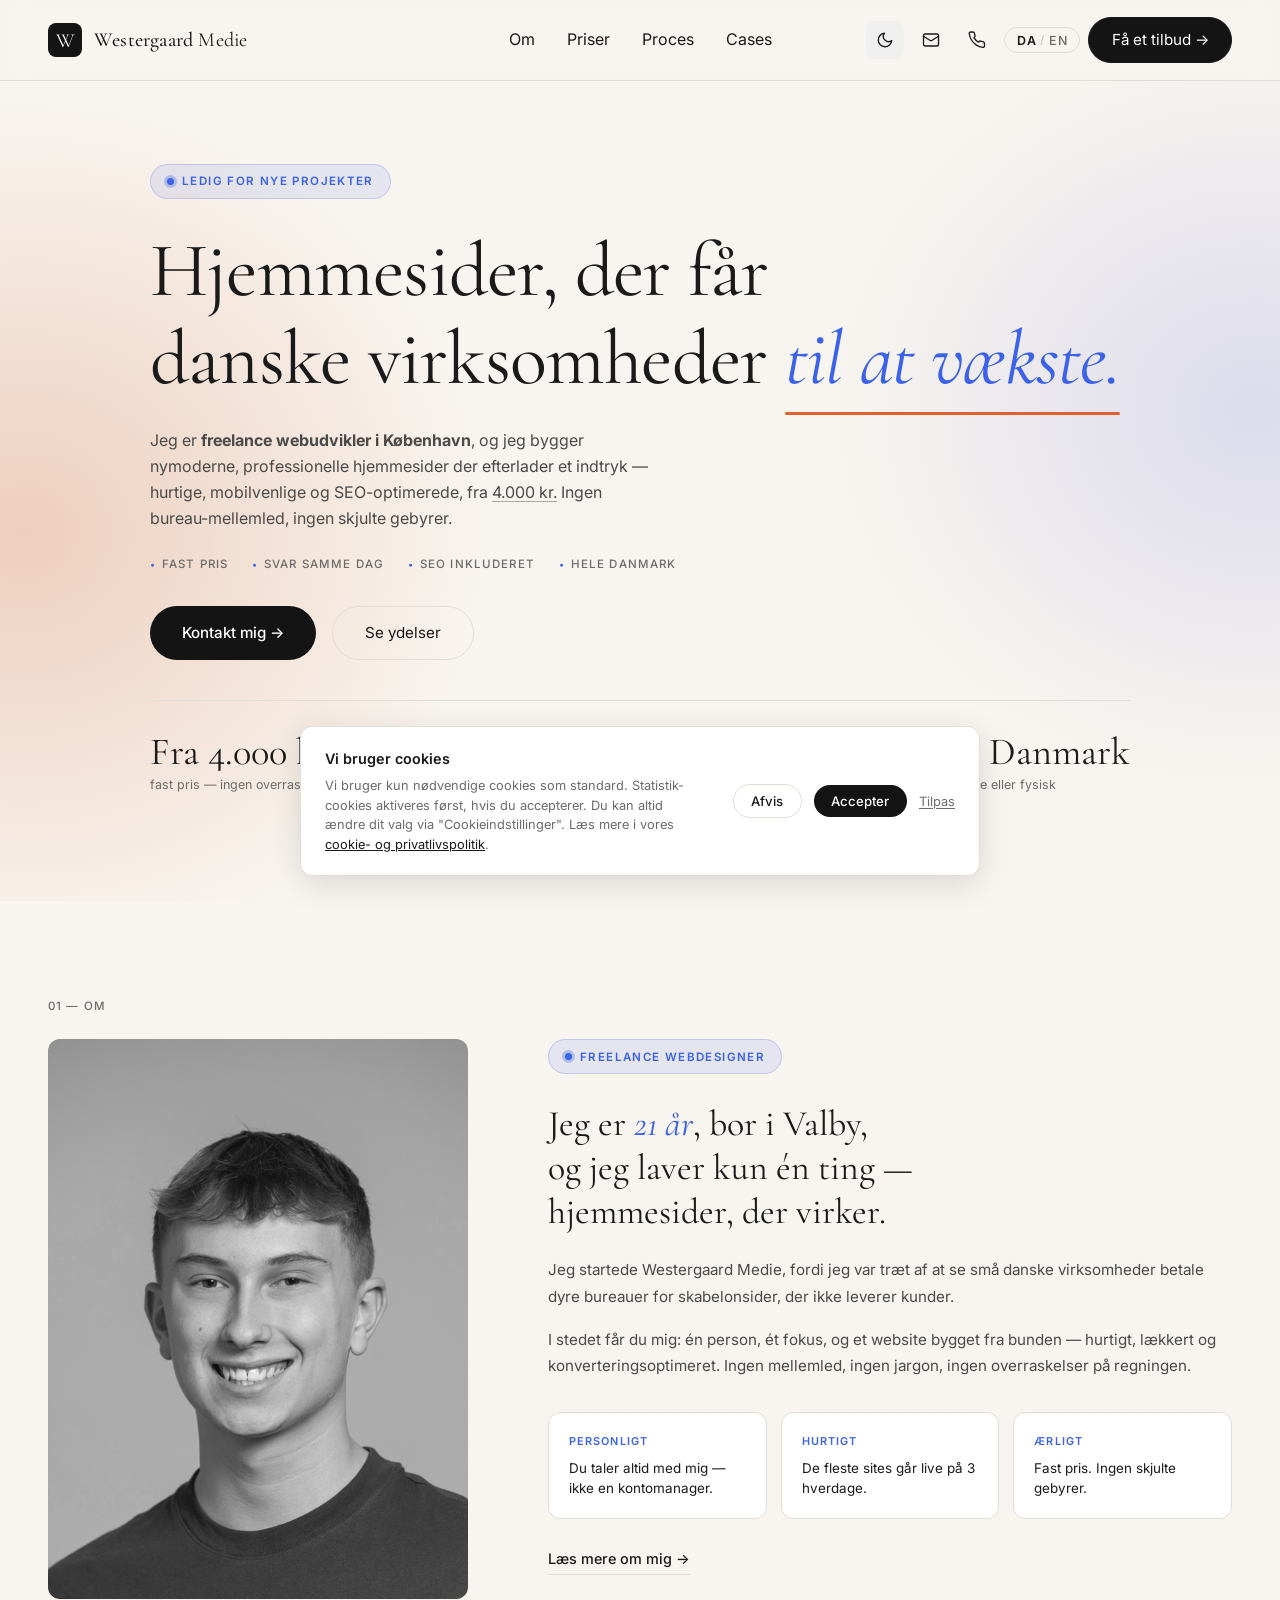
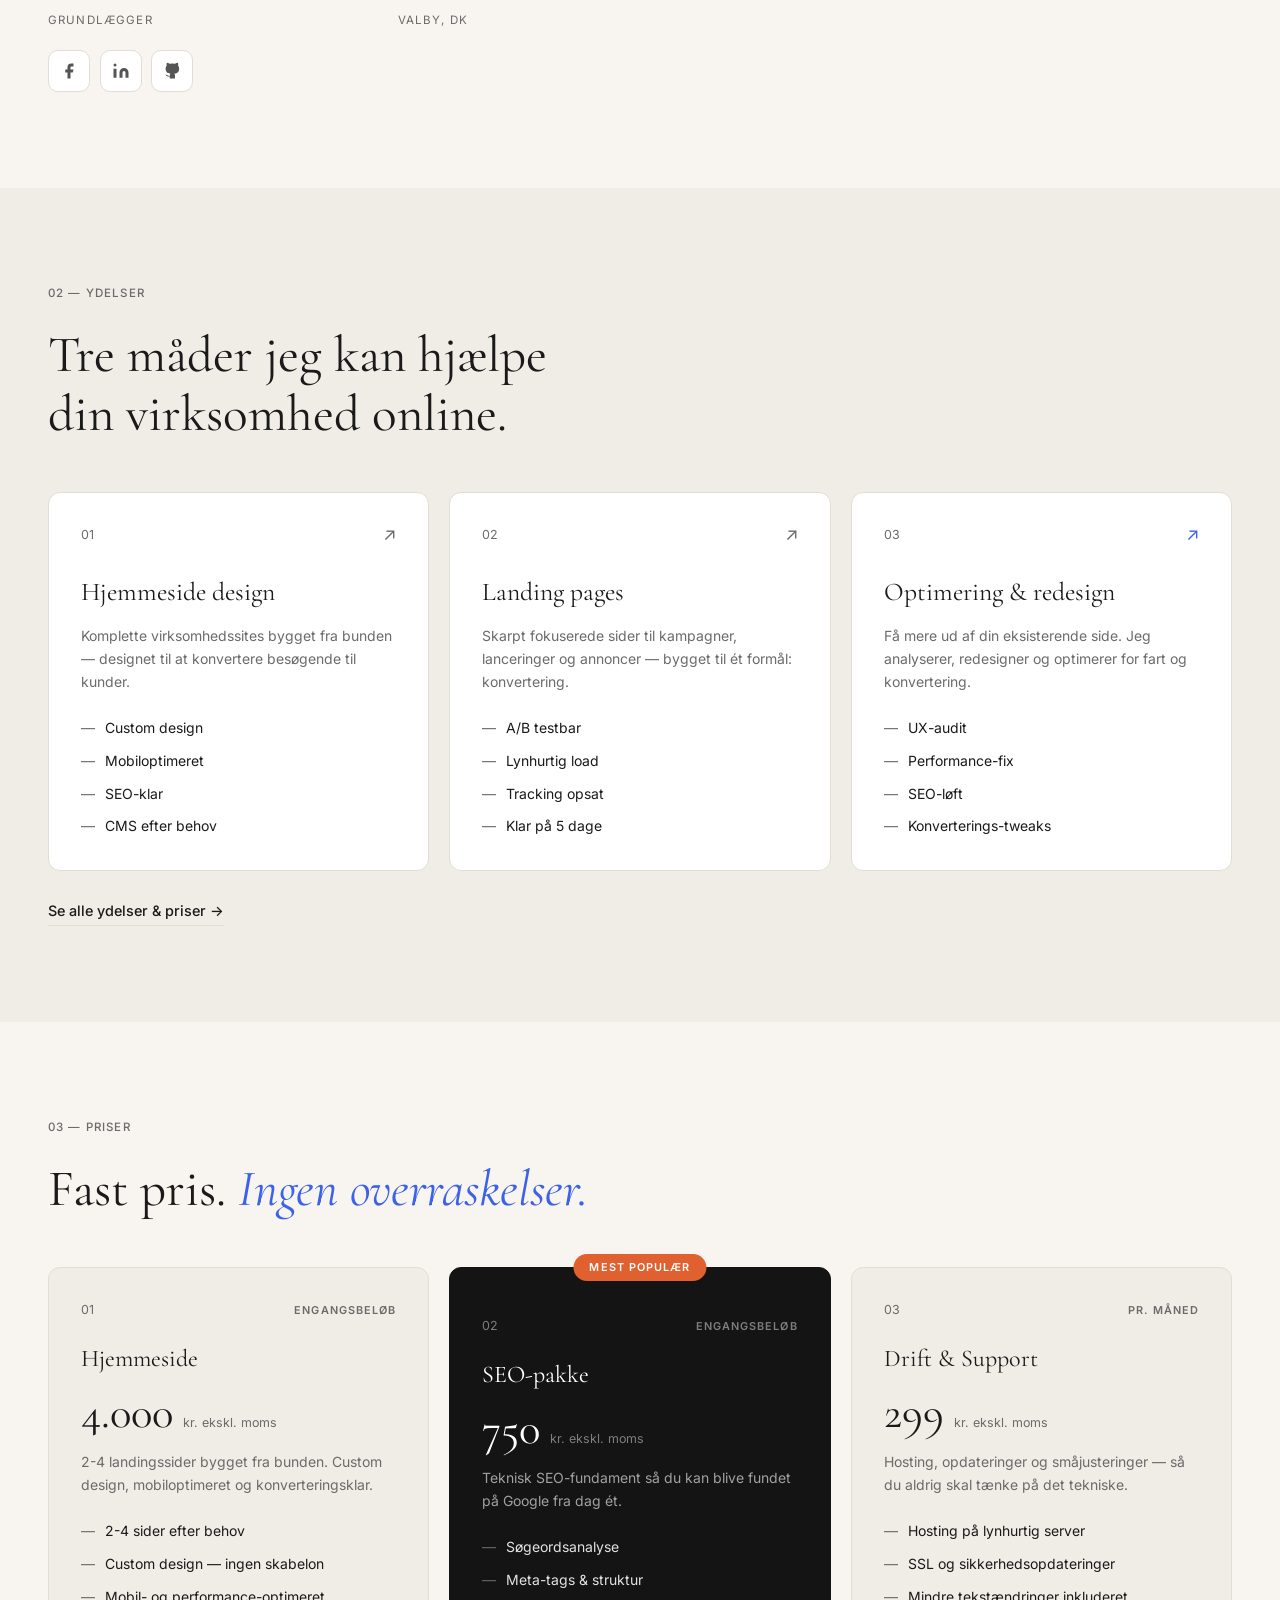
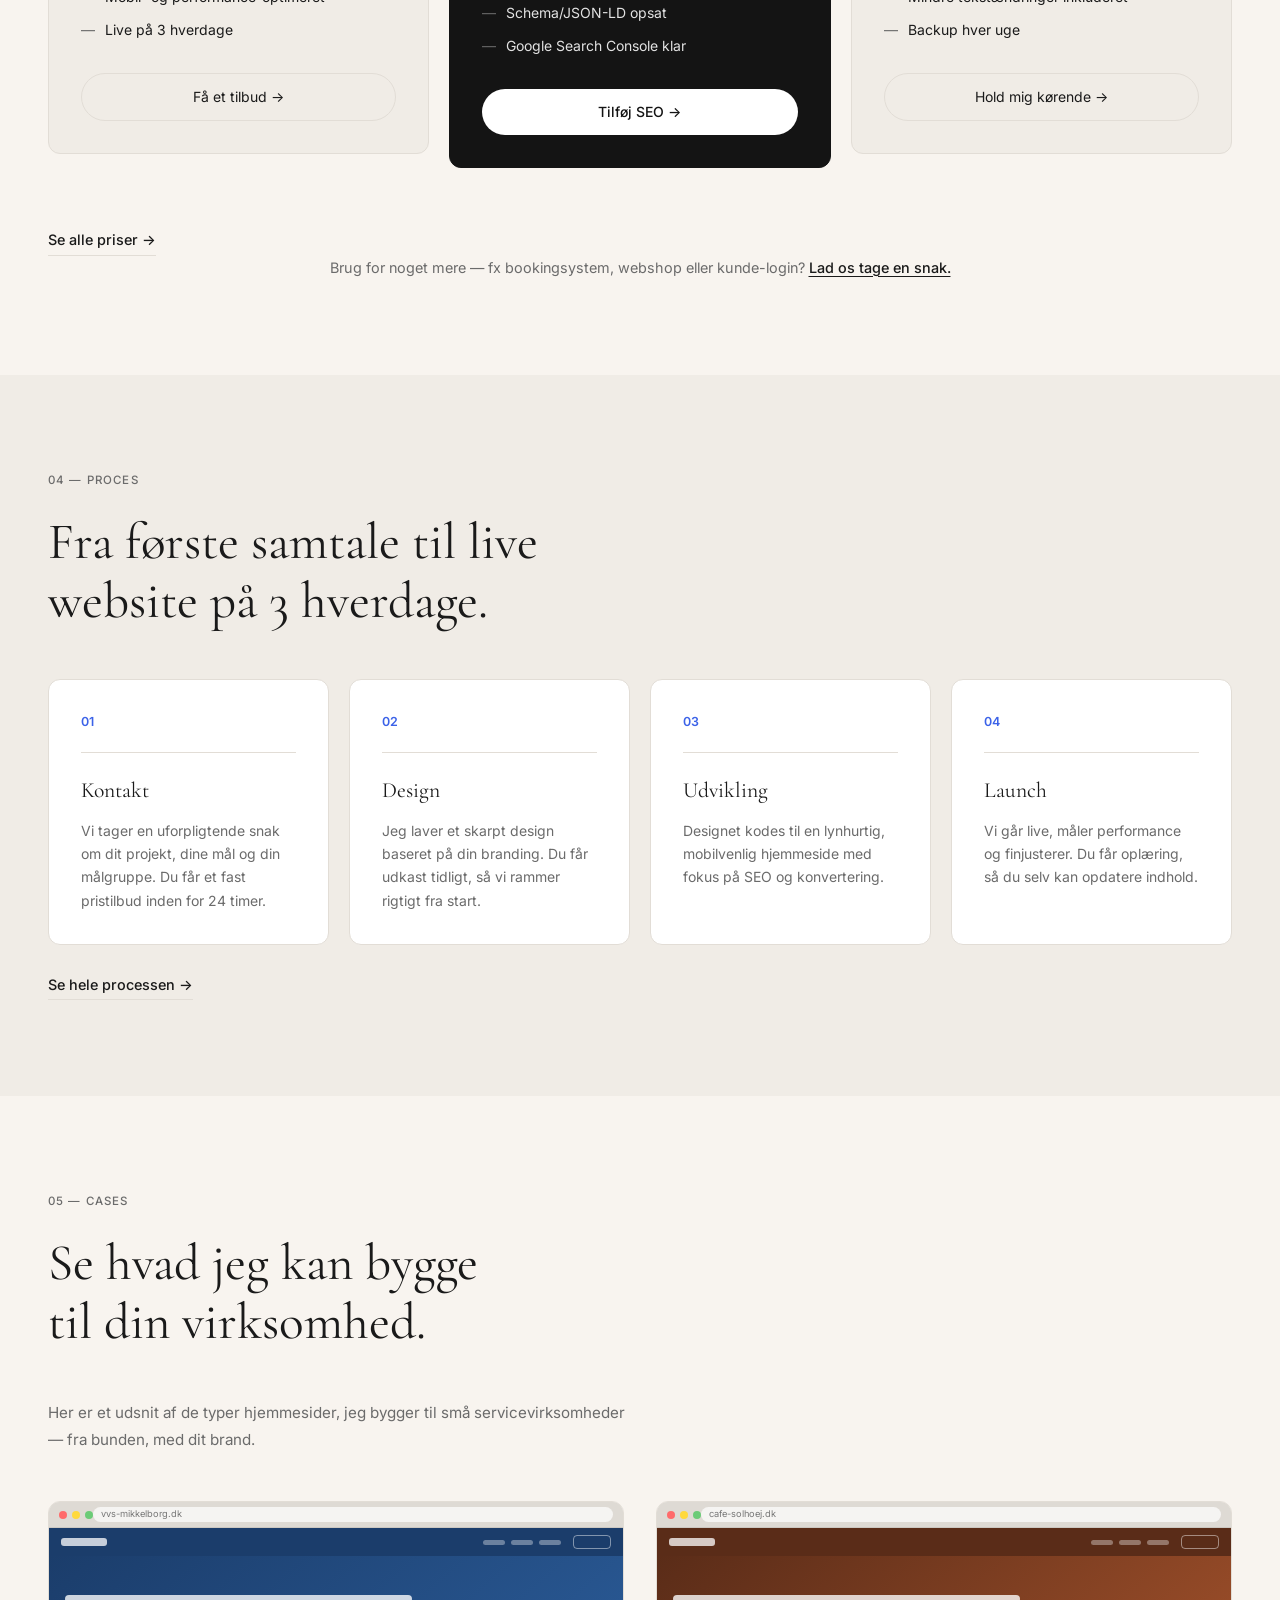
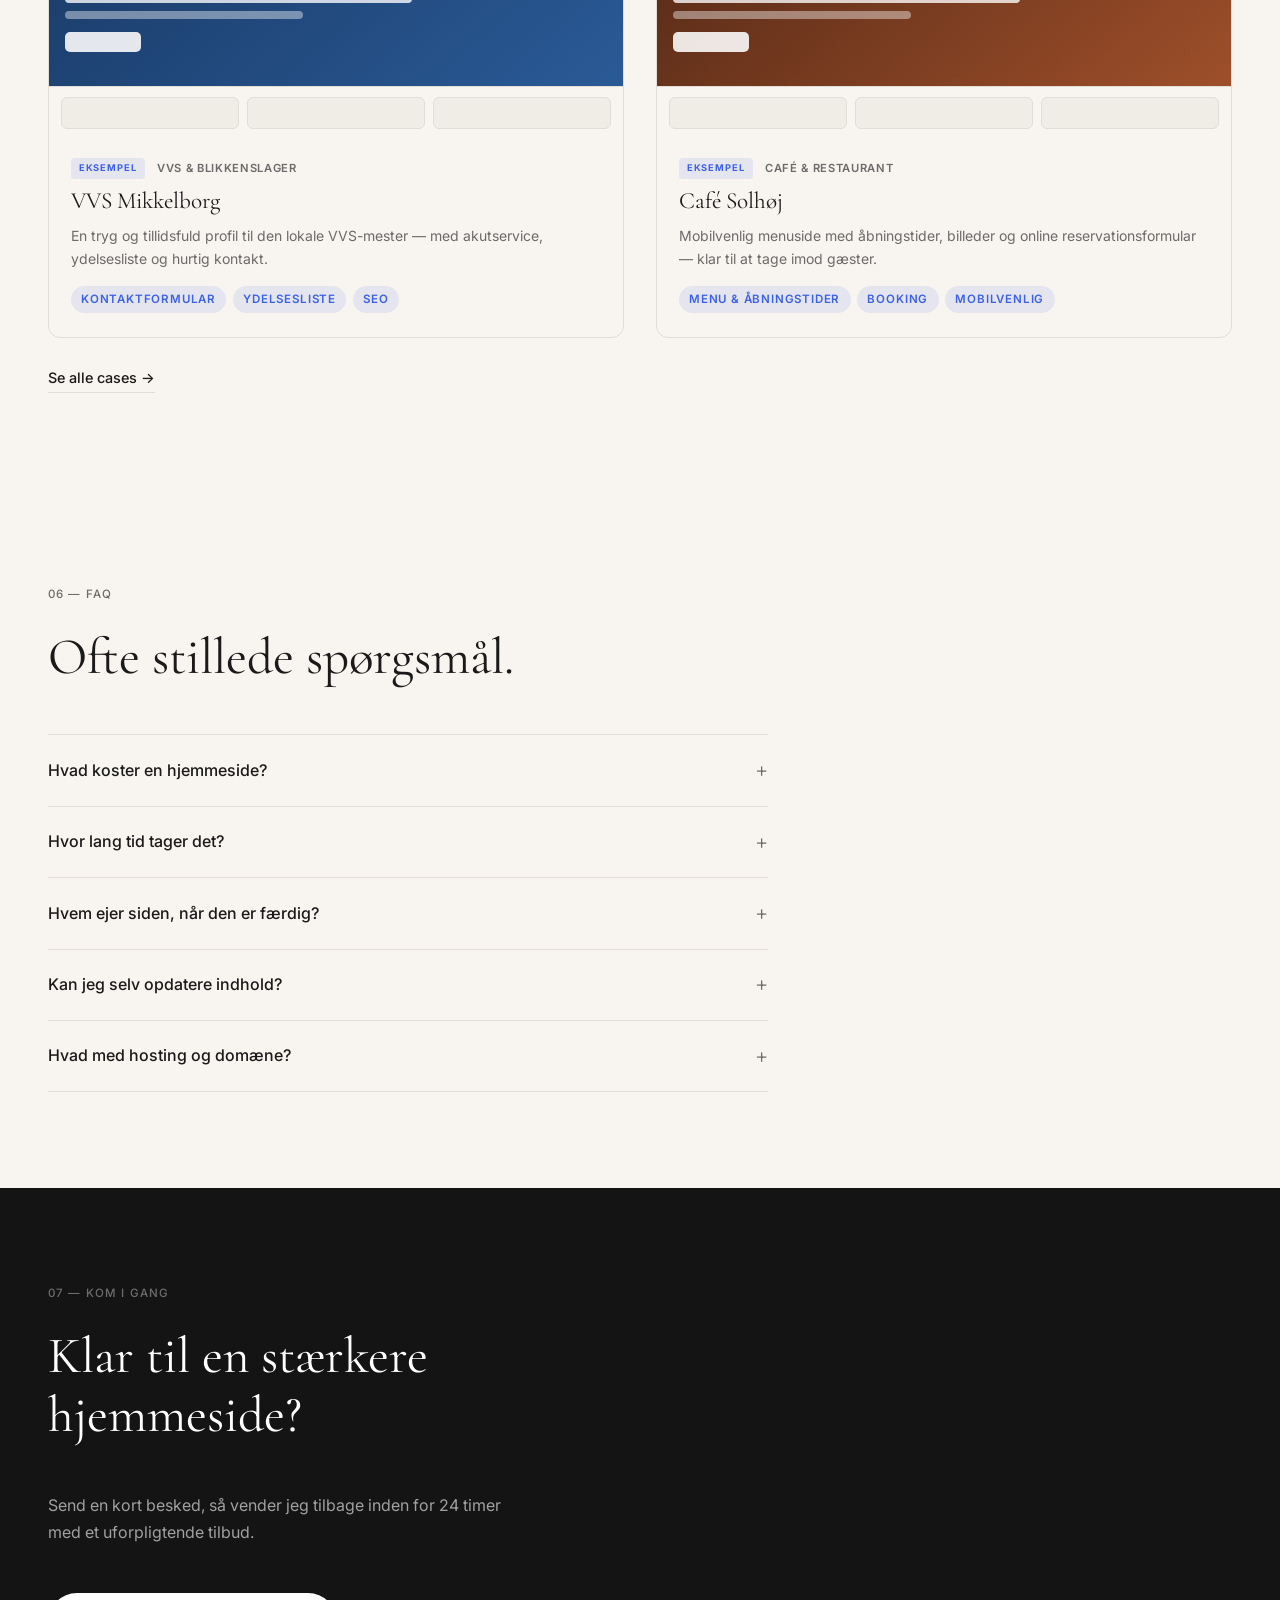
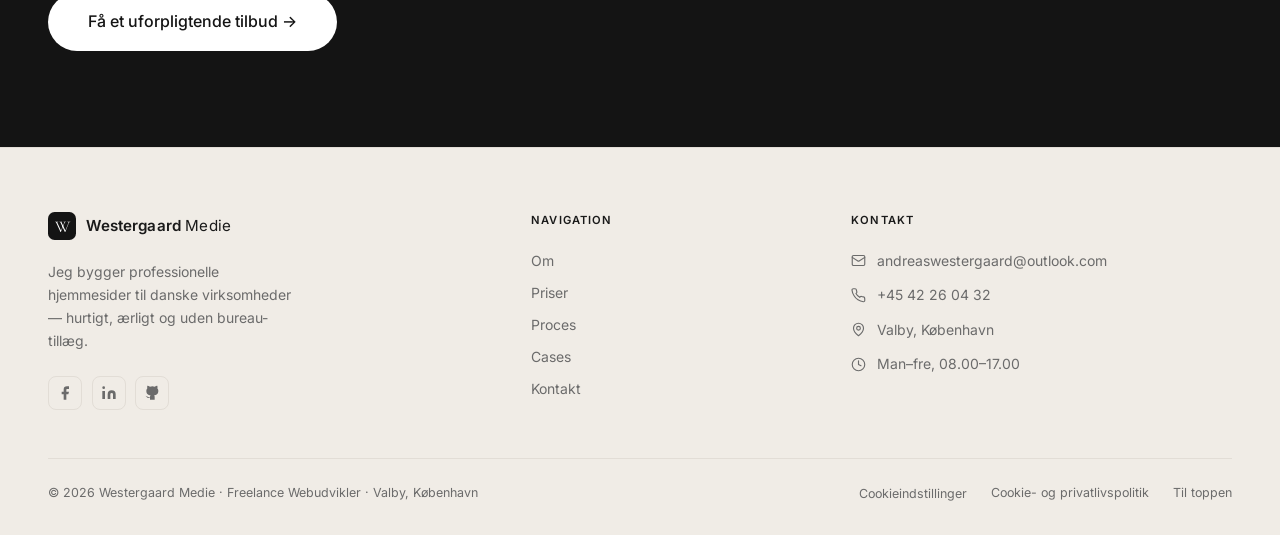
<file: index.html>
<!doctype html>
<html lang="da">
  <head>
    <meta charset="UTF-8" />
    <meta name="viewport" content="width=device-width, initial-scale=1.0" />
    <title>Westergaard Medie | Hjemmesider til danske virksomheder</title>
    <meta name="description" content="Westergaard Medie bygger simple, hurtige og konverteringsoptimerede websites til små og mellemstore virksomheder — personligt, ærligt og uden bureau-tillæg." />
    <!-- Open Graph -->
    <meta property="og:type" content="website" />
    <meta property="og:site_name" content="Westergaard Medie" />
    <meta property="og:locale" content="da_DK" />
    <meta property="og:title" content="Westergaard Medie — Freelance Webudvikler i København" />
    <meta property="og:description" content="Professionelle hjemmesider til danske virksomheder fra 4.000 kr. Hurtig, mobilvenlig og SEO-optimeret. Svar inden 24 timer." />
    <meta property="og:url" content="https://DITDOMÆNE.dk/" />
    <meta property="og:image" content="/assets/og-image.jpg" />
    <meta property="og:image:width" content="1200" />
    <meta property="og:image:height" content="630" />
    <meta property="og:image:alt" content="Westergaard Medie — Freelance Webudvikler i København" />
    <!-- Twitter Card -->
    <meta name="twitter:card" content="summary_large_image" />
    <meta name="twitter:title" content="Westergaard Medie — Freelance Webudvikler i København" />
    <meta name="twitter:description" content="Professionelle hjemmesider til danske virksomheder fra 4.000 kr. Hurtig, mobilvenlig og SEO-optimeret. Svar inden 24 timer." />
    <meta name="twitter:image" content="/assets/og-image.jpg" />
    <link rel="preconnect" href="https://fonts.googleapis.com" />
    <link rel="preconnect" href="https://fonts.gstatic.com" crossorigin />
    <link href="https://fonts.googleapis.com/css2?family=Cormorant+Garamond:ital,wght@0,300;0,400;0,500;1,300;1,400;1,500&family=Inter:wght@300;400;500;600&display=swap" rel="stylesheet" />
    <link rel="icon" type="image/svg+xml" href="favicon.svg" />
    <link rel="stylesheet" href="styles.css" />
    <!-- JSON-LD Structured Data -->
    <script type="application/ld+json">
    {
      "@context": "https://schema.org",
      "@type": "ProfessionalService",
      "name": "Westergaard Medie",
      "description": "Freelance webudvikler der bygger professionelle, hurtige og konverteringsoptimerede hjemmesider til danske virksomheder.",
      "url": "https://DITDOMÆNE.dk/",
      "telephone": "+4542260432",
      "email": "andreaswestergaard@outlook.com",
      "founder": {
        "@type": "Person",
        "name": "Andreas Westergaard"
      },
      "address": {
        "@type": "PostalAddress",
        "addressLocality": "Valby",
        "addressRegion": "København",
        "addressCountry": "DK"
      },
      "areaServed": {
        "@type": "Country",
        "name": "Denmark"
      },
      "openingHoursSpecification": [
        {
          "@type": "OpeningHoursSpecification",
          "dayOfWeek": ["Monday","Tuesday","Wednesday","Thursday","Friday"],
          "opens": "08:00",
          "closes": "17:00"
        }
      ],
      "priceRange": "fra 4.000 kr.",
      "hasOfferCatalog": {
        "@type": "OfferCatalog",
        "name": "Ydelser",
        "itemListElement": [
          {
            "@type": "Offer",
            "itemOffered": {
              "@type": "Service",
              "name": "Hjemmeside",
              "description": "Professionel hjemmeside skræddersyet til din virksomhed."
            },
            "priceSpecification": {
              "@type": "UnitPriceSpecification",
              "price": "4000",
              "priceCurrency": "DKK",
              "minPrice": "4000"
            }
          },
          {
            "@type": "Offer",
            "itemOffered": {
              "@type": "Service",
              "name": "SEO-pakke",
              "description": "Søgemaskineoptimering der hjælper din hjemmeside med at rangere højere på Google."
            },
            "priceSpecification": {
              "@type": "UnitPriceSpecification",
              "price": "750",
              "priceCurrency": "DKK",
              "minPrice": "750"
            }
          },
          {
            "@type": "Offer",
            "itemOffered": {
              "@type": "Service",
              "name": "Drift & Support",
              "description": "Månedlig vedligeholdelse, opdateringer og teknisk support."
            },
            "priceSpecification": {
              "@type": "UnitPriceSpecification",
              "price": "299",
              "priceCurrency": "DKK",
              "billingIncrement": 1,
              "unitText": "månedlig"
            }
          }
        ]
      },
      "sameAs": []
    }
    </script>
  </head>
  <body>
    <a class="skip-link" href="#main">Spring til indhold</a>

    <header class="site-header">
      <div class="container header-inner">
        <a href="#top" class="brand" aria-label="Westergaard Medie forside">
          <svg class="brand-logo" width="34" height="34" viewBox="0 0 34 34" fill="none" xmlns="http://www.w3.org/2000/svg" aria-hidden="true">
            <rect width="34" height="34" rx="8" fill="#141414"/>
            <text x="17" y="24" text-anchor="middle" font-family="Cormorant Garamond, Georgia, serif" font-size="20" font-weight="400" fill="white">W</text>
          </svg>
          <span class="brand-name"><strong>Westergaard</strong> Medie</span>
        </a>
        <nav id="main-nav" class="main-nav" aria-label="Hovedmenu">
          <a href="om.html" data-i18n="nav-om">Om</a>
          <a href="ydelser.html" data-i18n="nav-ydelser">Priser</a>
          <a href="proces.html" data-i18n="nav-proces">Proces</a>
          <a href="cases.html" data-i18n="nav-cases">Cases</a>
        </nav>
        <div class="header-right">
          <button class="header-icon-btn theme-toggle" aria-label="Skift farvetema" id="theme-toggle">
            <svg class="icon-moon" width="18" height="18" viewBox="0 0 24 24" fill="none" stroke="currentColor" stroke-width="1.8" stroke-linecap="round" stroke-linejoin="round" aria-hidden="true"><path d="M21 12.79A9 9 0 1 1 11.21 3 7 7 0 0 0 21 12.79z"/></svg>
            <svg class="icon-sun" width="18" height="18" viewBox="0 0 24 24" fill="none" stroke="currentColor" stroke-width="1.8" stroke-linecap="round" stroke-linejoin="round" aria-hidden="true" style="display:none"><circle cx="12" cy="12" r="5"/><line x1="12" y1="1" x2="12" y2="3"/><line x1="12" y1="21" x2="12" y2="23"/><line x1="4.22" y1="4.22" x2="5.64" y2="5.64"/><line x1="18.36" y1="18.36" x2="19.78" y2="19.78"/><line x1="1" y1="12" x2="3" y2="12"/><line x1="21" y1="12" x2="23" y2="12"/><line x1="4.22" y1="19.78" x2="5.64" y2="18.36"/><line x1="18.36" y1="5.64" x2="19.78" y2="4.22"/></svg>
          </button>
          <a href="mailto:andreaswestergaard@outlook.com" class="header-icon-btn" aria-label="Send mail">
            <svg width="18" height="18" viewBox="0 0 24 24" fill="none" stroke="currentColor" stroke-width="1.8" stroke-linecap="round" stroke-linejoin="round" aria-hidden="true"><rect x="2" y="4" width="20" height="16" rx="2"/><path d="m22 7-8.97 5.7a1.94 1.94 0 0 1-2.06 0L2 7"/></svg>
          </a>
          <a href="tel:+4542260432" class="header-icon-btn" aria-label="Ring op">
            <svg width="18" height="18" viewBox="0 0 24 24" fill="none" stroke="currentColor" stroke-width="1.8" stroke-linecap="round" stroke-linejoin="round" aria-hidden="true"><path d="M22 16.92v3a2 2 0 0 1-2.18 2 19.79 19.79 0 0 1-8.63-3.07A19.5 19.5 0 0 1 4.69 12a19.79 19.79 0 0 1-3.07-8.67A2 2 0 0 1 3.6 1.27h3a2 2 0 0 1 2 1.72c.127.96.361 1.903.7 2.81a2 2 0 0 1-.45 2.11L7.91 8.91a16 16 0 0 0 6 6l.91-.91a2 2 0 0 1 2.11-.45c.907.339 1.85.573 2.81.7A2 2 0 0 1 21.73 16.92z"/></svg>
          </a>
          <button class="lang-toggle" id="lang-toggle" aria-label="Skift sprog">
            <span class="lang-da">DA</span>
            <span class="lang-divider">/</span>
            <span class="lang-en">EN</span>
          </button>
          <a href="kontakt.html" class="btn-outline-pill header-cta" data-i18n="header-cta">Få et tilbud →</a>
        </div>
        <button class="menu-toggle" aria-expanded="false" aria-controls="main-nav" aria-label="Åbn menu">
          <span></span><span></span><span></span>
        </button>
      </div>
    </header>

    <main id="main">

      <!-- HERO -->
      <section id="top" class="hero">
        <div class="container hero-content">
          <span class="pill-badge">
            <span class="pill-dot" aria-hidden="true"></span>
            <span data-i18n="hero-badge">LEDIG FOR NYE PROJEKTER</span>
          </span>
          <h1 class="hero-heading" data-i18n="hero-h1">
            Hjemmesider, der får<br>
            danske virksomheder <em>til at vækste.</em>
          </h1>
          <p class="hero-sub" data-i18n="hero-sub">
            Jeg er <strong>freelance webudvikler i København</strong>, og jeg bygger nymoderne, professionelle hjemmesider
            der efterlader et indtryk — hurtige, mobilvenlige og SEO-optimerede, fra <span class="hero-sub-link">4.000 kr.</span> Ingen
            bureau-mellemled, ingen skjulte gebyrer.
          </p>
          <ul class="hero-trust">
            <li><span class="trust-dot" aria-hidden="true">•</span> <span data-i18n="trust-1">FAST PRIS</span></li>
            <li><span class="trust-dot" aria-hidden="true">•</span> <span data-i18n="trust-2">SVAR SAMME DAG</span></li>
            <li><span class="trust-dot" aria-hidden="true">•</span> <span data-i18n="trust-3">SEO INKLUDERET</span></li>
            <li><span class="trust-dot" aria-hidden="true">•</span> <span data-i18n="trust-4">HELE DANMARK</span></li>
          </ul>
          <div class="hero-actions">
            <a href="kontakt.html" class="btn-dark" data-i18n="hero-btn-primary">Kontakt mig →</a>
            <a href="#ydelser" class="btn-ghost" data-i18n="hero-btn-secondary">Se ydelser</a>
          </div>
          <div class="stats-rule"></div>
          <div class="stats-grid">
              <div class="stat">
                <span class="stat-num" data-i18n="stat-1-num">Fra 4.000 kr.</span>
                <span class="stat-label" data-i18n="stat-1-label">fast pris — ingen overraskelser</span>
              </div>
              <div class="stat">
                <span class="stat-num" data-i18n="stat-2-num">3 hverdage</span>
                <span class="stat-label" data-i18n="stat-2-label">fra idé til live hjemmeside</span>
              </div>
              <div class="stat">
                <span class="stat-num" data-i18n="stat-3-num">1 person</span>
                <span class="stat-label" data-i18n="stat-3-label">du taler altid direkte med mig</span>
              </div>
              <div class="stat">
                <span class="stat-num" data-i18n="stat-4-num">Hele Danmark</span>
                <span class="stat-label" data-i18n="stat-4-label">mødes online eller fysisk</span>
              </div>
            </div>
        </div>
      </section>

      <!-- OM -->
      <section id="om" class="section">
        <div class="container">
          <p class="section-label" data-i18n="om-label">01 — OM</p>
          <div class="om-grid">
            <div class="om-photo-col reveal">
              <img
                src="assets/andreas-portrait.jpg"
                alt="Andreas Westergaard"
                class="om-photo"
                loading="lazy"
                decoding="async"
              />
              <div class="om-photo-meta">
                <span data-i18n="om-founder">GRUNDLÆGGER</span>
                <span>VALBY, DK</span>
              </div>
              <div class="om-socials">
                <a href="https://www.facebook.com/profile.php?id=100009570580964" class="social-btn" aria-label="Facebook" rel="noopener noreferrer" target="_blank">
                  <svg width="18" height="18" viewBox="0 0 24 24" fill="currentColor" aria-hidden="true"><path d="M18 2h-3a5 5 0 0 0-5 5v3H7v4h3v8h4v-8h3l1-4h-4V7a1 1 0 0 1 1-1h3z"/></svg>
                </a>
                <a href="https://www.linkedin.com/in/andreas-boris-westergaard/" class="social-btn" aria-label="LinkedIn" rel="noopener noreferrer" target="_blank">
                  <svg width="18" height="18" viewBox="0 0 24 24" fill="currentColor" aria-hidden="true"><path d="M16 8a6 6 0 0 1 6 6v7h-4v-7a2 2 0 0 0-2-2 2 2 0 0 0-2 2v7h-4v-7a6 6 0 0 1 6-6z"/><rect x="2" y="9" width="4" height="12"/><circle cx="4" cy="4" r="2"/></svg>
                </a>
                <a href="https://github.com/andreaswestergaard-wq" class="social-btn" aria-label="GitHub" rel="noopener noreferrer" target="_blank">
                  <svg width="18" height="18" viewBox="0 0 24 24" fill="currentColor" aria-hidden="true"><path d="M9 19c-5 1.5-5-2.5-7-3m14 6v-3.87a3.37 3.37 0 0 0-.94-2.61c3.14-.35 6.44-1.54 6.44-7A5.44 5.44 0 0 0 20 4.77 5.07 5.07 0 0 0 19.91 1S18.73.65 16 2.48a13.38 13.38 0 0 0-7 0C6.27.65 5.09 1 5.09 1A5.07 5.07 0 0 0 5 4.77a5.44 5.44 0 0 0-1.5 3.78c0 5.42 3.3 6.61 6.44 7A3.37 3.37 0 0 0 9 18.13V22"/></svg>
                </a>
              </div>
            </div>
            <div class="om-copy reveal">
              <span class="pill-badge">
                <span class="pill-dot" aria-hidden="true"></span>
                <span data-i18n="om-badge">FREELANCE WEBDESIGNER</span>
              </span>
              <h2 data-i18n="om-h2">Jeg er <em>21 år</em>, bor i Valby,<br>og jeg laver kun én ting —<br>hjemmesider, der virker.</h2>
              <p data-i18n="om-p1">Jeg startede Westergaard Medie, fordi jeg var træt af at se små danske virksomheder betale dyre bureauer for skabelonsider, der ikke leverer kunder.</p>
              <p data-i18n="om-p2">I stedet får du mig: én person, ét fokus, og et website bygget fra bunden — hurtigt, lækkert og konverteringsoptimeret. Ingen mellemled, ingen jargon, ingen overraskelser på regningen.</p>
              <div class="om-cards">
                <div class="om-card">
                  <span class="om-card-label" data-i18n="om-card-1-label">PERSONLIGT</span>
                  <p data-i18n="om-card-1-p">Du taler altid med mig — ikke en kontomanager.</p>
                </div>
                <div class="om-card">
                  <span class="om-card-label" data-i18n="om-card-2-label">HURTIGT</span>
                  <p data-i18n="om-card-2-p">De fleste sites går live på 3 hverdage.</p>
                </div>
                <div class="om-card">
                  <span class="om-card-label" data-i18n="om-card-3-label">ÆRLIGT</span>
                  <p data-i18n="om-card-3-p">Fast pris. Ingen skjulte gebyrer.</p>
                </div>
              </div>
              <a href="om.html" class="section-read-more" data-i18n="om-read-more">Læs mere om mig →</a>
            </div>
          </div>
        </div>
      </section>

      <!-- YDELSER -->
      <section id="ydelser" class="section section-gray">
        <div class="container">
          <p class="section-label" data-i18n="ydelser-label">02 — YDELSER</p>
          <h2 class="section-heading" data-i18n="ydelser-h2">Tre måder jeg kan hjælpe<br>din virksomhed online.</h2>
          <div class="ydelser-grid">
            <article class="ydelse-card reveal">
              <div class="ydelse-header">
                <span class="ydelse-num">01</span>
                <span class="ydelse-arrow" aria-hidden="true">↗</span>
              </div>
              <h3 data-i18n="ydelse-1-h3">Hjemmeside design</h3>
              <p data-i18n="ydelse-1-p">Komplette virksomhedssites bygget fra bunden — designet til at konvertere besøgende til kunder.</p>
              <ul class="feature-list">
                <li data-i18n="ydelse-1-li-1">Custom design</li>
                <li data-i18n="ydelse-1-li-2">Mobiloptimeret</li>
                <li data-i18n="ydelse-1-li-3">SEO-klar</li>
                <li data-i18n="ydelse-1-li-4">CMS efter behov</li>
              </ul>
            </article>
            <article class="ydelse-card reveal">
              <div class="ydelse-header">
                <span class="ydelse-num">02</span>
                <span class="ydelse-arrow" aria-hidden="true">↗</span>
              </div>
              <h3 data-i18n="ydelse-2-h3">Landing pages</h3>
              <p data-i18n="ydelse-2-p">Skarpt fokuserede sider til kampagner, lanceringer og annoncer — bygget til ét formål: konvertering.</p>
              <ul class="feature-list">
                <li data-i18n="ydelse-2-li-1">A/B testbar</li>
                <li data-i18n="ydelse-2-li-2">Lynhurtig load</li>
                <li data-i18n="ydelse-2-li-3">Tracking opsat</li>
                <li data-i18n="ydelse-2-li-4">Klar på 5 dage</li>
              </ul>
            </article>
            <article class="ydelse-card ydelse-card--active reveal">
              <div class="ydelse-header">
                <span class="ydelse-num">03</span>
                <span class="ydelse-arrow ydelse-arrow--blue" aria-hidden="true">↗</span>
              </div>
              <h3 data-i18n="ydelse-3-h3">Optimering &amp; redesign</h3>
              <p data-i18n="ydelse-3-p">Få mere ud af din eksisterende side. Jeg analyserer, redesigner og optimerer for fart og konvertering.</p>
              <ul class="feature-list">
                <li data-i18n="ydelse-3-li-1">UX-audit</li>
                <li data-i18n="ydelse-3-li-2">Performance-fix</li>
                <li data-i18n="ydelse-3-li-3">SEO-løft</li>
                <li data-i18n="ydelse-3-li-4">Konverterings-tweaks</li>
              </ul>
            </article>
          </div>
          <a href="ydelser.html" class="section-read-more" data-i18n="ydelser-read-more">Se alle ydelser & priser →</a>
        </div>
      </section>

      <!-- PRISER -->
      <section id="priser" class="section">
        <div class="container">
          <p class="section-label" data-i18n="priser-label">03 — PRISER</p>
          <h2 class="section-heading" data-i18n="priser-h2">Fast pris. <em>Ingen overraskelser.</em></h2>
          <div class="priser-grid">
            <article class="price-card reveal">
              <div class="price-card-top">
                <span class="price-num">01</span>
                <span class="price-type" data-i18n="price-1-type">ENGANGSBELØB</span>
              </div>
              <h3 data-i18n="price-1-h3">Hjemmeside</h3>
              <p class="price-amount" data-i18n="price-1-amount">4.000 <span>kr. ekskl. moms</span></p>
              <p class="price-desc" data-i18n="price-1-desc">2-4 landingssider bygget fra bunden. Custom design, mobiloptimeret og konverteringsklar.</p>
              <ul class="feature-list">
                <li data-i18n="price-1-li-1">2-4 sider efter behov</li>
                <li data-i18n="price-1-li-2">Custom design — ingen skabelon</li>
                <li data-i18n="price-1-li-3">Mobil- og performance-optimeret</li>
                <li data-i18n="price-1-li-4">Live på 3 hverdage</li>
              </ul>
              <a href="kontakt.html" class="btn-price-outline" data-i18n="price-1-btn">Få et tilbud →</a>
            </article>
            <article class="price-card price-card--featured reveal">
              <p class="price-badge" data-i18n="price-2-badge">MEST POPULÆR</p>
              <div class="price-card-top">
                <span class="price-num">02</span>
                <span class="price-type" data-i18n="price-2-type">ENGANGSBELØB</span>
              </div>
              <h3 data-i18n="price-2-h3">SEO-pakke</h3>
              <p class="price-amount" data-i18n="price-2-amount">750 <span>kr. ekskl. moms</span></p>
              <p class="price-desc" data-i18n="price-2-desc">Teknisk SEO-fundament så du kan blive fundet på Google fra dag ét.</p>
              <ul class="feature-list">
                <li data-i18n="price-2-li-1">Søgeordsanalyse</li>
                <li data-i18n="price-2-li-2">Meta-tags &amp; struktur</li>
                <li data-i18n="price-2-li-3">Schema/JSON-LD opsat</li>
                <li data-i18n="price-2-li-4">Google Search Console klar</li>
              </ul>
              <a href="kontakt.html" class="btn-price-light" data-i18n="price-2-btn">Tilføj SEO →</a>
            </article>
            <article class="price-card reveal">
              <div class="price-card-top">
                <span class="price-num">03</span>
                <span class="price-type" data-i18n="price-3-type">PR. MÅNED</span>
              </div>
              <h3 data-i18n="price-3-h3">Drift &amp; Support</h3>
              <p class="price-amount" data-i18n="price-3-amount">299 <span>kr. ekskl. moms</span></p>
              <p class="price-desc" data-i18n="price-3-desc">Hosting, opdateringer og småjusteringer — så du aldrig skal tænke på det tekniske.</p>
              <ul class="feature-list">
                <li data-i18n="price-3-li-1">Hosting på lynhurtig server</li>
                <li data-i18n="price-3-li-2">SSL og sikkerhedsopdateringer</li>
                <li data-i18n="price-3-li-3">Mindre tekstændringer inkluderet</li>
                <li data-i18n="price-3-li-4">Backup hver uge</li>
              </ul>
              <a href="kontakt.html" class="btn-price-outline" data-i18n="price-3-btn">Hold mig kørende →</a>
            </article>
          </div>
          <a href="ydelser.html" class="section-read-more" data-i18n="priser-read-more">Se alle priser →</a>
          <p class="priser-note" data-i18n="priser-note">Brug for noget mere — fx bookingsystem, webshop eller kunde-login? <a href="kontakt.html">Lad os tage en snak.</a></p>
        </div>
      </section>

      <!-- PROCES -->
      <section id="proces" class="section section-gray">
        <div class="container">
          <p class="section-label" data-i18n="proces-label">04 — PROCES</p>
          <h2 class="section-heading" data-i18n="proces-h2">Fra første samtale til live<br>website på 3 hverdage.</h2>
          <div class="proces-grid">
            <div class="proces-card reveal">
              <span class="proces-num">01</span>
              <h3 data-i18n="proces-1-h3">Kontakt</h3>
              <p data-i18n="proces-1-p">Vi tager en uforpligtende snak om dit projekt, dine mål og din målgruppe. Du får et fast pristilbud inden for 24 timer.</p>
            </div>
            <div class="proces-card reveal">
              <span class="proces-num">02</span>
              <h3 data-i18n="proces-2-h3">Design</h3>
              <p data-i18n="proces-2-p">Jeg laver et skarpt design baseret på din branding. Du får udkast tidligt, så vi rammer rigtigt fra start.</p>
            </div>
            <div class="proces-card reveal">
              <span class="proces-num">03</span>
              <h3 data-i18n="proces-3-h3">Udvikling</h3>
              <p data-i18n="proces-3-p">Designet kodes til en lynhurtig, mobilvenlig hjemmeside med fokus på SEO og konvertering.</p>
            </div>
            <div class="proces-card reveal">
              <span class="proces-num">04</span>
              <h3 data-i18n="proces-4-h3">Launch</h3>
              <p data-i18n="proces-4-p">Vi går live, måler performance og finjusterer. Du får oplæring, så du selv kan opdatere indhold.</p>
            </div>
          </div>
          <a href="proces.html" class="section-read-more" data-i18n="proces-read-more">Se hele processen →</a>
        </div>
      </section>

      <!-- CASES -->
      <section id="cases" class="section">
        <div class="container">
          <p class="section-label" data-i18n="cases-label">05 — CASES</p>
          <h2 class="section-heading" data-i18n="cases-h2">Se hvad jeg kan bygge<br>til din virksomhed.</h2>
          <p class="demos-intro-text" data-i18n="cases-sub">Her er et udsnit af de typer hjemmesider, jeg bygger til små servicevirksomheder — fra bunden, med dit brand.</p>
          <div class="demos-grid demos-grid--2col">

            <!-- Demo: VVS Mikkelborg -->
            <article class="demo-card reveal">
              <div class="demo-preview" aria-hidden="true">
                <div class="demo-chrome">
                  <div class="demo-chrome-dots"></div>
                  <div class="demo-chrome-url">vvs-mikkelborg.dk</div>
                </div>
                <div class="demo-site" style="--da:#1b3d6b;--da-l:#2a5a96">
                  <div class="demo-site-nav">
                    <div class="dsn-logo"></div>
                    <div class="dsn-links"><div class="dsn-link"></div><div class="dsn-link"></div><div class="dsn-link"></div></div>
                    <div class="dsn-cta"></div>
                  </div>
                  <div class="demo-site-hero">
                    <div class="dsh-line dsh-line--lg"></div>
                    <div class="dsh-line dsh-line--md"></div>
                    <div class="dsh-btn"></div>
                  </div>
                  <div class="demo-site-features">
                    <div class="dsf-card"></div><div class="dsf-card"></div><div class="dsf-card"></div>
                  </div>
                </div>
              </div>
              <div class="demo-body">
                <div class="demo-top">
                  <span class="demo-badge">EKSEMPEL</span>
                  <p class="demo-industry">VVS &amp; Blikkenslager</p>
                </div>
                <h3 class="demo-title">VVS Mikkelborg</h3>
                <p class="demo-desc">En tryg og tillidsfuld profil til den lokale VVS-mester — med akutservice, ydelsesliste og hurtig kontakt.</p>
                <div class="demo-tags">
                  <span class="case-tag">Kontaktformular</span>
                  <span class="case-tag">Ydelsesliste</span>
                  <span class="case-tag">SEO</span>
                </div>
              </div>
            </article>

            <!-- Demo: Café Solhøj -->
            <article class="demo-card reveal">
              <div class="demo-preview" aria-hidden="true">
                <div class="demo-chrome">
                  <div class="demo-chrome-dots"></div>
                  <div class="demo-chrome-url">cafe-solhoej.dk</div>
                </div>
                <div class="demo-site" style="--da:#5a2c18;--da-l:#9e4f2a">
                  <div class="demo-site-nav">
                    <div class="dsn-logo"></div>
                    <div class="dsn-links"><div class="dsn-link"></div><div class="dsn-link"></div><div class="dsn-link"></div></div>
                    <div class="dsn-cta"></div>
                  </div>
                  <div class="demo-site-hero">
                    <div class="dsh-line dsh-line--lg"></div>
                    <div class="dsh-line dsh-line--md"></div>
                    <div class="dsh-btn"></div>
                  </div>
                  <div class="demo-site-features">
                    <div class="dsf-card"></div><div class="dsf-card"></div><div class="dsf-card"></div>
                  </div>
                </div>
              </div>
              <div class="demo-body">
                <div class="demo-top">
                  <span class="demo-badge">EKSEMPEL</span>
                  <p class="demo-industry">Café &amp; Restaurant</p>
                </div>
                <h3 class="demo-title">Café Solhøj</h3>
                <p class="demo-desc">Mobilvenlig menuside med åbningstider, billeder og online reservationsformular — klar til at tage imod gæster.</p>
                <div class="demo-tags">
                  <span class="case-tag">Menu &amp; åbningstider</span>
                  <span class="case-tag">Booking</span>
                  <span class="case-tag">Mobilvenlig</span>
                </div>
              </div>
            </article>

          </div>
          <a href="cases.html" class="section-read-more" data-i18n="cases-read-more">Se alle cases →</a>
        </div>
      </section>

      <!-- FAQ -->
      <section id="faq" class="section">
        <div class="container">
          <p class="section-label" data-i18n="faq-label">06 — FAQ</p>
          <h2 class="section-heading" data-i18n="faq-h2">Ofte stillede spørgsmål.</h2>
          <div class="faq-list">
            <details class="faq-item">
              <summary data-i18n="faq-1-q">Hvad koster en hjemmeside?</summary>
              <p data-i18n="faq-1-a">En standard hjemmeside starter fra 4.000 kr. ekskl. moms. Prisen afhænger af omfang og kompleksitet. Du får altid et fast tilbud inden vi går i gang — ingen overraskelser.</p>
            </details>
            <details class="faq-item">
              <summary data-i18n="faq-2-q">Hvor lang tid tager det?</summary>
              <p data-i18n="faq-2-a">De fleste projekter er færdige på 3 hverdage fra godkendt design. Landing pages kan ofte leveres hurtigere.</p>
            </details>
            <details class="faq-item">
              <summary data-i18n="faq-3-q">Hvem ejer siden, når den er færdig?</summary>
              <p data-i18n="faq-3-a">Du ejer 100% af din hjemmeside. Kode, indhold og domæne er dit — du er ikke låst til mig.</p>
            </details>
            <details class="faq-item">
              <summary data-i18n="faq-4-q">Kan jeg selv opdatere indhold?</summary>
              <p data-i18n="faq-4-a">Ja. Jeg sørger for at du kan opdatere tekst og billeder selv, og giver dig en grundig oplæring ved launch.</p>
            </details>
            <details class="faq-item">
              <summary data-i18n="faq-5-q">Hvad med hosting og domæne?</summary>
              <p data-i18n="faq-5-a">Jeg hjælper med opsætning af hosting og domæne. Drifts-pakken til 299 kr./md. dækker hosting, SSL og løbende opdateringer.</p>
            </details>
          </div>
        </div>
      </section>

      <!-- CTA -->
      <section id="cta" class="section section-dark">
        <div class="container">
          <p class="section-label section-label--light" data-i18n="cta-label">07 — KOM I GANG</p>
          <h2 class="section-heading section-heading--light" data-i18n="cta-h2">Klar til en stærkere<br>hjemmeside?</h2>
          <p class="kontakt-sub" data-i18n="cta-sub">Send en kort besked, så vender jeg tilbage inden for 24 timer med et uforpligtende tilbud.</p>
          <div class="kontakt-row">
            <a href="kontakt.html" class="btn-dark btn-dark--large btn-dark--light" data-i18n="cta-btn">
              Få et uforpligtende tilbud →
            </a>
          </div>
        </div>
      </section>

    </main>

    <footer class="site-footer">
      <div class="container footer-inner">
        <div class="footer-cols">

          <!-- Col 1: Brand + bio + socials -->
          <div class="footer-col footer-col--brand">
            <a href="#top" class="footer-brand">
              <svg width="28" height="28" viewBox="0 0 34 34" fill="none" xmlns="http://www.w3.org/2000/svg" aria-hidden="true">
                <rect width="34" height="34" rx="8" fill="#141414"/>
                <text x="17" y="24" text-anchor="middle" font-family="Cormorant Garamond, Georgia, serif" font-size="20" font-weight="400" fill="white">W</text>
              </svg>
              <span class="footer-brand-name"><strong>Westergaard</strong> Medie</span>
            </a>
            <p class="footer-bio" data-i18n="footer-bio">Jeg bygger professionelle hjemmesider til danske virksomheder — hurtigt, ærligt og uden bureau-tillæg.</p>
            <div class="footer-socials">
              <a href="https://www.facebook.com/profile.php?id=100009570580964" class="footer-social-btn" aria-label="Facebook" rel="noopener noreferrer" target="_blank">
                <svg width="16" height="16" viewBox="0 0 24 24" fill="currentColor" aria-hidden="true"><path d="M18 2h-3a5 5 0 0 0-5 5v3H7v4h3v8h4v-8h3l1-4h-4V7a1 1 0 0 1 1-1h3z"/></svg>
              </a>
              <a href="https://www.linkedin.com/in/andreas-boris-westergaard/" class="footer-social-btn" aria-label="LinkedIn" rel="noopener noreferrer" target="_blank">
                <svg width="16" height="16" viewBox="0 0 24 24" fill="currentColor" aria-hidden="true"><path d="M16 8a6 6 0 0 1 6 6v7h-4v-7a2 2 0 0 0-2-2 2 2 0 0 0-2 2v7h-4v-7a6 6 0 0 1 6-6z"/><rect x="2" y="9" width="4" height="12"/><circle cx="4" cy="4" r="2"/></svg>
              </a>
              <a href="https://github.com/andreaswestergaard-wq" class="footer-social-btn" aria-label="GitHub" rel="noopener noreferrer" target="_blank">
                <svg width="16" height="16" viewBox="0 0 24 24" fill="currentColor" aria-hidden="true"><path d="M9 19c-5 1.5-5-2.5-7-3m14 6v-3.87a3.37 3.37 0 0 0-.94-2.61c3.14-.35 6.44-1.54 6.44-7A5.44 5.44 0 0 0 20 4.77 5.07 5.07 0 0 0 19.91 1S18.73.65 16 2.48a13.38 13.38 0 0 0-7 0C6.27.65 5.09 1 5.09 1A5.07 5.07 0 0 0 5 4.77a5.44 5.44 0 0 0-1.5 3.78c0 5.42 3.3 6.61 6.44 7A3.37 3.37 0 0 0 9 18.13V22"/></svg>
              </a>
            </div>
          </div>

          <!-- Col 2: Navigation -->
          <div class="footer-col">
            <p class="footer-col-heading" data-i18n="footer-nav-heading">NAVIGATION</p>
            <nav class="footer-col-links" aria-label="Footermenu">
              <a href="om.html" data-i18n="nav-om">Om</a>
              <a href="ydelser.html" data-i18n="nav-ydelser">Priser</a>
              <a href="proces.html" data-i18n="nav-proces">Proces</a>
              <a href="cases.html" data-i18n="nav-cases">Cases</a>
              <a href="kontakt.html" data-i18n="nav-kontakt-footer">Kontakt</a>
            </nav>
          </div>

          <!-- Col 3: Contact -->
          <div class="footer-col">
            <p class="footer-col-heading" data-i18n="footer-contact-heading">KONTAKT</p>
            <ul class="footer-contact-list">
              <li>
                <svg width="15" height="15" viewBox="0 0 24 24" fill="none" stroke="currentColor" stroke-width="1.8" stroke-linecap="round" stroke-linejoin="round" aria-hidden="true"><rect x="2" y="4" width="20" height="16" rx="2"/><path d="m22 7-8.97 5.7a1.94 1.94 0 0 1-2.06 0L2 7"/></svg>
                <a href="mailto:andreaswestergaard@outlook.com">andreaswestergaard@outlook.com</a>
              </li>
              <li>
                <svg width="15" height="15" viewBox="0 0 24 24" fill="none" stroke="currentColor" stroke-width="1.8" stroke-linecap="round" stroke-linejoin="round" aria-hidden="true"><path d="M22 16.92v3a2 2 0 0 1-2.18 2 19.79 19.79 0 0 1-8.63-3.07A19.5 19.5 0 0 1 4.69 12a19.79 19.79 0 0 1-3.07-8.67A2 2 0 0 1 3.6 1.27h3a2 2 0 0 1 2 1.72c.127.96.361 1.903.7 2.81a2 2 0 0 1-.45 2.11L7.91 8.91a16 16 0 0 0 6 6l.91-.91a2 2 0 0 1 2.11-.45c.907.339 1.85.573 2.81.7A2 2 0 0 1 21.73 16.92z"/></svg>
                <a href="tel:+4542260432">+45 42 26 04 32</a>
              </li>
              <li>
                <svg width="15" height="15" viewBox="0 0 24 24" fill="none" stroke="currentColor" stroke-width="1.8" stroke-linecap="round" stroke-linejoin="round" aria-hidden="true"><path d="M20 10c0 6-8 12-8 12s-8-6-8-12a8 8 0 0 1 16 0z"/><circle cx="12" cy="10" r="3"/></svg>
                <span data-i18n="footer-location">Valby, København</span>
              </li>
              <li>
                <svg width="15" height="15" viewBox="0 0 24 24" fill="none" stroke="currentColor" stroke-width="1.8" stroke-linecap="round" stroke-linejoin="round" aria-hidden="true"><circle cx="12" cy="12" r="10"/><polyline points="12 6 12 12 16 14"/></svg>
                <span data-i18n="footer-hours">Man–fre, 08.00–17.00</span>
              </li>
            </ul>
          </div>

        </div>
        <div class="footer-divider"></div>
        <div class="footer-bottom">
          <p>© <span id="year"></span> Westergaard Medie · <span data-i18n="footer-tagline">Freelance Webudvikler · Valby, København</span></p>
          <div class="footer-bottom-links">
            <button type="button" data-open-cookie-settings data-i18n="footer-cookie">Cookieindstillinger</button>
            <a href="cookie-og-privatliv.html" data-i18n="footer-privacy">Cookie- og privatlivspolitik</a>
            <a href="#top" data-i18n="footer-top">Til toppen</a>
          </div>
        </div>
      </div>
    </footer>

    <!-- Cookie banner -->
    <section class="cookie-banner" id="cookie-banner" aria-live="polite" hidden>
      <div class="cookie-inner">
        <div class="cookie-copy">
          <h2>Vi bruger cookies</h2>
          <p>Vi bruger kun nødvendige cookies som standard. Statistik-cookies aktiveres først, hvis du accepterer. Du kan altid ændre dit valg via "Cookieindstillinger". Læs mere i vores <a href="cookie-og-privatliv.html">cookie- og privatlivspolitik</a>.</p>
        </div>
        <div class="cookie-actions">
          <button class="btn btn-ghost cookie-btn" type="button" id="cookie-reject-all">Afvis</button>
          <button class="btn btn-primary cookie-btn" type="button" id="cookie-accept-all">Accepter</button>
          <button class="cookie-settings-toggle" type="button" id="cookie-open-settings" aria-expanded="false">Tilpas</button>
        </div>
      </div>
      <form class="cookie-settings" id="cookie-settings" hidden>
        <fieldset>
          <legend>Cookiekategorier</legend>
          <label class="cookie-option">
            <span>Nødvendige cookies</span>
            <input type="checkbox" checked disabled />
          </label>
          <label class="cookie-option">
            <span>Statistik (anonymiseret måling)</span>
            <input type="checkbox" id="cookie-analytics" />
          </label>
        </fieldset>
        <div class="cookie-settings-actions">
          <button class="btn btn-primary cookie-btn" type="submit">Gem valg</button>
        </div>
      </form>
    </section>

    <button class="cookie-fab" type="button" data-open-cookie-settings hidden>Cookieindstillinger</button>

    <script src="script.js"></script>
    <script src="translations.js"></script>
  </body>
</html>
</file>
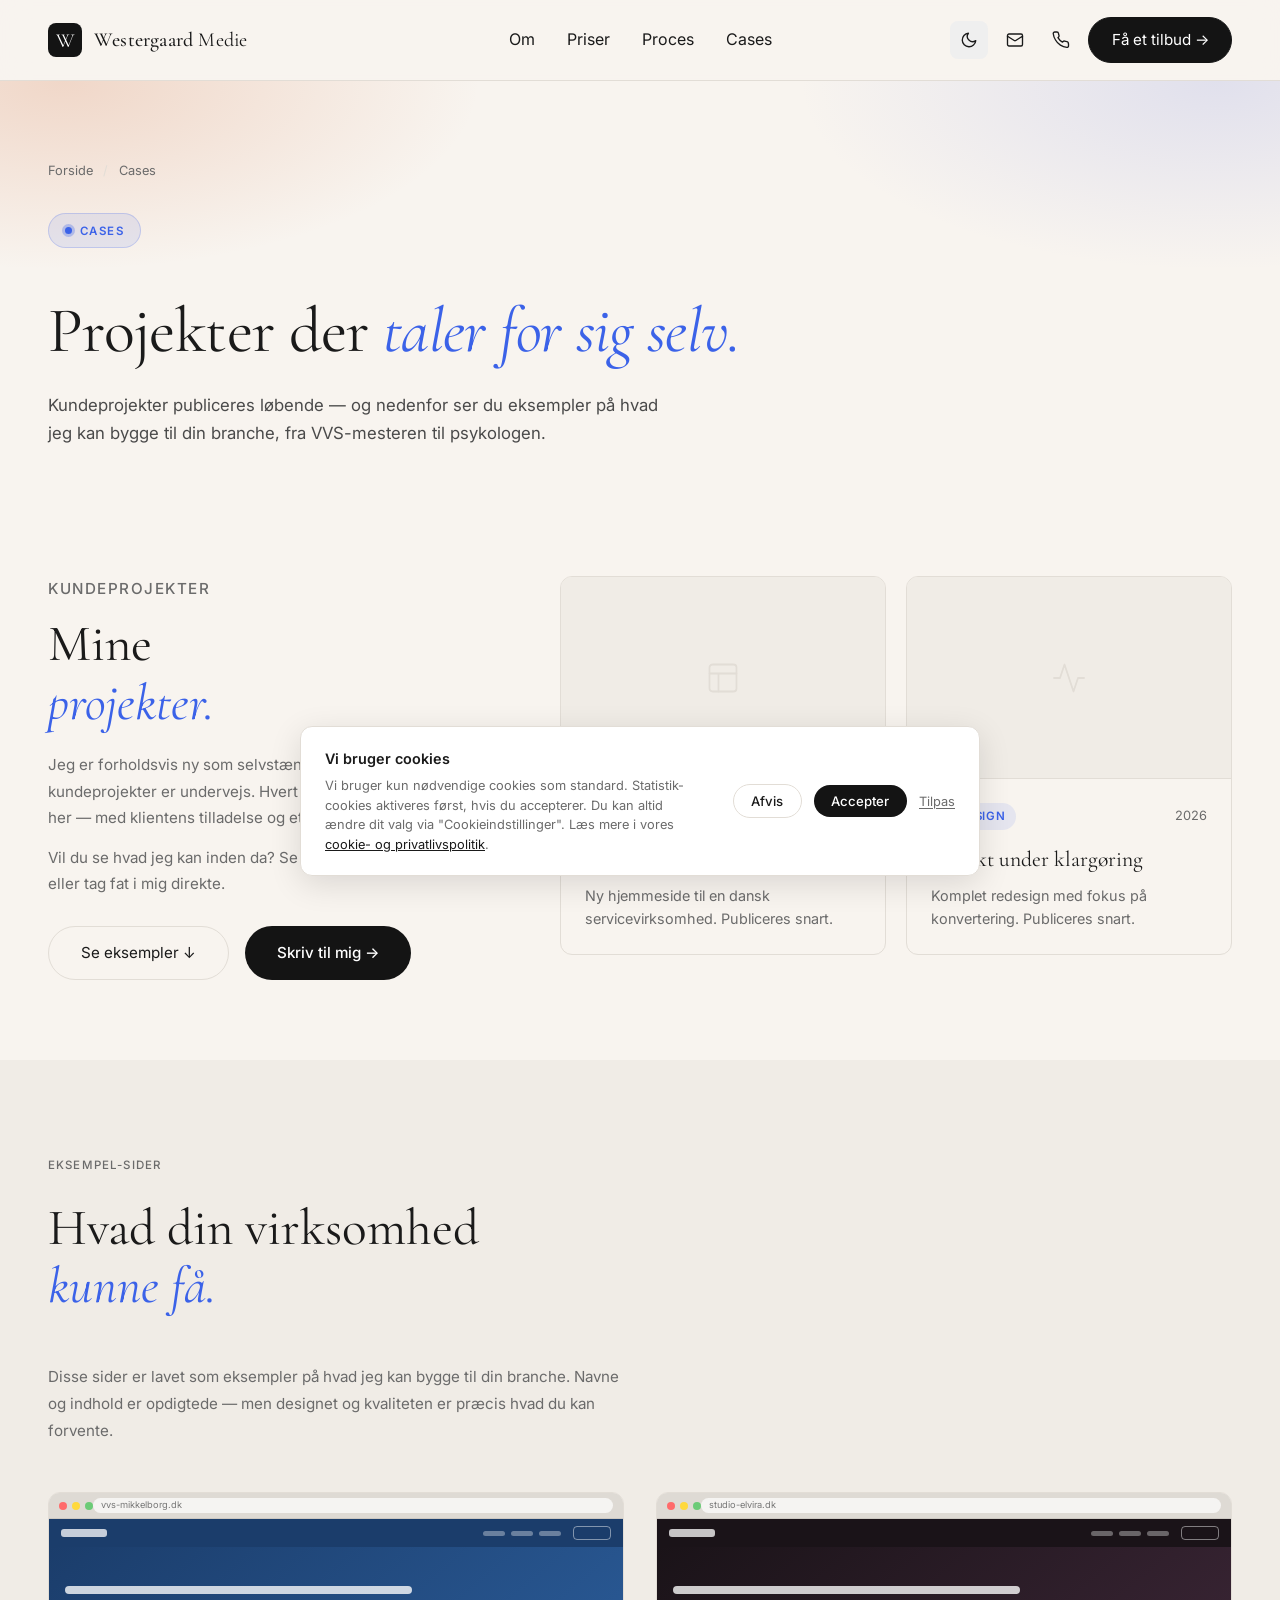
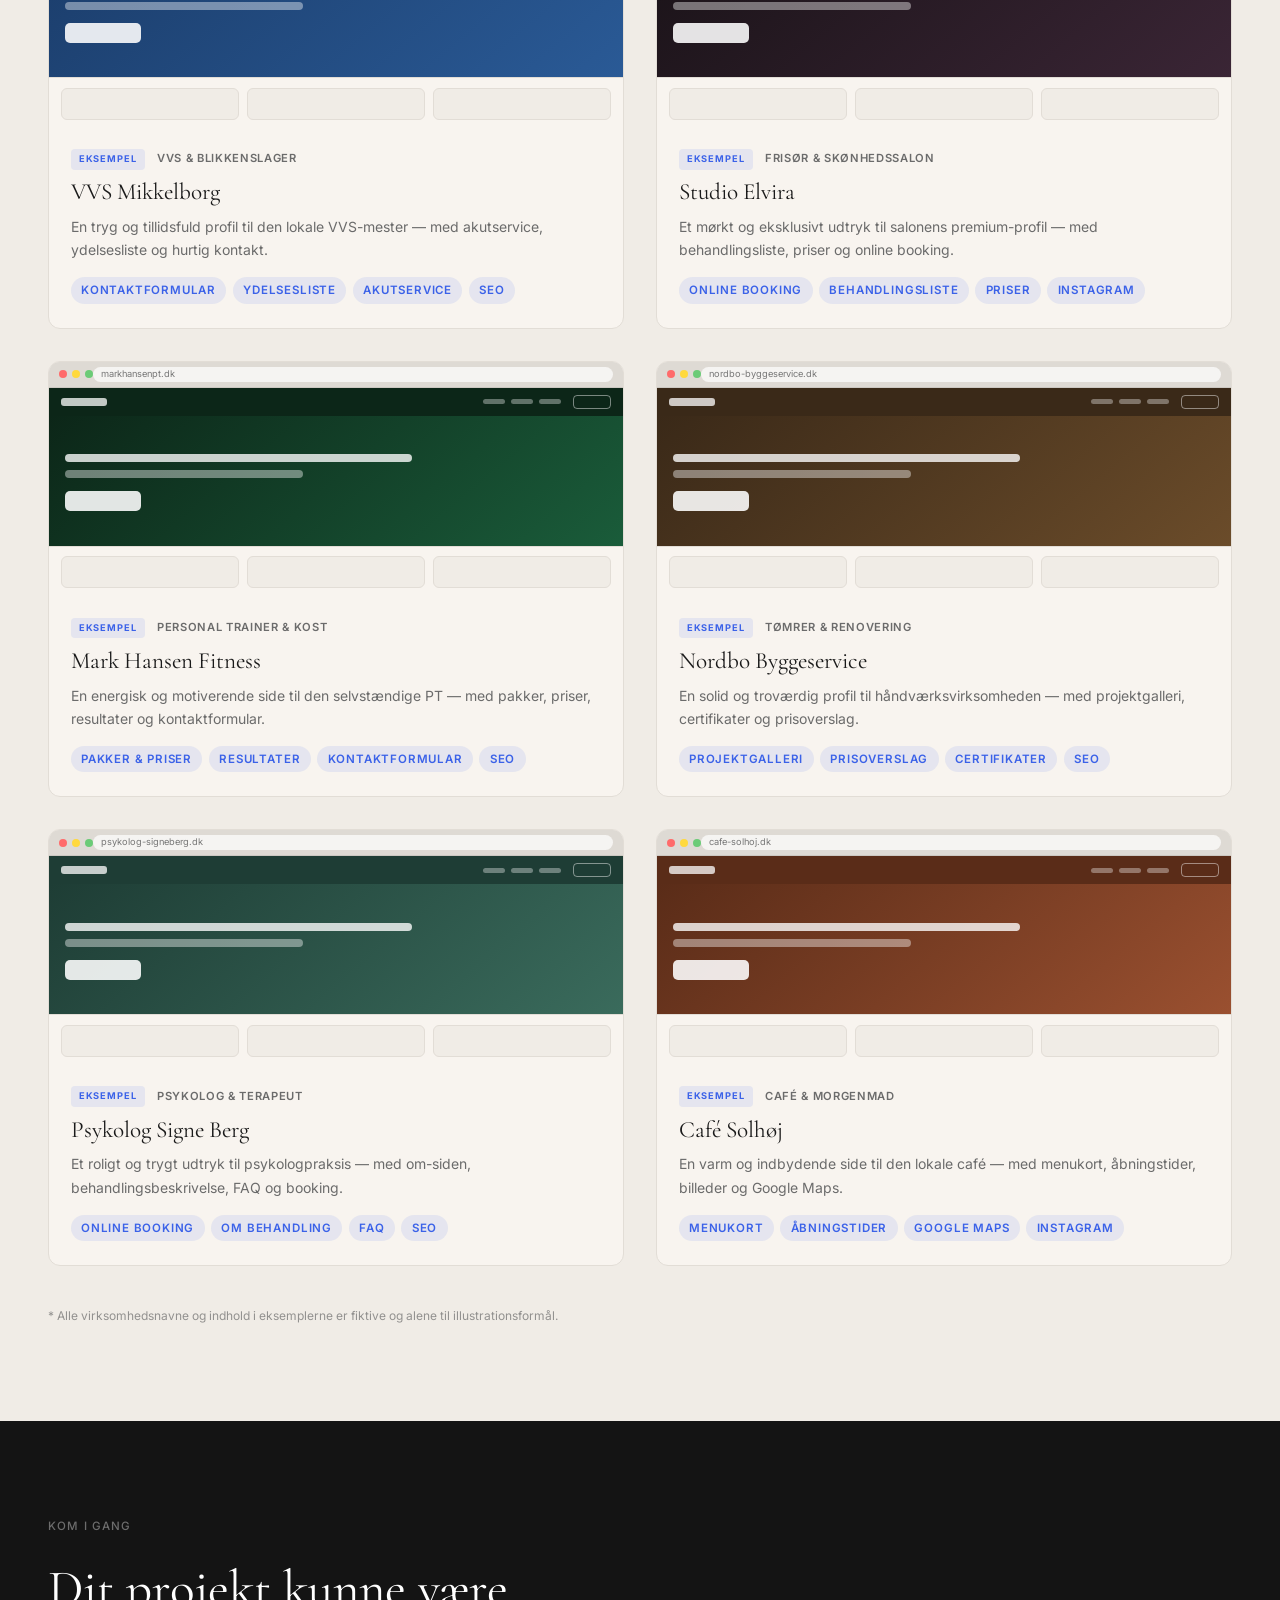
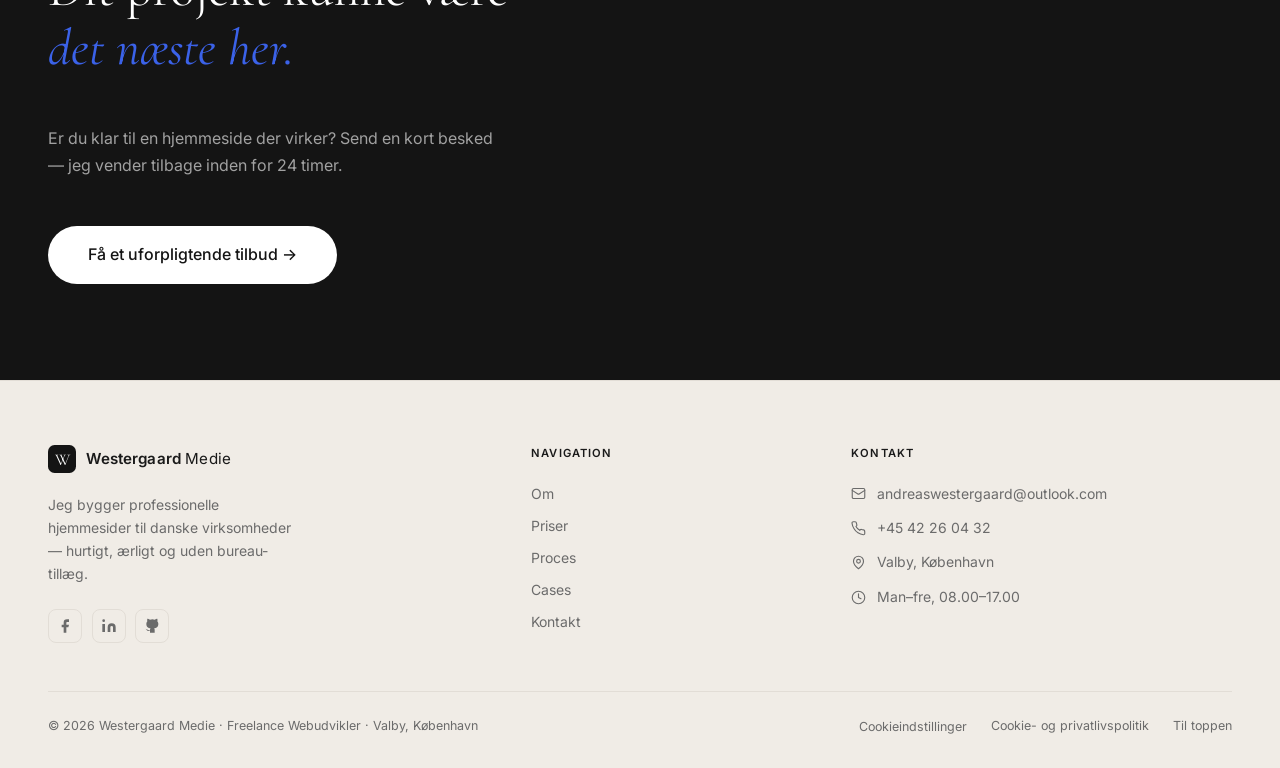
<file: cases.html>
<!doctype html>
<html lang="da">
  <head>
    <meta charset="UTF-8" />
    <meta name="viewport" content="width=device-width, initial-scale=1.0" />
    <title>Cases & Eksempler | Westergaard Medie</title>
    <meta name="description" content="Se eksempler på hjemmesider Westergaard Medie kan bygge til din branche — VVS, frisør, PT, tømrer, psykolog og café." />
    <!-- Open Graph -->
    <meta property="og:type" content="website" />
    <meta property="og:site_name" content="Westergaard Medie" />
    <meta property="og:locale" content="da_DK" />
    <meta property="og:title" content="Cases & Eksempler — Westergaard Medie" />
    <meta property="og:description" content="Se eksempler på hjemmesider Westergaard Medie kan bygge til din branche — VVS, frisør, PT, tømrer, psykolog og café." />
    <meta property="og:url" content="https://DITDOMÆNE.dk/cases.html" />
    <meta property="og:image" content="/assets/og-image.jpg" />
    <meta property="og:image:width" content="1200" />
    <meta property="og:image:height" content="630" />
    <meta property="og:image:alt" content="Westergaard Medie — Cases & Eksempler" />
    <!-- Twitter Card -->
    <meta name="twitter:card" content="summary_large_image" />
    <meta name="twitter:title" content="Cases & Eksempler — Westergaard Medie" />
    <meta name="twitter:description" content="Se eksempler på hjemmesider Westergaard Medie kan bygge til din branche." />
    <meta name="twitter:image" content="/assets/og-image.jpg" />
    <link rel="preconnect" href="https://fonts.googleapis.com" />
    <link rel="preconnect" href="https://fonts.gstatic.com" crossorigin />
    <link href="https://fonts.googleapis.com/css2?family=Cormorant+Garamond:ital,wght@0,300;0,400;0,500;1,300;1,400;1,500&family=Inter:wght@300;400;500;600&display=swap" rel="stylesheet" />
    <link rel="icon" type="image/svg+xml" href="favicon.svg" />
    <link rel="stylesheet" href="styles.css" />
  </head>
  <body>
    <a class="skip-link" href="#main">Spring til indhold</a>

    <header class="site-header">
      <div class="container header-inner">
        <a href="index.html" class="brand" aria-label="Westergaard Medie forside">
          <svg class="brand-logo" width="34" height="34" viewBox="0 0 34 34" fill="none" xmlns="http://www.w3.org/2000/svg" aria-hidden="true">
            <rect width="34" height="34" rx="8" fill="#141414"/>
            <text x="17" y="24" text-anchor="middle" font-family="Cormorant Garamond, Georgia, serif" font-size="20" font-weight="400" fill="white">W</text>
          </svg>
          <span class="brand-name"><strong>Westergaard</strong> Medie</span>
        </a>
        <nav id="main-nav" class="main-nav" aria-label="Hovedmenu">
          <a href="om.html" data-i18n="nav-om">Om</a>
          <a href="ydelser.html" data-i18n="nav-ydelser">Priser</a>
          <a href="proces.html" data-i18n="nav-proces">Proces</a>
          <a href="cases.html" aria-current="page" data-i18n="nav-cases">Cases</a>
        </nav>
        <div class="header-right">
          <button class="header-icon-btn theme-toggle" aria-label="Skift farvetema" id="theme-toggle">
            <svg class="icon-moon" width="18" height="18" viewBox="0 0 24 24" fill="none" stroke="currentColor" stroke-width="1.8" stroke-linecap="round" stroke-linejoin="round" aria-hidden="true"><path d="M21 12.79A9 9 0 1 1 11.21 3 7 7 0 0 0 21 12.79z"/></svg>
            <svg class="icon-sun" width="18" height="18" viewBox="0 0 24 24" fill="none" stroke="currentColor" stroke-width="1.8" stroke-linecap="round" stroke-linejoin="round" aria-hidden="true" style="display:none"><circle cx="12" cy="12" r="5"/><line x1="12" y1="1" x2="12" y2="3"/><line x1="12" y1="21" x2="12" y2="23"/><line x1="4.22" y1="4.22" x2="5.64" y2="5.64"/><line x1="18.36" y1="18.36" x2="19.78" y2="19.78"/><line x1="1" y1="12" x2="3" y2="12"/><line x1="21" y1="12" x2="23" y2="12"/><line x1="4.22" y1="19.78" x2="5.64" y2="18.36"/><line x1="18.36" y1="5.64" x2="19.78" y2="4.22"/></svg>
          </button>
          <a href="mailto:andreaswestergaard@outlook.com" class="header-icon-btn" aria-label="Send mail">
            <svg width="18" height="18" viewBox="0 0 24 24" fill="none" stroke="currentColor" stroke-width="1.8" stroke-linecap="round" stroke-linejoin="round" aria-hidden="true"><rect x="2" y="4" width="20" height="16" rx="2"/><path d="m22 7-8.97 5.7a1.94 1.94 0 0 1-2.06 0L2 7"/></svg>
          </a>
          <a href="tel:+4542260432" class="header-icon-btn" aria-label="Ring op">
            <svg width="18" height="18" viewBox="0 0 24 24" fill="none" stroke="currentColor" stroke-width="1.8" stroke-linecap="round" stroke-linejoin="round" aria-hidden="true"><path d="M22 16.92v3a2 2 0 0 1-2.18 2 19.79 19.79 0 0 1-8.63-3.07A19.5 19.5 0 0 1 4.69 12a19.79 19.79 0 0 1-3.07-8.67A2 2 0 0 1 3.6 1.27h3a2 2 0 0 1 2 1.72c.127.96.361 1.903.7 2.81a2 2 0 0 1-.45 2.11L7.91 8.91a16 16 0 0 0 6 6l.91-.91a2 2 0 0 1 2.11-.45c.907.339 1.85.573 2.81.7A2 2 0 0 1 21.73 16.92z"/></svg>
          </a>
          <a href="kontakt.html" class="btn-outline-pill header-cta" data-i18n="header-cta">Få et tilbud →</a>
        </div>
        <button class="menu-toggle" aria-expanded="false" aria-controls="main-nav" aria-label="Åbn menu">
          <span></span><span></span><span></span>
        </button>
      </div>
    </header>

    <main id="main" class="cases-page">

      <!-- HERO -->
      <section class="kontakt-hero">
        <div class="container">
          <p class="breadcrumb"><a href="index.html">Forside</a> <span aria-hidden="true">/</span> Cases</p>
          <span class="pill-badge">
            <span class="pill-dot" aria-hidden="true"></span>
            CASES
          </span>
          <h1 class="kontakt-heading">Projekter der <em>taler for sig selv.</em></h1>
          <p class="kontakt-lead">
            Kundeprojekter publiceres løbende — og nedenfor ser du eksempler på hvad jeg kan bygge til din branche, fra VVS-mesteren til psykologen.
          </p>
        </div>
      </section>

      <!-- KUNDEPROJEKTER -->
      <section class="section cases-kundeprojekter">
        <div class="container">
          <div class="cases-kp-grid">

            <div class="cases-kp-intro reveal">
              <p class="section-label">KUNDEPROJEKTER</p>
              <h2 class="section-heading">Mine<br><em>projekter.</em></h2>
              <p>Jeg er forholdsvis ny som selvstændig, og de første kundeprojekter er undervejs. Hvert afsluttet projekt publiceres her — med klientens tilladelse og et kig bag om processen.</p>
              <p>Vil du se hvad jeg kan inden da? Se eksemplerne nedenfor, eller tag fat i mig direkte.</p>
              <div class="cases-kp-actions">
                <a href="#eksempler" class="btn-ghost">Se eksempler ↓</a>
                <a href="kontakt.html" class="btn-dark">Skriv til mig →</a>
              </div>
            </div>

            <div class="cases-kp-cards">
              <article class="case-card case-card--placeholder reveal">
                <div class="case-card-img">
                  <div class="case-placeholder-inner">
                    <svg width="36" height="36" viewBox="0 0 24 24" fill="none" stroke="currentColor" stroke-width="1.2" stroke-linecap="round" stroke-linejoin="round" aria-hidden="true"><rect x="3" y="3" width="18" height="18" rx="2"/><path d="M3 9h18M9 21V9"/></svg>
                  </div>
                </div>
                <div class="case-card-body">
                  <div class="case-card-meta">
                    <span class="case-tag">Hjemmeside</span>
                    <span class="case-year">2026</span>
                  </div>
                  <h3>Projekt under klargøring</h3>
                  <p>Ny hjemmeside til en dansk servicevirksomhed. Publiceres snart.</p>
                </div>
              </article>

              <article class="case-card case-card--placeholder reveal">
                <div class="case-card-img">
                  <div class="case-placeholder-inner">
                    <svg width="36" height="36" viewBox="0 0 24 24" fill="none" stroke="currentColor" stroke-width="1.2" stroke-linecap="round" stroke-linejoin="round" aria-hidden="true"><polyline points="22 12 18 12 15 21 9 3 6 12 2 12"/></svg>
                  </div>
                </div>
                <div class="case-card-body">
                  <div class="case-card-meta">
                    <span class="case-tag">Redesign</span>
                    <span class="case-year">2026</span>
                  </div>
                  <h3>Projekt under klargøring</h3>
                  <p>Komplet redesign med fokus på konvertering. Publiceres snart.</p>
                </div>
              </article>
            </div>

          </div>
        </div>
      </section>

      <!-- EKSEMPEL-SIDER -->
      <section class="section section-gray demos-section" id="eksempler">
        <div class="container">
          <p class="section-label">EKSEMPEL-SIDER</p>
          <h2 class="section-heading">Hvad din virksomhed<br><em>kunne få.</em></h2>
          <p class="demos-intro-text">Disse sider er lavet som eksempler på hvad jeg kan bygge til din branche. Navne og indhold er opdigtede — men designet og kvaliteten er præcis hvad du kan forvente.</p>

          <div class="demos-grid">

            <!-- 1: VVS -->
            <article class="demo-card reveal">
              <div class="demo-preview" aria-hidden="true">
                <div class="demo-chrome">
                  <div class="demo-chrome-dots"></div>
                  <div class="demo-chrome-url">vvs-mikkelborg.dk</div>
                </div>
                <div class="demo-site" style="--da:#1b3d6b;--da-l:#2a5a96">
                  <div class="demo-site-nav">
                    <div class="dsn-logo"></div>
                    <div class="dsn-links"><div class="dsn-link"></div><div class="dsn-link"></div><div class="dsn-link"></div></div>
                    <div class="dsn-cta"></div>
                  </div>
                  <div class="demo-site-hero">
                    <div class="dsh-line dsh-line--lg"></div>
                    <div class="dsh-line dsh-line--md"></div>
                    <div class="dsh-btn"></div>
                  </div>
                  <div class="demo-site-features">
                    <div class="dsf-card"></div><div class="dsf-card"></div><div class="dsf-card"></div>
                  </div>
                </div>
              </div>
              <div class="demo-body">
                <div class="demo-top">
                  <span class="demo-badge">EKSEMPEL</span>
                  <p class="demo-industry">VVS & Blikkenslager</p>
                </div>
                <h3 class="demo-title">VVS Mikkelborg</h3>
                <p class="demo-desc">En tryg og tillidsfuld profil til den lokale VVS-mester — med akutservice, ydelsesliste og hurtig kontakt.</p>
                <div class="demo-tags">
                  <span class="case-tag">Kontaktformular</span>
                  <span class="case-tag">Ydelsesliste</span>
                  <span class="case-tag">Akutservice</span>
                  <span class="case-tag">SEO</span>
                </div>
              </div>
            </article>

            <!-- 2: Frisør -->
            <article class="demo-card reveal">
              <div class="demo-preview" aria-hidden="true">
                <div class="demo-chrome">
                  <div class="demo-chrome-dots"></div>
                  <div class="demo-chrome-url">studio-elvira.dk</div>
                </div>
                <div class="demo-site" style="--da:#1a1318;--da-l:#3a2535">
                  <div class="demo-site-nav">
                    <div class="dsn-logo"></div>
                    <div class="dsn-links"><div class="dsn-link"></div><div class="dsn-link"></div><div class="dsn-link"></div></div>
                    <div class="dsn-cta"></div>
                  </div>
                  <div class="demo-site-hero">
                    <div class="dsh-line dsh-line--lg"></div>
                    <div class="dsh-line dsh-line--md"></div>
                    <div class="dsh-btn"></div>
                  </div>
                  <div class="demo-site-features">
                    <div class="dsf-card"></div><div class="dsf-card"></div><div class="dsf-card"></div>
                  </div>
                </div>
              </div>
              <div class="demo-body">
                <div class="demo-top">
                  <span class="demo-badge">EKSEMPEL</span>
                  <p class="demo-industry">Frisør & Skønhedssalon</p>
                </div>
                <h3 class="demo-title">Studio Elvira</h3>
                <p class="demo-desc">Et mørkt og eksklusivt udtryk til salonens premium-profil — med behandlingsliste, priser og online booking.</p>
                <div class="demo-tags">
                  <span class="case-tag">Online booking</span>
                  <span class="case-tag">Behandlingsliste</span>
                  <span class="case-tag">Priser</span>
                  <span class="case-tag">Instagram</span>
                </div>
              </div>
            </article>

            <!-- 3: Personal Trainer -->
            <article class="demo-card reveal">
              <div class="demo-preview" aria-hidden="true">
                <div class="demo-chrome">
                  <div class="demo-chrome-dots"></div>
                  <div class="demo-chrome-url">markhansenpt.dk</div>
                </div>
                <div class="demo-site" style="--da:#0c2618;--da-l:#1a5c3a">
                  <div class="demo-site-nav">
                    <div class="dsn-logo"></div>
                    <div class="dsn-links"><div class="dsn-link"></div><div class="dsn-link"></div><div class="dsn-link"></div></div>
                    <div class="dsn-cta"></div>
                  </div>
                  <div class="demo-site-hero">
                    <div class="dsh-line dsh-line--lg"></div>
                    <div class="dsh-line dsh-line--md"></div>
                    <div class="dsh-btn"></div>
                  </div>
                  <div class="demo-site-features">
                    <div class="dsf-card"></div><div class="dsf-card"></div><div class="dsf-card"></div>
                  </div>
                </div>
              </div>
              <div class="demo-body">
                <div class="demo-top">
                  <span class="demo-badge">EKSEMPEL</span>
                  <p class="demo-industry">Personal Trainer & Kost</p>
                </div>
                <h3 class="demo-title">Mark Hansen Fitness</h3>
                <p class="demo-desc">En energisk og motiverende side til den selvstændige PT — med pakker, priser, resultater og kontaktformular.</p>
                <div class="demo-tags">
                  <span class="case-tag">Pakker & priser</span>
                  <span class="case-tag">Resultater</span>
                  <span class="case-tag">Kontaktformular</span>
                  <span class="case-tag">SEO</span>
                </div>
              </div>
            </article>

            <!-- 4: Tømrer -->
            <article class="demo-card reveal">
              <div class="demo-preview" aria-hidden="true">
                <div class="demo-chrome">
                  <div class="demo-chrome-dots"></div>
                  <div class="demo-chrome-url">nordbo-byggeservice.dk</div>
                </div>
                <div class="demo-site" style="--da:#3a2918;--da-l:#6b4c2a">
                  <div class="demo-site-nav">
                    <div class="dsn-logo"></div>
                    <div class="dsn-links"><div class="dsn-link"></div><div class="dsn-link"></div><div class="dsn-link"></div></div>
                    <div class="dsn-cta"></div>
                  </div>
                  <div class="demo-site-hero">
                    <div class="dsh-line dsh-line--lg"></div>
                    <div class="dsh-line dsh-line--md"></div>
                    <div class="dsh-btn"></div>
                  </div>
                  <div class="demo-site-features">
                    <div class="dsf-card"></div><div class="dsf-card"></div><div class="dsf-card"></div>
                  </div>
                </div>
              </div>
              <div class="demo-body">
                <div class="demo-top">
                  <span class="demo-badge">EKSEMPEL</span>
                  <p class="demo-industry">Tømrer & Renovering</p>
                </div>
                <h3 class="demo-title">Nordbo Byggeservice</h3>
                <p class="demo-desc">En solid og troværdig profil til håndværksvirksomheden — med projektgalleri, certifikater og prisoverslag.</p>
                <div class="demo-tags">
                  <span class="case-tag">Projektgalleri</span>
                  <span class="case-tag">Prisoverslag</span>
                  <span class="case-tag">Certifikater</span>
                  <span class="case-tag">SEO</span>
                </div>
              </div>
            </article>

            <!-- 5: Psykolog -->
            <article class="demo-card reveal">
              <div class="demo-preview" aria-hidden="true">
                <div class="demo-chrome">
                  <div class="demo-chrome-dots"></div>
                  <div class="demo-chrome-url">psykolog-signeberg.dk</div>
                </div>
                <div class="demo-site" style="--da:#1e3d35;--da-l:#3a6b5c">
                  <div class="demo-site-nav">
                    <div class="dsn-logo"></div>
                    <div class="dsn-links"><div class="dsn-link"></div><div class="dsn-link"></div><div class="dsn-link"></div></div>
                    <div class="dsn-cta"></div>
                  </div>
                  <div class="demo-site-hero">
                    <div class="dsh-line dsh-line--lg"></div>
                    <div class="dsh-line dsh-line--md"></div>
                    <div class="dsh-btn"></div>
                  </div>
                  <div class="demo-site-features">
                    <div class="dsf-card"></div><div class="dsf-card"></div><div class="dsf-card"></div>
                  </div>
                </div>
              </div>
              <div class="demo-body">
                <div class="demo-top">
                  <span class="demo-badge">EKSEMPEL</span>
                  <p class="demo-industry">Psykolog & Terapeut</p>
                </div>
                <h3 class="demo-title">Psykolog Signe Berg</h3>
                <p class="demo-desc">Et roligt og trygt udtryk til psykologpraksis — med om-siden, behandlingsbeskrivelse, FAQ og booking.</p>
                <div class="demo-tags">
                  <span class="case-tag">Online booking</span>
                  <span class="case-tag">Om behandling</span>
                  <span class="case-tag">FAQ</span>
                  <span class="case-tag">SEO</span>
                </div>
              </div>
            </article>

            <!-- 6: Café -->
            <article class="demo-card reveal">
              <div class="demo-preview" aria-hidden="true">
                <div class="demo-chrome">
                  <div class="demo-chrome-dots"></div>
                  <div class="demo-chrome-url">cafe-solhoj.dk</div>
                </div>
                <div class="demo-site" style="--da:#5a2c18;--da-l:#9a5030">
                  <div class="demo-site-nav">
                    <div class="dsn-logo"></div>
                    <div class="dsn-links"><div class="dsn-link"></div><div class="dsn-link"></div><div class="dsn-link"></div></div>
                    <div class="dsn-cta"></div>
                  </div>
                  <div class="demo-site-hero">
                    <div class="dsh-line dsh-line--lg"></div>
                    <div class="dsh-line dsh-line--md"></div>
                    <div class="dsh-btn"></div>
                  </div>
                  <div class="demo-site-features">
                    <div class="dsf-card"></div><div class="dsf-card"></div><div class="dsf-card"></div>
                  </div>
                </div>
              </div>
              <div class="demo-body">
                <div class="demo-top">
                  <span class="demo-badge">EKSEMPEL</span>
                  <p class="demo-industry">Café & Morgenmad</p>
                </div>
                <h3 class="demo-title">Café Solhøj</h3>
                <p class="demo-desc">En varm og indbydende side til den lokale café — med menukort, åbningstider, billeder og Google Maps.</p>
                <div class="demo-tags">
                  <span class="case-tag">Menukort</span>
                  <span class="case-tag">Åbningstider</span>
                  <span class="case-tag">Google Maps</span>
                  <span class="case-tag">Instagram</span>
                </div>
              </div>
            </article>

          </div><!-- /.demos-grid -->

          <p class="demos-disclaimer">* Alle virksomhedsnavne og indhold i eksemplerne er fiktive og alene til illustrationsformål.</p>

        </div>
      </section>

      <!-- CTA -->
      <section class="cases-cta section section-dark">
        <div class="container">
          <p class="section-label section-label--light">KOM I GANG</p>
          <h2 class="section-heading section-heading--light">Dit projekt kunne være<br><em>det næste her.</em></h2>
          <p class="kontakt-sub">Er du klar til en hjemmeside der virker? Send en kort besked — jeg vender tilbage inden for 24 timer.</p>
          <div class="kontakt-row">
            <a href="kontakt.html" class="btn-dark btn-dark--large btn-dark--light">Få et uforpligtende tilbud →</a>
          </div>
        </div>
      </section>

    </main>

    <footer class="site-footer">
      <div class="container footer-inner">
        <div class="footer-cols">
          <div class="footer-col footer-col--brand">
            <a href="index.html" class="footer-brand">
              <svg width="28" height="28" viewBox="0 0 34 34" fill="none" xmlns="http://www.w3.org/2000/svg" aria-hidden="true">
                <rect width="34" height="34" rx="8" fill="#141414"/>
                <text x="17" y="24" text-anchor="middle" font-family="Cormorant Garamond, Georgia, serif" font-size="20" font-weight="400" fill="white">W</text>
              </svg>
              <span class="footer-brand-name"><strong>Westergaard</strong> Medie</span>
            </a>
            <p class="footer-bio" data-i18n="footer-bio">Jeg bygger professionelle hjemmesider til danske virksomheder — hurtigt, ærligt og uden bureau-tillæg.</p>
            <div class="footer-socials">
              <a href="https://www.facebook.com/profile.php?id=100009570580964" class="footer-social-btn" aria-label="Facebook" rel="noopener noreferrer" target="_blank">
                <svg width="16" height="16" viewBox="0 0 24 24" fill="currentColor" aria-hidden="true"><path d="M18 2h-3a5 5 0 0 0-5 5v3H7v4h3v8h4v-8h3l1-4h-4V7a1 1 0 0 1 1-1h3z"/></svg>
              </a>
              <a href="https://www.linkedin.com/in/andreas-boris-westergaard/" class="footer-social-btn" aria-label="LinkedIn" rel="noopener noreferrer" target="_blank">
                <svg width="16" height="16" viewBox="0 0 24 24" fill="currentColor" aria-hidden="true"><path d="M16 8a6 6 0 0 1 6 6v7h-4v-7a2 2 0 0 0-2-2 2 2 0 0 0-2 2v7h-4v-7a6 6 0 0 1 6-6z"/><rect x="2" y="9" width="4" height="12"/><circle cx="4" cy="4" r="2"/></svg>
              </a>
              <a href="https://github.com/andreaswestergaard-wq" class="footer-social-btn" aria-label="GitHub" rel="noopener noreferrer" target="_blank">
                <svg width="16" height="16" viewBox="0 0 24 24" fill="currentColor" aria-hidden="true"><path d="M9 19c-5 1.5-5-2.5-7-3m14 6v-3.87a3.37 3.37 0 0 0-.94-2.61c3.14-.35 6.44-1.54 6.44-7A5.44 5.44 0 0 0 20 4.77 5.07 5.07 0 0 0 19.91 1S18.73.65 16 2.48a13.38 13.38 0 0 0-7 0C6.27.65 5.09 1 5.09 1A5.07 5.07 0 0 0 5 4.77a5.44 5.44 0 0 0-1.5 3.78c0 5.42 3.3 6.61 6.44 7A3.37 3.37 0 0 0 9 18.13V22"/></svg>
              </a>
            </div>
          </div>
          <div class="footer-col">
            <p class="footer-col-heading" data-i18n="footer-nav-heading">NAVIGATION</p>
            <nav class="footer-col-links" aria-label="Footermenu">
              <a href="om.html" data-i18n="nav-om">Om</a>
              <a href="ydelser.html" data-i18n="nav-ydelser">Priser</a>
              <a href="proces.html" data-i18n="nav-proces">Proces</a>
              <a href="cases.html" data-i18n="nav-cases">Cases</a>
              <a href="kontakt.html" data-i18n="nav-kontakt-footer">Kontakt</a>
            </nav>
          </div>
          <div class="footer-col">
            <p class="footer-col-heading" data-i18n="footer-contact-heading">KONTAKT</p>
            <ul class="footer-contact-list">
              <li>
                <svg width="15" height="15" viewBox="0 0 24 24" fill="none" stroke="currentColor" stroke-width="1.8" stroke-linecap="round" stroke-linejoin="round" aria-hidden="true"><rect x="2" y="4" width="20" height="16" rx="2"/><path d="m22 7-8.97 5.7a1.94 1.94 0 0 1-2.06 0L2 7"/></svg>
                <a href="mailto:andreaswestergaard@outlook.com">andreaswestergaard@outlook.com</a>
              </li>
              <li>
                <svg width="15" height="15" viewBox="0 0 24 24" fill="none" stroke="currentColor" stroke-width="1.8" stroke-linecap="round" stroke-linejoin="round" aria-hidden="true"><path d="M22 16.92v3a2 2 0 0 1-2.18 2 19.79 19.79 0 0 1-8.63-3.07A19.5 19.5 0 0 1 4.69 12a19.79 19.79 0 0 1-3.07-8.67A2 2 0 0 1 3.6 1.27h3a2 2 0 0 1 2 1.72c.127.96.361 1.903.7 2.81a2 2 0 0 1-.45 2.11L7.91 8.91a16 16 0 0 0 6 6l.91-.91a2 2 0 0 1 2.11-.45c.907.339 1.85.573 2.81.7A2 2 0 0 1 21.73 16.92z"/></svg>
                <a href="tel:+4542260432">+45 42 26 04 32</a>
              </li>
              <li>
                <svg width="15" height="15" viewBox="0 0 24 24" fill="none" stroke="currentColor" stroke-width="1.8" stroke-linecap="round" stroke-linejoin="round" aria-hidden="true"><path d="M20 10c0 6-8 12-8 12s-8-6-8-12a8 8 0 0 1 16 0z"/><circle cx="12" cy="10" r="3"/></svg>
                <span data-i18n="footer-location">Valby, København</span>
              </li>
              <li>
                <svg width="15" height="15" viewBox="0 0 24 24" fill="none" stroke="currentColor" stroke-width="1.8" stroke-linecap="round" stroke-linejoin="round" aria-hidden="true"><circle cx="12" cy="12" r="10"/><polyline points="12 6 12 12 16 14"/></svg>
                <span data-i18n="footer-hours">Man–fre, 08.00–17.00</span>
              </li>
            </ul>
          </div>
        </div>
        <div class="footer-divider"></div>
        <div class="footer-bottom">
          <p>© <span id="year"></span> Westergaard Medie · <span data-i18n="footer-tagline">Freelance Webudvikler · Valby, København</span></p>
          <div class="footer-bottom-links">
            <button type="button" data-open-cookie-settings data-i18n="footer-cookie">Cookieindstillinger</button>
            <a href="cookie-og-privatliv.html" data-i18n="footer-privacy">Cookie- og privatlivspolitik</a>
            <a href="index.html#top" data-i18n="footer-top">Til toppen</a>
          </div>
        </div>
      </div>
    </footer>

    <section class="cookie-banner" id="cookie-banner" aria-live="polite" hidden>
      <div class="cookie-inner">
        <div class="cookie-copy">
          <h2>Vi bruger cookies</h2>
          <p>Vi bruger kun nødvendige cookies som standard. Statistik-cookies aktiveres først, hvis du accepterer. Du kan altid ændre dit valg via "Cookieindstillinger". Læs mere i vores <a href="cookie-og-privatliv.html">cookie- og privatlivspolitik</a>.</p>
        </div>
        <div class="cookie-actions">
          <button class="btn btn-ghost cookie-btn" type="button" id="cookie-reject-all">Afvis</button>
          <button class="btn btn-primary cookie-btn" type="button" id="cookie-accept-all">Accepter</button>
          <button class="cookie-settings-toggle" type="button" id="cookie-open-settings" aria-expanded="false">Tilpas</button>
        </div>
      </div>
      <form class="cookie-settings" id="cookie-settings" hidden>
        <fieldset>
          <legend>Cookiekategorier</legend>
          <label class="cookie-option">
            <span>Nødvendige cookies</span>
            <input type="checkbox" checked disabled />
          </label>
          <label class="cookie-option">
            <span>Statistik (anonymiseret måling)</span>
            <input type="checkbox" id="cookie-analytics" />
          </label>
        </fieldset>
        <div class="cookie-settings-actions">
          <button class="btn btn-primary cookie-btn" type="submit">Gem valg</button>
        </div>
      </form>
    </section>

    <button class="cookie-fab" type="button" data-open-cookie-settings hidden>Cookieindstillinger</button>

    <script src="script.js"></script>
    <script src="translations.js"></script>
  </body>
</html>
</file>
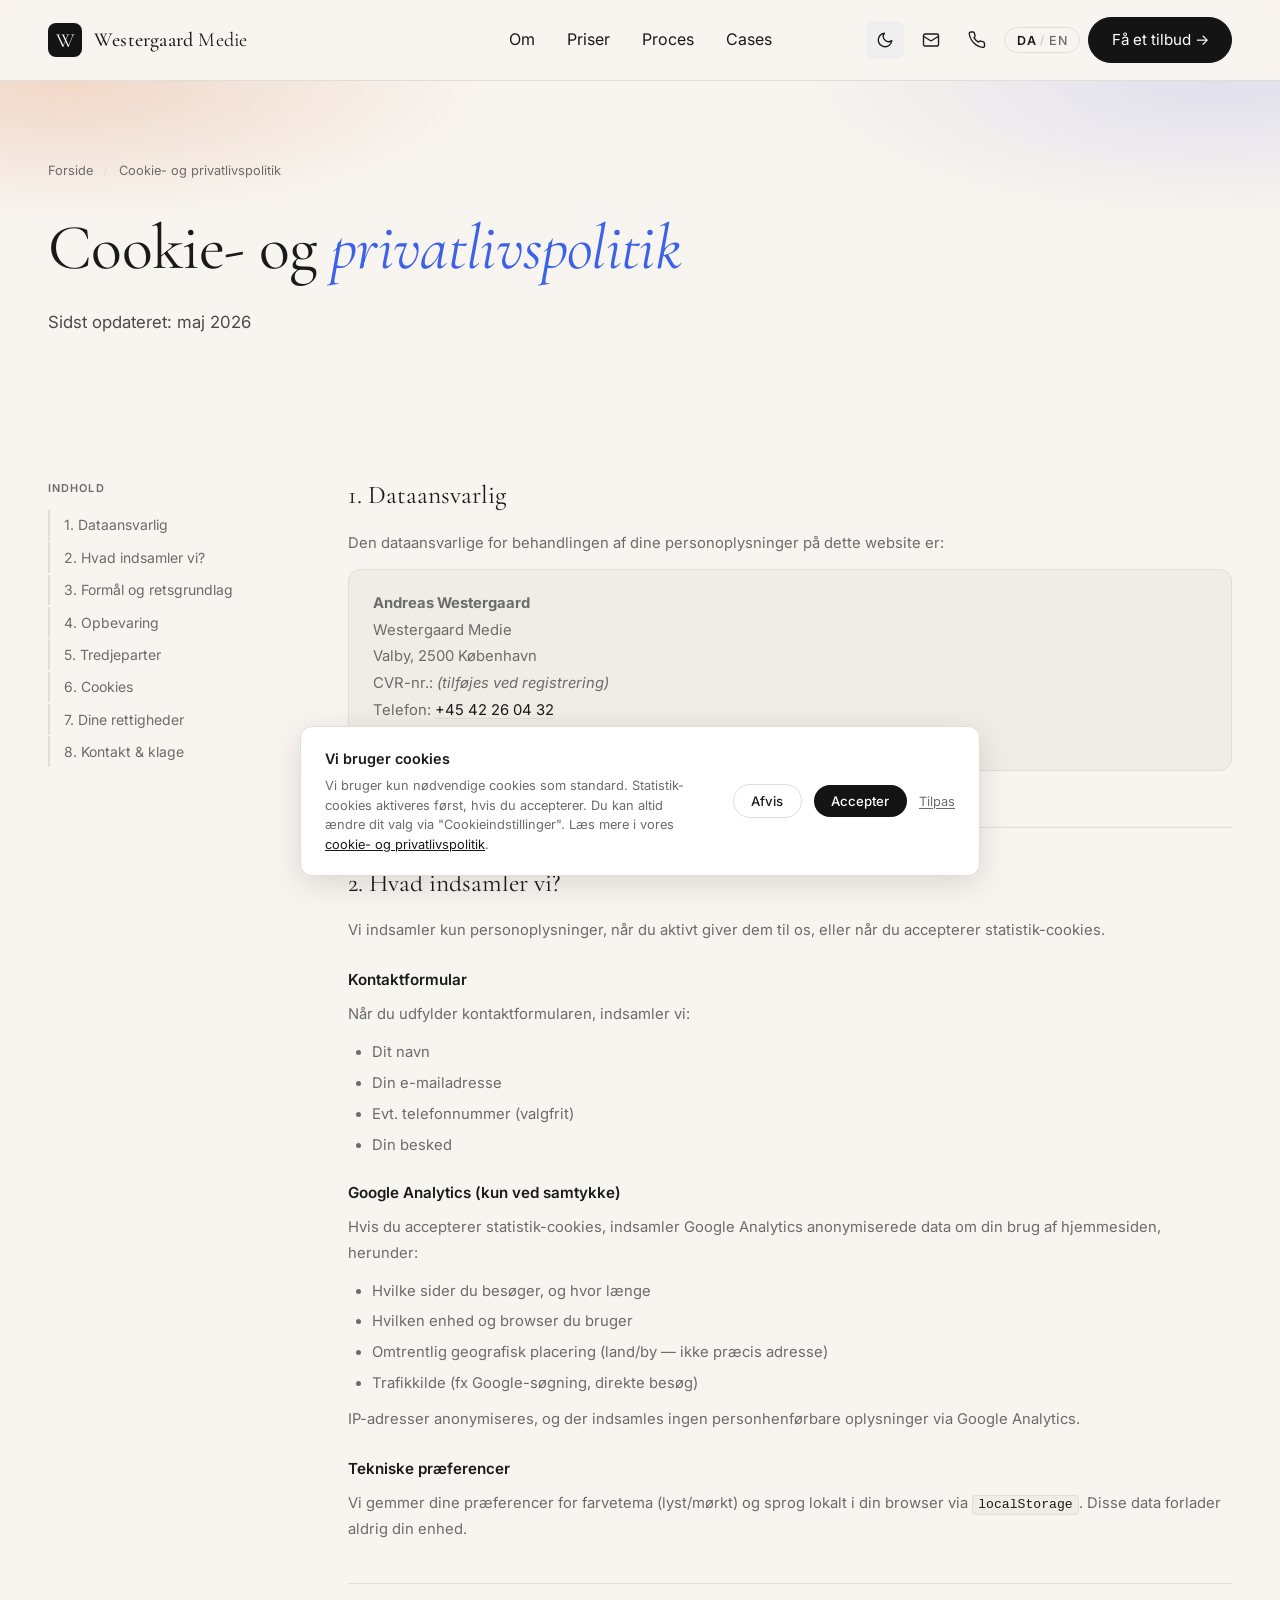
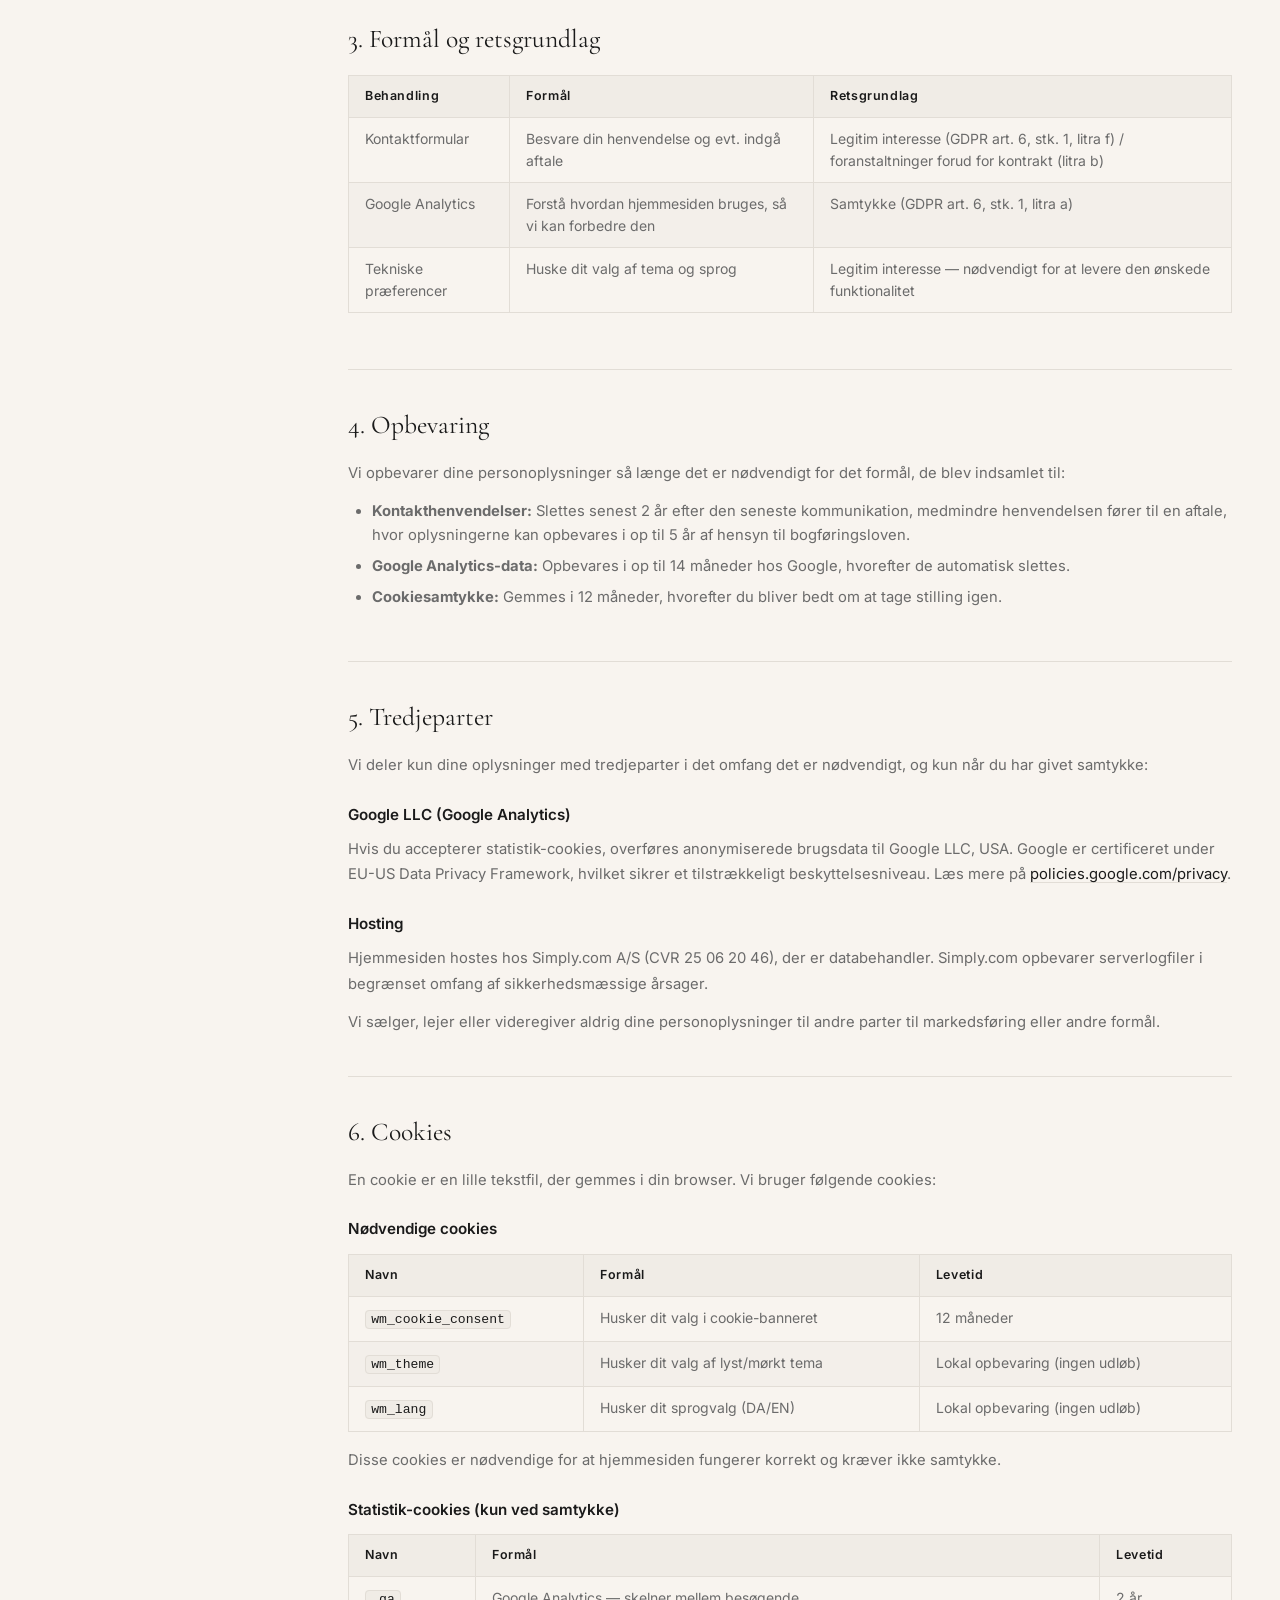
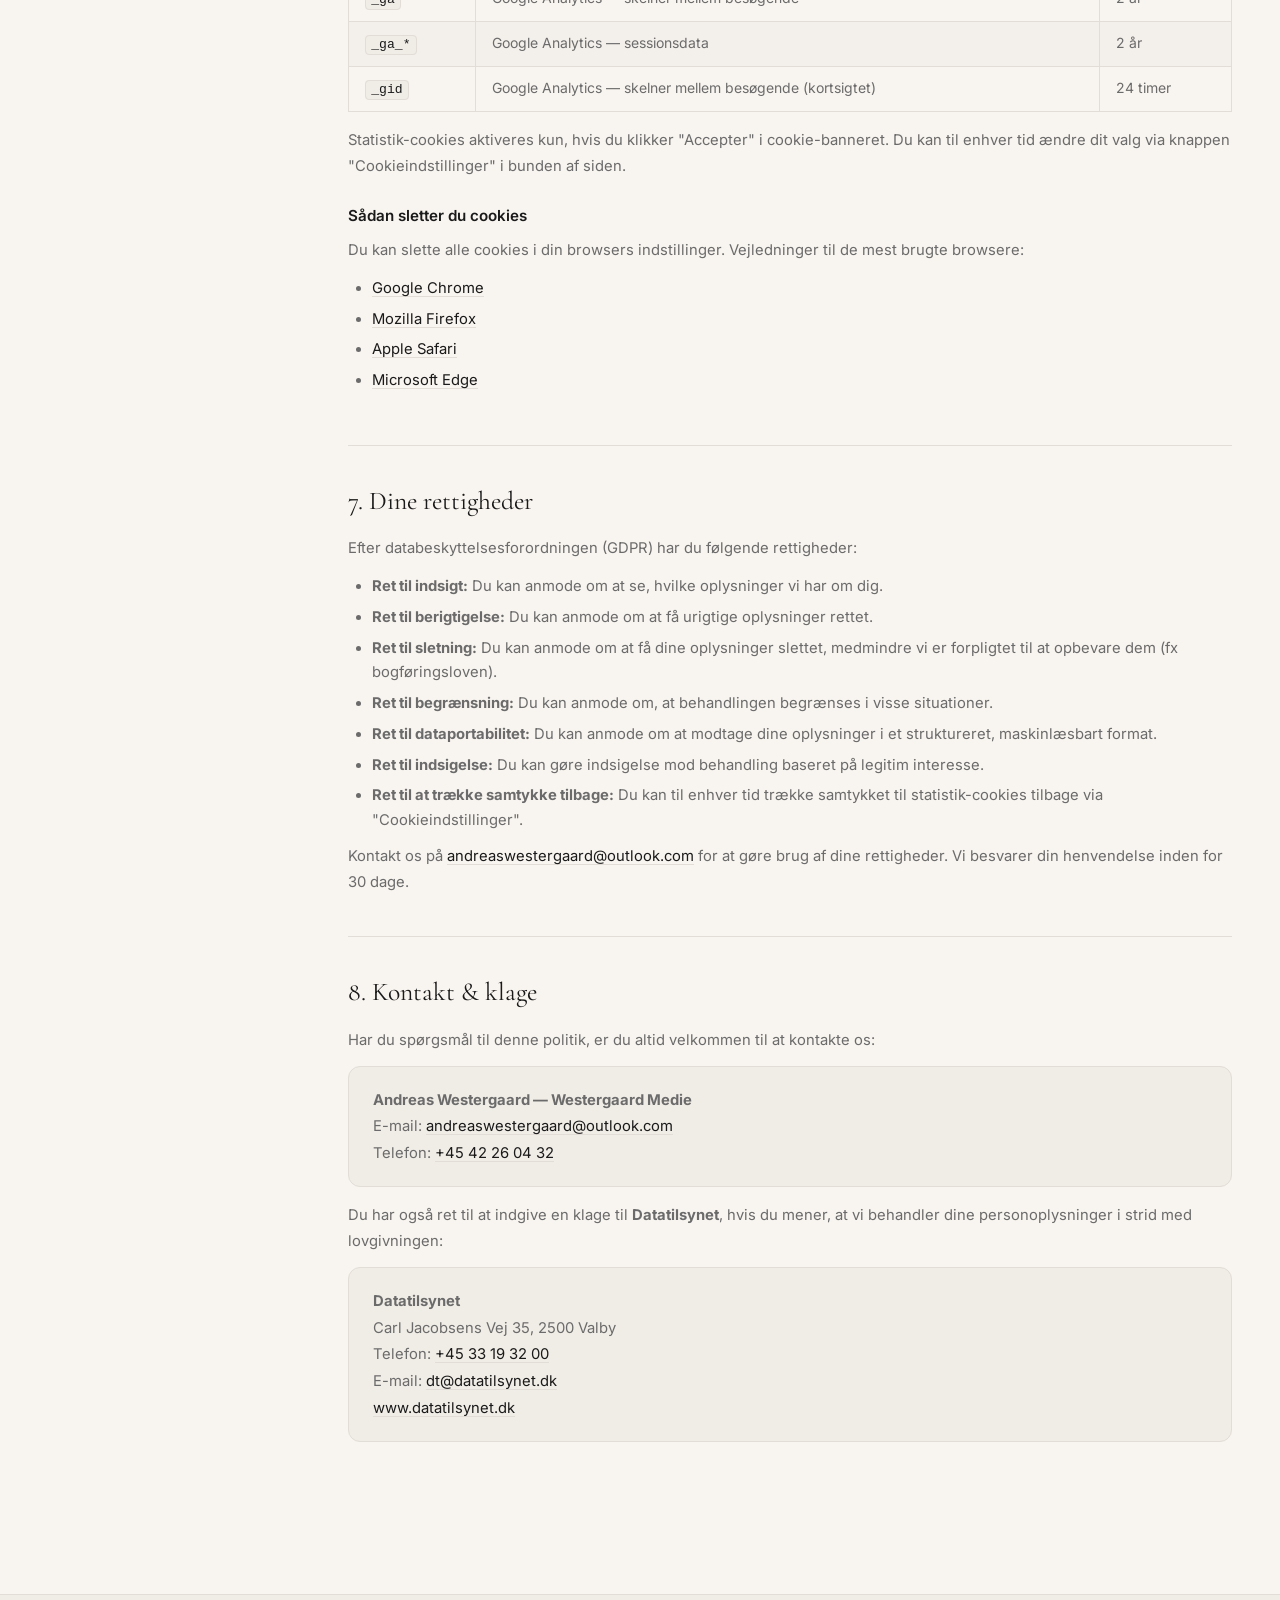
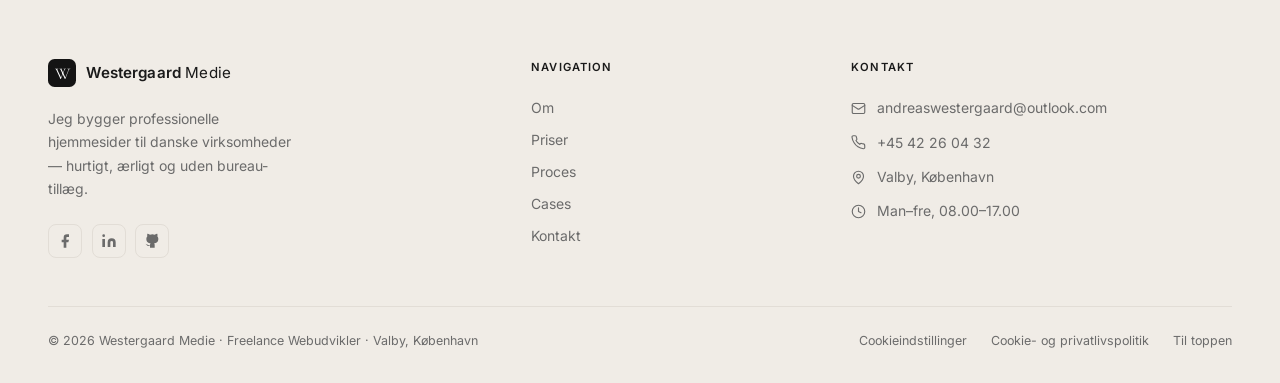
<file: cookie-og-privatliv.html>
<!doctype html>
<html lang="da">
  <head>
    <meta charset="UTF-8" />
    <meta name="viewport" content="width=device-width, initial-scale=1.0" />
    <title>Cookie- og privatlivspolitik — Westergaard Medie</title>
    <meta name="description" content="Læs om hvordan Westergaard Medie behandler dine personoplysninger og bruger cookies." />
    <!-- Open Graph -->
    <meta property="og:type" content="website" />
    <meta property="og:site_name" content="Westergaard Medie" />
    <meta property="og:locale" content="da_DK" />
    <meta property="og:title" content="Cookie- og privatlivspolitik — Westergaard Medie" />
    <meta property="og:description" content="Læs om hvordan Westergaard Medie behandler dine personoplysninger og bruger cookies." />
    <meta property="og:url" content="https://DITDOMÆNE.dk/cookie-og-privatliv.html" />
    <meta property="og:image" content="/assets/og-image.jpg" />
    <meta property="og:image:width" content="1200" />
    <meta property="og:image:height" content="630" />
    <meta property="og:image:alt" content="Westergaard Medie — Cookie- og privatlivspolitik" />
    <!-- Twitter Card -->
    <meta name="twitter:card" content="summary_large_image" />
    <meta name="twitter:title" content="Cookie- og privatlivspolitik — Westergaard Medie" />
    <meta name="twitter:description" content="Læs om hvordan Westergaard Medie behandler dine personoplysninger og bruger cookies." />
    <meta name="twitter:image" content="/assets/og-image.jpg" />
    <meta name="robots" content="noindex" />
    <link rel="preconnect" href="https://fonts.googleapis.com" />
    <link rel="preconnect" href="https://fonts.gstatic.com" crossorigin />
    <link href="https://fonts.googleapis.com/css2?family=Cormorant+Garamond:ital,wght@0,300;0,400;0,500;1,300;1,400;1,500&family=Inter:wght@300;400;500;600&display=swap" rel="stylesheet" />
    <link rel="icon" type="image/svg+xml" href="favicon.svg" />
    <link rel="stylesheet" href="styles.css" />
  </head>
  <body>
    <a class="skip-link" href="#main">Spring til indhold</a>

    <header class="site-header">
      <div class="container header-inner">
        <a href="index.html" class="brand" aria-label="Westergaard Medie forside">
          <svg class="brand-logo" width="34" height="34" viewBox="0 0 34 34" fill="none" xmlns="http://www.w3.org/2000/svg" aria-hidden="true">
            <rect width="34" height="34" rx="8" fill="#141414"/>
            <text x="17" y="24" text-anchor="middle" font-family="Cormorant Garamond, Georgia, serif" font-size="20" font-weight="400" fill="white">W</text>
          </svg>
          <span class="brand-name"><strong>Westergaard</strong> Medie</span>
        </a>
        <nav id="main-nav" class="main-nav" aria-label="Hovedmenu">
          <a href="om.html" data-i18n="nav-om">Om</a>
          <a href="ydelser.html" data-i18n="nav-ydelser">Priser</a>
          <a href="proces.html" data-i18n="nav-proces">Proces</a>
          <a href="cases.html" data-i18n="nav-cases">Cases</a>
        </nav>
        <div class="header-right">
          <button class="header-icon-btn theme-toggle" aria-label="Skift farvetema" id="theme-toggle">
            <svg class="icon-moon" width="18" height="18" viewBox="0 0 24 24" fill="none" stroke="currentColor" stroke-width="1.8" stroke-linecap="round" stroke-linejoin="round" aria-hidden="true"><path d="M21 12.79A9 9 0 1 1 11.21 3 7 7 0 0 0 21 12.79z"/></svg>
            <svg class="icon-sun" width="18" height="18" viewBox="0 0 24 24" fill="none" stroke="currentColor" stroke-width="1.8" stroke-linecap="round" stroke-linejoin="round" aria-hidden="true" style="display:none"><circle cx="12" cy="12" r="5"/><line x1="12" y1="1" x2="12" y2="3"/><line x1="12" y1="21" x2="12" y2="23"/><line x1="4.22" y1="4.22" x2="5.64" y2="5.64"/><line x1="18.36" y1="18.36" x2="19.78" y2="19.78"/><line x1="1" y1="12" x2="3" y2="12"/><line x1="21" y1="12" x2="23" y2="12"/><line x1="4.22" y1="19.78" x2="5.64" y2="18.36"/><line x1="18.36" y1="5.64" x2="19.78" y2="4.22"/></svg>
          </button>
          <a href="mailto:andreaswestergaard@outlook.com" class="header-icon-btn" aria-label="Send mail">
            <svg width="18" height="18" viewBox="0 0 24 24" fill="none" stroke="currentColor" stroke-width="1.8" stroke-linecap="round" stroke-linejoin="round" aria-hidden="true"><rect x="2" y="4" width="20" height="16" rx="2"/><path d="m22 7-8.97 5.7a1.94 1.94 0 0 1-2.06 0L2 7"/></svg>
          </a>
          <a href="tel:+4542260432" class="header-icon-btn" aria-label="Ring op">
            <svg width="18" height="18" viewBox="0 0 24 24" fill="none" stroke="currentColor" stroke-width="1.8" stroke-linecap="round" stroke-linejoin="round" aria-hidden="true"><path d="M22 16.92v3a2 2 0 0 1-2.18 2 19.79 19.79 0 0 1-8.63-3.07A19.5 19.5 0 0 1 4.69 12a19.79 19.79 0 0 1-3.07-8.67A2 2 0 0 1 3.6 1.27h3a2 2 0 0 1 2 1.72c.127.96.361 1.903.7 2.81a2 2 0 0 1-.45 2.11L7.91 8.91a16 16 0 0 0 6 6l.91-.91a2 2 0 0 1 2.11-.45c.907.339 1.85.573 2.81.7A2 2 0 0 1 21.73 16.92z"/></svg>
          </a>
          <button class="lang-toggle" id="lang-toggle" aria-label="Skift sprog">
            <span class="lang-da">DA</span>
            <span class="lang-divider">/</span>
            <span class="lang-en">EN</span>
          </button>
          <a href="kontakt.html" class="btn-outline-pill header-cta" data-i18n="header-cta">Få et tilbud →</a>
        </div>
        <button class="menu-toggle" aria-expanded="false" aria-controls="main-nav" aria-label="Åbn menu">
          <span></span><span></span><span></span>
        </button>
      </div>
    </header>

    <main id="main">

      <section class="kontakt-hero">
        <div class="container">
          <p class="breadcrumb"><a href="index.html">Forside</a> <span aria-hidden="true">/</span> Cookie- og privatlivspolitik</p>
          <h1 class="kontakt-heading" style="max-width: 700px;">Cookie- og <em>privatlivspolitik</em></h1>
          <p class="kontakt-lead">Sidst opdateret: maj 2026</p>
        </div>
      </section>

      <section class="section">
        <div class="container">
          <div class="policy-grid">

            <!-- Indholdsfortegnelse -->
            <aside class="policy-toc">
              <p class="policy-toc-heading">Indhold</p>
              <nav aria-label="Indholdsfortegnelse">
                <ol class="policy-toc-list">
                  <li><a href="#dataansvarlig">1. Dataansvarlig</a></li>
                  <li><a href="#hvad-indsamles">2. Hvad indsamler vi?</a></li>
                  <li><a href="#formaal">3. Formål og retsgrundlag</a></li>
                  <li><a href="#opbevaring">4. Opbevaring</a></li>
                  <li><a href="#tredjeparter">5. Tredjeparter</a></li>
                  <li><a href="#cookies">6. Cookies</a></li>
                  <li><a href="#rettigheder">7. Dine rettigheder</a></li>
                  <li><a href="#kontakt">8. Kontakt & klage</a></li>
                </ol>
              </nav>
            </aside>

            <!-- Indhold -->
            <div class="policy-body">

              <section class="policy-section" id="dataansvarlig">
                <h2>1. Dataansvarlig</h2>
                <p>Den dataansvarlige for behandlingen af dine personoplysninger på dette website er:</p>
                <div class="policy-info-box">
                  <p><strong>Andreas Westergaard</strong><br>
                  Westergaard Medie<br>
                  Valby, 2500 København<br>
                  CVR-nr.: <em>(tilføjes ved registrering)</em><br>
                  Telefon: <a href="tel:+4542260432">+45 42 26 04 32</a><br>
                  E-mail: <a href="mailto:andreaswestergaard@outlook.com">andreaswestergaard@outlook.com</a></p>
                </div>
              </section>

              <section class="policy-section" id="hvad-indsamles">
                <h2>2. Hvad indsamler vi?</h2>
                <p>Vi indsamler kun personoplysninger, når du aktivt giver dem til os, eller når du accepterer statistik-cookies.</p>

                <h3>Kontaktformular</h3>
                <p>Når du udfylder kontaktformularen, indsamler vi:</p>
                <ul>
                  <li>Dit navn</li>
                  <li>Din e-mailadresse</li>
                  <li>Evt. telefonnummer (valgfrit)</li>
                  <li>Din besked</li>
                </ul>

                <h3>Google Analytics (kun ved samtykke)</h3>
                <p>Hvis du accepterer statistik-cookies, indsamler Google Analytics anonymiserede data om din brug af hjemmesiden, herunder:</p>
                <ul>
                  <li>Hvilke sider du besøger, og hvor længe</li>
                  <li>Hvilken enhed og browser du bruger</li>
                  <li>Omtrentlig geografisk placering (land/by — ikke præcis adresse)</li>
                  <li>Trafikkilde (fx Google-søgning, direkte besøg)</li>
                </ul>
                <p>IP-adresser anonymiseres, og der indsamles ingen personhenførbare oplysninger via Google Analytics.</p>

                <h3>Tekniske præferencer</h3>
                <p>Vi gemmer dine præferencer for farvetema (lyst/mørkt) og sprog lokalt i din browser via <code>localStorage</code>. Disse data forlader aldrig din enhed.</p>
              </section>

              <section class="policy-section" id="formaal">
                <h2>3. Formål og retsgrundlag</h2>
                <table class="policy-table">
                  <thead>
                    <tr>
                      <th>Behandling</th>
                      <th>Formål</th>
                      <th>Retsgrundlag</th>
                    </tr>
                  </thead>
                  <tbody>
                    <tr>
                      <td>Kontaktformular</td>
                      <td>Besvare din henvendelse og evt. indgå aftale</td>
                      <td>Legitim interesse (GDPR art. 6, stk. 1, litra f) / foranstaltninger forud for kontrakt (litra b)</td>
                    </tr>
                    <tr>
                      <td>Google Analytics</td>
                      <td>Forstå hvordan hjemmesiden bruges, så vi kan forbedre den</td>
                      <td>Samtykke (GDPR art. 6, stk. 1, litra a)</td>
                    </tr>
                    <tr>
                      <td>Tekniske præferencer</td>
                      <td>Huske dit valg af tema og sprog</td>
                      <td>Legitim interesse — nødvendigt for at levere den ønskede funktionalitet</td>
                    </tr>
                  </tbody>
                </table>
              </section>

              <section class="policy-section" id="opbevaring">
                <h2>4. Opbevaring</h2>
                <p>Vi opbevarer dine personoplysninger så længe det er nødvendigt for det formål, de blev indsamlet til:</p>
                <ul>
                  <li><strong>Kontakthenvendelser:</strong> Slettes senest 2 år efter den seneste kommunikation, medmindre henvendelsen fører til en aftale, hvor oplysningerne kan opbevares i op til 5 år af hensyn til bogføringsloven.</li>
                  <li><strong>Google Analytics-data:</strong> Opbevares i op til 14 måneder hos Google, hvorefter de automatisk slettes.</li>
                  <li><strong>Cookiesamtykke:</strong> Gemmes i 12 måneder, hvorefter du bliver bedt om at tage stilling igen.</li>
                </ul>
              </section>

              <section class="policy-section" id="tredjeparter">
                <h2>5. Tredjeparter</h2>
                <p>Vi deler kun dine oplysninger med tredjeparter i det omfang det er nødvendigt, og kun når du har givet samtykke:</p>

                <h3>Google LLC (Google Analytics)</h3>
                <p>Hvis du accepterer statistik-cookies, overføres anonymiserede brugsdata til Google LLC, USA. Google er certificeret under EU-US Data Privacy Framework, hvilket sikrer et tilstrækkeligt beskyttelsesniveau. Læs mere på <a href="https://policies.google.com/privacy" target="_blank" rel="noopener noreferrer">policies.google.com/privacy</a>.</p>

                <h3>Hosting</h3>
                <p>Hjemmesiden hostes hos Simply.com A/S (CVR 25 06 20 46), der er databehandler. Simply.com opbevarer serverlogfiler i begrænset omfang af sikkerhedsmæssige årsager.</p>

                <p>Vi sælger, lejer eller videregiver aldrig dine personoplysninger til andre parter til markedsføring eller andre formål.</p>
              </section>

              <section class="policy-section" id="cookies">
                <h2>6. Cookies</h2>
                <p>En cookie er en lille tekstfil, der gemmes i din browser. Vi bruger følgende cookies:</p>

                <h3>Nødvendige cookies</h3>
                <table class="policy-table">
                  <thead>
                    <tr>
                      <th>Navn</th>
                      <th>Formål</th>
                      <th>Levetid</th>
                    </tr>
                  </thead>
                  <tbody>
                    <tr>
                      <td><code>wm_cookie_consent</code></td>
                      <td>Husker dit valg i cookie-banneret</td>
                      <td>12 måneder</td>
                    </tr>
                    <tr>
                      <td><code>wm_theme</code></td>
                      <td>Husker dit valg af lyst/mørkt tema</td>
                      <td>Lokal opbevaring (ingen udløb)</td>
                    </tr>
                    <tr>
                      <td><code>wm_lang</code></td>
                      <td>Husker dit sprogvalg (DA/EN)</td>
                      <td>Lokal opbevaring (ingen udløb)</td>
                    </tr>
                  </tbody>
                </table>
                <p>Disse cookies er nødvendige for at hjemmesiden fungerer korrekt og kræver ikke samtykke.</p>

                <h3>Statistik-cookies (kun ved samtykke)</h3>
                <table class="policy-table">
                  <thead>
                    <tr>
                      <th>Navn</th>
                      <th>Formål</th>
                      <th>Levetid</th>
                    </tr>
                  </thead>
                  <tbody>
                    <tr>
                      <td><code>_ga</code></td>
                      <td>Google Analytics — skelner mellem besøgende</td>
                      <td>2 år</td>
                    </tr>
                    <tr>
                      <td><code>_ga_*</code></td>
                      <td>Google Analytics — sessionsdata</td>
                      <td>2 år</td>
                    </tr>
                    <tr>
                      <td><code>_gid</code></td>
                      <td>Google Analytics — skelner mellem besøgende (kortsigtet)</td>
                      <td>24 timer</td>
                    </tr>
                  </tbody>
                </table>
                <p>Statistik-cookies aktiveres kun, hvis du klikker "Accepter" i cookie-banneret. Du kan til enhver tid ændre dit valg via knappen "Cookieindstillinger" i bunden af siden.</p>

                <h3>Sådan sletter du cookies</h3>
                <p>Du kan slette alle cookies i din browsers indstillinger. Vejledninger til de mest brugte browsere:</p>
                <ul>
                  <li><a href="https://support.google.com/chrome/answer/95647" target="_blank" rel="noopener noreferrer">Google Chrome</a></li>
                  <li><a href="https://support.mozilla.org/da/kb/slet-cookies-fjern-oplysninger-fra-websteder" target="_blank" rel="noopener noreferrer">Mozilla Firefox</a></li>
                  <li><a href="https://support.apple.com/da-dk/guide/safari/sfri11471/mac" target="_blank" rel="noopener noreferrer">Apple Safari</a></li>
                  <li><a href="https://support.microsoft.com/da-dk/microsoft-edge/slette-cookies-i-microsoft-edge-63947406-40ac-c3b8-57b9-2a946a29ae09" target="_blank" rel="noopener noreferrer">Microsoft Edge</a></li>
                </ul>
              </section>

              <section class="policy-section" id="rettigheder">
                <h2>7. Dine rettigheder</h2>
                <p>Efter databeskyttelsesforordningen (GDPR) har du følgende rettigheder:</p>
                <ul>
                  <li><strong>Ret til indsigt:</strong> Du kan anmode om at se, hvilke oplysninger vi har om dig.</li>
                  <li><strong>Ret til berigtigelse:</strong> Du kan anmode om at få urigtige oplysninger rettet.</li>
                  <li><strong>Ret til sletning:</strong> Du kan anmode om at få dine oplysninger slettet, medmindre vi er forpligtet til at opbevare dem (fx bogføringsloven).</li>
                  <li><strong>Ret til begrænsning:</strong> Du kan anmode om, at behandlingen begrænses i visse situationer.</li>
                  <li><strong>Ret til dataportabilitet:</strong> Du kan anmode om at modtage dine oplysninger i et struktureret, maskinlæsbart format.</li>
                  <li><strong>Ret til indsigelse:</strong> Du kan gøre indsigelse mod behandling baseret på legitim interesse.</li>
                  <li><strong>Ret til at trække samtykke tilbage:</strong> Du kan til enhver tid trække samtykket til statistik-cookies tilbage via "Cookieindstillinger".</li>
                </ul>
                <p>Kontakt os på <a href="mailto:andreaswestergaard@outlook.com">andreaswestergaard@outlook.com</a> for at gøre brug af dine rettigheder. Vi besvarer din henvendelse inden for 30 dage.</p>
              </section>

              <section class="policy-section" id="kontakt">
                <h2>8. Kontakt & klage</h2>
                <p>Har du spørgsmål til denne politik, er du altid velkommen til at kontakte os:</p>
                <div class="policy-info-box">
                  <p><strong>Andreas Westergaard — Westergaard Medie</strong><br>
                  E-mail: <a href="mailto:andreaswestergaard@outlook.com">andreaswestergaard@outlook.com</a><br>
                  Telefon: <a href="tel:+4542260432">+45 42 26 04 32</a></p>
                </div>
                <p>Du har også ret til at indgive en klage til <strong>Datatilsynet</strong>, hvis du mener, at vi behandler dine personoplysninger i strid med lovgivningen:</p>
                <div class="policy-info-box">
                  <p><strong>Datatilsynet</strong><br>
                  Carl Jacobsens Vej 35, 2500 Valby<br>
                  Telefon: <a href="tel:+4533193200">+45 33 19 32 00</a><br>
                  E-mail: <a href="mailto:dt@datatilsynet.dk">dt@datatilsynet.dk</a><br>
                  <a href="https://www.datatilsynet.dk" target="_blank" rel="noopener noreferrer">www.datatilsynet.dk</a></p>
                </div>
              </section>

            </div>
          </div>
        </div>
      </section>

    </main>

    <footer class="site-footer">
      <div class="container footer-inner">
        <div class="footer-cols">
          <div class="footer-col footer-col--brand">
            <a href="index.html" class="footer-brand" aria-label="Westergaard Medie">
              <svg width="28" height="28" viewBox="0 0 34 34" fill="none" xmlns="http://www.w3.org/2000/svg" aria-hidden="true">
                <rect width="34" height="34" rx="8" fill="#141414"/>
                <text x="17" y="24" text-anchor="middle" font-family="Cormorant Garamond, Georgia, serif" font-size="20" font-weight="400" fill="white">W</text>
              </svg>
              <span class="footer-brand-name"><strong>Westergaard</strong> Medie</span>
            </a>
            <p class="footer-bio" data-i18n="footer-bio">Jeg bygger professionelle hjemmesider til danske virksomheder — hurtigt, ærligt og uden bureau-tillæg.</p>
            <div class="footer-socials">
              <a href="https://www.facebook.com/profile.php?id=100009570580964" class="footer-social-btn" aria-label="Facebook" rel="noopener noreferrer" target="_blank">
                <svg width="16" height="16" viewBox="0 0 24 24" fill="currentColor" aria-hidden="true"><path d="M18 2h-3a5 5 0 0 0-5 5v3H7v4h3v8h4v-8h3l1-4h-4V7a1 1 0 0 1 1-1h3z"/></svg>
              </a>
              <a href="https://www.linkedin.com/in/andreas-boris-westergaard/" class="footer-social-btn" aria-label="LinkedIn" rel="noopener noreferrer" target="_blank">
                <svg width="16" height="16" viewBox="0 0 24 24" fill="currentColor" aria-hidden="true"><path d="M16 8a6 6 0 0 1 6 6v7h-4v-7a2 2 0 0 0-2-2 2 2 0 0 0-2 2v7h-4v-7a6 6 0 0 1 6-6z"/><rect x="2" y="9" width="4" height="12"/><circle cx="4" cy="4" r="2"/></svg>
              </a>
              <a href="https://github.com/andreaswestergaard-wq" class="footer-social-btn" aria-label="GitHub" rel="noopener noreferrer" target="_blank">
                <svg width="16" height="16" viewBox="0 0 24 24" fill="currentColor" aria-hidden="true"><path d="M9 19c-5 1.5-5-2.5-7-3m14 6v-3.87a3.37 3.37 0 0 0-.94-2.61c3.14-.35 6.44-1.54 6.44-7A5.44 5.44 0 0 0 20 4.77 5.07 5.07 0 0 0 19.91 1S18.73.65 16 2.48a13.38 13.38 0 0 0-7 0C6.27.65 5.09 1 5.09 1A5.07 5.07 0 0 0 5 4.77a5.44 5.44 0 0 0-1.5 3.78c0 5.42 3.3 6.61 6.44 7A3.37 3.37 0 0 0 9 18.13V22"/></svg>
              </a>
            </div>
          </div>
          <div class="footer-col">
            <p class="footer-col-heading" data-i18n="footer-nav-heading">NAVIGATION</p>
            <nav class="footer-col-links" aria-label="Footermenu">
              <a href="om.html" data-i18n="nav-om">Om</a>
              <a href="ydelser.html" data-i18n="nav-ydelser">Priser</a>
              <a href="proces.html" data-i18n="nav-proces">Proces</a>
              <a href="cases.html" data-i18n="nav-cases">Cases</a>
              <a href="kontakt.html" data-i18n="nav-kontakt-footer">Kontakt</a>
            </nav>
          </div>
          <div class="footer-col">
            <p class="footer-col-heading" data-i18n="footer-contact-heading">KONTAKT</p>
            <ul class="footer-contact-list">
              <li>
                <svg width="15" height="15" viewBox="0 0 24 24" fill="none" stroke="currentColor" stroke-width="1.8" stroke-linecap="round" stroke-linejoin="round" aria-hidden="true"><rect x="2" y="4" width="20" height="16" rx="2"/><path d="m22 7-8.97 5.7a1.94 1.94 0 0 1-2.06 0L2 7"/></svg>
                <a href="mailto:andreaswestergaard@outlook.com">andreaswestergaard@outlook.com</a>
              </li>
              <li>
                <svg width="15" height="15" viewBox="0 0 24 24" fill="none" stroke="currentColor" stroke-width="1.8" stroke-linecap="round" stroke-linejoin="round" aria-hidden="true"><path d="M22 16.92v3a2 2 0 0 1-2.18 2 19.79 19.79 0 0 1-8.63-3.07A19.5 19.5 0 0 1 4.69 12a19.79 19.79 0 0 1-3.07-8.67A2 2 0 0 1 3.6 1.27h3a2 2 0 0 1 2 1.72c.127.96.361 1.903.7 2.81a2 2 0 0 1-.45 2.11L7.91 8.91a16 16 0 0 0 6 6l.91-.91a2 2 0 0 1 2.11-.45c.907.339 1.85.573 2.81.7A2 2 0 0 1 21.73 16.92z"/></svg>
                <a href="tel:+4542260432">+45 42 26 04 32</a>
              </li>
              <li>
                <svg width="15" height="15" viewBox="0 0 24 24" fill="none" stroke="currentColor" stroke-width="1.8" stroke-linecap="round" stroke-linejoin="round" aria-hidden="true"><path d="M20 10c0 6-8 12-8 12s-8-6-8-12a8 8 0 0 1 16 0z"/><circle cx="12" cy="10" r="3"/></svg>
                <span data-i18n="footer-location">Valby, København</span>
              </li>
              <li>
                <svg width="15" height="15" viewBox="0 0 24 24" fill="none" stroke="currentColor" stroke-width="1.8" stroke-linecap="round" stroke-linejoin="round" aria-hidden="true"><circle cx="12" cy="12" r="10"/><polyline points="12 6 12 12 16 14"/></svg>
                <span data-i18n="footer-hours">Man–fre, 08.00–17.00</span>
              </li>
            </ul>
          </div>
        </div>
        <div class="footer-divider"></div>
        <div class="footer-bottom">
          <p>© <span id="year"></span> Westergaard Medie · <span data-i18n="footer-tagline">Freelance Webudvikler · Valby, København</span></p>
          <div class="footer-bottom-links">
            <button type="button" data-open-cookie-settings data-i18n="footer-cookie">Cookieindstillinger</button>
            <a href="cookie-og-privatliv.html" aria-current="page" data-i18n="footer-privacy">Cookie- og privatlivspolitik</a>
            <a href="#top" data-i18n="footer-top">Til toppen</a>
          </div>
        </div>
      </div>
    </footer>

    <section class="cookie-banner" id="cookie-banner" aria-live="polite" hidden>
      <div class="cookie-inner">
        <div class="cookie-copy">
          <h2>Vi bruger cookies</h2>
          <p>Vi bruger kun nødvendige cookies som standard. Statistik-cookies aktiveres først, hvis du accepterer. Du kan altid ændre dit valg via "Cookieindstillinger". Læs mere i vores <a href="cookie-og-privatliv.html">cookie- og privatlivspolitik</a>.</p>
        </div>
        <div class="cookie-actions">
          <button class="btn btn-ghost cookie-btn" type="button" id="cookie-reject-all">Afvis</button>
          <button class="btn btn-primary cookie-btn" type="button" id="cookie-accept-all">Accepter</button>
          <button class="cookie-settings-toggle" type="button" id="cookie-open-settings" aria-expanded="false">Tilpas</button>
        </div>
      </div>
      <form class="cookie-settings" id="cookie-settings" hidden>
        <fieldset>
          <legend>Cookiekategorier</legend>
          <label class="cookie-option">
            <span>Nødvendige cookies</span>
            <input type="checkbox" checked disabled />
          </label>
          <label class="cookie-option">
            <span>Statistik (anonymiseret måling)</span>
            <input type="checkbox" id="cookie-analytics" />
          </label>
        </fieldset>
        <div class="cookie-settings-actions">
          <button class="btn btn-primary cookie-btn" type="submit">Gem valg</button>
        </div>
      </form>
    </section>

    <button class="cookie-fab" type="button" data-open-cookie-settings hidden>Cookieindstillinger</button>

    <script src="script.js"></script>
    <script src="translations.js"></script>
  </body>
</html>
</file>
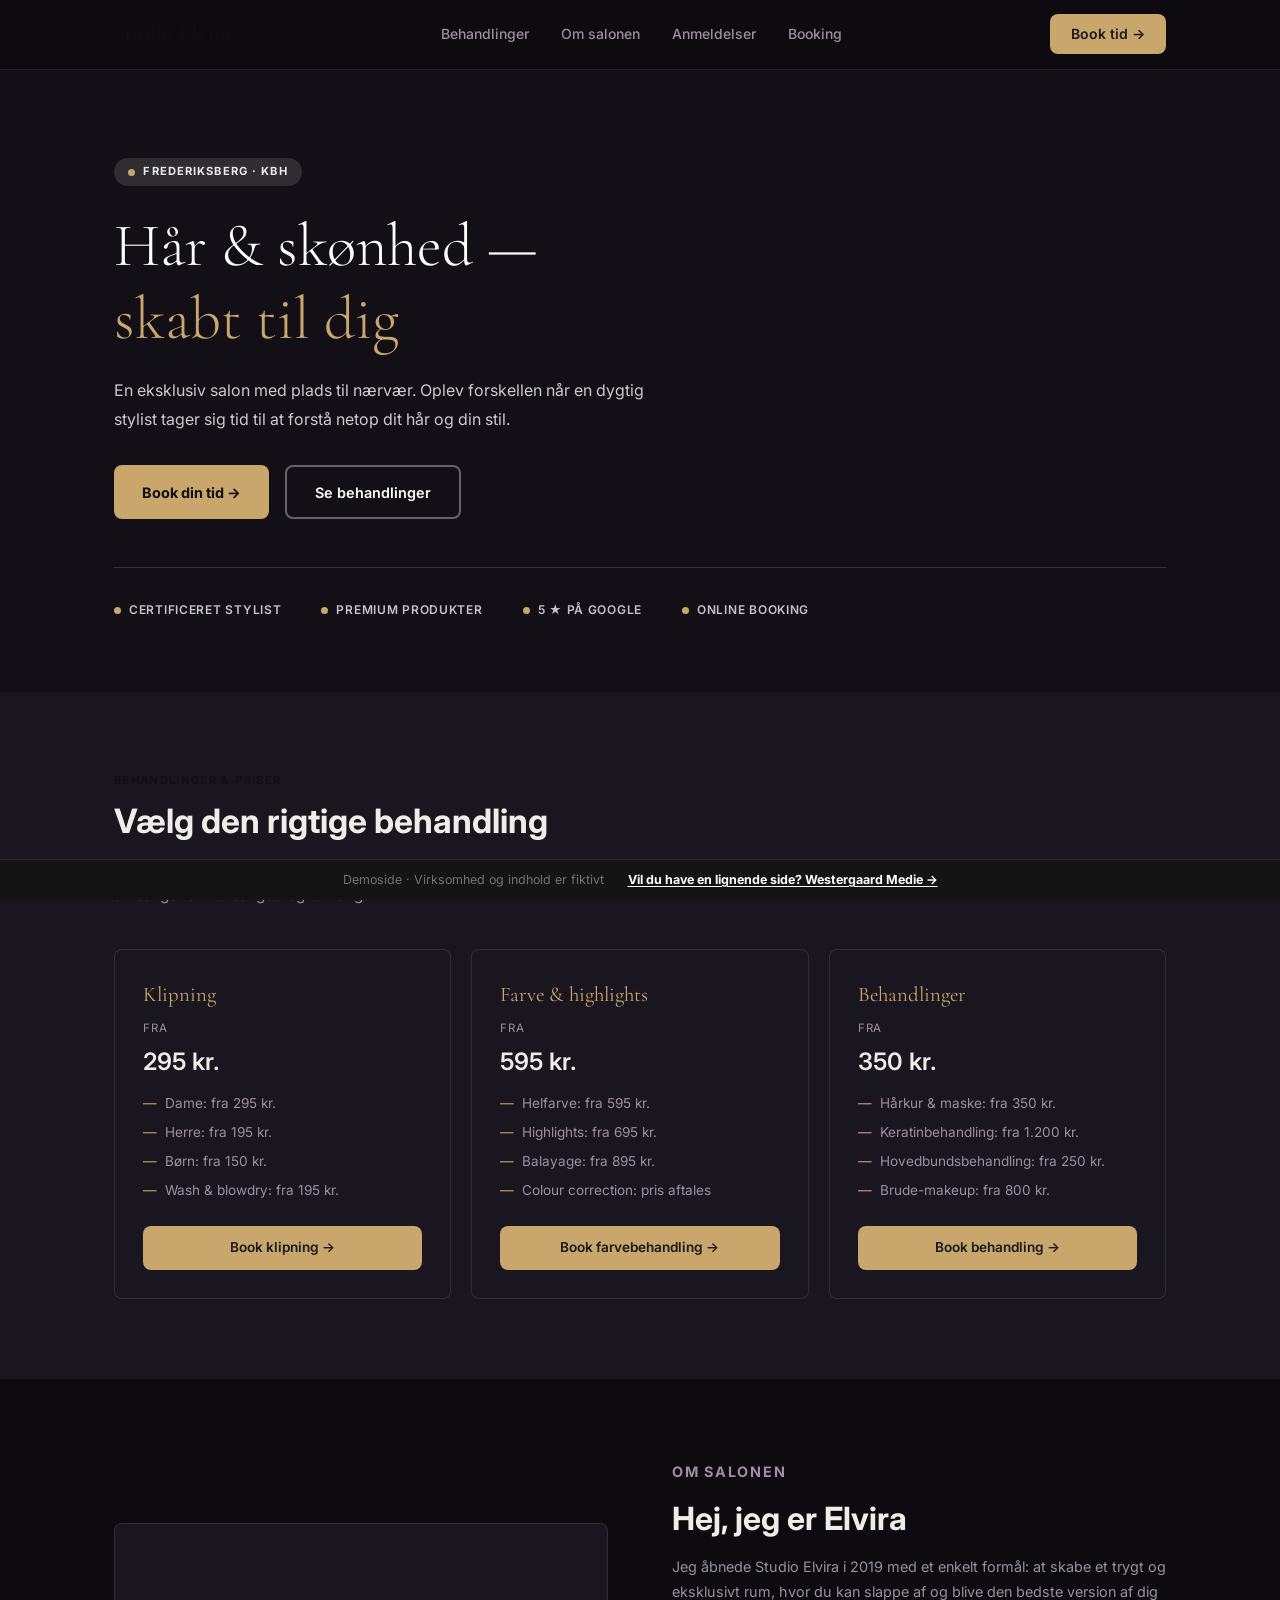
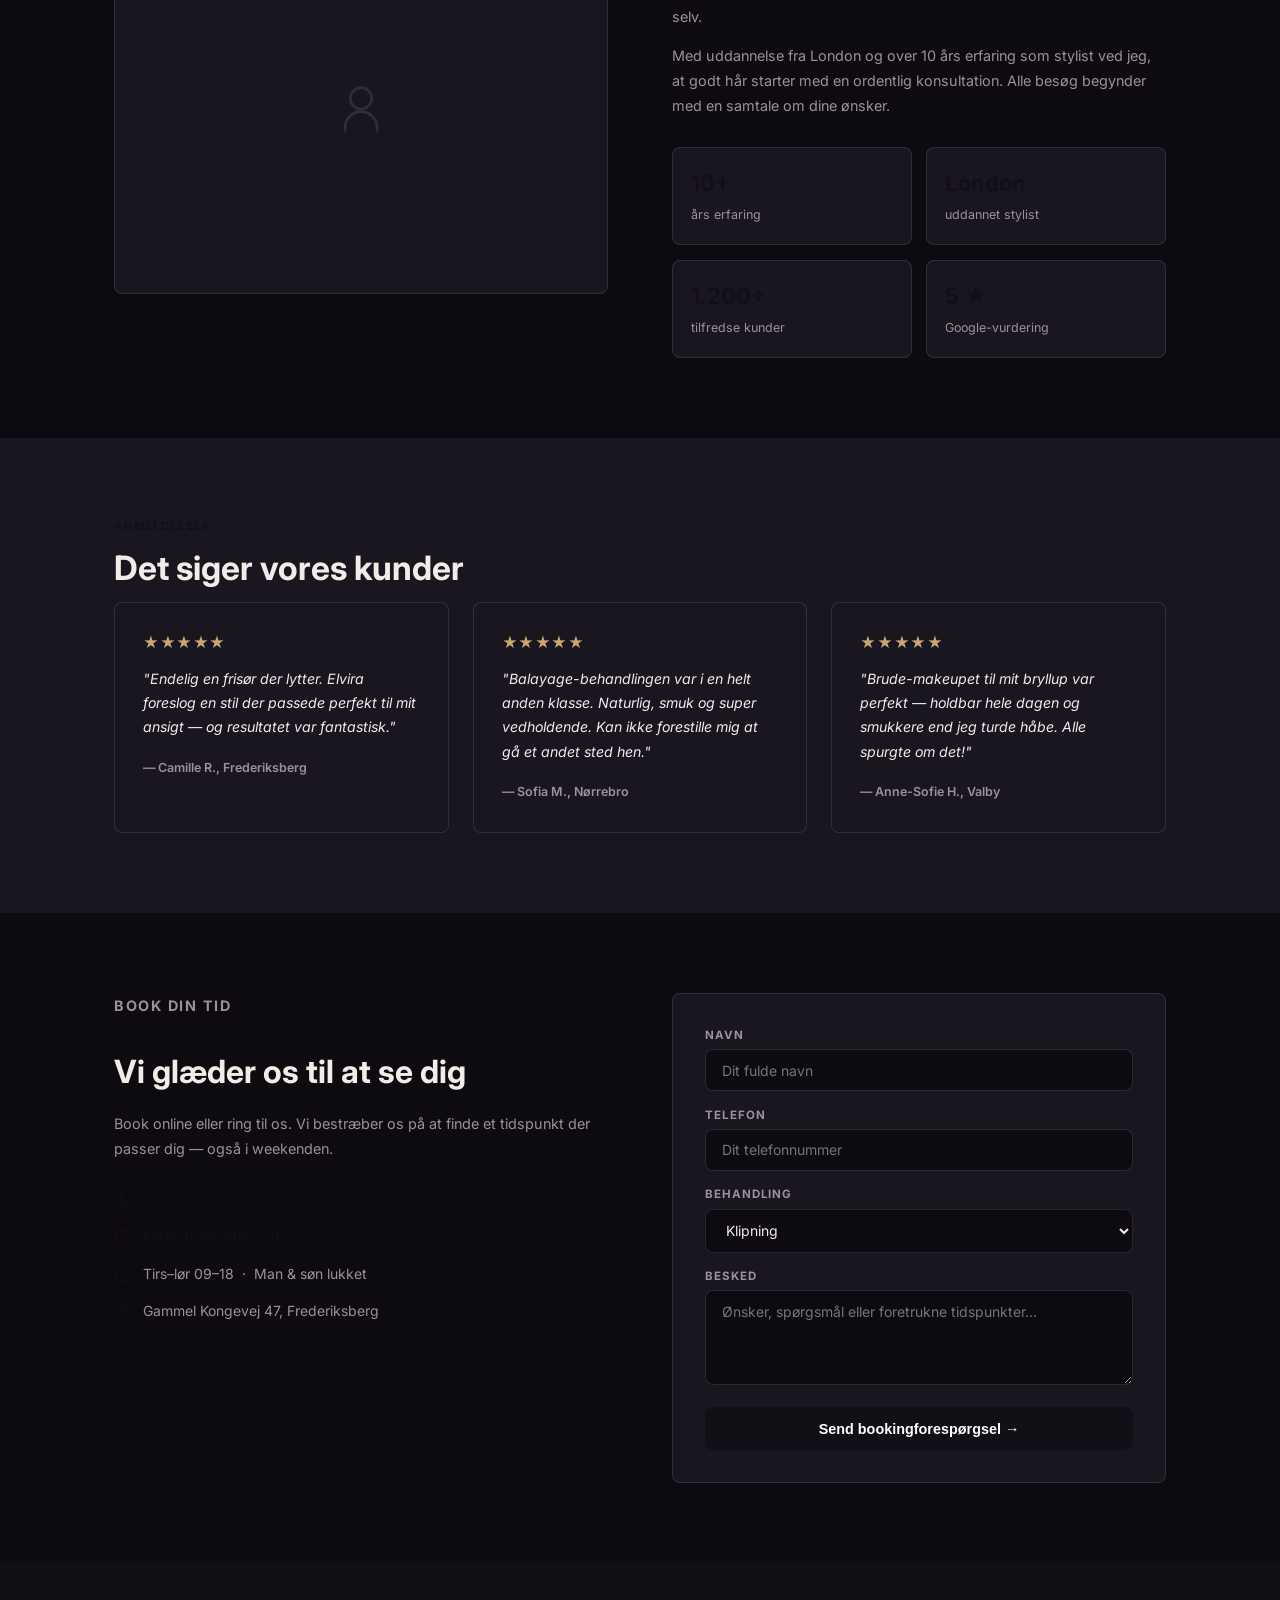
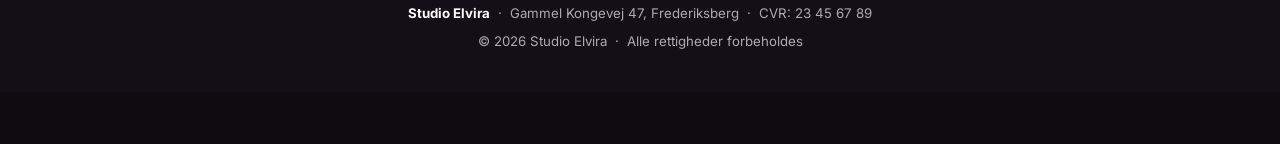
<file: demo-studio-elvira.html>
<!doctype html>
<html lang="da">
<head>
  <meta charset="UTF-8" />
  <meta name="viewport" content="width=device-width, initial-scale=1.0" />
  <meta name="robots" content="noindex, nofollow" />
  <title>Studio Elvira — Hår & skønhed i København</title>
  <link rel="preconnect" href="https://fonts.googleapis.com" />
  <link rel="preconnect" href="https://fonts.gstatic.com" crossorigin />
  <link href="https://fonts.googleapis.com/css2?family=Cormorant+Garamond:ital,wght@0,300;0,400;1,300;1,400&family=Inter:wght@300;400;500;600&display=swap" rel="stylesheet" />
  <link rel="stylesheet" href="demo-base.css" />
  <style>
    :root {
      --c1:     #130f16;
      --c2:     #2a1f32;
      --ca:     #c9a66c;
      --bg:     #0d0b0f;
      --bg2:    #1a1620;
      --text:   #f0ece8;
      --muted:  #9b8fa0;
      --border: rgba(255,255,255,.1);
    }

    body { background: var(--bg); }

    .hd-logo { font-family: 'Cormorant Garamond', serif; font-weight: 400; font-size: 1.25rem; letter-spacing: .06em; }
    .site-hd { background: var(--bg); border-bottom-color: rgba(255,255,255,.08); }
    .hd-cta  { background: var(--ca); color: #1a1a1a; }
    .hd-cta:hover { background: #b8965c; }

    .hero { background: var(--c1); }
    .hero h1 { font-family: 'Cormorant Garamond', serif; font-weight: 300; font-size: clamp(2.5rem, 5vw, 3.8rem); }

    .card   { background: var(--bg2); }
    .ab-photo { background: var(--bg2); }
    .t-card   { background: var(--bg2); }
    .t-card blockquote { color: var(--text); }
    .form-wrap { background: var(--bg2); }
    .fg input, .fg textarea { background: var(--bg); color: var(--text); border-color: rgba(255,255,255,.12); }
    .ab-stat  { background: var(--bg2); }

    /* Treatments pricing */
    .price-grid { display: grid; grid-template-columns: repeat(3,1fr); gap: 1.25rem; }
    .price-card {
      border: 1px solid rgba(255,255,255,.1);
      border-radius: var(--r); padding: 1.75rem;
      background: var(--bg2);
    }
    .price-card h3 { font-family: 'Cormorant Garamond', serif; font-size: 1.3rem; font-weight: 400; color: var(--ca); margin-bottom: .5rem; }
    .price-card .from { font-size: .72rem; text-transform: uppercase; letter-spacing: .08em; color: var(--muted); margin-bottom: .35rem; }
    .price-card .amount { font-size: 1.5rem; font-weight: 600; color: var(--text); margin-bottom: .75rem; }
    .price-card ul { list-style: none; display: flex; flex-direction: column; gap: .45rem; }
    .price-card li { font-size: .85rem; color: var(--muted); display: flex; gap: .5rem; }
    .price-card li::before { content: '—'; color: var(--ca); flex-shrink: 0; }
    .btn-book {
      display: block; margin-top: 1.5rem;
      background: var(--ca); color: #1a1a1a;
      padding: .7rem 1rem; border-radius: var(--r);
      font-weight: 600; font-size: .85rem; text-align: center;
    }

    @media (max-width: 860px) { .price-grid { grid-template-columns: 1fr; } }
  </style>
</head>
<body>

  <header class="site-hd">
    <div class="container hd-inner">
      <div class="hd-logo">Studio Elvira</div>
      <nav class="hd-nav">
        <a href="#behandlinger">Behandlinger</a>
        <a href="#om">Om salonen</a>
        <a href="#anmeldelser">Anmeldelser</a>
        <a href="#booking">Booking</a>
      </nav>
      <a href="#booking" class="hd-cta">Book tid →</a>
    </div>
  </header>

  <section class="hero">
    <div class="container">
      <div class="hero-badge">FREDERIKSBERG · KBH</div>
      <h1>Hår & skønhed —<br><em>skabt til dig</em></h1>
      <p class="hero-sub">En eksklusiv salon med plads til nærvær. Oplev forskellen når en dygtig stylist tager sig tid til at forstå netop dit hår og din stil.</p>
      <div class="hero-btns">
        <a href="#booking" class="btn-ca">Book din tid →</a>
        <a href="#behandlinger" class="btn-ghost-w">Se behandlinger</a>
      </div>
      <div class="hero-trust">
        <div class="ht-item"><div class="ht-dot"></div><span>CERTIFICERET STYLIST</span></div>
        <div class="ht-item"><div class="ht-dot"></div><span>PREMIUM PRODUKTER</span></div>
        <div class="ht-item"><div class="ht-dot"></div><span>5 ★ PÅ GOOGLE</span></div>
        <div class="ht-item"><div class="ht-dot"></div><span>ONLINE BOOKING</span></div>
      </div>
    </div>
  </section>

  <section class="sec-bg" id="behandlinger">
    <div class="container">
      <p class="sec-label">Behandlinger & priser</p>
      <h2 class="sec-h">Vælg den rigtige behandling</h2>
      <p class="sec-sub">Alle behandlinger er skræddersyet til dit hår og dine ønsker. Pris afhænger af hårlængde og omfang.</p>
      <div class="price-grid">
        <div class="price-card">
          <h3>Klipning</h3>
          <p class="from">Fra</p>
          <p class="amount">295 kr.</p>
          <ul>
            <li>Dame: fra 295 kr.</li>
            <li>Herre: fra 195 kr.</li>
            <li>Børn: fra 150 kr.</li>
            <li>Wash & blowdry: fra 195 kr.</li>
          </ul>
          <a href="#booking" class="btn-book">Book klipning →</a>
        </div>
        <div class="price-card">
          <h3>Farve & highlights</h3>
          <p class="from">Fra</p>
          <p class="amount">595 kr.</p>
          <ul>
            <li>Helfarve: fra 595 kr.</li>
            <li>Highlights: fra 695 kr.</li>
            <li>Balayage: fra 895 kr.</li>
            <li>Colour correction: pris aftales</li>
          </ul>
          <a href="#booking" class="btn-book">Book farvebehandling →</a>
        </div>
        <div class="price-card">
          <h3>Behandlinger</h3>
          <p class="from">Fra</p>
          <p class="amount">350 kr.</p>
          <ul>
            <li>Hårkur & maske: fra 350 kr.</li>
            <li>Keratinbehandling: fra 1.200 kr.</li>
            <li>Hovedbundsbehandling: fra 250 kr.</li>
            <li>Brude-makeup: fra 800 kr.</li>
          </ul>
          <a href="#booking" class="btn-book">Book behandling →</a>
        </div>
      </div>
    </div>
  </section>

  <section id="om">
    <div class="container">
      <div class="grid-2">
        <div class="ab-photo">
          <svg width="64" height="64" viewBox="0 0 24 24" fill="none" stroke="currentColor" stroke-width="1" stroke-linecap="round" stroke-linejoin="round"><circle cx="12" cy="8" r="4"/><path d="M6 20v-1a6 6 0 0 1 12 0v1"/></svg>
        </div>
        <div class="ab-text">
          <p class="sec-label">Om salonen</p>
          <h2>Hej, jeg er Elvira</h2>
          <p>Jeg åbnede Studio Elvira i 2019 med et enkelt formål: at skabe et trygt og eksklusivt rum, hvor du kan slappe af og blive den bedste version af dig selv.</p>
          <p>Med uddannelse fra London og over 10 års erfaring som stylist ved jeg, at godt hår starter med en ordentlig konsultation. Alle besøg begynder med en samtale om dine ønsker.</p>
          <div class="ab-stats">
            <div class="ab-stat"><strong>10+</strong><span>års erfaring</span></div>
            <div class="ab-stat"><strong>London</strong><span>uddannet stylist</span></div>
            <div class="ab-stat"><strong>1.200+</strong><span>tilfredse kunder</span></div>
            <div class="ab-stat"><strong>5 ★</strong><span>Google-vurdering</span></div>
          </div>
        </div>
      </div>
    </div>
  </section>

  <section class="sec-bg" id="anmeldelser">
    <div class="container">
      <p class="sec-label">Anmeldelser</p>
      <h2 class="sec-h">Det siger vores kunder</h2>
      <div class="grid-3">
        <div class="t-card">
          <div class="t-stars">★★★★★</div>
          <blockquote>"Endelig en frisør der lytter. Elvira foreslog en stil der passede perfekt til mit ansigt — og resultatet var fantastisk."</blockquote>
          <cite>— Camille R., Frederiksberg</cite>
        </div>
        <div class="t-card">
          <div class="t-stars">★★★★★</div>
          <blockquote>"Balayage-behandlingen var i en helt anden klasse. Naturlig, smuk og super vedholdende. Kan ikke forestille mig at gå et andet sted hen."</blockquote>
          <cite>— Sofia M., Nørrebro</cite>
        </div>
        <div class="t-card">
          <div class="t-stars">★★★★★</div>
          <blockquote>"Brude-makeupet til mit bryllup var perfekt — holdbar hele dagen og smukkere end jeg turde håbe. Alle spurgte om det!"</blockquote>
          <cite>— Anne-Sofie H., Valby</cite>
        </div>
      </div>
    </div>
  </section>

  <section id="booking">
    <div class="container">
      <div class="contact-grid">
        <div class="contact-text">
          <p class="sec-label">Book din tid</p>
          <h2>Vi glæder os til at se dig</h2>
          <p>Book online eller ring til os. Vi bestræber os på at finde et tidspunkt der passer dig — også i weekenden.</p>
          <ul class="c-list">
            <li><svg width="18" height="18" viewBox="0 0 24 24" fill="none" stroke="currentColor" stroke-width="1.8" stroke-linecap="round" stroke-linejoin="round"><path d="M22 16.92v3a2 2 0 0 1-2.18 2 19.79 19.79 0 0 1-8.63-3.07A19.5 19.5 0 0 1 4.69 12a19.79 19.79 0 0 1-3.07-8.67A2 2 0 0 1 3.6 1.27h3a2 2 0 0 1 2 1.72c.127.96.361 1.903.7 2.81a2 2 0 0 1-.45 2.11L7.91 8.91a16 16 0 0 0 6 6l.91-.91a2 2 0 0 1 2.11-.45c.907.339 1.85.573 2.81.7A2 2 0 0 1 21.73 16.92z"/></svg><a href="tel:+4533220000">33 22 00 00</a></li>
            <li><svg width="18" height="18" viewBox="0 0 24 24" fill="none" stroke="currentColor" stroke-width="1.8" stroke-linecap="round" stroke-linejoin="round"><rect x="2" y="4" width="20" height="16" rx="2"/><path d="m22 7-8.97 5.7a1.94 1.94 0 0 1-2.06 0L2 7"/></svg><a href="mailto:hej@studio-elvira.dk">hej@studio-elvira.dk</a></li>
            <li><svg width="18" height="18" viewBox="0 0 24 24" fill="none" stroke="currentColor" stroke-width="1.8" stroke-linecap="round" stroke-linejoin="round"><circle cx="12" cy="12" r="10"/><polyline points="12 6 12 12 16 14"/></svg>Tirs–lør 09–18 &nbsp;·&nbsp; Man & søn lukket</li>
            <li><svg width="18" height="18" viewBox="0 0 24 24" fill="none" stroke="currentColor" stroke-width="1.8" stroke-linecap="round" stroke-linejoin="round"><path d="M20 10c0 6-8 12-8 12s-8-6-8-12a8 8 0 0 1 16 0z"/><circle cx="12" cy="10" r="3"/></svg>Gammel Kongevej 47, Frederiksberg</li>
          </ul>
        </div>
        <div class="form-wrap">
          <div class="fg"><label>Navn</label><input type="text" placeholder="Dit fulde navn" /></div>
          <div class="fg"><label>Telefon</label><input type="tel" placeholder="Dit telefonnummer" /></div>
          <div class="fg"><label>Behandling</label>
            <select><option>Klipning</option><option>Farve & highlights</option><option>Balayage</option><option>Keratinbehandling</option><option>Andet</option></select>
          </div>
          <div class="fg"><label>Besked</label><textarea placeholder="Ønsker, spørgsmål eller foretrukne tidspunkter..."></textarea></div>
          <button class="btn-submit">Send bookingforespørgsel →</button>
        </div>
      </div>
    </div>
  </section>

  <footer class="site-footer">
    <div class="container">
      <p><strong>Studio Elvira</strong> &nbsp;·&nbsp; Gammel Kongevej 47, Frederiksberg &nbsp;·&nbsp; CVR: 23 45 67 89</p>
      <p>© 2026 Studio Elvira &nbsp;·&nbsp; Alle rettigheder forbeholdes</p>
    </div>
  </footer>

  <div class="demo-bar">
    <span class="demo-bar-label">Demoside · Virksomhed og indhold er fiktivt</span>
    <a href="index.html">Vil du have en lignende side? Westergaard Medie →</a>
  </div>

  <script>
    document.querySelectorAll('a[href^="#"]').forEach(a => {
      a.addEventListener('click', e => {
        const t = document.querySelector(a.getAttribute('href'));
        if (t) { e.preventDefault(); t.scrollIntoView({ behavior: 'smooth', block: 'start' }); }
      });
    });
  </script>
</body>
</html>
</file>
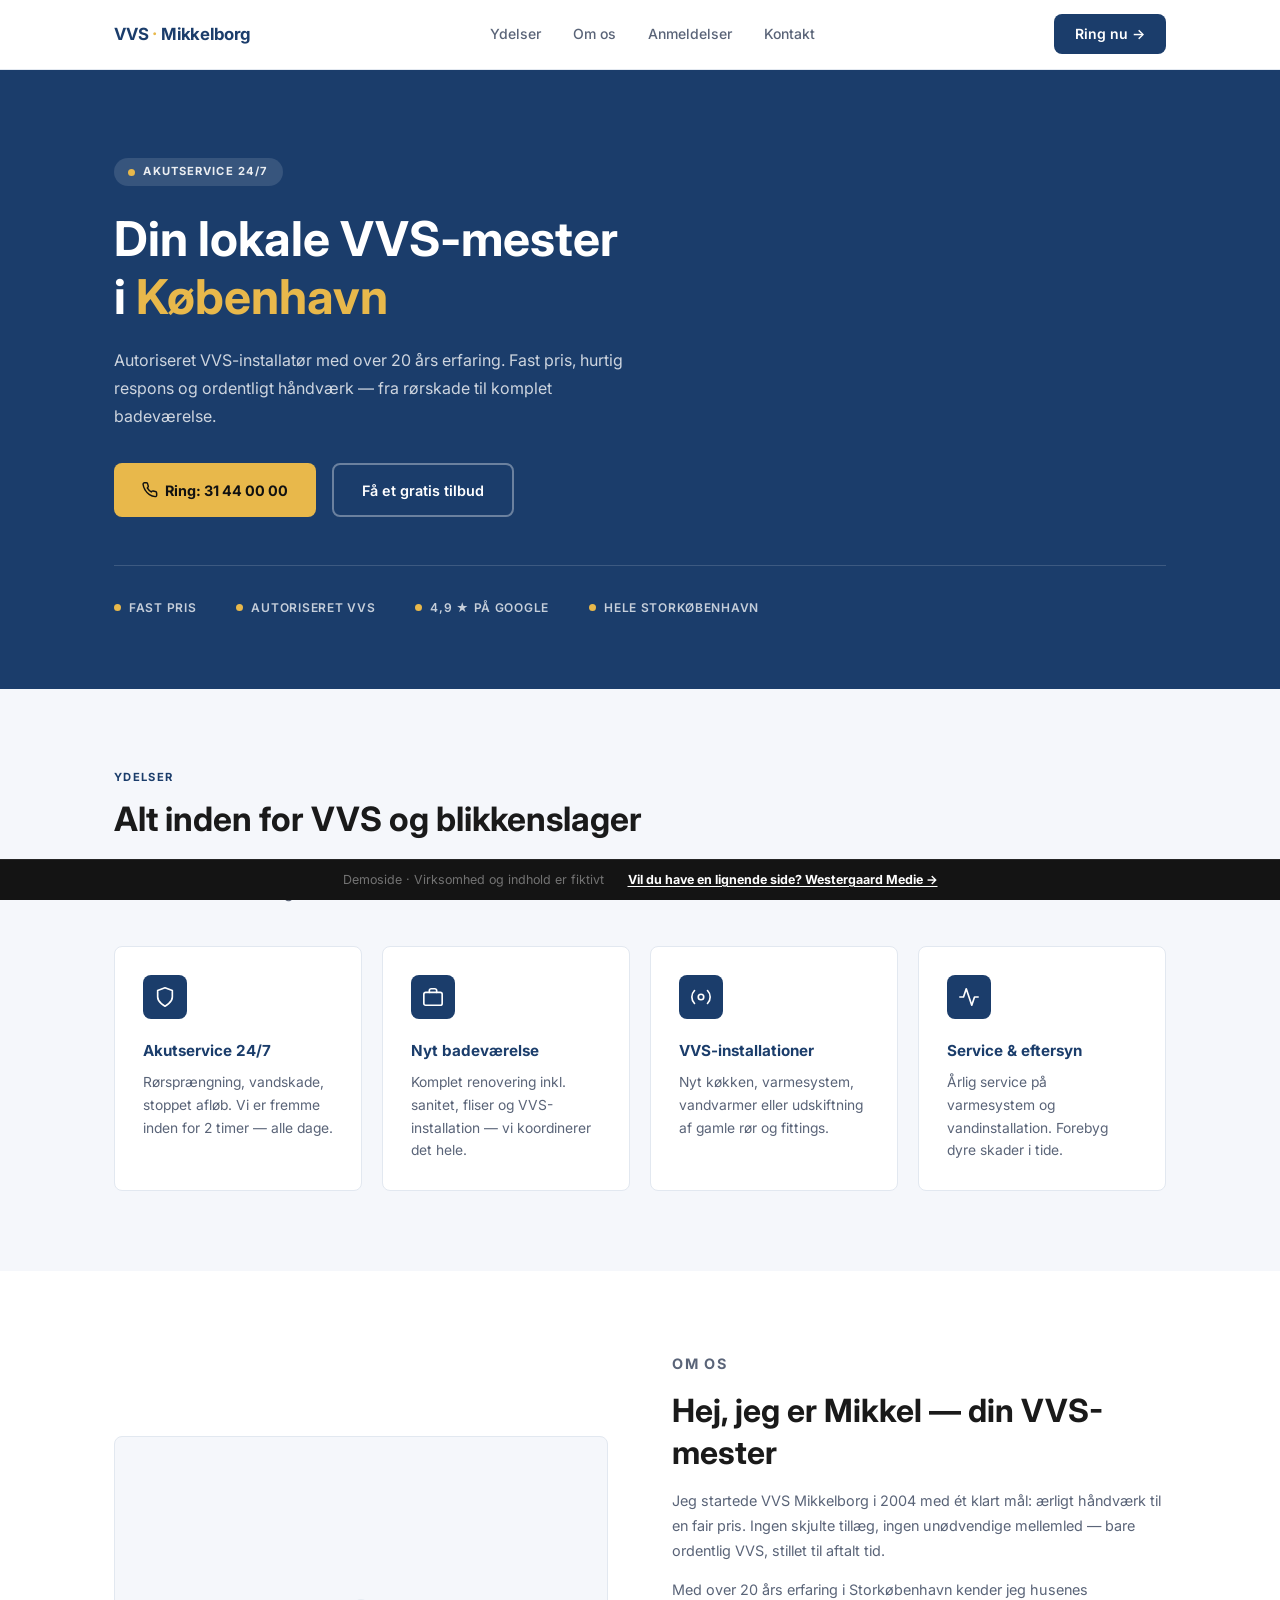
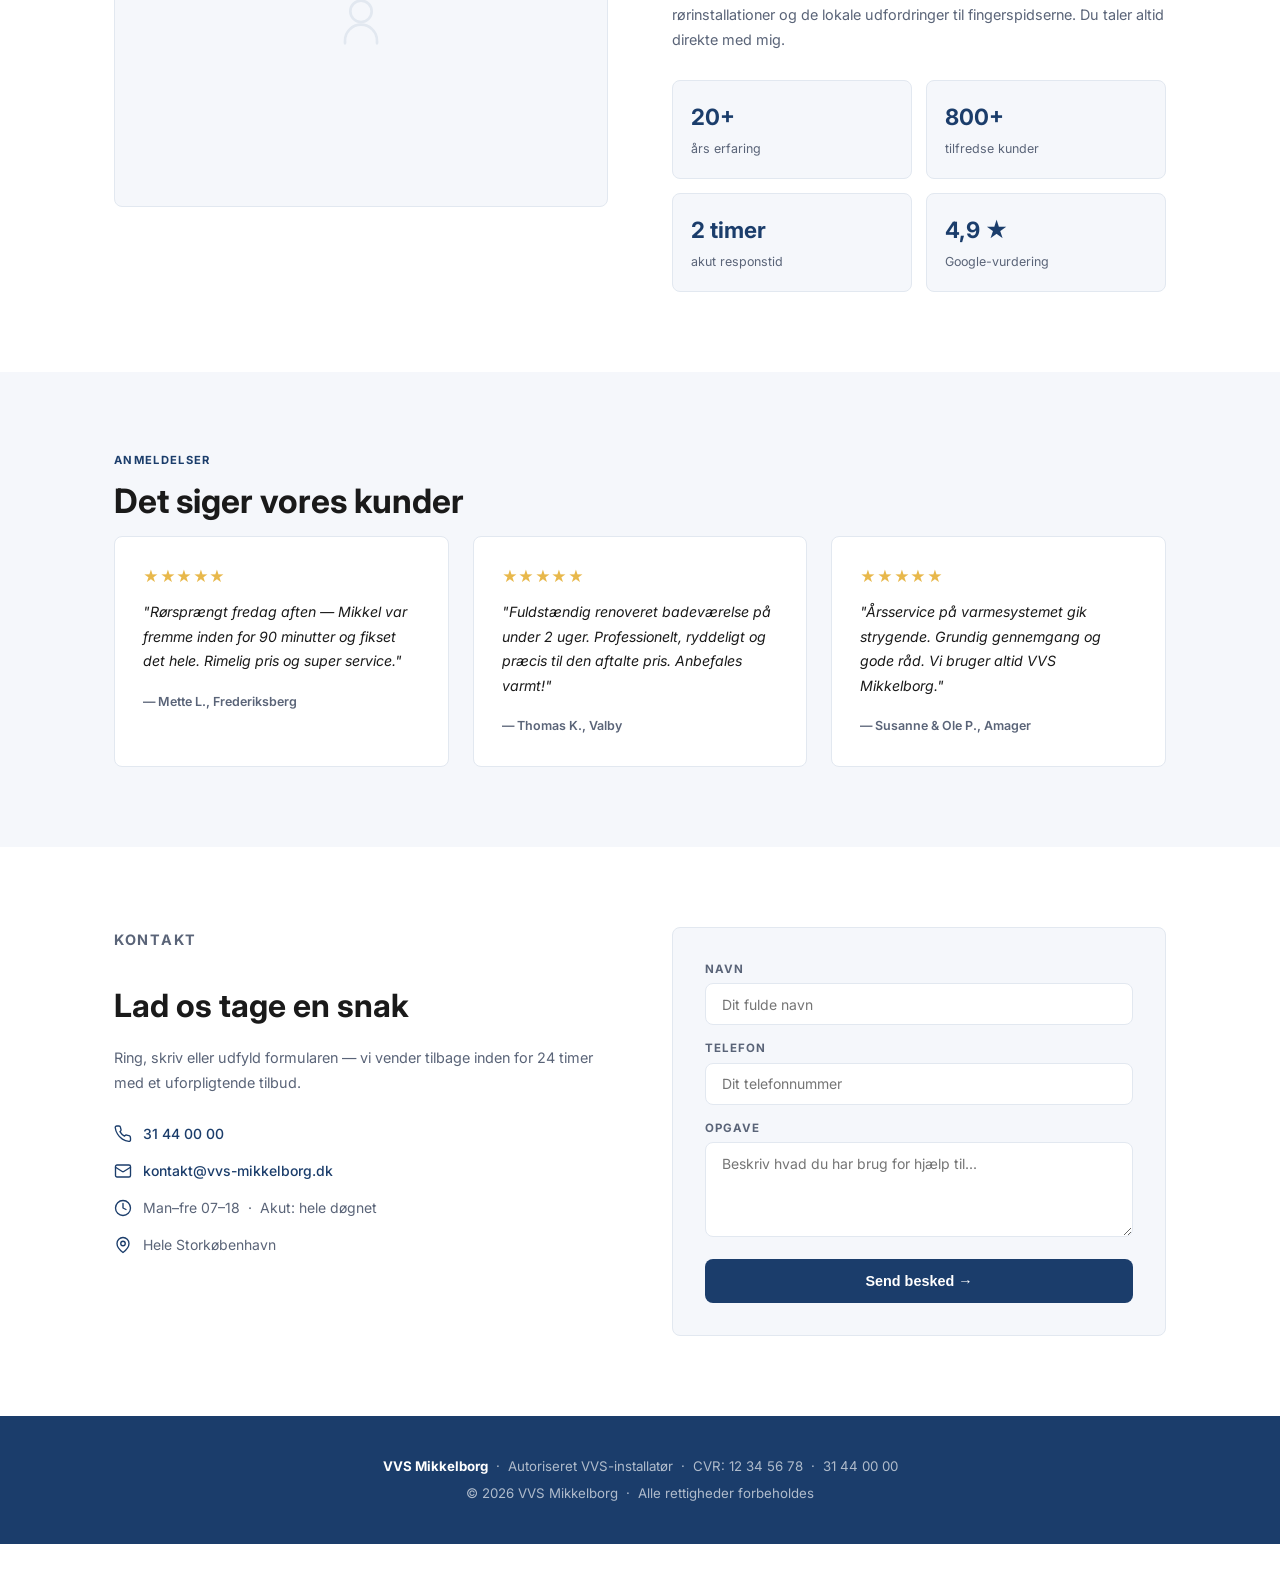
<file: demo-vvs-mikkelborg.html>
<!doctype html>
<html lang="da">
<head>
  <meta charset="UTF-8" />
  <meta name="viewport" content="width=device-width, initial-scale=1.0" />
  <meta name="robots" content="noindex, nofollow" />
  <title>VVS Mikkelborg — Din lokale VVS-mester i København</title>
  <link rel="preconnect" href="https://fonts.googleapis.com" />
  <link rel="preconnect" href="https://fonts.gstatic.com" crossorigin />
  <link href="https://fonts.googleapis.com/css2?family=Inter:wght@300;400;500;600;700&display=swap" rel="stylesheet" />
  <link rel="stylesheet" href="demo-base.css" />
  <style>
    :root {
      --c1: #1b3d6b;
      --c2: #2a5a96;
      --ca: #e8b84b;
    }
  </style>
</head>
<body>

  <header class="site-hd">
    <div class="container hd-inner">
      <div class="hd-logo">VVS <em>·</em> Mikkelborg</div>
      <nav class="hd-nav">
        <a href="#ydelser">Ydelser</a>
        <a href="#om">Om os</a>
        <a href="#anmeldelser">Anmeldelser</a>
        <a href="#kontakt">Kontakt</a>
      </nav>
      <a href="#kontakt" class="hd-cta">Ring nu →</a>
    </div>
  </header>

  <section class="hero">
    <div class="container">
      <div class="hero-badge">AKUTSERVICE 24/7</div>
      <h1>Din lokale VVS-mester<br>i <em>København</em></h1>
      <p class="hero-sub">Autoriseret VVS-installatør med over 20 års erfaring. Fast pris, hurtig respons og ordentligt håndværk — fra rørskade til komplet badeværelse.</p>
      <div class="hero-btns">
        <a href="tel:+4531440000" class="btn-ca">
          <svg width="16" height="16" viewBox="0 0 24 24" fill="none" stroke="currentColor" stroke-width="2.2" stroke-linecap="round" stroke-linejoin="round"><path d="M22 16.92v3a2 2 0 0 1-2.18 2 19.79 19.79 0 0 1-8.63-3.07A19.5 19.5 0 0 1 4.69 12a19.79 19.79 0 0 1-3.07-8.67A2 2 0 0 1 3.6 1.27h3a2 2 0 0 1 2 1.72c.127.96.361 1.903.7 2.81a2 2 0 0 1-.45 2.11L7.91 8.91a16 16 0 0 0 6 6l.91-.91a2 2 0 0 1 2.11-.45c.907.339 1.85.573 2.81.7A2 2 0 0 1 21.73 16.92z"/></svg>
          Ring: 31 44 00 00
        </a>
        <a href="#kontakt" class="btn-ghost-w">Få et gratis tilbud</a>
      </div>
      <div class="hero-trust">
        <div class="ht-item"><div class="ht-dot"></div><span>FAST PRIS</span></div>
        <div class="ht-item"><div class="ht-dot"></div><span>AUTORISERET VVS</span></div>
        <div class="ht-item"><div class="ht-dot"></div><span>4,9 ★ PÅ GOOGLE</span></div>
        <div class="ht-item"><div class="ht-dot"></div><span>HELE STORKØBENHAVN</span></div>
      </div>
    </div>
  </section>

  <section class="sec-bg" id="ydelser">
    <div class="container">
      <p class="sec-label">Ydelser</p>
      <h2 class="sec-h">Alt inden for VVS og blikkenslager</h2>
      <p class="sec-sub">Vi løser alle VVS-opgaver — fra akut vandskade fredag aften til komplet badeværelsesrenovering.</p>
      <div class="grid-4">
        <div class="card">
          <div class="card-icon"><svg width="22" height="22" viewBox="0 0 24 24" fill="none" stroke="currentColor" stroke-width="1.8" stroke-linecap="round" stroke-linejoin="round"><path d="M12 22s8-4 8-10V5l-8-3-8 3v7c0 6 8 10 8 10z"/></svg></div>
          <h3>Akutservice 24/7</h3>
          <p>Rørsprængning, vandskade, stoppet afløb. Vi er fremme inden for 2 timer — alle dage.</p>
        </div>
        <div class="card">
          <div class="card-icon"><svg width="22" height="22" viewBox="0 0 24 24" fill="none" stroke="currentColor" stroke-width="1.8" stroke-linecap="round" stroke-linejoin="round"><rect x="2" y="7" width="20" height="14" rx="2"/><path d="M16 7V5a2 2 0 0 0-2-2h-4a2 2 0 0 0-2 2v2"/></svg></div>
          <h3>Nyt badeværelse</h3>
          <p>Komplet renovering inkl. sanitet, fliser og VVS-installation — vi koordinerer det hele.</p>
        </div>
        <div class="card">
          <div class="card-icon"><svg width="22" height="22" viewBox="0 0 24 24" fill="none" stroke="currentColor" stroke-width="1.8" stroke-linecap="round" stroke-linejoin="round"><circle cx="12" cy="12" r="3"/><path d="M19.07 4.93a10 10 0 0 1 0 14.14M4.93 4.93a10 10 0 0 0 0 14.14"/></svg></div>
          <h3>VVS-installationer</h3>
          <p>Nyt køkken, varmesystem, vandvarmer eller udskiftning af gamle rør og fittings.</p>
        </div>
        <div class="card">
          <div class="card-icon"><svg width="22" height="22" viewBox="0 0 24 24" fill="none" stroke="currentColor" stroke-width="1.8" stroke-linecap="round" stroke-linejoin="round"><polyline points="22 12 18 12 15 21 9 3 6 12 2 12"/></svg></div>
          <h3>Service & eftersyn</h3>
          <p>Årlig service på varmesystem og vandinstallation. Forebyg dyre skader i tide.</p>
        </div>
      </div>
    </div>
  </section>

  <section id="om">
    <div class="container">
      <div class="grid-2">
        <div class="ab-photo">
          <svg width="64" height="64" viewBox="0 0 24 24" fill="none" stroke="currentColor" stroke-width="1" stroke-linecap="round" stroke-linejoin="round"><circle cx="12" cy="8" r="4"/><path d="M6 20v-1a6 6 0 0 1 12 0v1"/></svg>
        </div>
        <div class="ab-text">
          <p class="sec-label">Om os</p>
          <h2>Hej, jeg er Mikkel — din VVS-mester</h2>
          <p>Jeg startede VVS Mikkelborg i 2004 med ét klart mål: ærligt håndværk til en fair pris. Ingen skjulte tillæg, ingen unødvendige mellemled — bare ordentlig VVS, stillet til aftalt tid.</p>
          <p>Med over 20 års erfaring i Storkøbenhavn kender jeg husenes rørinstallationer og de lokale udfordringer til fingerspidserne. Du taler altid direkte med mig.</p>
          <div class="ab-stats">
            <div class="ab-stat"><strong>20+</strong><span>års erfaring</span></div>
            <div class="ab-stat"><strong>800+</strong><span>tilfredse kunder</span></div>
            <div class="ab-stat"><strong>2 timer</strong><span>akut responstid</span></div>
            <div class="ab-stat"><strong>4,9 ★</strong><span>Google-vurdering</span></div>
          </div>
        </div>
      </div>
    </div>
  </section>

  <section class="sec-bg" id="anmeldelser">
    <div class="container">
      <p class="sec-label">Anmeldelser</p>
      <h2 class="sec-h">Det siger vores kunder</h2>
      <div class="grid-3">
        <div class="t-card">
          <div class="t-stars">★★★★★</div>
          <blockquote>"Rørsprængt fredag aften — Mikkel var fremme inden for 90 minutter og fikset det hele. Rimelig pris og super service."</blockquote>
          <cite>— Mette L., Frederiksberg</cite>
        </div>
        <div class="t-card">
          <div class="t-stars">★★★★★</div>
          <blockquote>"Fuldstændig renoveret badeværelse på under 2 uger. Professionelt, ryddeligt og præcis til den aftalte pris. Anbefales varmt!"</blockquote>
          <cite>— Thomas K., Valby</cite>
        </div>
        <div class="t-card">
          <div class="t-stars">★★★★★</div>
          <blockquote>"Årsservice på varmesystemet gik strygende. Grundig gennemgang og gode råd. Vi bruger altid VVS Mikkelborg."</blockquote>
          <cite>— Susanne & Ole P., Amager</cite>
        </div>
      </div>
    </div>
  </section>

  <section id="kontakt">
    <div class="container">
      <div class="contact-grid">
        <div class="contact-text">
          <p class="sec-label">Kontakt</p>
          <h2>Lad os tage en snak</h2>
          <p>Ring, skriv eller udfyld formularen — vi vender tilbage inden for 24 timer med et uforpligtende tilbud.</p>
          <ul class="c-list">
            <li><svg width="18" height="18" viewBox="0 0 24 24" fill="none" stroke="currentColor" stroke-width="1.8" stroke-linecap="round" stroke-linejoin="round"><path d="M22 16.92v3a2 2 0 0 1-2.18 2 19.79 19.79 0 0 1-8.63-3.07A19.5 19.5 0 0 1 4.69 12a19.79 19.79 0 0 1-3.07-8.67A2 2 0 0 1 3.6 1.27h3a2 2 0 0 1 2 1.72c.127.96.361 1.903.7 2.81a2 2 0 0 1-.45 2.11L7.91 8.91a16 16 0 0 0 6 6l.91-.91a2 2 0 0 1 2.11-.45c.907.339 1.85.573 2.81.7A2 2 0 0 1 21.73 16.92z"/></svg><a href="tel:+4531440000">31 44 00 00</a></li>
            <li><svg width="18" height="18" viewBox="0 0 24 24" fill="none" stroke="currentColor" stroke-width="1.8" stroke-linecap="round" stroke-linejoin="round"><rect x="2" y="4" width="20" height="16" rx="2"/><path d="m22 7-8.97 5.7a1.94 1.94 0 0 1-2.06 0L2 7"/></svg><a href="mailto:kontakt@vvs-mikkelborg.dk">kontakt@vvs-mikkelborg.dk</a></li>
            <li><svg width="18" height="18" viewBox="0 0 24 24" fill="none" stroke="currentColor" stroke-width="1.8" stroke-linecap="round" stroke-linejoin="round"><circle cx="12" cy="12" r="10"/><polyline points="12 6 12 12 16 14"/></svg>Man–fre 07–18 &nbsp;·&nbsp; Akut: hele døgnet</li>
            <li><svg width="18" height="18" viewBox="0 0 24 24" fill="none" stroke="currentColor" stroke-width="1.8" stroke-linecap="round" stroke-linejoin="round"><path d="M20 10c0 6-8 12-8 12s-8-6-8-12a8 8 0 0 1 16 0z"/><circle cx="12" cy="10" r="3"/></svg>Hele Storkøbenhavn</li>
          </ul>
        </div>
        <div class="form-wrap">
          <div class="fg"><label>Navn</label><input type="text" placeholder="Dit fulde navn" /></div>
          <div class="fg"><label>Telefon</label><input type="tel" placeholder="Dit telefonnummer" /></div>
          <div class="fg"><label>Opgave</label><textarea placeholder="Beskriv hvad du har brug for hjælp til..."></textarea></div>
          <button class="btn-submit">Send besked →</button>
        </div>
      </div>
    </div>
  </section>

  <footer class="site-footer">
    <div class="container">
      <p><strong>VVS Mikkelborg</strong> &nbsp;·&nbsp; Autoriseret VVS-installatør &nbsp;·&nbsp; CVR: 12 34 56 78 &nbsp;·&nbsp; 31 44 00 00</p>
      <p>© 2026 VVS Mikkelborg &nbsp;·&nbsp; Alle rettigheder forbeholdes</p>
    </div>
  </footer>

  <div class="demo-bar">
    <span class="demo-bar-label">Demoside · Virksomhed og indhold er fiktivt</span>
    <a href="index.html">Vil du have en lignende side? Westergaard Medie →</a>
  </div>

  <script>
    document.querySelectorAll('a[href^="#"]').forEach(a => {
      a.addEventListener('click', e => {
        const t = document.querySelector(a.getAttribute('href'));
        if (t) { e.preventDefault(); t.scrollIntoView({ behavior: 'smooth', block: 'start' }); }
      });
    });
  </script>
</body>
</html>
</file>
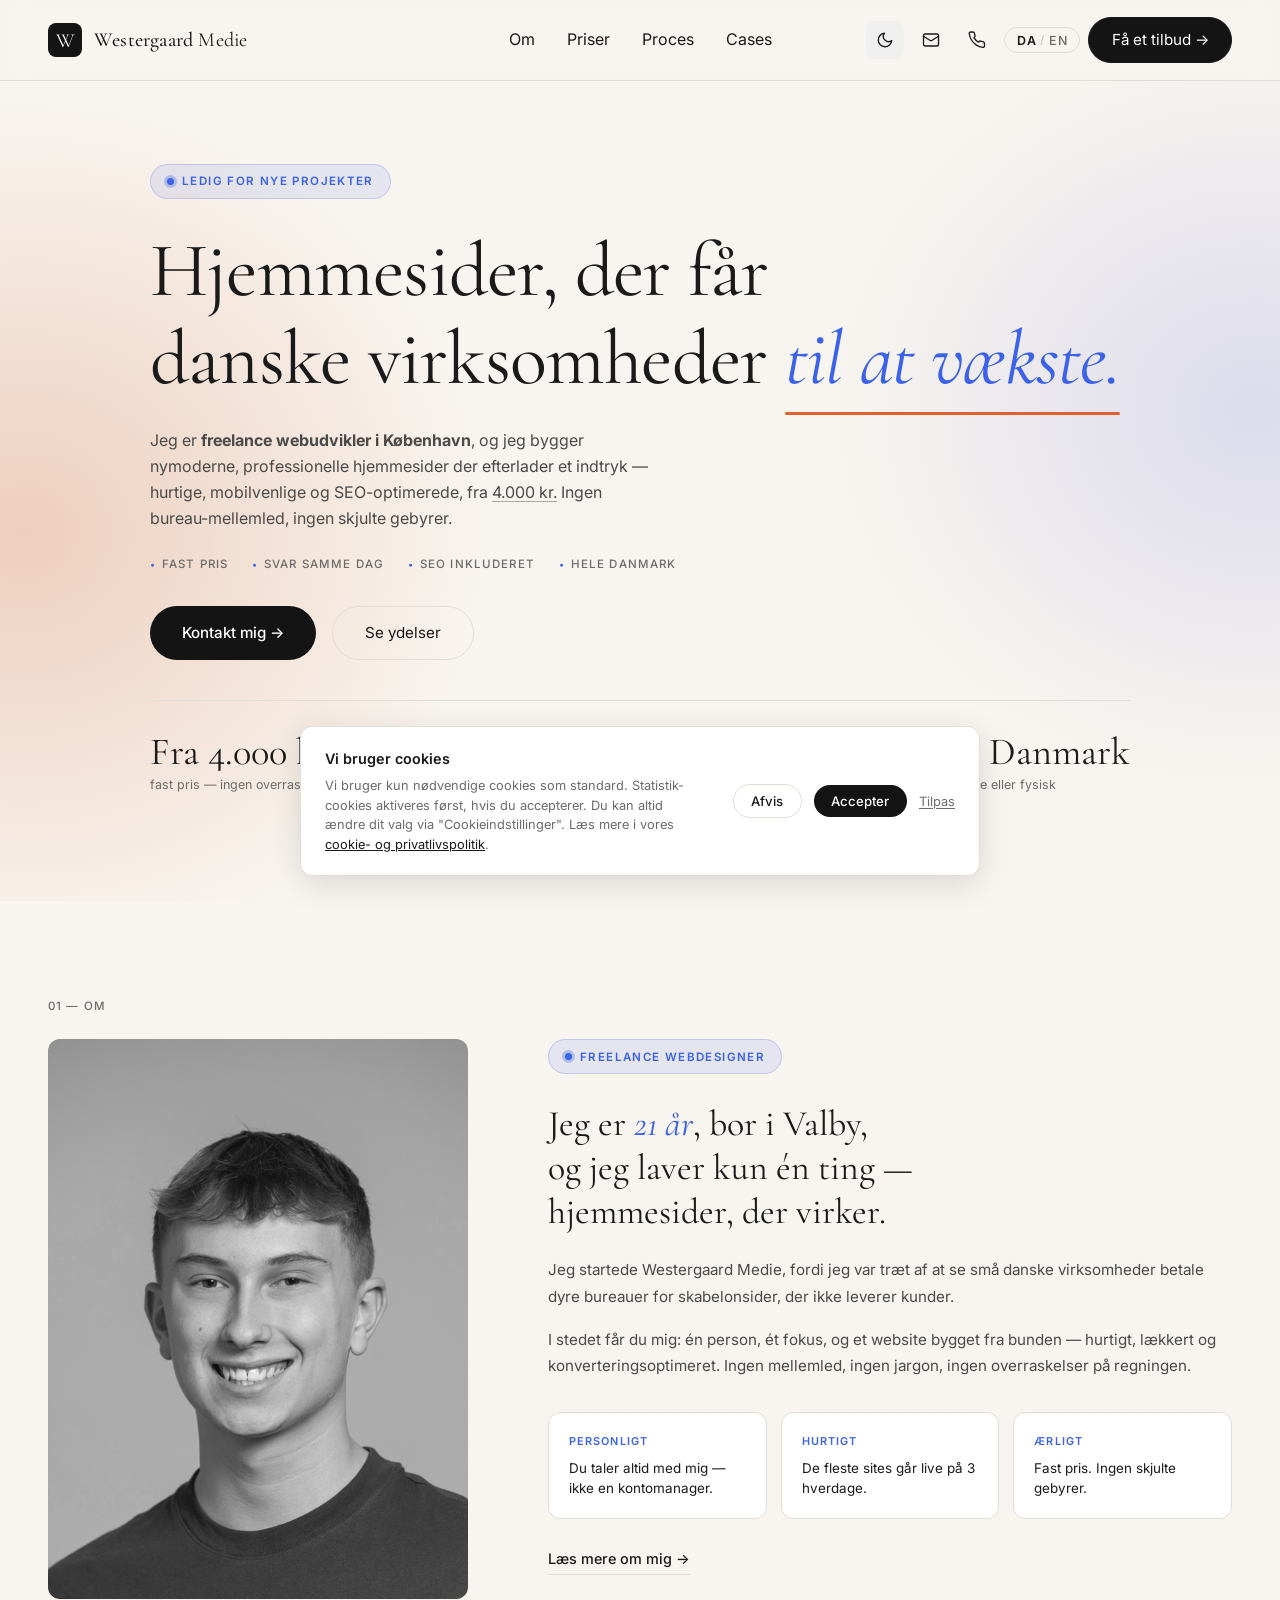
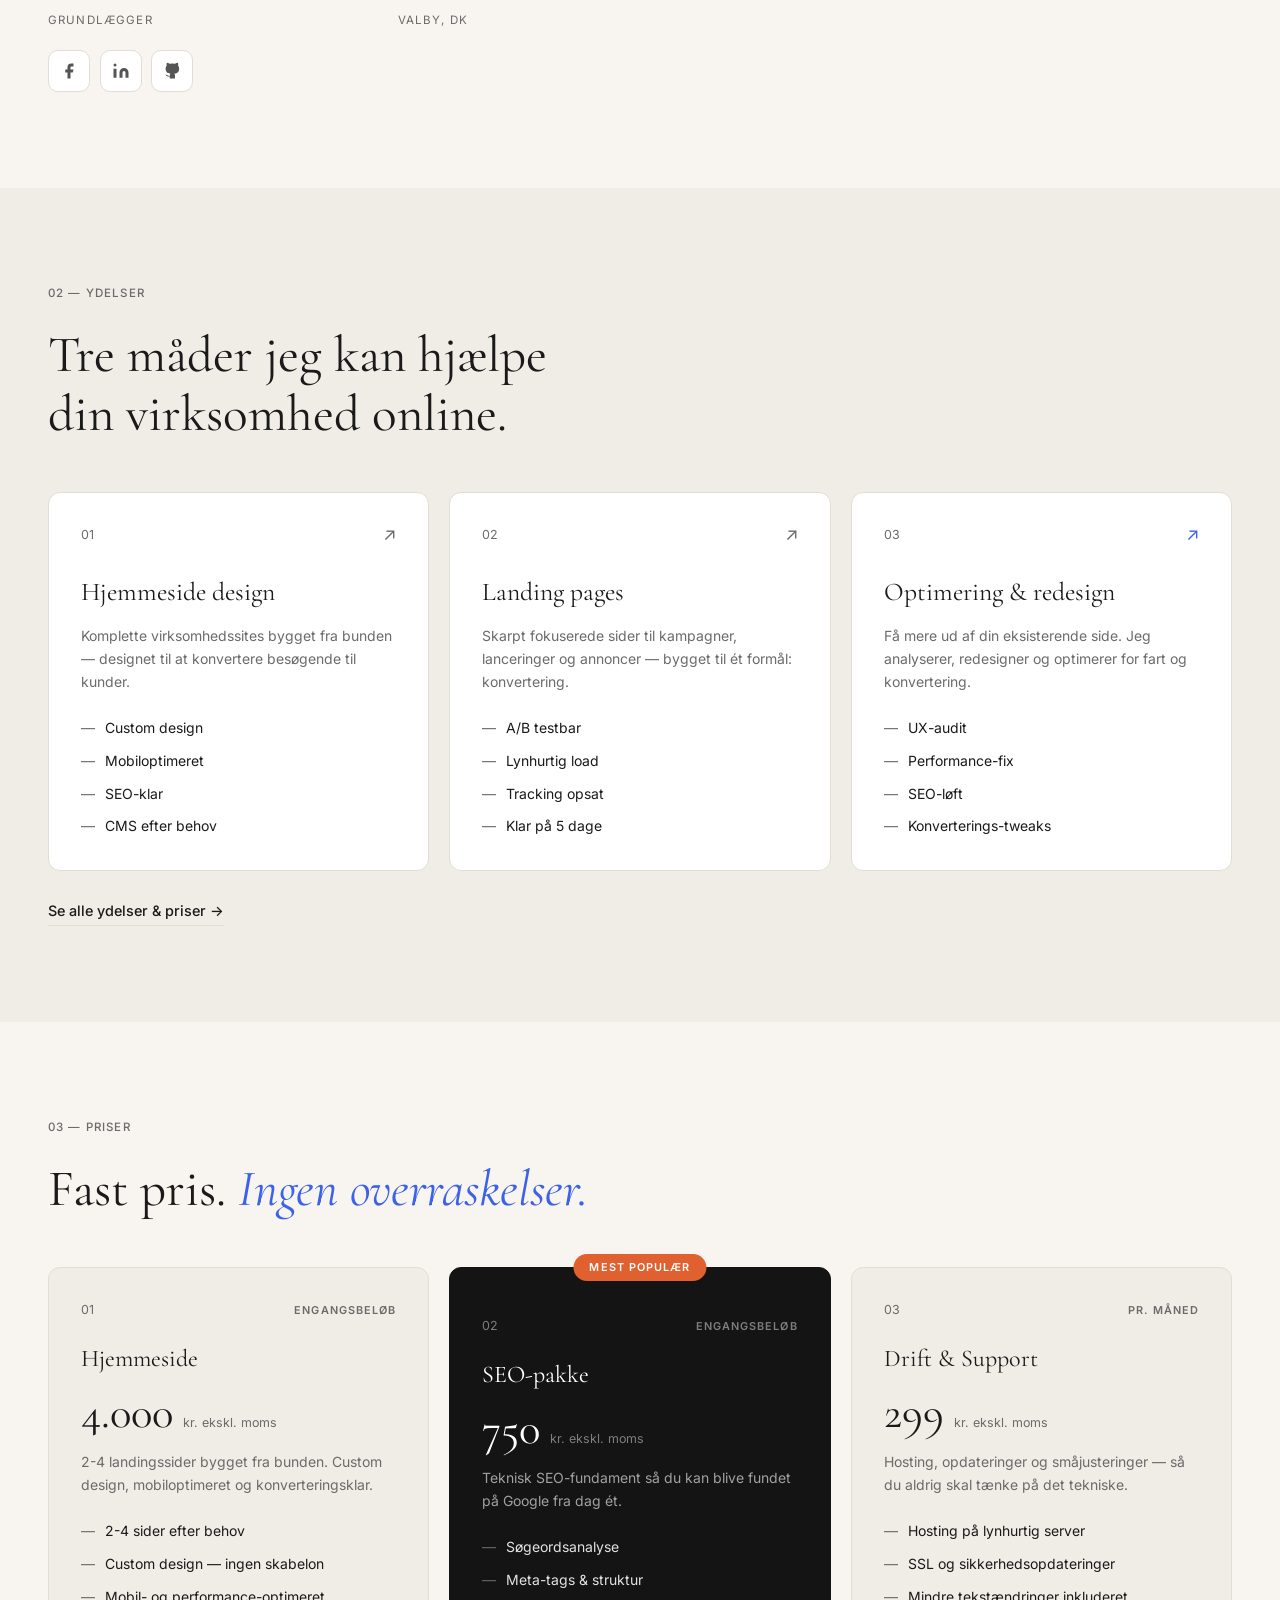
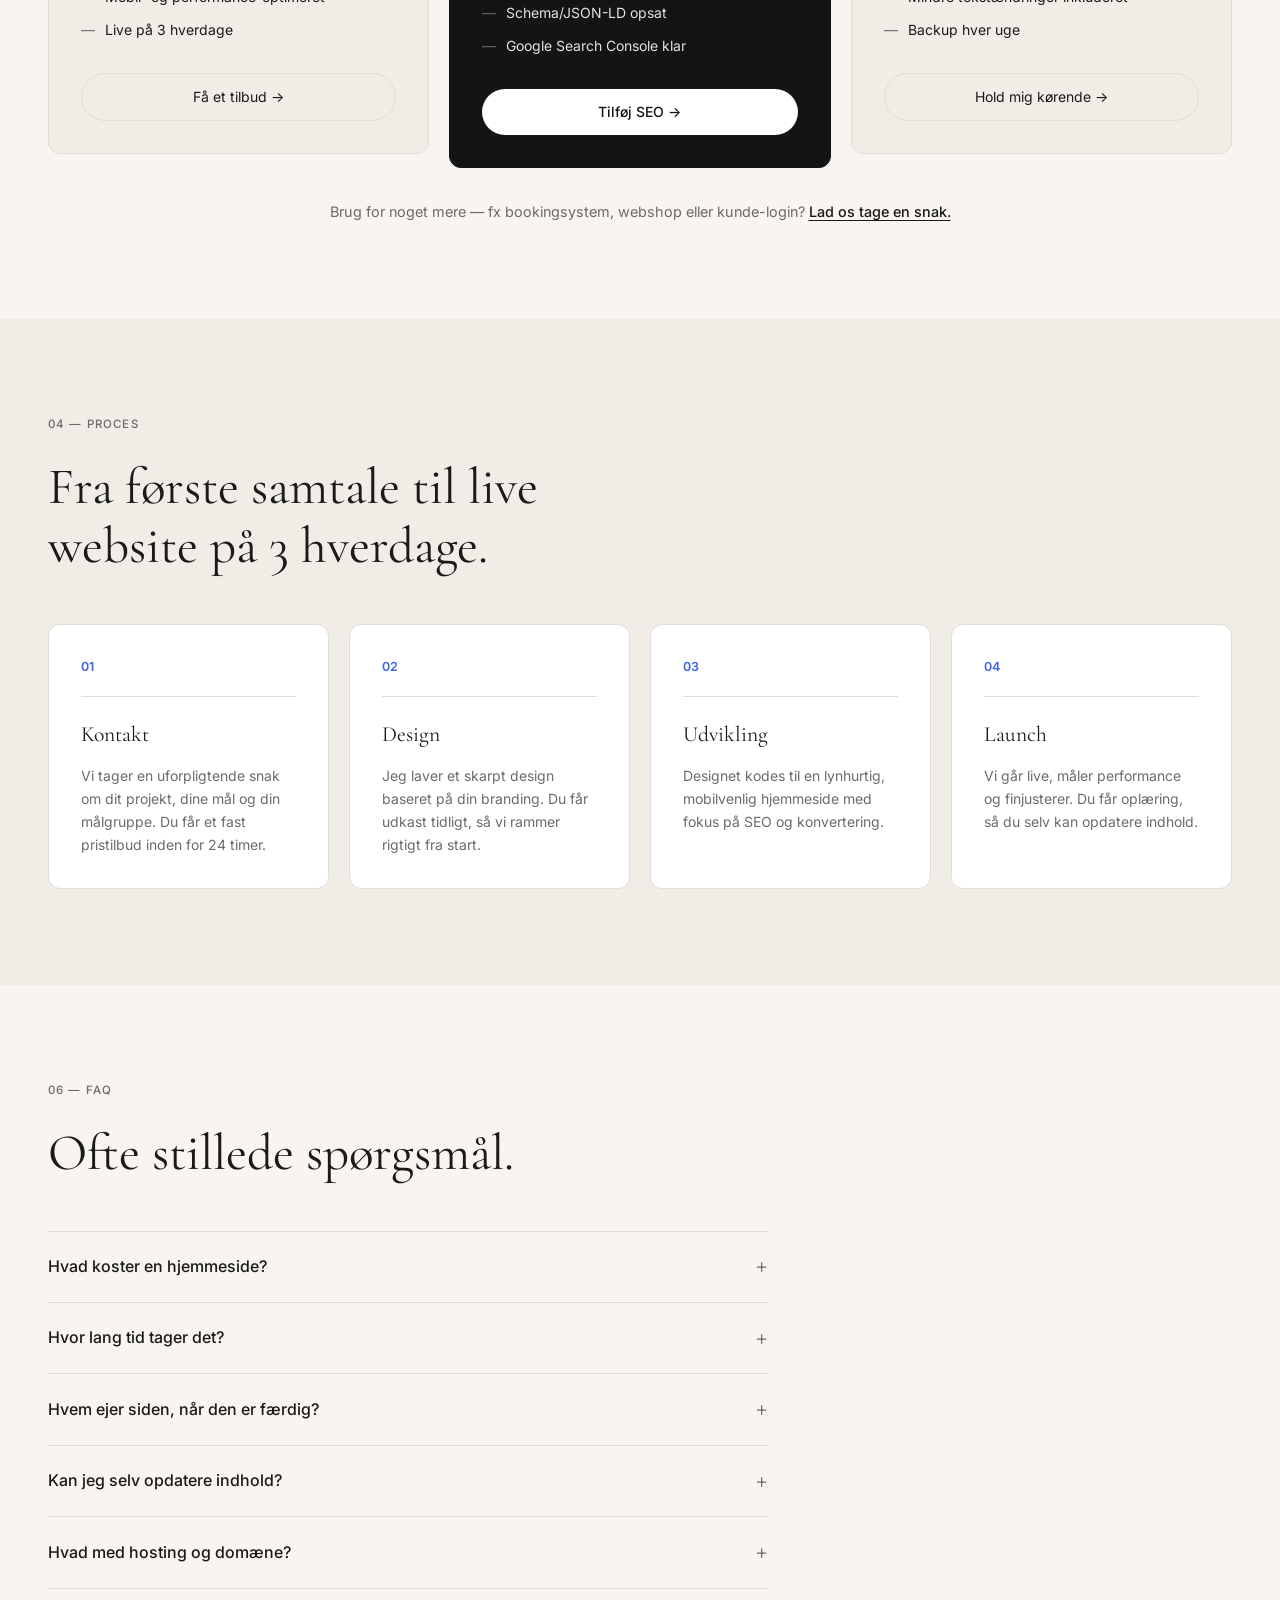
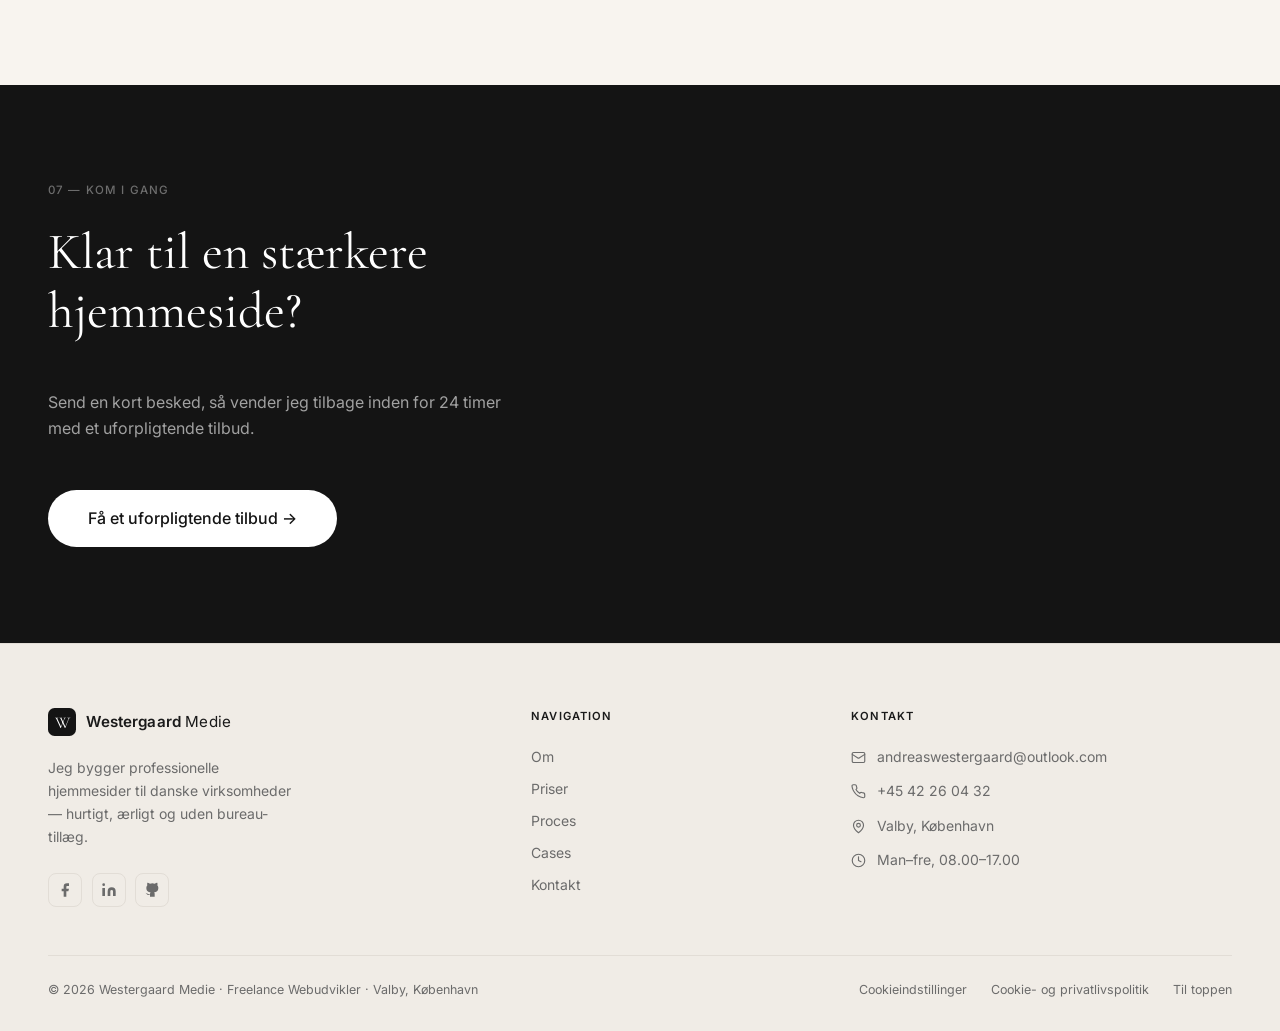
<file: index.backup.html>
<!doctype html>
<html lang="da">
  <head>
    <meta charset="UTF-8" />
    <meta name="viewport" content="width=device-width, initial-scale=1.0" />
    <title>Westergaard Medie | Hjemmesider til danske virksomheder</title>
    <meta name="description" content="Westergaard Medie bygger simple, hurtige og konverteringsoptimerede websites til små og mellemstore virksomheder — personligt, ærligt og uden bureau-tillæg." />
    <!-- Open Graph -->
    <meta property="og:type" content="website" />
    <meta property="og:site_name" content="Westergaard Medie" />
    <meta property="og:locale" content="da_DK" />
    <meta property="og:title" content="Westergaard Medie — Freelance Webudvikler i København" />
    <meta property="og:description" content="Professionelle hjemmesider til danske virksomheder fra 4.000 kr. Hurtig, mobilvenlig og SEO-optimeret. Svar inden 24 timer." />
    <meta property="og:url" content="https://DITDOMÆNE.dk/" />
    <meta property="og:image" content="https://DITDOMÆNE.dk/og-image.jpg" />
    <meta property="og:image:width" content="1200" />
    <meta property="og:image:height" content="630" />
    <meta property="og:image:alt" content="Westergaard Medie — Freelance Webudvikler i København" />
    <!-- Twitter Card -->
    <meta name="twitter:card" content="summary_large_image" />
    <meta name="twitter:title" content="Westergaard Medie — Freelance Webudvikler i København" />
    <meta name="twitter:description" content="Professionelle hjemmesider til danske virksomheder fra 4.000 kr. Hurtig, mobilvenlig og SEO-optimeret. Svar inden 24 timer." />
    <meta name="twitter:image" content="https://DITDOMÆNE.dk/og-image.jpg" />
    <link rel="preconnect" href="https://fonts.googleapis.com" />
    <link rel="preconnect" href="https://fonts.gstatic.com" crossorigin />
    <link href="https://fonts.googleapis.com/css2?family=Cormorant+Garamond:ital,wght@0,300;0,400;0,500;1,300;1,400;1,500&family=Inter:wght@300;400;500;600&display=swap" rel="stylesheet" />
    <link rel="icon" type="image/svg+xml" href="favicon.svg" />
    <link rel="stylesheet" href="styles.css" />
    <!-- JSON-LD Structured Data -->
    <script type="application/ld+json">
    {
      "@context": "https://schema.org",
      "@type": "ProfessionalService",
      "name": "Westergaard Medie",
      "description": "Freelance webudvikler der bygger professionelle, hurtige og konverteringsoptimerede hjemmesider til danske virksomheder.",
      "url": "https://DITDOMÆNE.dk/",
      "telephone": "+4542260432",
      "email": "andreaswestergaard@outlook.com",
      "founder": {
        "@type": "Person",
        "name": "Andreas Westergaard"
      },
      "address": {
        "@type": "PostalAddress",
        "addressLocality": "Valby",
        "addressRegion": "København",
        "addressCountry": "DK"
      },
      "areaServed": {
        "@type": "Country",
        "name": "Denmark"
      },
      "openingHoursSpecification": [
        {
          "@type": "OpeningHoursSpecification",
          "dayOfWeek": ["Monday","Tuesday","Wednesday","Thursday","Friday"],
          "opens": "08:00",
          "closes": "17:00"
        }
      ],
      "priceRange": "fra 4.000 kr.",
      "hasOfferCatalog": {
        "@type": "OfferCatalog",
        "name": "Ydelser",
        "itemListElement": [
          {
            "@type": "Offer",
            "itemOffered": {
              "@type": "Service",
              "name": "Hjemmeside",
              "description": "Professionel hjemmeside skræddersyet til din virksomhed."
            },
            "priceSpecification": {
              "@type": "UnitPriceSpecification",
              "price": "4000",
              "priceCurrency": "DKK",
              "minPrice": "4000"
            }
          },
          {
            "@type": "Offer",
            "itemOffered": {
              "@type": "Service",
              "name": "SEO-pakke",
              "description": "Søgemaskineoptimering der hjælper din hjemmeside med at rangere højere på Google."
            },
            "priceSpecification": {
              "@type": "UnitPriceSpecification",
              "price": "750",
              "priceCurrency": "DKK",
              "minPrice": "750"
            }
          },
          {
            "@type": "Offer",
            "itemOffered": {
              "@type": "Service",
              "name": "Drift & Support",
              "description": "Månedlig vedligeholdelse, opdateringer og teknisk support."
            },
            "priceSpecification": {
              "@type": "UnitPriceSpecification",
              "price": "299",
              "priceCurrency": "DKK",
              "billingIncrement": 1,
              "unitText": "månedlig"
            }
          }
        ]
      },
      "sameAs": []
    }
    </script>
  </head>
  <body>
    <a class="skip-link" href="#main">Spring til indhold</a>

    <header class="site-header">
      <div class="container header-inner">
        <a href="#top" class="brand" aria-label="Westergaard Medie forside">
          <svg class="brand-logo" width="34" height="34" viewBox="0 0 34 34" fill="none" xmlns="http://www.w3.org/2000/svg" aria-hidden="true">
            <rect width="34" height="34" rx="8" fill="#141414"/>
            <text x="17" y="24" text-anchor="middle" font-family="Cormorant Garamond, Georgia, serif" font-size="20" font-weight="400" fill="white">W</text>
          </svg>
          <span class="brand-name"><strong>Westergaard</strong> Medie</span>
        </a>
        <nav id="main-nav" class="main-nav" aria-label="Hovedmenu">
          <a href="om.html" data-i18n="nav-om">Om</a>
          <a href="ydelser.html" data-i18n="nav-ydelser">Priser</a>
          <a href="proces.html" data-i18n="nav-proces">Proces</a>
          <a href="cases.html" data-i18n="nav-cases">Cases</a>
        </nav>
        <div class="header-right">
          <button class="header-icon-btn theme-toggle" aria-label="Skift farvetema" id="theme-toggle">
            <svg class="icon-moon" width="18" height="18" viewBox="0 0 24 24" fill="none" stroke="currentColor" stroke-width="1.8" stroke-linecap="round" stroke-linejoin="round" aria-hidden="true"><path d="M21 12.79A9 9 0 1 1 11.21 3 7 7 0 0 0 21 12.79z"/></svg>
            <svg class="icon-sun" width="18" height="18" viewBox="0 0 24 24" fill="none" stroke="currentColor" stroke-width="1.8" stroke-linecap="round" stroke-linejoin="round" aria-hidden="true" style="display:none"><circle cx="12" cy="12" r="5"/><line x1="12" y1="1" x2="12" y2="3"/><line x1="12" y1="21" x2="12" y2="23"/><line x1="4.22" y1="4.22" x2="5.64" y2="5.64"/><line x1="18.36" y1="18.36" x2="19.78" y2="19.78"/><line x1="1" y1="12" x2="3" y2="12"/><line x1="21" y1="12" x2="23" y2="12"/><line x1="4.22" y1="19.78" x2="5.64" y2="18.36"/><line x1="18.36" y1="5.64" x2="19.78" y2="4.22"/></svg>
          </button>
          <a href="mailto:andreaswestergaard@outlook.com" class="header-icon-btn" aria-label="Send mail">
            <svg width="18" height="18" viewBox="0 0 24 24" fill="none" stroke="currentColor" stroke-width="1.8" stroke-linecap="round" stroke-linejoin="round" aria-hidden="true"><rect x="2" y="4" width="20" height="16" rx="2"/><path d="m22 7-8.97 5.7a1.94 1.94 0 0 1-2.06 0L2 7"/></svg>
          </a>
          <a href="tel:+4542260432" class="header-icon-btn" aria-label="Ring op">
            <svg width="18" height="18" viewBox="0 0 24 24" fill="none" stroke="currentColor" stroke-width="1.8" stroke-linecap="round" stroke-linejoin="round" aria-hidden="true"><path d="M22 16.92v3a2 2 0 0 1-2.18 2 19.79 19.79 0 0 1-8.63-3.07A19.5 19.5 0 0 1 4.69 12a19.79 19.79 0 0 1-3.07-8.67A2 2 0 0 1 3.6 1.27h3a2 2 0 0 1 2 1.72c.127.96.361 1.903.7 2.81a2 2 0 0 1-.45 2.11L7.91 8.91a16 16 0 0 0 6 6l.91-.91a2 2 0 0 1 2.11-.45c.907.339 1.85.573 2.81.7A2 2 0 0 1 21.73 16.92z"/></svg>
          </a>
          <button class="lang-toggle" id="lang-toggle" aria-label="Skift sprog">
            <span class="lang-da">DA</span>
            <span class="lang-divider">/</span>
            <span class="lang-en">EN</span>
          </button>
          <a href="kontakt.html" class="btn-outline-pill header-cta" data-i18n="header-cta">Få et tilbud →</a>
        </div>
        <button class="menu-toggle" aria-expanded="false" aria-controls="main-nav" aria-label="Åbn menu">
          <span></span><span></span><span></span>
        </button>
      </div>
    </header>

    <main id="main">

      <!-- HERO -->
      <section id="top" class="hero">
        <div class="container hero-content">
          <span class="pill-badge">
            <span class="pill-dot" aria-hidden="true"></span>
            <span data-i18n="hero-badge">LEDIG FOR NYE PROJEKTER</span>
          </span>
          <h1 class="hero-heading" data-i18n="hero-h1">
            Hjemmesider, der får<br>
            danske virksomheder <em>til at vækste.</em>
          </h1>
          <p class="hero-sub" data-i18n="hero-sub">
            Jeg er <strong>freelance webudvikler i København</strong>, og jeg bygger nymoderne, professionelle hjemmesider
            der efterlader et indtryk — hurtige, mobilvenlige og SEO-optimerede, fra <span class="hero-sub-link">4.000 kr.</span> Ingen
            bureau-mellemled, ingen skjulte gebyrer.
          </p>
          <ul class="hero-trust">
            <li><span class="trust-dot" aria-hidden="true">•</span> <span data-i18n="trust-1">FAST PRIS</span></li>
            <li><span class="trust-dot" aria-hidden="true">•</span> <span data-i18n="trust-2">SVAR SAMME DAG</span></li>
            <li><span class="trust-dot" aria-hidden="true">•</span> <span data-i18n="trust-3">SEO INKLUDERET</span></li>
            <li><span class="trust-dot" aria-hidden="true">•</span> <span data-i18n="trust-4">HELE DANMARK</span></li>
          </ul>
          <div class="hero-actions">
            <a href="kontakt.html" class="btn-dark" data-i18n="hero-btn-primary">Kontakt mig →</a>
            <a href="#ydelser" class="btn-ghost" data-i18n="hero-btn-secondary">Se ydelser</a>
          </div>
          <div class="stats-rule"></div>
          <div class="stats-grid">
              <div class="stat">
                <span class="stat-num" data-i18n="stat-1-num">Fra 4.000 kr.</span>
                <span class="stat-label" data-i18n="stat-1-label">fast pris — ingen overraskelser</span>
              </div>
              <div class="stat">
                <span class="stat-num" data-i18n="stat-2-num">Under 2 uger</span>
                <span class="stat-label" data-i18n="stat-2-label">fra idé til live hjemmeside</span>
              </div>
              <div class="stat">
                <span class="stat-num" data-i18n="stat-3-num">1 person</span>
                <span class="stat-label" data-i18n="stat-3-label">du taler altid direkte med mig</span>
              </div>
              <div class="stat">
                <span class="stat-num" data-i18n="stat-4-num">Hele Danmark</span>
                <span class="stat-label" data-i18n="stat-4-label">mødes online eller fysisk</span>
              </div>
            </div>
        </div>
      </section>

      <!-- OM -->
      <section id="om" class="section">
        <div class="container">
          <p class="section-label" data-i18n="om-label">01 — OM</p>
          <div class="om-grid">
            <div class="om-photo-col reveal">
              <img
                src="assets/andreas-portrait.jpg"
                alt="Andreas Westergaard"
                class="om-photo"
                loading="lazy"
                decoding="async"
              />
              <div class="om-photo-meta">
                <span data-i18n="om-founder">GRUNDLÆGGER</span>
                <span>VALBY, DK</span>
              </div>
              <div class="om-socials">
                <a href="https://www.facebook.com/profile.php?id=100009570580964" class="social-btn" aria-label="Facebook" rel="noopener noreferrer" target="_blank">
                  <svg width="18" height="18" viewBox="0 0 24 24" fill="currentColor" aria-hidden="true"><path d="M18 2h-3a5 5 0 0 0-5 5v3H7v4h3v8h4v-8h3l1-4h-4V7a1 1 0 0 1 1-1h3z"/></svg>
                </a>
                <a href="https://www.linkedin.com/in/andreas-boris-westergaard/" class="social-btn" aria-label="LinkedIn" rel="noopener noreferrer" target="_blank">
                  <svg width="18" height="18" viewBox="0 0 24 24" fill="currentColor" aria-hidden="true"><path d="M16 8a6 6 0 0 1 6 6v7h-4v-7a2 2 0 0 0-2-2 2 2 0 0 0-2 2v7h-4v-7a6 6 0 0 1 6-6z"/><rect x="2" y="9" width="4" height="12"/><circle cx="4" cy="4" r="2"/></svg>
                </a>
                <a href="https://github.com/andreaswestergaard-wq" class="social-btn" aria-label="GitHub" rel="noopener noreferrer" target="_blank">
                  <svg width="18" height="18" viewBox="0 0 24 24" fill="currentColor" aria-hidden="true"><path d="M9 19c-5 1.5-5-2.5-7-3m14 6v-3.87a3.37 3.37 0 0 0-.94-2.61c3.14-.35 6.44-1.54 6.44-7A5.44 5.44 0 0 0 20 4.77 5.07 5.07 0 0 0 19.91 1S18.73.65 16 2.48a13.38 13.38 0 0 0-7 0C6.27.65 5.09 1 5.09 1A5.07 5.07 0 0 0 5 4.77a5.44 5.44 0 0 0-1.5 3.78c0 5.42 3.3 6.61 6.44 7A3.37 3.37 0 0 0 9 18.13V22"/></svg>
                </a>
              </div>
            </div>
            <div class="om-copy reveal">
              <span class="pill-badge">
                <span class="pill-dot" aria-hidden="true"></span>
                <span data-i18n="om-badge">FREELANCE WEBDESIGNER</span>
              </span>
              <h2 data-i18n="om-h2">Jeg er <em>21 år</em>, bor i Valby,<br>og jeg laver kun én ting —<br>hjemmesider, der virker.</h2>
              <p data-i18n="om-p1">Jeg startede Westergaard Medie, fordi jeg var træt af at se små danske virksomheder betale dyre bureauer for skabelonsider, der ikke leverer kunder.</p>
              <p data-i18n="om-p2">I stedet får du mig: én person, ét fokus, og et website bygget fra bunden — hurtigt, lækkert og konverteringsoptimeret. Ingen mellemled, ingen jargon, ingen overraskelser på regningen.</p>
              <div class="om-cards">
                <div class="om-card">
                  <span class="om-card-label" data-i18n="om-card-1-label">PERSONLIGT</span>
                  <p data-i18n="om-card-1-p">Du taler altid med mig — ikke en kontomanager.</p>
                </div>
                <div class="om-card">
                  <span class="om-card-label" data-i18n="om-card-2-label">HURTIGT</span>
                  <p data-i18n="om-card-2-p">De fleste sites går live på under to uger.</p>
                </div>
                <div class="om-card">
                  <span class="om-card-label" data-i18n="om-card-3-label">ÆRLIGT</span>
                  <p data-i18n="om-card-3-p">Fast pris. Ingen skjulte gebyrer.</p>
                </div>
              </div>
              <a href="om.html" class="section-read-more" data-i18n="om-read-more">Læs mere om mig →</a>
            </div>
          </div>
        </div>
      </section>

      <!-- YDELSER -->
      <section id="ydelser" class="section section-gray">
        <div class="container">
          <p class="section-label" data-i18n="ydelser-label">02 — YDELSER</p>
          <h2 class="section-heading" data-i18n="ydelser-h2">Tre måder jeg kan hjælpe<br>din virksomhed online.</h2>
          <div class="ydelser-grid">
            <article class="ydelse-card reveal">
              <div class="ydelse-header">
                <span class="ydelse-num">01</span>
                <span class="ydelse-arrow" aria-hidden="true">↗</span>
              </div>
              <h3 data-i18n="ydelse-1-h3">Hjemmeside design</h3>
              <p data-i18n="ydelse-1-p">Komplette virksomhedssites bygget fra bunden — designet til at konvertere besøgende til kunder.</p>
              <ul class="feature-list">
                <li data-i18n="ydelse-1-li-1">Custom design</li>
                <li data-i18n="ydelse-1-li-2">Mobiloptimeret</li>
                <li data-i18n="ydelse-1-li-3">SEO-klar</li>
                <li data-i18n="ydelse-1-li-4">CMS efter behov</li>
              </ul>
            </article>
            <article class="ydelse-card reveal">
              <div class="ydelse-header">
                <span class="ydelse-num">02</span>
                <span class="ydelse-arrow" aria-hidden="true">↗</span>
              </div>
              <h3 data-i18n="ydelse-2-h3">Landing pages</h3>
              <p data-i18n="ydelse-2-p">Skarpt fokuserede sider til kampagner, lanceringer og annoncer — bygget til ét formål: konvertering.</p>
              <ul class="feature-list">
                <li data-i18n="ydelse-2-li-1">A/B testbar</li>
                <li data-i18n="ydelse-2-li-2">Lynhurtig load</li>
                <li data-i18n="ydelse-2-li-3">Tracking opsat</li>
                <li data-i18n="ydelse-2-li-4">Klar på 5 dage</li>
              </ul>
            </article>
            <article class="ydelse-card ydelse-card--active reveal">
              <div class="ydelse-header">
                <span class="ydelse-num">03</span>
                <span class="ydelse-arrow ydelse-arrow--blue" aria-hidden="true">↗</span>
              </div>
              <h3 data-i18n="ydelse-3-h3">Optimering &amp; redesign</h3>
              <p data-i18n="ydelse-3-p">Få mere ud af din eksisterende side. Jeg analyserer, redesigner og optimerer for fart og konvertering.</p>
              <ul class="feature-list">
                <li data-i18n="ydelse-3-li-1">UX-audit</li>
                <li data-i18n="ydelse-3-li-2">Performance-fix</li>
                <li data-i18n="ydelse-3-li-3">SEO-løft</li>
                <li data-i18n="ydelse-3-li-4">Konverterings-tweaks</li>
              </ul>
            </article>
          </div>
          <a href="ydelser.html" class="section-read-more" data-i18n="ydelser-read-more">Se alle ydelser & priser →</a>
        </div>
      </section>

      <!-- PRISER -->
      <section id="priser" class="section">
        <div class="container">
          <p class="section-label" data-i18n="priser-label">03 — PRISER</p>
          <h2 class="section-heading" data-i18n="priser-h2">Fast pris. <em>Ingen overraskelser.</em></h2>
          <div class="priser-grid">
            <article class="price-card reveal">
              <div class="price-card-top">
                <span class="price-num">01</span>
                <span class="price-type" data-i18n="price-1-type">ENGANGSBELØB</span>
              </div>
              <h3 data-i18n="price-1-h3">Hjemmeside</h3>
              <p class="price-amount" data-i18n="price-1-amount">4.000 <span>kr. ekskl. moms</span></p>
              <p class="price-desc" data-i18n="price-1-desc">2-4 landingssider bygget fra bunden. Custom design, mobiloptimeret og konverteringsklar.</p>
              <ul class="feature-list">
                <li data-i18n="price-1-li-1">2-4 sider efter behov</li>
                <li data-i18n="price-1-li-2">Custom design — ingen skabelon</li>
                <li data-i18n="price-1-li-3">Mobil- og performance-optimeret</li>
                <li data-i18n="price-1-li-4">Live på under to uger</li>
              </ul>
              <a href="kontakt.html" class="btn-price-outline" data-i18n="price-1-btn">Få et tilbud →</a>
            </article>
            <article class="price-card price-card--featured reveal">
              <p class="price-badge" data-i18n="price-2-badge">MEST POPULÆR</p>
              <div class="price-card-top">
                <span class="price-num">02</span>
                <span class="price-type" data-i18n="price-2-type">ENGANGSBELØB</span>
              </div>
              <h3 data-i18n="price-2-h3">SEO-pakke</h3>
              <p class="price-amount" data-i18n="price-2-amount">1.000 <span>kr. ekskl. moms</span></p>
              <p class="price-desc" data-i18n="price-2-desc">Teknisk SEO-fundament så du kan blive fundet på Google fra dag ét.</p>
              <ul class="feature-list">
                <li data-i18n="price-2-li-1">Søgeordsanalyse</li>
                <li data-i18n="price-2-li-2">Meta-tags &amp; struktur</li>
                <li data-i18n="price-2-li-3">Schema/JSON-LD opsat</li>
                <li data-i18n="price-2-li-4">Google Search Console klar</li>
              </ul>
              <a href="kontakt.html" class="btn-price-light" data-i18n="price-2-btn">Tilføj SEO →</a>
            </article>
            <article class="price-card reveal">
              <div class="price-card-top">
                <span class="price-num">03</span>
                <span class="price-type" data-i18n="price-3-type">PR. MÅNED</span>
              </div>
              <h3 data-i18n="price-3-h3">Drift &amp; vedligehold</h3>
              <p class="price-amount" data-i18n="price-3-amount">249 <span>kr. ekskl. moms</span></p>
              <p class="price-desc" data-i18n="price-3-desc">Hosting, opdateringer og småjusteringer — så du aldrig skal tænke på det tekniske.</p>
              <ul class="feature-list">
                <li data-i18n="price-3-li-1">Hosting på lynhurtig server</li>
                <li data-i18n="price-3-li-2">SSL og sikkerhedsopdateringer</li>
                <li data-i18n="price-3-li-3">Mindre tekstændringer inkluderet</li>
                <li data-i18n="price-3-li-4">Backup hver uge</li>
              </ul>
              <a href="kontakt.html" class="btn-price-outline" data-i18n="price-3-btn">Hold mig kørende →</a>
            </article>
          </div>
          <p class="priser-note" data-i18n="priser-note">Brug for noget mere — fx bookingsystem, webshop eller kunde-login? <a href="kontakt.html">Lad os tage en snak.</a></p>
        </div>
      </section>

      <!-- PROCES -->
      <section id="proces" class="section section-gray">
        <div class="container">
          <p class="section-label" data-i18n="proces-label">04 — PROCES</p>
          <h2 class="section-heading" data-i18n="proces-h2">Fra første samtale til live<br>website på under to uger.</h2>
          <div class="proces-grid">
            <div class="proces-card reveal">
              <span class="proces-num">01</span>
              <h3 data-i18n="proces-1-h3">Kontakt</h3>
              <p data-i18n="proces-1-p">Vi tager en uforpligtende snak om dit projekt, dine mål og din målgruppe. Du får et fast pristilbud inden for 24 timer.</p>
            </div>
            <div class="proces-card reveal">
              <span class="proces-num">02</span>
              <h3 data-i18n="proces-2-h3">Design</h3>
              <p data-i18n="proces-2-p">Jeg laver et skarpt design baseret på din branding. Du får udkast tidligt, så vi rammer rigtigt fra start.</p>
            </div>
            <div class="proces-card reveal">
              <span class="proces-num">03</span>
              <h3 data-i18n="proces-3-h3">Udvikling</h3>
              <p data-i18n="proces-3-p">Designet kodes til en lynhurtig, mobilvenlig hjemmeside med fokus på SEO og konvertering.</p>
            </div>
            <div class="proces-card reveal">
              <span class="proces-num">04</span>
              <h3 data-i18n="proces-4-h3">Launch</h3>
              <p data-i18n="proces-4-p">Vi går live, måler performance og finjusterer. Du får oplæring, så du selv kan opdatere indhold.</p>
            </div>
          </div>
        </div>
      </section>

      <!-- FAQ -->
      <section id="faq" class="section">
        <div class="container">
          <p class="section-label" data-i18n="faq-label">05 — FAQ</p>
          <h2 class="section-heading" data-i18n="faq-h2">Ofte stillede spørgsmål.</h2>
          <div class="faq-list">
            <details class="faq-item">
              <summary data-i18n="faq-1-q">Hvad koster en hjemmeside?</summary>
              <p data-i18n="faq-1-a">En standard hjemmeside starter fra 4.000 kr. ekskl. moms. Prisen afhænger af omfang og kompleksitet. Du får altid et fast tilbud inden vi går i gang — ingen overraskelser.</p>
            </details>
            <details class="faq-item">
              <summary data-i18n="faq-2-q">Hvor lang tid tager det?</summary>
              <p data-i18n="faq-2-a">De fleste projekter er færdige på 1-2 uger fra godkendt design. Landing pages kan ofte leveres på 5 dage.</p>
            </details>
            <details class="faq-item">
              <summary data-i18n="faq-3-q">Hvem ejer siden, når den er færdig?</summary>
              <p data-i18n="faq-3-a">Du ejer 100% af din hjemmeside. Kode, indhold og domæne er dit — du er ikke låst til mig.</p>
            </details>
            <details class="faq-item">
              <summary data-i18n="faq-4-q">Kan jeg selv opdatere indhold?</summary>
              <p data-i18n="faq-4-a">Ja. Jeg sørger for at du kan opdatere tekst og billeder selv, og giver dig en grundig oplæring ved launch.</p>
            </details>
            <details class="faq-item">
              <summary data-i18n="faq-5-q">Hvad med hosting og domæne?</summary>
              <p data-i18n="faq-5-a">Jeg hjælper med opsætning af hosting og domæne. Drifts-pakken til 249 kr./md. dækker hosting, SSL og løbende opdateringer.</p>
            </details>
          </div>
        </div>
      </section>

      <!-- CTA -->
      <section id="cta" class="section section-dark">
        <div class="container">
          <p class="section-label section-label--light" data-i18n="cta-label">06 — KOM I GANG</p>
          <h2 class="section-heading section-heading--light" data-i18n="cta-h2">Klar til en stærkere<br>hjemmeside?</h2>
          <p class="kontakt-sub" data-i18n="cta-sub">Send en kort besked, så vender jeg tilbage inden for 24 timer med et uforpligtende tilbud.</p>
          <div class="kontakt-row">
            <a href="kontakt.html" class="btn-dark btn-dark--large btn-dark--light" data-i18n="cta-btn">
              Få et uforpligtende tilbud →
            </a>
          </div>
        </div>
      </section>

    </main>

    <footer class="site-footer">
      <div class="container footer-inner">
        <div class="footer-cols">

          <!-- Col 1: Brand + bio + socials -->
          <div class="footer-col footer-col--brand">
            <a href="#top" class="footer-brand">
              <svg width="28" height="28" viewBox="0 0 34 34" fill="none" xmlns="http://www.w3.org/2000/svg" aria-hidden="true">
                <rect width="34" height="34" rx="8" fill="#141414"/>
                <text x="17" y="24" text-anchor="middle" font-family="Cormorant Garamond, Georgia, serif" font-size="20" font-weight="400" fill="white">W</text>
              </svg>
              <span class="footer-brand-name"><strong>Westergaard</strong> Medie</span>
            </a>
            <p class="footer-bio" data-i18n="footer-bio">Jeg bygger professionelle hjemmesider til danske virksomheder — hurtigt, ærligt og uden bureau-tillæg.</p>
            <div class="footer-socials">
              <a href="https://www.facebook.com/profile.php?id=100009570580964" class="footer-social-btn" aria-label="Facebook" rel="noopener noreferrer" target="_blank">
                <svg width="16" height="16" viewBox="0 0 24 24" fill="currentColor" aria-hidden="true"><path d="M18 2h-3a5 5 0 0 0-5 5v3H7v4h3v8h4v-8h3l1-4h-4V7a1 1 0 0 1 1-1h3z"/></svg>
              </a>
              <a href="https://www.linkedin.com/in/andreas-boris-westergaard/" class="footer-social-btn" aria-label="LinkedIn" rel="noopener noreferrer" target="_blank">
                <svg width="16" height="16" viewBox="0 0 24 24" fill="currentColor" aria-hidden="true"><path d="M16 8a6 6 0 0 1 6 6v7h-4v-7a2 2 0 0 0-2-2 2 2 0 0 0-2 2v7h-4v-7a6 6 0 0 1 6-6z"/><rect x="2" y="9" width="4" height="12"/><circle cx="4" cy="4" r="2"/></svg>
              </a>
              <a href="https://github.com/andreaswestergaard-wq" class="footer-social-btn" aria-label="GitHub" rel="noopener noreferrer" target="_blank">
                <svg width="16" height="16" viewBox="0 0 24 24" fill="currentColor" aria-hidden="true"><path d="M9 19c-5 1.5-5-2.5-7-3m14 6v-3.87a3.37 3.37 0 0 0-.94-2.61c3.14-.35 6.44-1.54 6.44-7A5.44 5.44 0 0 0 20 4.77 5.07 5.07 0 0 0 19.91 1S18.73.65 16 2.48a13.38 13.38 0 0 0-7 0C6.27.65 5.09 1 5.09 1A5.07 5.07 0 0 0 5 4.77a5.44 5.44 0 0 0-1.5 3.78c0 5.42 3.3 6.61 6.44 7A3.37 3.37 0 0 0 9 18.13V22"/></svg>
              </a>
            </div>
          </div>

          <!-- Col 2: Navigation -->
          <div class="footer-col">
            <p class="footer-col-heading" data-i18n="footer-nav-heading">NAVIGATION</p>
            <nav class="footer-col-links" aria-label="Footermenu">
              <a href="om.html" data-i18n="nav-om">Om</a>
              <a href="ydelser.html" data-i18n="nav-ydelser">Priser</a>
              <a href="proces.html" data-i18n="nav-proces">Proces</a>
              <a href="cases.html" data-i18n="nav-cases">Cases</a>
              <a href="kontakt.html" data-i18n="nav-kontakt-footer">Kontakt</a>
            </nav>
          </div>

          <!-- Col 3: Contact -->
          <div class="footer-col">
            <p class="footer-col-heading" data-i18n="footer-contact-heading">KONTAKT</p>
            <ul class="footer-contact-list">
              <li>
                <svg width="15" height="15" viewBox="0 0 24 24" fill="none" stroke="currentColor" stroke-width="1.8" stroke-linecap="round" stroke-linejoin="round" aria-hidden="true"><rect x="2" y="4" width="20" height="16" rx="2"/><path d="m22 7-8.97 5.7a1.94 1.94 0 0 1-2.06 0L2 7"/></svg>
                <a href="mailto:andreaswestergaard@outlook.com">andreaswestergaard@outlook.com</a>
              </li>
              <li>
                <svg width="15" height="15" viewBox="0 0 24 24" fill="none" stroke="currentColor" stroke-width="1.8" stroke-linecap="round" stroke-linejoin="round" aria-hidden="true"><path d="M22 16.92v3a2 2 0 0 1-2.18 2 19.79 19.79 0 0 1-8.63-3.07A19.5 19.5 0 0 1 4.69 12a19.79 19.79 0 0 1-3.07-8.67A2 2 0 0 1 3.6 1.27h3a2 2 0 0 1 2 1.72c.127.96.361 1.903.7 2.81a2 2 0 0 1-.45 2.11L7.91 8.91a16 16 0 0 0 6 6l.91-.91a2 2 0 0 1 2.11-.45c.907.339 1.85.573 2.81.7A2 2 0 0 1 21.73 16.92z"/></svg>
                <a href="tel:+4542260432">+45 42 26 04 32</a>
              </li>
              <li>
                <svg width="15" height="15" viewBox="0 0 24 24" fill="none" stroke="currentColor" stroke-width="1.8" stroke-linecap="round" stroke-linejoin="round" aria-hidden="true"><path d="M20 10c0 6-8 12-8 12s-8-6-8-12a8 8 0 0 1 16 0z"/><circle cx="12" cy="10" r="3"/></svg>
                <span data-i18n="footer-location">Valby, København</span>
              </li>
              <li>
                <svg width="15" height="15" viewBox="0 0 24 24" fill="none" stroke="currentColor" stroke-width="1.8" stroke-linecap="round" stroke-linejoin="round" aria-hidden="true"><circle cx="12" cy="12" r="10"/><polyline points="12 6 12 12 16 14"/></svg>
                <span data-i18n="footer-hours">Man–fre, 08.00–17.00</span>
              </li>
            </ul>
          </div>

        </div>
        <div class="footer-divider"></div>
        <div class="footer-bottom">
          <p>© <span id="year"></span> Westergaard Medie · <span data-i18n="footer-tagline">Freelance Webudvikler · Valby, København</span></p>
          <div class="footer-bottom-links">
            <button type="button" data-open-cookie-settings data-i18n="footer-cookie">Cookieindstillinger</button>
            <a href="cookie-og-privatliv.html" data-i18n="footer-privacy">Cookie- og privatlivspolitik</a>
            <a href="#top" data-i18n="footer-top">Til toppen</a>
          </div>
        </div>
      </div>
    </footer>

    <!-- Cookie banner -->
    <section class="cookie-banner" id="cookie-banner" aria-live="polite" hidden>
      <div class="cookie-inner">
        <div class="cookie-copy">
          <h2>Vi bruger cookies</h2>
          <p>Vi bruger kun nødvendige cookies som standard. Statistik-cookies aktiveres først, hvis du accepterer. Du kan altid ændre dit valg via "Cookieindstillinger". Læs mere i vores <a href="cookie-og-privatliv.html">cookie- og privatlivspolitik</a>.</p>
        </div>
        <div class="cookie-actions">
          <button class="btn btn-ghost cookie-btn" type="button" id="cookie-reject-all">Afvis</button>
          <button class="btn btn-primary cookie-btn" type="button" id="cookie-accept-all">Accepter</button>
          <button class="cookie-settings-toggle" type="button" id="cookie-open-settings" aria-expanded="false">Tilpas</button>
        </div>
      </div>
      <form class="cookie-settings" id="cookie-settings" hidden>
        <fieldset>
          <legend>Cookiekategorier</legend>
          <label class="cookie-option">
            <span>Nødvendige cookies</span>
            <input type="checkbox" checked disabled />
          </label>
          <label class="cookie-option">
            <span>Statistik (anonymiseret måling)</span>
            <input type="checkbox" id="cookie-analytics" />
          </label>
        </fieldset>
        <div class="cookie-settings-actions">
          <button class="btn btn-primary cookie-btn" type="submit">Gem valg</button>
        </div>
      </form>
    </section>

    <button class="cookie-fab" type="button" data-open-cookie-settings hidden>Cookieindstillinger</button>

    <script src="script.js"></script>
    <script src="translations.js"></script>
  </body>
</html>
</file>
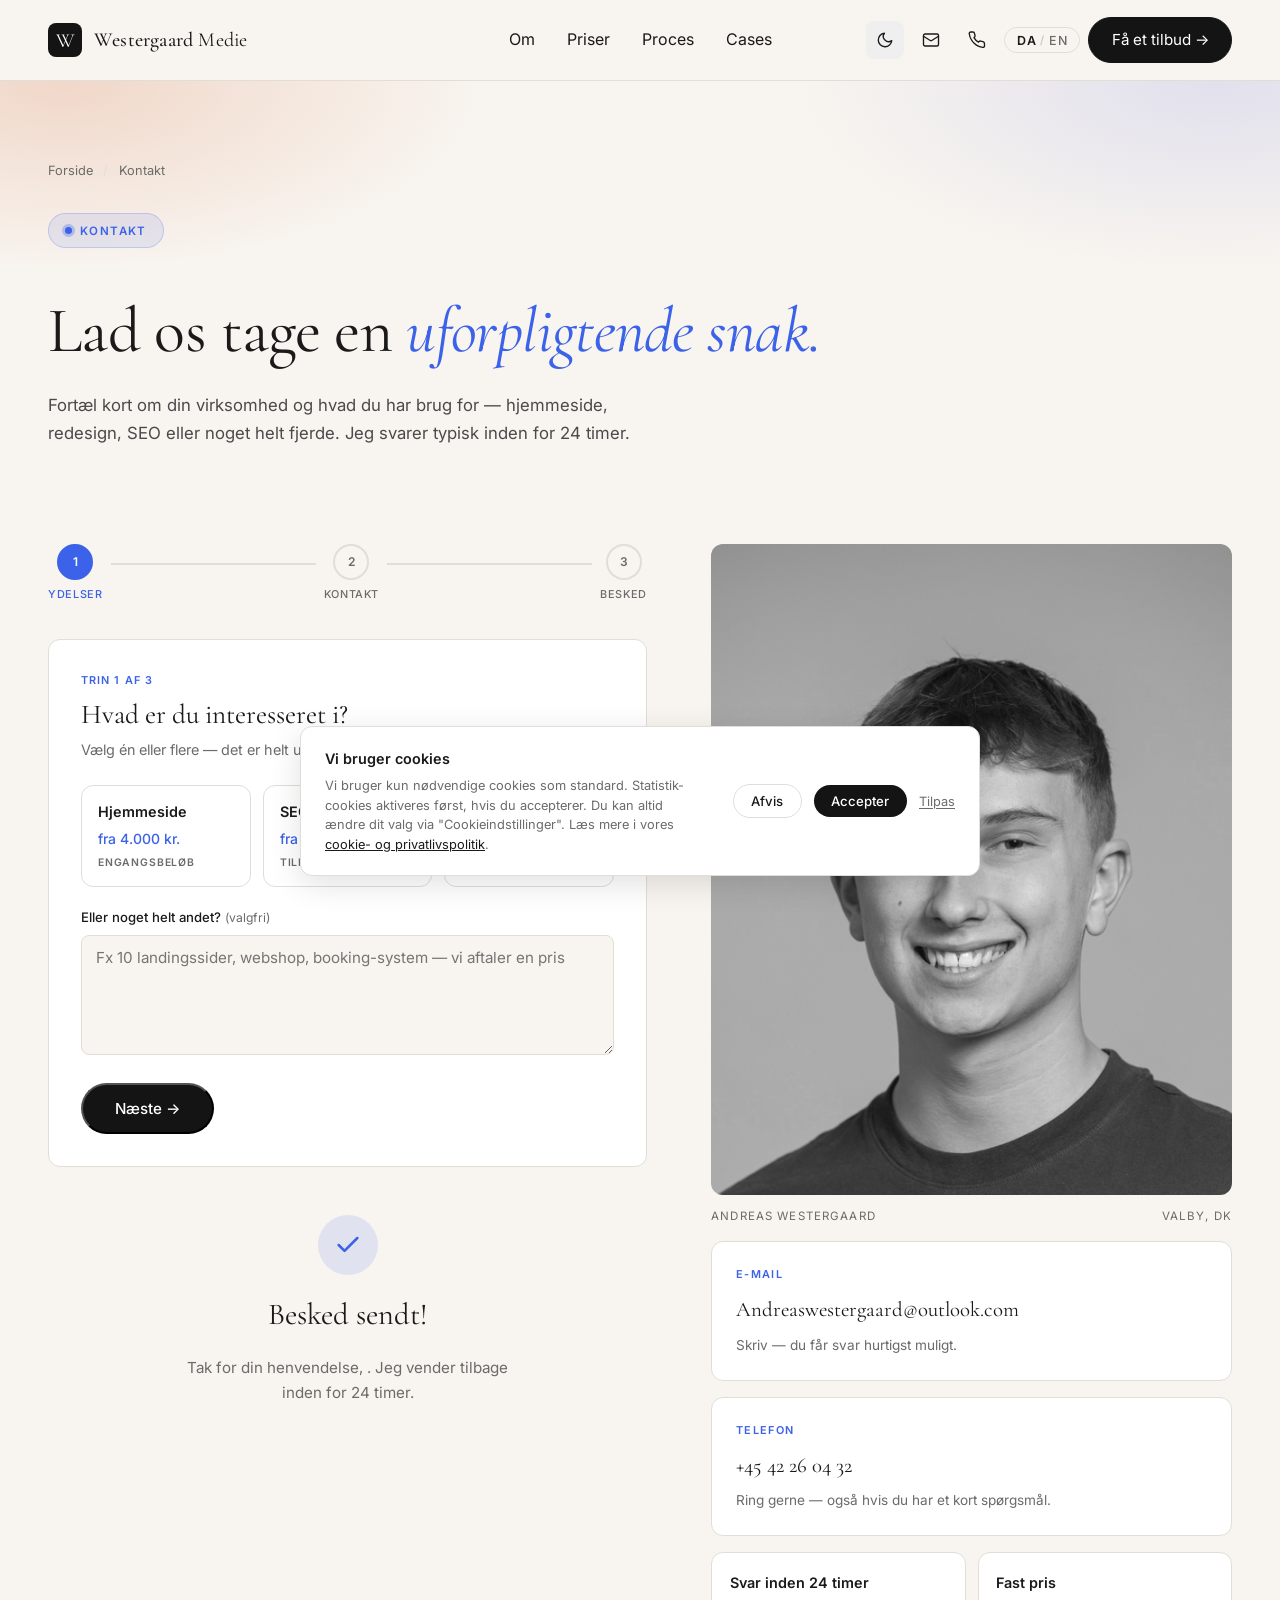
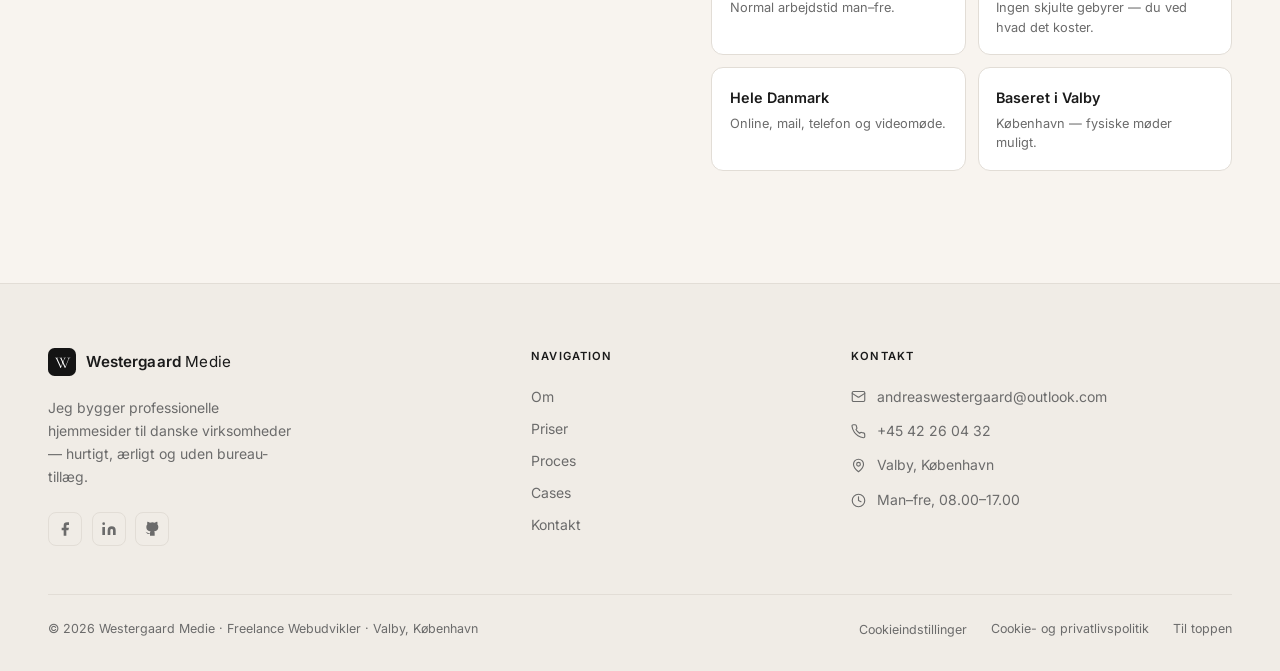
<file: kontakt.html>
<!doctype html>
<html lang="da">
  <head>
    <meta charset="UTF-8" />
    <meta name="viewport" content="width=device-width, initial-scale=1.0" />
    <title>Kontakt | Westergaard Medie</title>
    <meta name="description" content="Få et uforpligtende tilbud på din næste hjemmeside. Skriv kort om dit projekt, så vender Andreas tilbage inden for 24 timer." />
    <!-- Open Graph -->
    <meta property="og:type" content="website" />
    <meta property="og:site_name" content="Westergaard Medie" />
    <meta property="og:locale" content="da_DK" />
    <meta property="og:title" content="Kontakt — Westergaard Medie" />
    <meta property="og:description" content="Få et uforpligtende tilbud på din nye hjemmeside. Ring, skriv eller udfyld formularen — svar inden 24 timer." />
    <meta property="og:url" content="https://DITDOMÆNE.dk/kontakt.html" />
    <meta property="og:image" content="/assets/og-image.jpg" />
    <meta property="og:image:width" content="1200" />
    <meta property="og:image:height" content="630" />
    <meta property="og:image:alt" content="Kontakt Westergaard Medie" />
    <!-- Twitter Card -->
    <meta name="twitter:card" content="summary_large_image" />
    <meta name="twitter:title" content="Kontakt — Westergaard Medie" />
    <meta name="twitter:description" content="Få et uforpligtende tilbud på din nye hjemmeside. Ring, skriv eller udfyld formularen — svar inden 24 timer." />
    <meta name="twitter:image" content="/assets/og-image.jpg" />
    <link rel="preconnect" href="https://fonts.googleapis.com" />
    <link rel="preconnect" href="https://fonts.gstatic.com" crossorigin />
    <link href="https://fonts.googleapis.com/css2?family=Cormorant+Garamond:ital,wght@0,300;0,400;0,500;1,300;1,400;1,500&family=Inter:wght@300;400;500;600&display=swap" rel="stylesheet" />
    <link rel="icon" type="image/svg+xml" href="favicon.svg" />
    <link rel="stylesheet" href="styles.css" />
  </head>
  <body>
    <a class="skip-link" href="#main">Spring til indhold</a>

    <header class="site-header">
      <div class="container header-inner">
        <a href="index.html" class="brand" aria-label="Westergaard Medie forside">
          <svg class="brand-logo" width="34" height="34" viewBox="0 0 34 34" fill="none" xmlns="http://www.w3.org/2000/svg" aria-hidden="true">
            <rect width="34" height="34" rx="8" fill="#141414"/>
            <text x="17" y="24" text-anchor="middle" font-family="Cormorant Garamond, Georgia, serif" font-size="20" font-weight="400" fill="white">W</text>
          </svg>
          <span class="brand-name"><strong>Westergaard</strong> Medie</span>
        </a>
        <nav id="main-nav" class="main-nav" aria-label="Hovedmenu">
          <a href="om.html" data-i18n="nav-om">Om</a>
          <a href="ydelser.html" data-i18n="nav-ydelser">Priser</a>
          <a href="proces.html" data-i18n="nav-proces">Proces</a>
          <a href="cases.html" data-i18n="nav-cases">Cases</a>
        </nav>
        <div class="header-right">
          <button class="header-icon-btn theme-toggle" aria-label="Skift farvetema" id="theme-toggle">
            <svg class="icon-moon" width="18" height="18" viewBox="0 0 24 24" fill="none" stroke="currentColor" stroke-width="1.8" stroke-linecap="round" stroke-linejoin="round" aria-hidden="true"><path d="M21 12.79A9 9 0 1 1 11.21 3 7 7 0 0 0 21 12.79z"/></svg>
            <svg class="icon-sun" width="18" height="18" viewBox="0 0 24 24" fill="none" stroke="currentColor" stroke-width="1.8" stroke-linecap="round" stroke-linejoin="round" aria-hidden="true" style="display:none"><circle cx="12" cy="12" r="5"/><line x1="12" y1="1" x2="12" y2="3"/><line x1="12" y1="21" x2="12" y2="23"/><line x1="4.22" y1="4.22" x2="5.64" y2="5.64"/><line x1="18.36" y1="18.36" x2="19.78" y2="19.78"/><line x1="1" y1="12" x2="3" y2="12"/><line x1="21" y1="12" x2="23" y2="12"/><line x1="4.22" y1="19.78" x2="5.64" y2="18.36"/><line x1="18.36" y1="5.64" x2="19.78" y2="4.22"/></svg>
          </button>
          <a href="mailto:andreaswestergaard@outlook.com" class="header-icon-btn" aria-label="Send mail">
            <svg width="18" height="18" viewBox="0 0 24 24" fill="none" stroke="currentColor" stroke-width="1.8" stroke-linecap="round" stroke-linejoin="round" aria-hidden="true"><rect x="2" y="4" width="20" height="16" rx="2"/><path d="m22 7-8.97 5.7a1.94 1.94 0 0 1-2.06 0L2 7"/></svg>
          </a>
          <a href="tel:+4542260432" class="header-icon-btn" aria-label="Ring op">
            <svg width="18" height="18" viewBox="0 0 24 24" fill="none" stroke="currentColor" stroke-width="1.8" stroke-linecap="round" stroke-linejoin="round" aria-hidden="true"><path d="M22 16.92v3a2 2 0 0 1-2.18 2 19.79 19.79 0 0 1-8.63-3.07A19.5 19.5 0 0 1 4.69 12a19.79 19.79 0 0 1-3.07-8.67A2 2 0 0 1 3.6 1.27h3a2 2 0 0 1 2 1.72c.127.96.361 1.903.7 2.81a2 2 0 0 1-.45 2.11L7.91 8.91a16 16 0 0 0 6 6l.91-.91a2 2 0 0 1 2.11-.45c.907.339 1.85.573 2.81.7A2 2 0 0 1 21.73 16.92z"/></svg>
          </a>
          <button class="lang-toggle" id="lang-toggle" aria-label="Skift sprog">
            <span class="lang-da">DA</span>
            <span class="lang-divider">/</span>
            <span class="lang-en">EN</span>
          </button>
          <a href="kontakt.html" class="btn-outline-pill header-cta" data-i18n="header-cta">Få et tilbud →</a>
        </div>
        <button class="menu-toggle" aria-expanded="false" aria-controls="main-nav" aria-label="Åbn menu">
          <span></span><span></span><span></span>
        </button>
      </div>
    </header>

    <main id="main" class="kontakt-page">
      <section class="kontakt-hero">
        <div class="container">
          <p class="breadcrumb"><a href="index.html">Forside</a> <span aria-hidden="true">/</span> Kontakt</p>
          <span class="pill-badge">
            <span class="pill-dot" aria-hidden="true"></span>
            KONTAKT
          </span>
          <h1 class="kontakt-heading">Lad os tage en <em>uforpligtende snak.</em></h1>
          <p class="kontakt-lead">
            Fortæl kort om din virksomhed og hvad du har brug for — hjemmeside, redesign, SEO eller
            noget helt fjerde. Jeg svarer typisk inden for 24 timer.
          </p>
        </div>
      </section>

      <section class="kontakt-body">
        <div class="container kontakt-grid">
          <div class="kontakt-form-col">
            <div id="kontakt-wizard">

              <!-- Trin-indikator -->
              <div class="wizard-indicator" aria-label="Formularens trin">
                <div class="wi-step wi-step--active">
                  <div class="wi-step-circle">1</div>
                  <span class="wi-step-label">Ydelser</span>
                </div>
                <div class="wi-line"></div>
                <div class="wi-step">
                  <div class="wi-step-circle">2</div>
                  <span class="wi-step-label">Kontakt</span>
                </div>
                <div class="wi-line"></div>
                <div class="wi-step">
                  <div class="wi-step-circle">3</div>
                  <span class="wi-step-label">Besked</span>
                </div>
              </div>

              <form class="kontakt-form" id="kontakt-form" action="https://formspree.io/f/mzdowabv" method="POST" novalidate>
                <input type="text" name="_gotcha" style="display:none" tabindex="-1" autocomplete="off" />

                <!-- Trin 1 -->
                <div class="wizard-step" data-step="1">
                  <p class="wizard-step-tag">TRIN 1 AF 3</p>
                  <h3 class="wizard-step-title">Hvad er du interesseret i?</h3>
                  <p class="wizard-step-desc">Vælg én eller flere — det er helt uforpligtende.</p>

                  <div class="form-services">
                    <div class="form-service-card">
                      <input type="checkbox" id="svc-hjemmeside" name="ydelse" value="Hjemmeside (fra 4.000 kr.)" class="form-service-input" />
                      <label for="svc-hjemmeside" class="form-service-label">
                        <span class="fsl-name">Hjemmeside</span>
                        <span class="fsl-price">fra 4.000 kr.</span>
                        <span class="fsl-type">Engangsbeløb</span>
                      </label>
                    </div>
                    <div class="form-service-card">
                      <input type="checkbox" id="svc-seo" name="ydelse" value="SEO-pakke (fra 750 kr.)" class="form-service-input" />
                      <label for="svc-seo" class="form-service-label">
                        <span class="fsl-name">SEO-pakke</span>
                        <span class="fsl-price">fra 750 kr.</span>
                        <span class="fsl-type">Tilkøb</span>
                      </label>
                    </div>
                    <div class="form-service-card">
                      <input type="checkbox" id="svc-drift" name="ydelse" value="Drift & Support (299 kr./md.)" class="form-service-input" />
                      <label for="svc-drift" class="form-service-label">
                        <span class="fsl-name">Drift & Support</span>
                        <span class="fsl-price">299 kr./md.</span>
                        <span class="fsl-type">Månedlig</span>
                      </label>
                    </div>
                  </div>

                  <label class="form-field wizard-extra-field">
                    <span class="form-label">Eller noget helt andet? <span class="form-optional">(valgfri)</span></span>
                    <textarea name="ekstra" rows="2" placeholder="Fx 10 landingssider, webshop, booking-system — vi aftaler en pris"></textarea>
                  </label>

                  <div class="wizard-nav">
                    <button type="button" class="btn-dark wizard-next-btn">Næste →</button>
                  </div>
                </div>

                <!-- Trin 2 -->
                <div class="wizard-step" data-step="2" hidden>
                  <p class="wizard-step-tag">TRIN 2 AF 3</p>
                  <h3 class="wizard-step-title">Hvem er du?</h3>
                  <p class="wizard-step-desc">Så ved jeg hvem jeg skal kontakte.</p>

                  <label class="form-field">
                    <span class="form-label">Navn</span>
                    <input type="text" name="navn" required autocomplete="name" placeholder="Dit fulde navn" />
                  </label>
                  <label class="form-field">
                    <span class="form-label">Mail</span>
                    <input type="email" name="mail" required autocomplete="email" placeholder="din@mail.dk" />
                  </label>
                  <label class="form-field">
                    <span class="form-label">Telefon <span class="form-optional">(valgfri)</span></span>
                    <input type="tel" name="telefon" autocomplete="tel" placeholder="+45 00 00 00 00" />
                  </label>

                  <div class="wizard-nav">
                    <button type="button" class="btn-ghost wizard-back-btn">← Tilbage</button>
                    <button type="button" class="btn-dark wizard-next-btn">Næste →</button>
                  </div>
                </div>

                <!-- Trin 3 -->
                <div class="wizard-step" data-step="3" hidden>
                  <p class="wizard-step-tag">TRIN 3 AF 3</p>
                  <h3 class="wizard-step-title">Sidst — din besked</h3>
                  <p class="wizard-step-desc">Er der noget jeg skal vide inden vi taler sammen?</p>

                  <label class="form-field">
                    <span class="form-label">Besked <span class="form-optional">(valgfri)</span></span>
                    <textarea name="besked" rows="5" placeholder="Hvornår passer det dig at tale? Har du en deadline? Andet?"></textarea>
                  </label>

                  <div class="wizard-nav">
                    <button type="button" class="btn-ghost wizard-back-btn">← Tilbage</button>
                    <button type="submit" class="btn-dark" id="form-submit-btn">Send besked →</button>
                  </div>
                  <p class="form-disclaimer">Jeg bruger kun dine oplysninger til at svare på din henvendelse. <a href="cookie-og-privatliv.html">Læs privatlivspolitik</a>.</p>
                </div>

              </form>

              <!-- Success -->
              <div class="form-success" id="form-success" hidden>
                <div class="form-success-icon" aria-hidden="true">
                  <svg width="28" height="28" viewBox="0 0 24 24" fill="none" stroke="currentColor" stroke-width="2.2" stroke-linecap="round" stroke-linejoin="round"><polyline points="20 6 9 17 4 12"/></svg>
                </div>
                <h3>Besked sendt!</h3>
                <p>Tak for din henvendelse, <span id="form-success-name"></span>. Jeg vender tilbage inden for 24 timer.</p>
              </div>

            </div>
          </div>

          <aside class="kontakt-info-col">
            <figure class="kontakt-photo-wrap">
              <img
                src="assets/andreas-portrait.jpg"
                alt="Andreas Westergaard"
                class="kontakt-photo"
                loading="lazy"
                decoding="async"
              />
              <figcaption class="kontakt-photo-caption">
                <span>ANDREAS WESTERGAARD</span>
                <span>VALBY, DK</span>
              </figcaption>
            </figure>
            <div class="info-card">
              <span class="info-card-label">E-MAIL</span>
              <a class="info-card-value" href="mailto:Andreaswestergaard@outlook.com">Andreaswestergaard@outlook.com</a>
              <p class="info-card-note">Skriv — du får svar hurtigst muligt.</p>
            </div>
            <div class="info-card">
              <span class="info-card-label">TELEFON</span>
              <a class="info-card-value" href="tel:+4542260432">+45 42 26 04 32</a>
              <p class="info-card-note">Ring gerne — også hvis du har et kort spørgsmål.</p>
            </div>
            <div class="info-card-grid">
              <div class="info-card-mini">
                <span class="info-card-label">Svar inden 24 timer</span>
                <p>Normal arbejdstid man–fre.</p>
              </div>
              <div class="info-card-mini">
                <span class="info-card-label">Fast pris</span>
                <p>Ingen skjulte gebyrer — du ved hvad det koster.</p>
              </div>
              <div class="info-card-mini">
                <span class="info-card-label">Hele Danmark</span>
                <p>Online, mail, telefon og videomøde.</p>
              </div>
              <div class="info-card-mini">
                <span class="info-card-label">Baseret i Valby</span>
                <p>København — fysiske møder muligt.</p>
              </div>
            </div>
          </aside>
        </div>
      </section>
    </main>

    <footer class="site-footer">
      <div class="container footer-inner">
        <div class="footer-cols">
          <div class="footer-col footer-col--brand">
            <a href="index.html" class="footer-brand">
              <svg width="28" height="28" viewBox="0 0 34 34" fill="none" xmlns="http://www.w3.org/2000/svg" aria-hidden="true">
                <rect width="34" height="34" rx="8" fill="#141414"/>
                <text x="17" y="24" text-anchor="middle" font-family="Cormorant Garamond, Georgia, serif" font-size="20" font-weight="400" fill="white">W</text>
              </svg>
              <span class="footer-brand-name"><strong>Westergaard</strong> Medie</span>
            </a>
            <p class="footer-bio" data-i18n="footer-bio">Jeg bygger professionelle hjemmesider til danske virksomheder — hurtigt, ærligt og uden bureau-tillæg.</p>
            <div class="footer-socials">
              <a href="https://www.facebook.com/profile.php?id=100009570580964" class="footer-social-btn" aria-label="Facebook" rel="noopener noreferrer" target="_blank">
                <svg width="16" height="16" viewBox="0 0 24 24" fill="currentColor" aria-hidden="true"><path d="M18 2h-3a5 5 0 0 0-5 5v3H7v4h3v8h4v-8h3l1-4h-4V7a1 1 0 0 1 1-1h3z"/></svg>
              </a>
              <a href="https://www.linkedin.com/in/andreas-boris-westergaard/" class="footer-social-btn" aria-label="LinkedIn" rel="noopener noreferrer" target="_blank">
                <svg width="16" height="16" viewBox="0 0 24 24" fill="currentColor" aria-hidden="true"><path d="M16 8a6 6 0 0 1 6 6v7h-4v-7a2 2 0 0 0-2-2 2 2 0 0 0-2 2v7h-4v-7a6 6 0 0 1 6-6z"/><rect x="2" y="9" width="4" height="12"/><circle cx="4" cy="4" r="2"/></svg>
              </a>
              <a href="https://github.com/andreaswestergaard-wq" class="footer-social-btn" aria-label="GitHub" rel="noopener noreferrer" target="_blank">
                <svg width="16" height="16" viewBox="0 0 24 24" fill="currentColor" aria-hidden="true"><path d="M9 19c-5 1.5-5-2.5-7-3m14 6v-3.87a3.37 3.37 0 0 0-.94-2.61c3.14-.35 6.44-1.54 6.44-7A5.44 5.44 0 0 0 20 4.77 5.07 5.07 0 0 0 19.91 1S18.73.65 16 2.48a13.38 13.38 0 0 0-7 0C6.27.65 5.09 1 5.09 1A5.07 5.07 0 0 0 5 4.77a5.44 5.44 0 0 0-1.5 3.78c0 5.42 3.3 6.61 6.44 7A3.37 3.37 0 0 0 9 18.13V22"/></svg>
              </a>
            </div>
          </div>
          <div class="footer-col">
            <p class="footer-col-heading" data-i18n="footer-nav-heading">NAVIGATION</p>
            <nav class="footer-col-links" aria-label="Footermenu">
              <a href="om.html" data-i18n="nav-om">Om</a>
              <a href="ydelser.html" data-i18n="nav-ydelser">Priser</a>
              <a href="proces.html" data-i18n="nav-proces">Proces</a>
              <a href="cases.html" data-i18n="nav-cases">Cases</a>
              <a href="kontakt.html" data-i18n="nav-kontakt-footer">Kontakt</a>
            </nav>
          </div>
          <div class="footer-col">
            <p class="footer-col-heading" data-i18n="footer-contact-heading">KONTAKT</p>
            <ul class="footer-contact-list">
              <li>
                <svg width="15" height="15" viewBox="0 0 24 24" fill="none" stroke="currentColor" stroke-width="1.8" stroke-linecap="round" stroke-linejoin="round" aria-hidden="true"><rect x="2" y="4" width="20" height="16" rx="2"/><path d="m22 7-8.97 5.7a1.94 1.94 0 0 1-2.06 0L2 7"/></svg>
                <a href="mailto:andreaswestergaard@outlook.com">andreaswestergaard@outlook.com</a>
              </li>
              <li>
                <svg width="15" height="15" viewBox="0 0 24 24" fill="none" stroke="currentColor" stroke-width="1.8" stroke-linecap="round" stroke-linejoin="round" aria-hidden="true"><path d="M22 16.92v3a2 2 0 0 1-2.18 2 19.79 19.79 0 0 1-8.63-3.07A19.5 19.5 0 0 1 4.69 12a19.79 19.79 0 0 1-3.07-8.67A2 2 0 0 1 3.6 1.27h3a2 2 0 0 1 2 1.72c.127.96.361 1.903.7 2.81a2 2 0 0 1-.45 2.11L7.91 8.91a16 16 0 0 0 6 6l.91-.91a2 2 0 0 1 2.11-.45c.907.339 1.85.573 2.81.7A2 2 0 0 1 21.73 16.92z"/></svg>
                <a href="tel:+4542260432">+45 42 26 04 32</a>
              </li>
              <li>
                <svg width="15" height="15" viewBox="0 0 24 24" fill="none" stroke="currentColor" stroke-width="1.8" stroke-linecap="round" stroke-linejoin="round" aria-hidden="true"><path d="M20 10c0 6-8 12-8 12s-8-6-8-12a8 8 0 0 1 16 0z"/><circle cx="12" cy="10" r="3"/></svg>
                <span data-i18n="footer-location">Valby, København</span>
              </li>
              <li>
                <svg width="15" height="15" viewBox="0 0 24 24" fill="none" stroke="currentColor" stroke-width="1.8" stroke-linecap="round" stroke-linejoin="round" aria-hidden="true"><circle cx="12" cy="12" r="10"/><polyline points="12 6 12 12 16 14"/></svg>
                <span data-i18n="footer-hours">Man–fre, 08.00–17.00</span>
              </li>
            </ul>
          </div>
        </div>
        <div class="footer-divider"></div>
        <div class="footer-bottom">
          <p>© <span id="year"></span> Westergaard Medie · <span data-i18n="footer-tagline">Freelance Webudvikler · Valby, København</span></p>
          <div class="footer-bottom-links">
            <button type="button" data-open-cookie-settings data-i18n="footer-cookie">Cookieindstillinger</button>
            <a href="cookie-og-privatliv.html" data-i18n="footer-privacy">Cookie- og privatlivspolitik</a>
            <a href="index.html#top" data-i18n="footer-top">Til toppen</a>
          </div>
        </div>
      </div>
    </footer>

    <section class="cookie-banner" id="cookie-banner" aria-live="polite" hidden>
      <div class="cookie-inner">
        <div class="cookie-copy">
          <h2>Vi bruger cookies</h2>
          <p>Vi bruger kun nødvendige cookies som standard. Statistik-cookies aktiveres først, hvis du accepterer. Du kan altid ændre dit valg via "Cookieindstillinger". Læs mere i vores <a href="cookie-og-privatliv.html">cookie- og privatlivspolitik</a>.</p>
        </div>
        <div class="cookie-actions">
          <button class="btn btn-ghost cookie-btn" type="button" id="cookie-reject-all">Afvis</button>
          <button class="btn btn-primary cookie-btn" type="button" id="cookie-accept-all">Accepter</button>
          <button class="cookie-settings-toggle" type="button" id="cookie-open-settings" aria-expanded="false">Tilpas</button>
        </div>
      </div>
      <form class="cookie-settings" id="cookie-settings" hidden>
        <fieldset>
          <legend>Cookiekategorier</legend>
          <label class="cookie-option">
            <span>Nødvendige cookies</span>
            <input type="checkbox" checked disabled />
          </label>
          <label class="cookie-option">
            <span>Statistik (anonymiseret måling)</span>
            <input type="checkbox" id="cookie-analytics" />
          </label>
        </fieldset>
        <div class="cookie-settings-actions">
          <button class="btn btn-primary cookie-btn" type="submit">Gem valg</button>
        </div>
      </form>
    </section>

    <button class="cookie-fab" type="button" data-open-cookie-settings hidden>Cookieindstillinger</button>

    <script src="script.js"></script>
    <script src="translations.js"></script>
  </body>
</html>
</file>
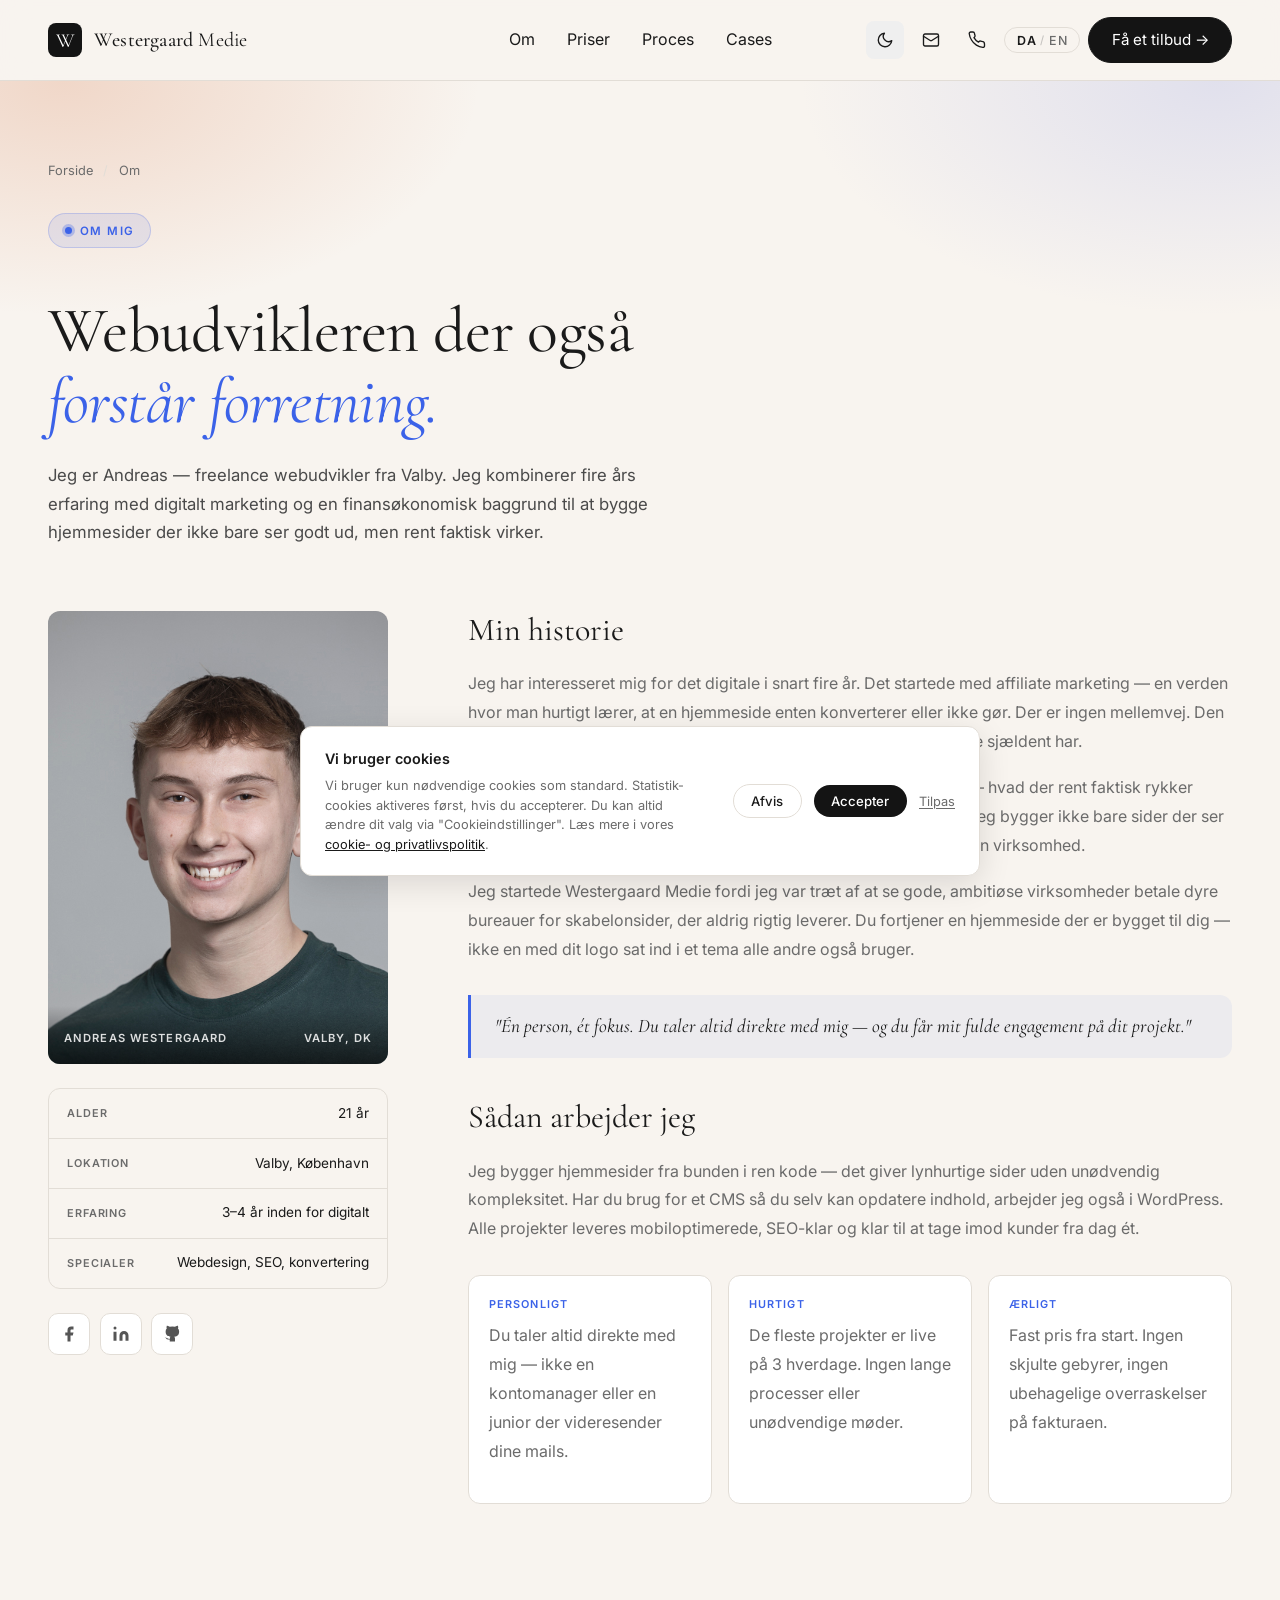
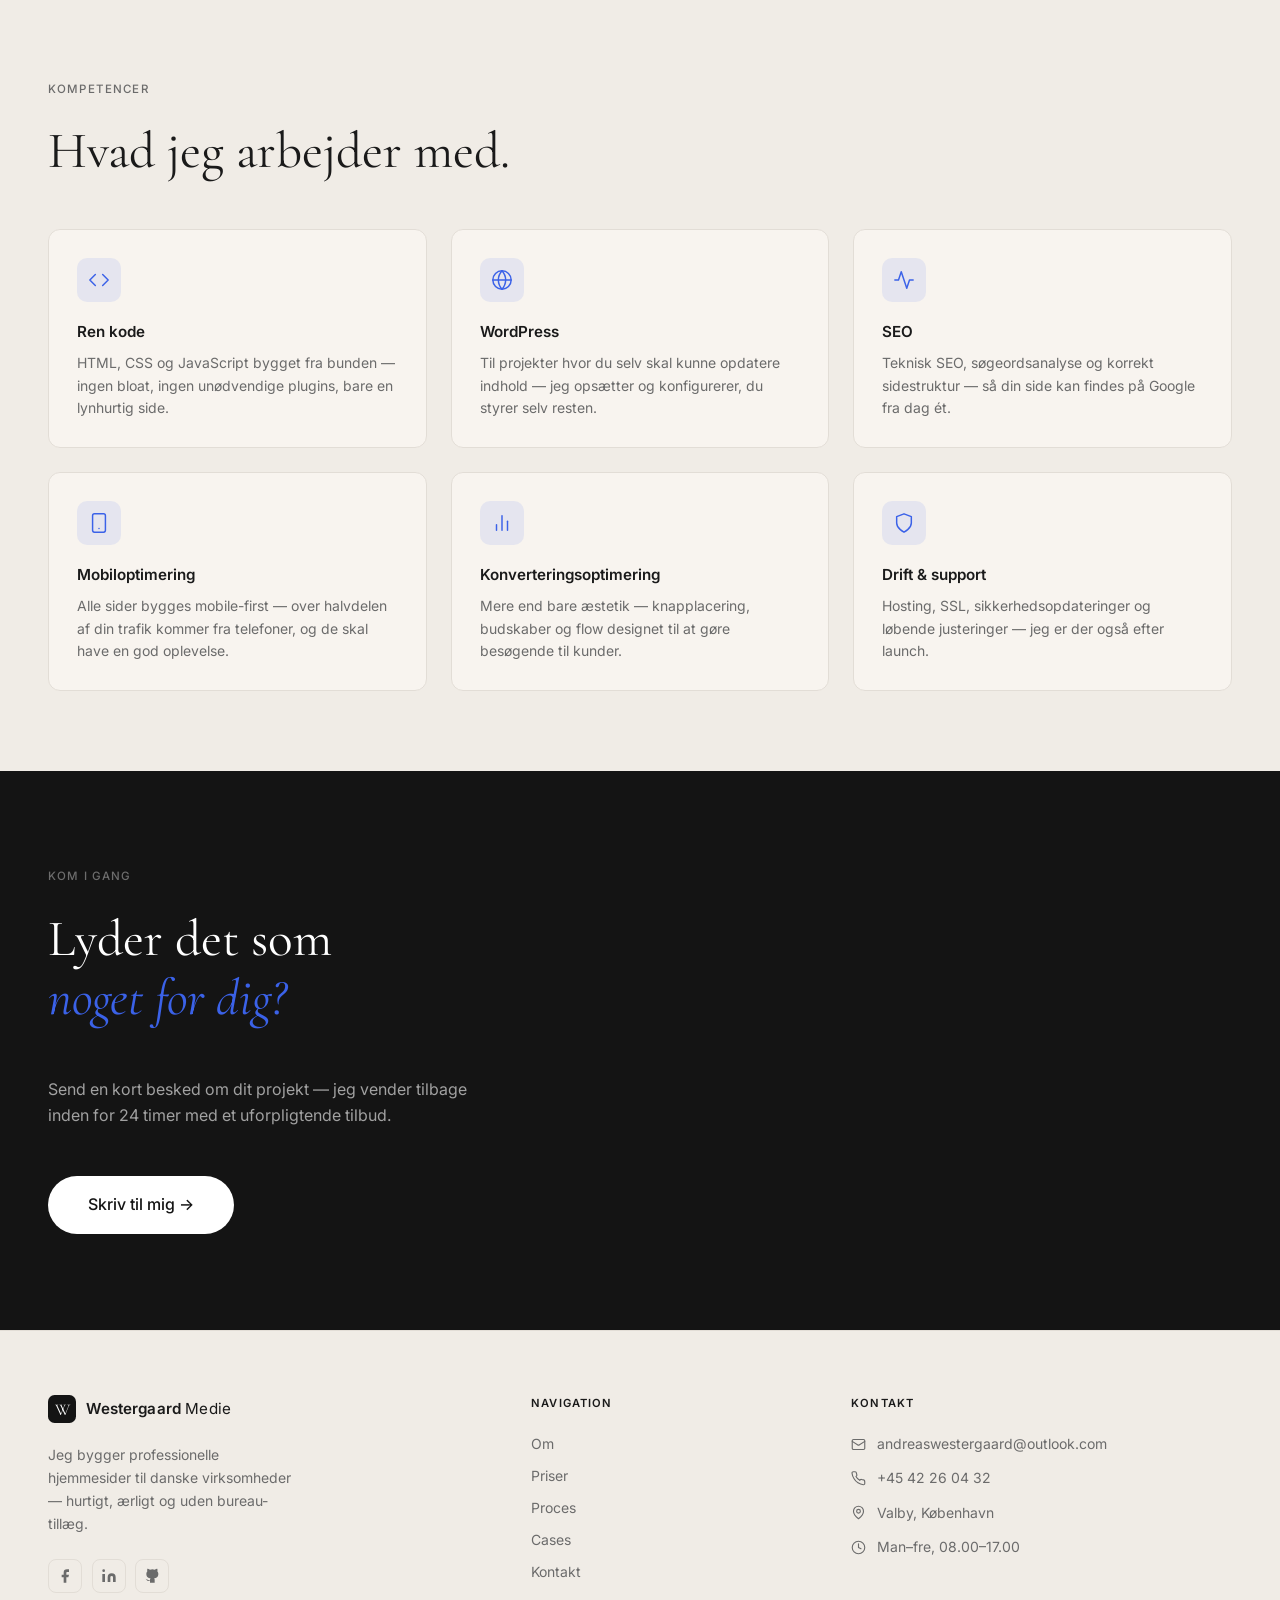
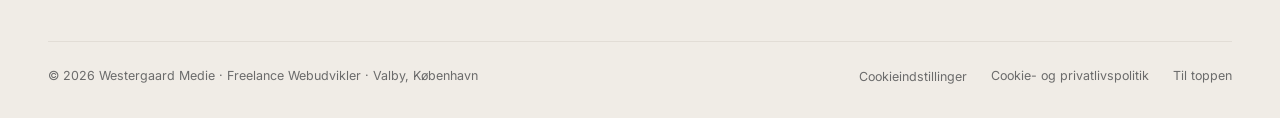
<file: om.html>
<!doctype html>
<html lang="da">
  <head>
    <meta charset="UTF-8" />
    <meta name="viewport" content="width=device-width, initial-scale=1.0" />
    <title>Om Andreas | Westergaard Medie</title>
    <meta name="description" content="Mød Andreas Westergaard — freelance webudvikler i København der kombinerer forretningsforståelse med moderne webdesign." />
    <!-- Open Graph -->
    <meta property="og:type" content="website" />
    <meta property="og:site_name" content="Westergaard Medie" />
    <meta property="og:locale" content="da_DK" />
    <meta property="og:title" content="Om Andreas Westergaard — Westergaard Medie" />
    <meta property="og:description" content="Mød Andreas Westergaard — freelance webudvikler i Valby, København. Ren kode, fast pris og ingen bureau-mellemled." />
    <meta property="og:url" content="https://DITDOMÆNE.dk/om.html" />
    <meta property="og:image" content="/assets/og-image.jpg" />
    <meta property="og:image:width" content="1200" />
    <meta property="og:image:height" content="630" />
    <meta property="og:image:alt" content="Andreas Westergaard — Freelance Webudvikler" />
    <!-- Twitter Card -->
    <meta name="twitter:card" content="summary_large_image" />
    <meta name="twitter:title" content="Om Andreas Westergaard — Westergaard Medie" />
    <meta name="twitter:description" content="Mød Andreas Westergaard — freelance webudvikler i Valby, København. Ren kode, fast pris og ingen bureau-mellemled." />
    <meta name="twitter:image" content="/assets/og-image.jpg" />
    <link rel="preconnect" href="https://fonts.googleapis.com" />
    <link rel="preconnect" href="https://fonts.gstatic.com" crossorigin />
    <link href="https://fonts.googleapis.com/css2?family=Cormorant+Garamond:ital,wght@0,300;0,400;0,500;1,300;1,400;1,500&family=Inter:wght@300;400;500;600&display=swap" rel="stylesheet" />
    <link rel="icon" type="image/svg+xml" href="favicon.svg" />
    <link rel="stylesheet" href="styles.css" />
  </head>
  <body>
    <a class="skip-link" href="#main">Spring til indhold</a>

    <header class="site-header">
      <div class="container header-inner">
        <a href="index.html" class="brand" aria-label="Westergaard Medie forside">
          <svg class="brand-logo" width="34" height="34" viewBox="0 0 34 34" fill="none" xmlns="http://www.w3.org/2000/svg" aria-hidden="true">
            <rect width="34" height="34" rx="8" fill="#141414"/>
            <text x="17" y="24" text-anchor="middle" font-family="Cormorant Garamond, Georgia, serif" font-size="20" font-weight="400" fill="white">W</text>
          </svg>
          <span class="brand-name"><strong>Westergaard</strong> Medie</span>
        </a>
        <nav id="main-nav" class="main-nav" aria-label="Hovedmenu">
          <a href="om.html" aria-current="page" data-i18n="nav-om">Om</a>
          <a href="ydelser.html" data-i18n="nav-ydelser">Priser</a>
          <a href="proces.html" data-i18n="nav-proces">Proces</a>
          <a href="cases.html" data-i18n="nav-cases">Cases</a>
        </nav>
        <div class="header-right">
          <button class="header-icon-btn theme-toggle" aria-label="Skift farvetema" id="theme-toggle">
            <svg class="icon-moon" width="18" height="18" viewBox="0 0 24 24" fill="none" stroke="currentColor" stroke-width="1.8" stroke-linecap="round" stroke-linejoin="round" aria-hidden="true"><path d="M21 12.79A9 9 0 1 1 11.21 3 7 7 0 0 0 21 12.79z"/></svg>
            <svg class="icon-sun" width="18" height="18" viewBox="0 0 24 24" fill="none" stroke="currentColor" stroke-width="1.8" stroke-linecap="round" stroke-linejoin="round" aria-hidden="true" style="display:none"><circle cx="12" cy="12" r="5"/><line x1="12" y1="1" x2="12" y2="3"/><line x1="12" y1="21" x2="12" y2="23"/><line x1="4.22" y1="4.22" x2="5.64" y2="5.64"/><line x1="18.36" y1="18.36" x2="19.78" y2="19.78"/><line x1="1" y1="12" x2="3" y2="12"/><line x1="21" y1="12" x2="23" y2="12"/><line x1="4.22" y1="19.78" x2="5.64" y2="18.36"/><line x1="18.36" y1="5.64" x2="19.78" y2="4.22"/></svg>
          </button>
          <a href="mailto:andreaswestergaard@outlook.com" class="header-icon-btn" aria-label="Send mail">
            <svg width="18" height="18" viewBox="0 0 24 24" fill="none" stroke="currentColor" stroke-width="1.8" stroke-linecap="round" stroke-linejoin="round" aria-hidden="true"><rect x="2" y="4" width="20" height="16" rx="2"/><path d="m22 7-8.97 5.7a1.94 1.94 0 0 1-2.06 0L2 7"/></svg>
          </a>
          <a href="tel:+4542260432" class="header-icon-btn" aria-label="Ring op">
            <svg width="18" height="18" viewBox="0 0 24 24" fill="none" stroke="currentColor" stroke-width="1.8" stroke-linecap="round" stroke-linejoin="round" aria-hidden="true"><path d="M22 16.92v3a2 2 0 0 1-2.18 2 19.79 19.79 0 0 1-8.63-3.07A19.5 19.5 0 0 1 4.69 12a19.79 19.79 0 0 1-3.07-8.67A2 2 0 0 1 3.6 1.27h3a2 2 0 0 1 2 1.72c.127.96.361 1.903.7 2.81a2 2 0 0 1-.45 2.11L7.91 8.91a16 16 0 0 0 6 6l.91-.91a2 2 0 0 1 2.11-.45c.907.339 1.85.573 2.81.7A2 2 0 0 1 21.73 16.92z"/></svg>
          </a>
          <button class="lang-toggle" id="lang-toggle" aria-label="Skift sprog">
            <span class="lang-da">DA</span>
            <span class="lang-divider">/</span>
            <span class="lang-en">EN</span>
          </button>
          <a href="kontakt.html" class="btn-outline-pill header-cta" data-i18n="header-cta">Få et tilbud →</a>
        </div>
        <button class="menu-toggle" aria-expanded="false" aria-controls="main-nav" aria-label="Åbn menu">
          <span></span><span></span><span></span>
        </button>
      </div>
    </header>

    <main id="main" class="om-page">

      <!-- HERO -->
      <section class="kontakt-hero">
        <div class="container">
          <p class="breadcrumb"><a href="index.html">Forside</a> <span aria-hidden="true">/</span> Om</p>
          <span class="pill-badge">
            <span class="pill-dot" aria-hidden="true"></span>
            OM MIG
          </span>
          <h1 class="kontakt-heading">Webudvikleren der også<br><em>forstår forretning.</em></h1>
          <p class="kontakt-lead">Jeg er Andreas — freelance webudvikler fra Valby. Jeg kombinerer fire års erfaring med digitalt marketing og en finansøkonomisk baggrund til at bygge hjemmesider der ikke bare ser godt ud, men rent faktisk virker.</p>
        </div>
      </section>

      <!-- PROFIL + HISTORIE -->
      <section class="om-page-body section">
        <div class="container">
          <div class="om-page-grid">

            <!-- Venstre: foto + fakta -->
            <aside class="om-page-aside reveal">
              <figure class="om-page-photo-wrap">
                <img
                  src="assets/andreas-portrait.jpg"
                  alt="Andreas Westergaard"
                  class="om-page-photo"
                  loading="eager"
                  decoding="async"
                />
                <figcaption class="om-page-photo-caption">
                  <span>ANDREAS WESTERGAARD</span>
                  <span>VALBY, DK</span>
                </figcaption>
              </figure>

              <div class="om-facts">
                <div class="om-fact">
                  <span class="om-fact-label">ALDER</span>
                  <span class="om-fact-value">21 år</span>
                </div>
                <div class="om-fact">
                  <span class="om-fact-label">LOKATION</span>
                  <span class="om-fact-value">Valby, København</span>
                </div>
                <div class="om-fact">
                  <span class="om-fact-label">ERFARING</span>
                  <span class="om-fact-value">3–4 år inden for digitalt</span>
                </div>
                <div class="om-fact">
                  <span class="om-fact-label">SPECIALER</span>
                  <span class="om-fact-value">Webdesign, SEO, konvertering</span>
                </div>
              </div>

              <div class="om-page-socials">
                <a href="https://www.facebook.com/profile.php?id=100009570580964" class="social-btn" aria-label="Facebook" rel="noopener noreferrer" target="_blank">
                  <svg width="18" height="18" viewBox="0 0 24 24" fill="currentColor" aria-hidden="true"><path d="M18 2h-3a5 5 0 0 0-5 5v3H7v4h3v8h4v-8h3l1-4h-4V7a1 1 0 0 1 1-1h3z"/></svg>
                </a>
                <a href="https://www.linkedin.com/in/andreas-boris-westergaard/" class="social-btn" aria-label="LinkedIn" rel="noopener noreferrer" target="_blank">
                  <svg width="18" height="18" viewBox="0 0 24 24" fill="currentColor" aria-hidden="true"><path d="M16 8a6 6 0 0 1 6 6v7h-4v-7a2 2 0 0 0-2-2 2 2 0 0 0-2 2v7h-4v-7a6 6 0 0 1 6-6z"/><rect x="2" y="9" width="4" height="12"/><circle cx="4" cy="4" r="2"/></svg>
                </a>
                <a href="https://github.com/andreaswestergaard-wq" class="social-btn" aria-label="GitHub" rel="noopener noreferrer" target="_blank">
                  <svg width="18" height="18" viewBox="0 0 24 24" fill="currentColor" aria-hidden="true"><path d="M9 19c-5 1.5-5-2.5-7-3m14 6v-3.87a3.37 3.37 0 0 0-.94-2.61c3.14-.35 6.44-1.54 6.44-7A5.44 5.44 0 0 0 20 4.77 5.07 5.07 0 0 0 19.91 1S18.73.65 16 2.48a13.38 13.38 0 0 0-7 0C6.27.65 5.09 1 5.09 1A5.07 5.07 0 0 0 5 4.77a5.44 5.44 0 0 0-1.5 3.78c0 5.42 3.3 6.61 6.44 7A3.37 3.37 0 0 0 9 18.13V22"/></svg>
                </a>
              </div>
            </aside>

            <!-- Højre: tekst -->
            <div class="om-page-copy reveal">
              <h2>Min historie</h2>

              <p>Jeg har interesseret mig for det digitale i snart fire år. Det startede med affiliate marketing — en verden hvor man hurtigt lærer, at en hjemmeside enten konverterer eller ikke gør. Der er ingen mellemvej. Den erfaring gav mig et øje for hvad der faktisk virker, som rent designere sjældent har.</p>

              <p>Jeg er finansøkonom og har lært at tænke i tal og forretningseffekt — hvad der rent faktisk rykker bundlinjen. Det er det perspektiv jeg bringer ind i hvert webprojekt. Jeg bygger ikke bare sider der ser godt ud. Jeg bygger sider der er designet til at levere resultater for din virksomhed.</p>

              <p>Jeg startede Westergaard Medie fordi jeg var træt af at se gode, ambitiøse virksomheder betale dyre bureauer for skabelonsider, der aldrig rigtig leverer. Du fortjener en hjemmeside der er bygget til dig — ikke en med dit logo sat ind i et tema alle andre også bruger.</p>

              <blockquote class="om-quote">
                "Én person, ét fokus. Du taler altid direkte med mig — og du får mit fulde engagement på dit projekt."
              </blockquote>

              <h2>Sådan arbejder jeg</h2>

              <p>Jeg bygger hjemmesider fra bunden i ren kode — det giver lynhurtige sider uden unødvendig kompleksitet. Har du brug for et CMS så du selv kan opdatere indhold, arbejder jeg også i WordPress. Alle projekter leveres mobiloptimerede, SEO-klar og klar til at tage imod kunder fra dag ét.</p>

              <div class="om-page-cards">
                <div class="om-card">
                  <span class="om-card-label">PERSONLIGT</span>
                  <p>Du taler altid direkte med mig — ikke en kontomanager eller en junior der videresender dine mails.</p>
                </div>
                <div class="om-card">
                  <span class="om-card-label">HURTIGT</span>
                  <p>De fleste projekter er live på 3 hverdage. Ingen lange processer eller unødvendige møder.</p>
                </div>
                <div class="om-card">
                  <span class="om-card-label">ÆRLIGT</span>
                  <p>Fast pris fra start. Ingen skjulte gebyrer, ingen ubehagelige overraskelser på fakturaen.</p>
                </div>
              </div>
            </div>

          </div>
        </div>
      </section>

      <!-- KOMPETENCER -->
      <section class="om-skills-section section section-gray">
        <div class="container">
          <p class="section-label">KOMPETENCER</p>
          <h2 class="section-heading">Hvad jeg arbejder med.</h2>
          <div class="skills-grid">
            <div class="skill-card reveal">
              <div class="skill-icon">
                <svg width="22" height="22" viewBox="0 0 24 24" fill="none" stroke="currentColor" stroke-width="1.6" stroke-linecap="round" stroke-linejoin="round"><polyline points="16 18 22 12 16 6"/><polyline points="8 6 2 12 8 18"/></svg>
              </div>
              <h3>Ren kode</h3>
              <p>HTML, CSS og JavaScript bygget fra bunden — ingen bloat, ingen unødvendige plugins, bare en lynhurtig side.</p>
            </div>
            <div class="skill-card reveal">
              <div class="skill-icon">
                <svg width="22" height="22" viewBox="0 0 24 24" fill="none" stroke="currentColor" stroke-width="1.6" stroke-linecap="round" stroke-linejoin="round"><circle cx="12" cy="12" r="10"/><line x1="2" y1="12" x2="22" y2="12"/><path d="M12 2a15.3 15.3 0 0 1 4 10 15.3 15.3 0 0 1-4 10 15.3 15.3 0 0 1-4-10 15.3 15.3 0 0 1 4-10z"/></svg>
              </div>
              <h3>WordPress</h3>
              <p>Til projekter hvor du selv skal kunne opdatere indhold — jeg opsætter og konfigurerer, du styrer selv resten.</p>
            </div>
            <div class="skill-card reveal">
              <div class="skill-icon">
                <svg width="22" height="22" viewBox="0 0 24 24" fill="none" stroke="currentColor" stroke-width="1.6" stroke-linecap="round" stroke-linejoin="round"><polyline points="22 12 18 12 15 21 9 3 6 12 2 12"/></svg>
              </div>
              <h3>SEO</h3>
              <p>Teknisk SEO, søgeordsanalyse og korrekt sidestruktur — så din side kan findes på Google fra dag ét.</p>
            </div>
            <div class="skill-card reveal">
              <div class="skill-icon">
                <svg width="22" height="22" viewBox="0 0 24 24" fill="none" stroke="currentColor" stroke-width="1.6" stroke-linecap="round" stroke-linejoin="round"><rect x="5" y="2" width="14" height="20" rx="2"/><line x1="12" y1="18" x2="12" y2="18"/></svg>
              </div>
              <h3>Mobiloptimering</h3>
              <p>Alle sider bygges mobile-first — over halvdelen af din trafik kommer fra telefoner, og de skal have en god oplevelse.</p>
            </div>
            <div class="skill-card reveal">
              <div class="skill-icon">
                <svg width="22" height="22" viewBox="0 0 24 24" fill="none" stroke="currentColor" stroke-width="1.6" stroke-linecap="round" stroke-linejoin="round"><line x1="18" y1="20" x2="18" y2="10"/><line x1="12" y1="20" x2="12" y2="4"/><line x1="6" y1="20" x2="6" y2="14"/></svg>
              </div>
              <h3>Konverteringsoptimering</h3>
              <p>Mere end bare æstetik — knapplacering, budskaber og flow designet til at gøre besøgende til kunder.</p>
            </div>
            <div class="skill-card reveal">
              <div class="skill-icon">
                <svg width="22" height="22" viewBox="0 0 24 24" fill="none" stroke="currentColor" stroke-width="1.6" stroke-linecap="round" stroke-linejoin="round"><path d="M12 22s8-4 8-10V5l-8-3-8 3v7c0 6 8 10 8 10z"/></svg>
              </div>
              <h3>Drift &amp; support</h3>
              <p>Hosting, SSL, sikkerhedsopdateringer og løbende justeringer — jeg er der også efter launch.</p>
            </div>
          </div>
        </div>
      </section>

      <!-- CTA -->
      <section class="section section-dark">
        <div class="container">
          <p class="section-label section-label--light">KOM I GANG</p>
          <h2 class="section-heading section-heading--light">Lyder det som<br><em>noget for dig?</em></h2>
          <p class="kontakt-sub">Send en kort besked om dit projekt — jeg vender tilbage inden for 24 timer med et uforpligtende tilbud.</p>
          <div class="kontakt-row">
            <a href="kontakt.html" class="btn-dark btn-dark--large btn-dark--light">Skriv til mig →</a>
          </div>
        </div>
      </section>

    </main>

    <footer class="site-footer">
      <div class="container footer-inner">
        <div class="footer-cols">
          <div class="footer-col footer-col--brand">
            <a href="index.html" class="footer-brand">
              <svg width="28" height="28" viewBox="0 0 34 34" fill="none" xmlns="http://www.w3.org/2000/svg" aria-hidden="true">
                <rect width="34" height="34" rx="8" fill="#141414"/>
                <text x="17" y="24" text-anchor="middle" font-family="Cormorant Garamond, Georgia, serif" font-size="20" font-weight="400" fill="white">W</text>
              </svg>
              <span class="footer-brand-name"><strong>Westergaard</strong> Medie</span>
            </a>
            <p class="footer-bio" data-i18n="footer-bio">Jeg bygger professionelle hjemmesider til danske virksomheder — hurtigt, ærligt og uden bureau-tillæg.</p>
            <div class="footer-socials">
              <a href="https://www.facebook.com/profile.php?id=100009570580964" class="footer-social-btn" aria-label="Facebook" rel="noopener noreferrer" target="_blank">
                <svg width="16" height="16" viewBox="0 0 24 24" fill="currentColor" aria-hidden="true"><path d="M18 2h-3a5 5 0 0 0-5 5v3H7v4h3v8h4v-8h3l1-4h-4V7a1 1 0 0 1 1-1h3z"/></svg>
              </a>
              <a href="https://www.linkedin.com/in/andreas-boris-westergaard/" class="footer-social-btn" aria-label="LinkedIn" rel="noopener noreferrer" target="_blank">
                <svg width="16" height="16" viewBox="0 0 24 24" fill="currentColor" aria-hidden="true"><path d="M16 8a6 6 0 0 1 6 6v7h-4v-7a2 2 0 0 0-2-2 2 2 0 0 0-2 2v7h-4v-7a6 6 0 0 1 6-6z"/><rect x="2" y="9" width="4" height="12"/><circle cx="4" cy="4" r="2"/></svg>
              </a>
              <a href="https://github.com/andreaswestergaard-wq" class="footer-social-btn" aria-label="GitHub" rel="noopener noreferrer" target="_blank">
                <svg width="16" height="16" viewBox="0 0 24 24" fill="currentColor" aria-hidden="true"><path d="M9 19c-5 1.5-5-2.5-7-3m14 6v-3.87a3.37 3.37 0 0 0-.94-2.61c3.14-.35 6.44-1.54 6.44-7A5.44 5.44 0 0 0 20 4.77 5.07 5.07 0 0 0 19.91 1S18.73.65 16 2.48a13.38 13.38 0 0 0-7 0C6.27.65 5.09 1 5.09 1A5.07 5.07 0 0 0 5 4.77a5.44 5.44 0 0 0-1.5 3.78c0 5.42 3.3 6.61 6.44 7A3.37 3.37 0 0 0 9 18.13V22"/></svg>
              </a>
            </div>
          </div>
          <div class="footer-col">
            <p class="footer-col-heading" data-i18n="footer-nav-heading">NAVIGATION</p>
            <nav class="footer-col-links" aria-label="Footermenu">
              <a href="om.html" data-i18n="nav-om">Om</a>
              <a href="ydelser.html" data-i18n="nav-ydelser">Priser</a>
              <a href="proces.html" data-i18n="nav-proces">Proces</a>
              <a href="cases.html" data-i18n="nav-cases">Cases</a>
              <a href="kontakt.html" data-i18n="nav-kontakt-footer">Kontakt</a>
            </nav>
          </div>
          <div class="footer-col">
            <p class="footer-col-heading" data-i18n="footer-contact-heading">KONTAKT</p>
            <ul class="footer-contact-list">
              <li>
                <svg width="15" height="15" viewBox="0 0 24 24" fill="none" stroke="currentColor" stroke-width="1.8" stroke-linecap="round" stroke-linejoin="round" aria-hidden="true"><rect x="2" y="4" width="20" height="16" rx="2"/><path d="m22 7-8.97 5.7a1.94 1.94 0 0 1-2.06 0L2 7"/></svg>
                <a href="mailto:andreaswestergaard@outlook.com">andreaswestergaard@outlook.com</a>
              </li>
              <li>
                <svg width="15" height="15" viewBox="0 0 24 24" fill="none" stroke="currentColor" stroke-width="1.8" stroke-linecap="round" stroke-linejoin="round" aria-hidden="true"><path d="M22 16.92v3a2 2 0 0 1-2.18 2 19.79 19.79 0 0 1-8.63-3.07A19.5 19.5 0 0 1 4.69 12a19.79 19.79 0 0 1-3.07-8.67A2 2 0 0 1 3.6 1.27h3a2 2 0 0 1 2 1.72c.127.96.361 1.903.7 2.81a2 2 0 0 1-.45 2.11L7.91 8.91a16 16 0 0 0 6 6l.91-.91a2 2 0 0 1 2.11-.45c.907.339 1.85.573 2.81.7A2 2 0 0 1 21.73 16.92z"/></svg>
                <a href="tel:+4542260432">+45 42 26 04 32</a>
              </li>
              <li>
                <svg width="15" height="15" viewBox="0 0 24 24" fill="none" stroke="currentColor" stroke-width="1.8" stroke-linecap="round" stroke-linejoin="round" aria-hidden="true"><path d="M20 10c0 6-8 12-8 12s-8-6-8-12a8 8 0 0 1 16 0z"/><circle cx="12" cy="10" r="3"/></svg>
                <span data-i18n="footer-location">Valby, København</span>
              </li>
              <li>
                <svg width="15" height="15" viewBox="0 0 24 24" fill="none" stroke="currentColor" stroke-width="1.8" stroke-linecap="round" stroke-linejoin="round" aria-hidden="true"><circle cx="12" cy="12" r="10"/><polyline points="12 6 12 12 16 14"/></svg>
                <span data-i18n="footer-hours">Man–fre, 08.00–17.00</span>
              </li>
            </ul>
          </div>
        </div>
        <div class="footer-divider"></div>
        <div class="footer-bottom">
          <p>© <span id="year"></span> Westergaard Medie · <span data-i18n="footer-tagline">Freelance Webudvikler · Valby, København</span></p>
          <div class="footer-bottom-links">
            <button type="button" data-open-cookie-settings data-i18n="footer-cookie">Cookieindstillinger</button>
            <a href="cookie-og-privatliv.html" data-i18n="footer-privacy">Cookie- og privatlivspolitik</a>
            <a href="#top" data-i18n="footer-top">Til toppen</a>
          </div>
        </div>
      </div>
    </footer>

    <section class="cookie-banner" id="cookie-banner" aria-live="polite" hidden>
      <div class="cookie-inner">
        <div class="cookie-copy">
          <h2>Vi bruger cookies</h2>
          <p>Vi bruger kun nødvendige cookies som standard. Statistik-cookies aktiveres først, hvis du accepterer. Du kan altid ændre dit valg via "Cookieindstillinger". Læs mere i vores <a href="cookie-og-privatliv.html">cookie- og privatlivspolitik</a>.</p>
        </div>
        <div class="cookie-actions">
          <button class="btn btn-ghost cookie-btn" type="button" id="cookie-reject-all">Afvis</button>
          <button class="btn btn-primary cookie-btn" type="button" id="cookie-accept-all">Accepter</button>
          <button class="cookie-settings-toggle" type="button" id="cookie-open-settings" aria-expanded="false">Tilpas</button>
        </div>
      </div>
      <form class="cookie-settings" id="cookie-settings" hidden>
        <fieldset>
          <legend>Cookiekategorier</legend>
          <label class="cookie-option">
            <span>Nødvendige cookies</span>
            <input type="checkbox" checked disabled />
          </label>
          <label class="cookie-option">
            <span>Statistik (anonymiseret måling)</span>
            <input type="checkbox" id="cookie-analytics" />
          </label>
        </fieldset>
        <div class="cookie-settings-actions">
          <button class="btn btn-primary cookie-btn" type="submit">Gem valg</button>
        </div>
      </form>
    </section>

    <button class="cookie-fab" type="button" data-open-cookie-settings hidden>Cookieindstillinger</button>

    <script src="script.js"></script>
    <script src="translations.js"></script>
  </body>
</html>
</file>
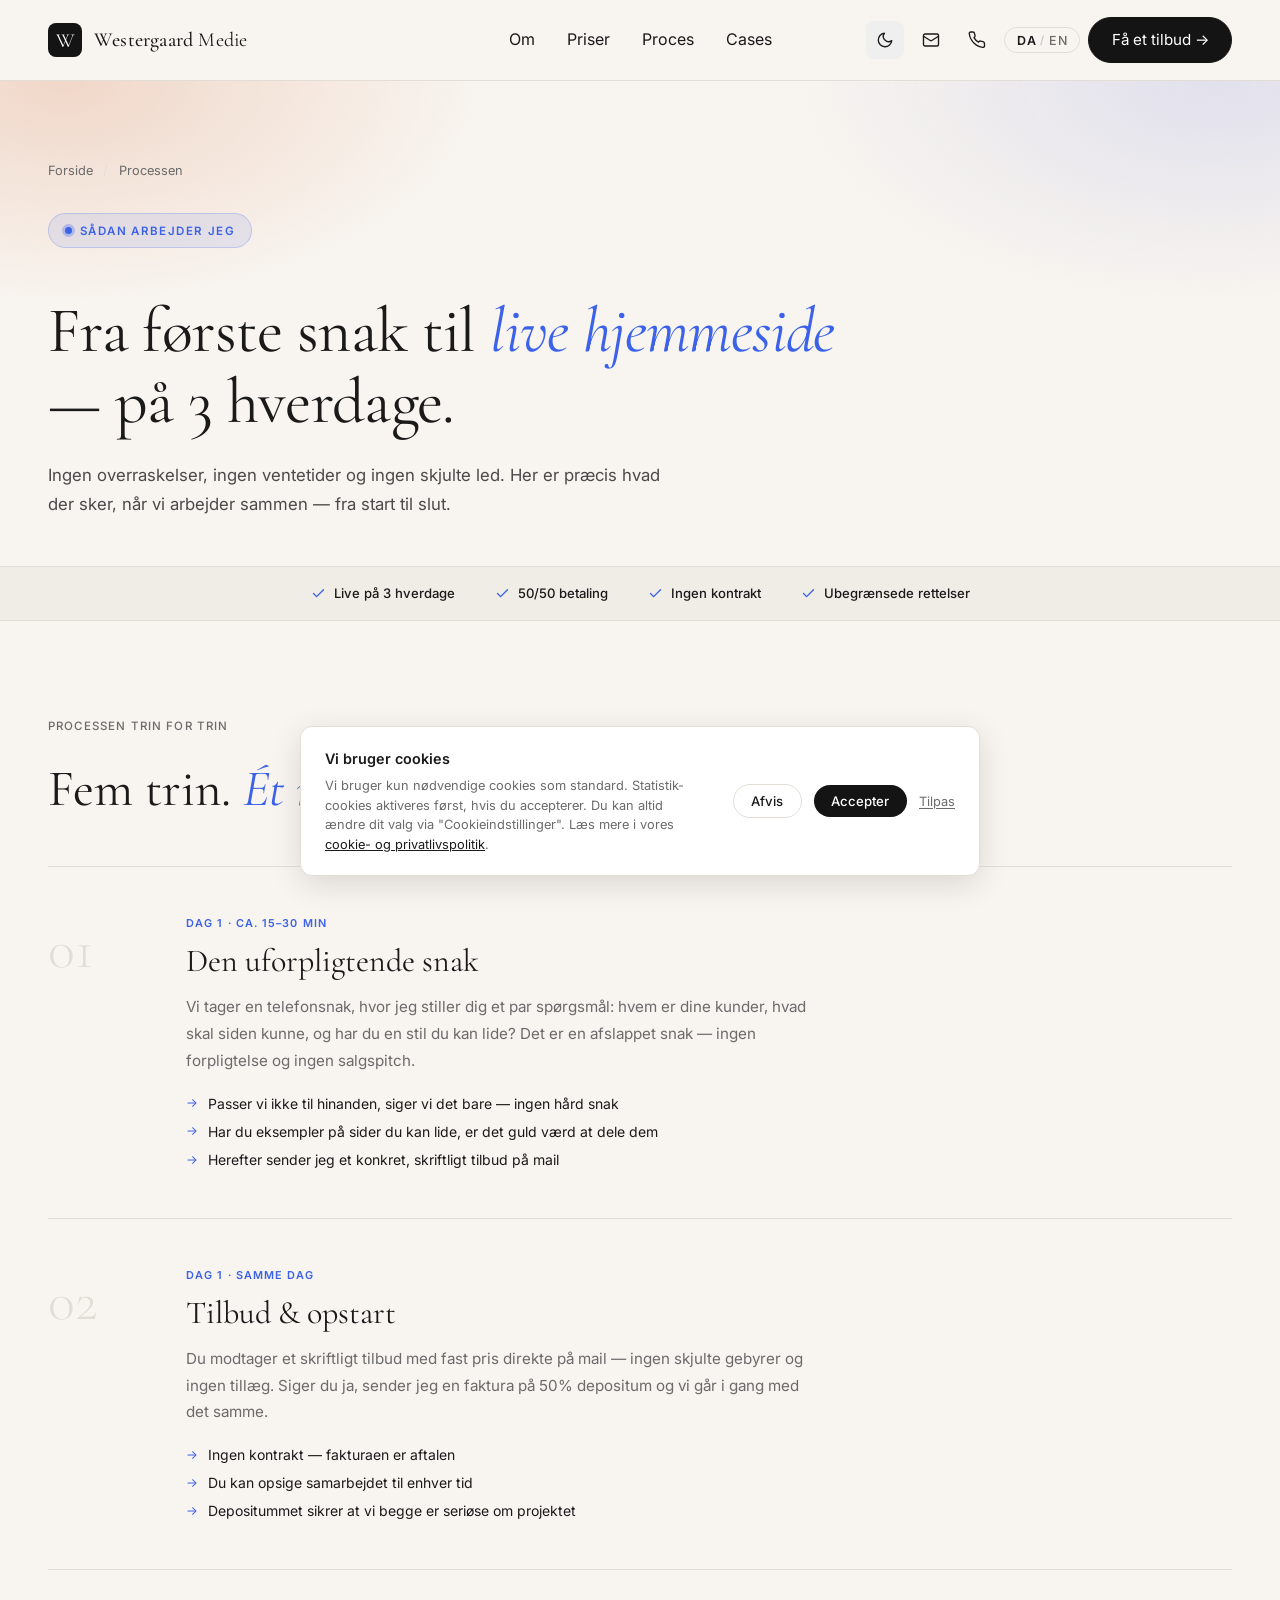
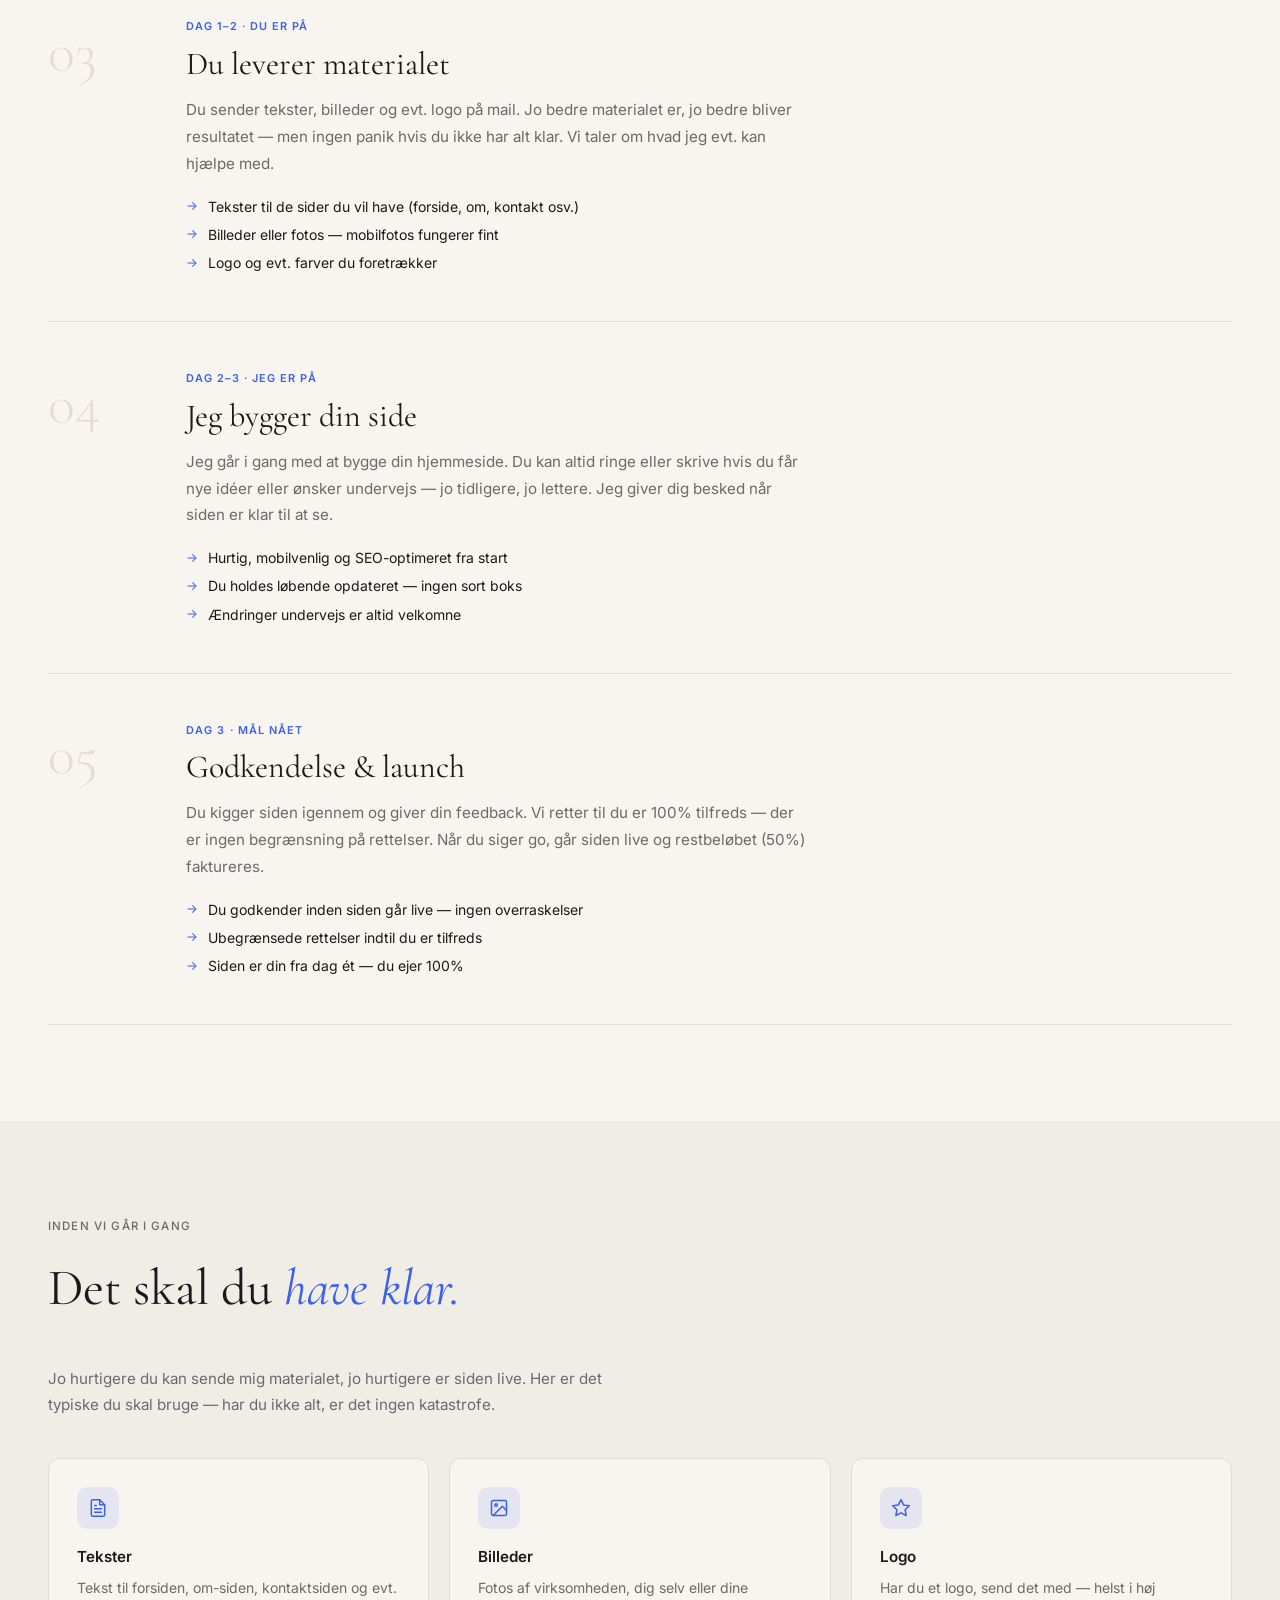
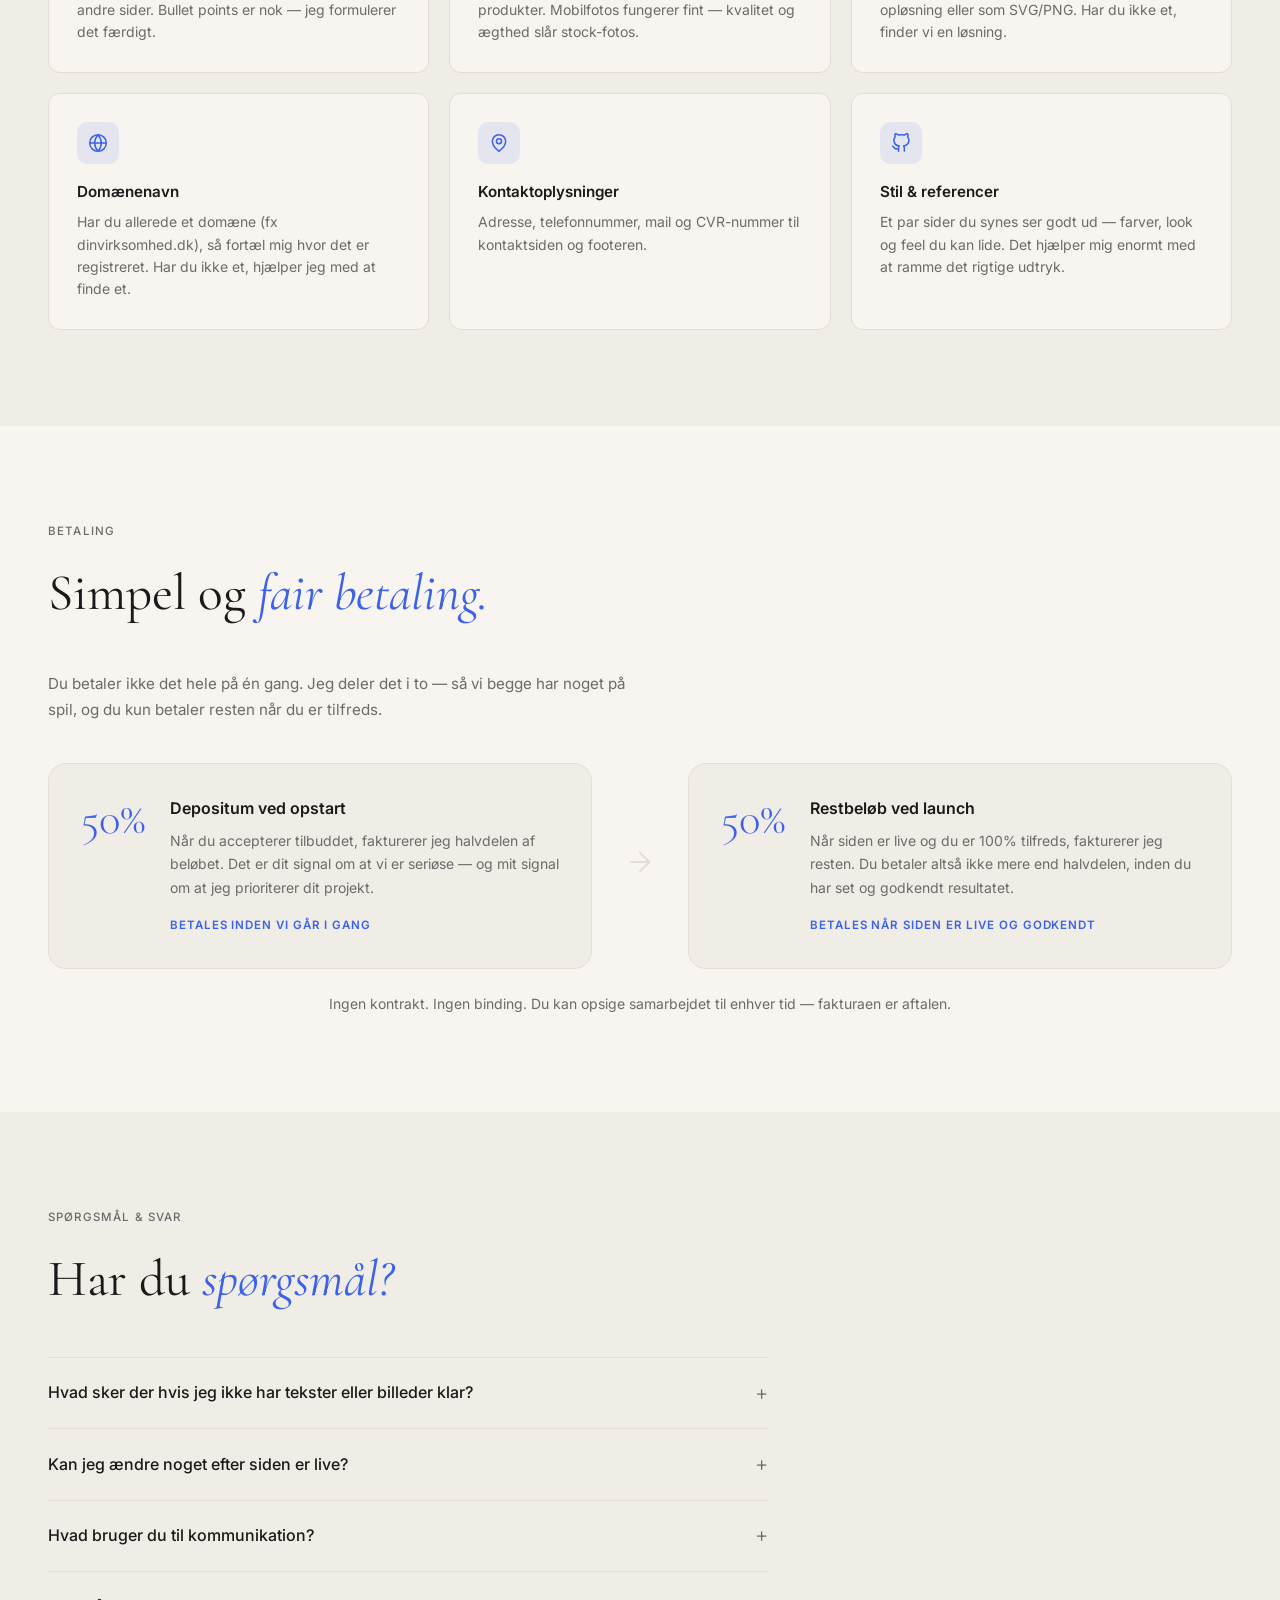
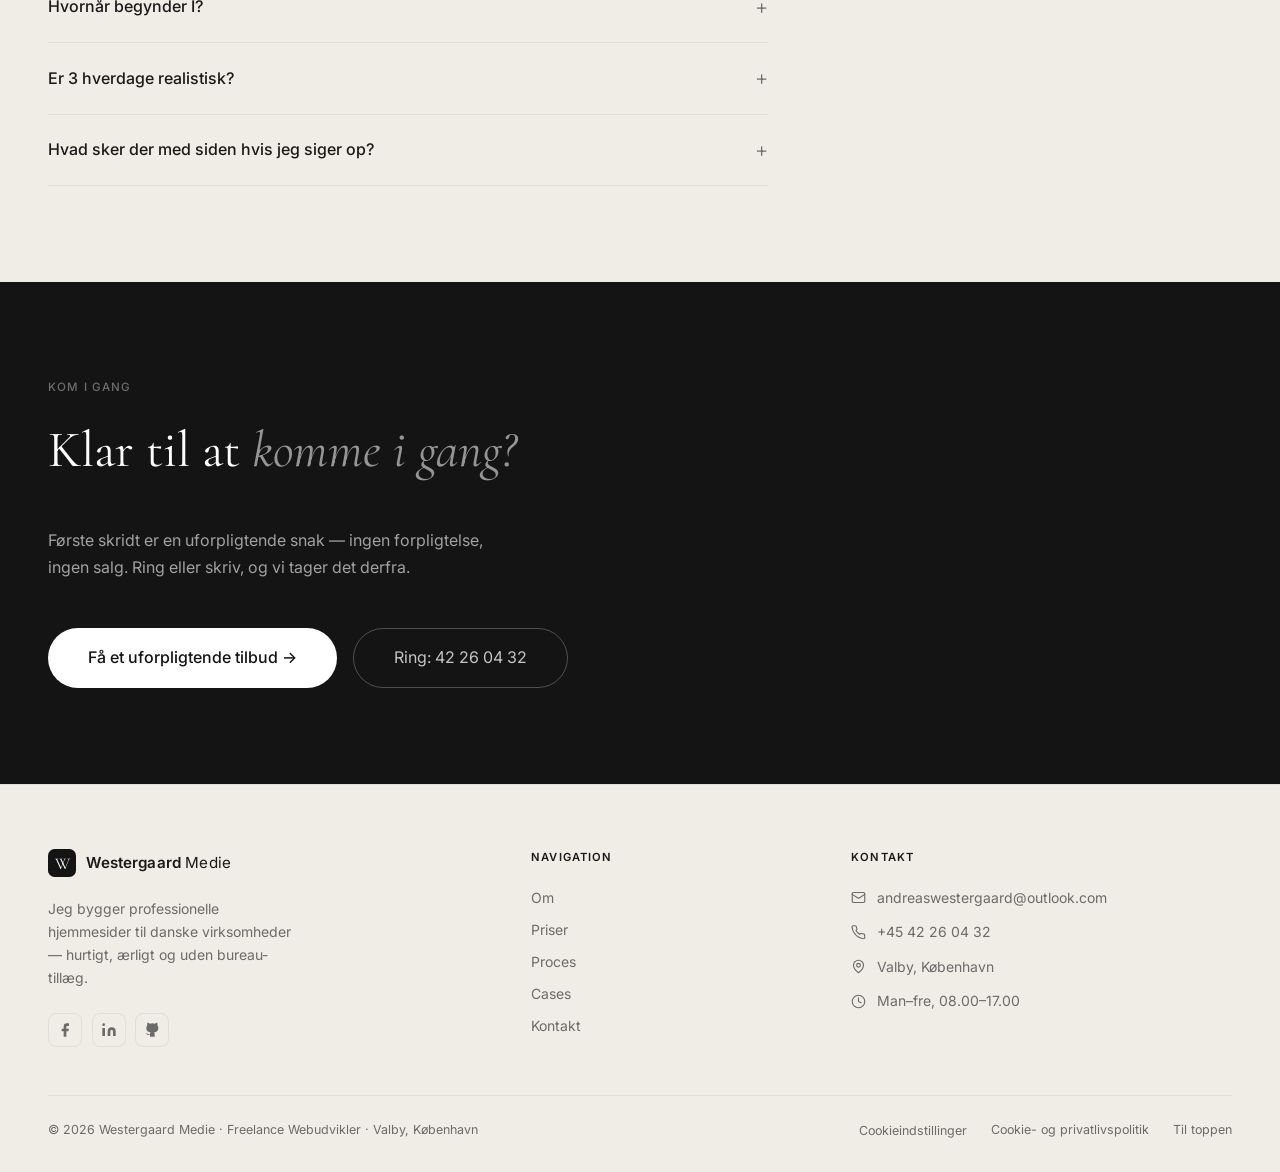
<file: proces.html>
<!doctype html>
<html lang="da">
  <head>
    <meta charset="UTF-8" />
    <meta name="viewport" content="width=device-width, initial-scale=1.0" />
    <title>Processen — Westergaard Medie</title>
    <meta name="description" content="Se præcis hvordan det er at arbejde med Westergaard Medie — fra den første snak til din hjemmeside er live. Transparent, simpelt og indenfor 3 hverdage." />
    <!-- Open Graph -->
    <meta property="og:type" content="website" />
    <meta property="og:site_name" content="Westergaard Medie" />
    <meta property="og:locale" content="da_DK" />
    <meta property="og:title" content="Processen — Westergaard Medie" />
    <meta property="og:description" content="Fra første snak til live hjemmeside på 3 hverdage. Se præcis hvordan det er at arbejde med Westergaard Medie — transparent og uden overraskelser." />
    <meta property="og:url" content="https://DITDOMÆNE.dk/proces.html" />
    <meta property="og:image" content="/assets/og-image.jpg" />
    <meta property="og:image:width" content="1200" />
    <meta property="og:image:height" content="630" />
    <meta property="og:image:alt" content="Westergaard Medie — Processen" />
    <!-- Twitter Card -->
    <meta name="twitter:card" content="summary_large_image" />
    <meta name="twitter:title" content="Processen — Westergaard Medie" />
    <meta name="twitter:description" content="Fra første snak til live hjemmeside på 3 hverdage. Se præcis hvordan det er at arbejde med Westergaard Medie — transparent og uden overraskelser." />
    <meta name="twitter:image" content="/assets/og-image.jpg" />
    <link rel="preconnect" href="https://fonts.googleapis.com" />
    <link rel="preconnect" href="https://fonts.gstatic.com" crossorigin />
    <link href="https://fonts.googleapis.com/css2?family=Cormorant+Garamond:ital,wght@0,300;0,400;0,500;1,300;1,400;1,500&family=Inter:wght@300;400;500;600&display=swap" rel="stylesheet" />
    <link rel="icon" type="image/svg+xml" href="favicon.svg" />
    <link rel="stylesheet" href="styles.css" />
  </head>
  <body>
    <a class="skip-link" href="#main">Spring til indhold</a>

    <header class="site-header">
      <div class="container header-inner">
        <a href="index.html" class="brand" aria-label="Westergaard Medie forside">
          <svg class="brand-logo" width="34" height="34" viewBox="0 0 34 34" fill="none" xmlns="http://www.w3.org/2000/svg" aria-hidden="true">
            <rect width="34" height="34" rx="8" fill="#141414"/>
            <text x="17" y="24" text-anchor="middle" font-family="Cormorant Garamond, Georgia, serif" font-size="20" font-weight="400" fill="white">W</text>
          </svg>
          <span class="brand-name"><strong>Westergaard</strong> Medie</span>
        </a>
        <nav id="main-nav" class="main-nav" aria-label="Hovedmenu">
          <a href="om.html" data-i18n="nav-om">Om</a>
          <a href="ydelser.html" data-i18n="nav-ydelser">Priser</a>
          <a href="proces.html" aria-current="page" data-i18n="nav-proces">Proces</a>
          <a href="cases.html" data-i18n="nav-cases">Cases</a>
        </nav>
        <div class="header-right">
          <button class="header-icon-btn theme-toggle" aria-label="Skift farvetema" id="theme-toggle">
            <svg class="icon-moon" width="18" height="18" viewBox="0 0 24 24" fill="none" stroke="currentColor" stroke-width="1.8" stroke-linecap="round" stroke-linejoin="round" aria-hidden="true"><path d="M21 12.79A9 9 0 1 1 11.21 3 7 7 0 0 0 21 12.79z"/></svg>
            <svg class="icon-sun" width="18" height="18" viewBox="0 0 24 24" fill="none" stroke="currentColor" stroke-width="1.8" stroke-linecap="round" stroke-linejoin="round" aria-hidden="true" style="display:none"><circle cx="12" cy="12" r="5"/><line x1="12" y1="1" x2="12" y2="3"/><line x1="12" y1="21" x2="12" y2="23"/><line x1="4.22" y1="4.22" x2="5.64" y2="5.64"/><line x1="18.36" y1="18.36" x2="19.78" y2="19.78"/><line x1="1" y1="12" x2="3" y2="12"/><line x1="21" y1="12" x2="23" y2="12"/><line x1="4.22" y1="19.78" x2="5.64" y2="18.36"/><line x1="18.36" y1="5.64" x2="19.78" y2="4.22"/></svg>
          </button>
          <a href="mailto:andreaswestergaard@outlook.com" class="header-icon-btn" aria-label="Send mail">
            <svg width="18" height="18" viewBox="0 0 24 24" fill="none" stroke="currentColor" stroke-width="1.8" stroke-linecap="round" stroke-linejoin="round" aria-hidden="true"><rect x="2" y="4" width="20" height="16" rx="2"/><path d="m22 7-8.97 5.7a1.94 1.94 0 0 1-2.06 0L2 7"/></svg>
          </a>
          <a href="tel:+4542260432" class="header-icon-btn" aria-label="Ring op">
            <svg width="18" height="18" viewBox="0 0 24 24" fill="none" stroke="currentColor" stroke-width="1.8" stroke-linecap="round" stroke-linejoin="round" aria-hidden="true"><path d="M22 16.92v3a2 2 0 0 1-2.18 2 19.79 19.79 0 0 1-8.63-3.07A19.5 19.5 0 0 1 4.69 12a19.79 19.79 0 0 1-3.07-8.67A2 2 0 0 1 3.6 1.27h3a2 2 0 0 1 2 1.72c.127.96.361 1.903.7 2.81a2 2 0 0 1-.45 2.11L7.91 8.91a16 16 0 0 0 6 6l.91-.91a2 2 0 0 1 2.11-.45c.907.339 1.85.573 2.81.7A2 2 0 0 1 21.73 16.92z"/></svg>
          </a>
          <button class="lang-toggle" id="lang-toggle" aria-label="Skift sprog">
            <span class="lang-da">DA</span>
            <span class="lang-divider">/</span>
            <span class="lang-en">EN</span>
          </button>
          <a href="kontakt.html" class="btn-outline-pill header-cta" data-i18n="header-cta">Få et tilbud →</a>
        </div>
        <button class="menu-toggle" aria-expanded="false" aria-controls="main-nav" aria-label="Åbn menu">
          <span></span><span></span><span></span>
        </button>
      </div>
    </header>

    <main id="main">

      <!-- HERO -->
      <section class="kontakt-hero">
        <div class="container">
          <p class="breadcrumb"><a href="index.html">Forside</a> <span aria-hidden="true">/</span> Processen</p>
          <span class="pill-badge reveal">
            <span class="pill-dot" aria-hidden="true"></span>
            SÅDAN ARBEJDER JEG
          </span>
          <h1 class="kontakt-heading reveal">Fra første snak til <em>live hjemmeside</em> — på 3 hverdage.</h1>
          <p class="kontakt-lead reveal">Ingen overraskelser, ingen ventetider og ingen skjulte led. Her er præcis hvad der sker, når vi arbejder sammen — fra start til slut.</p>
        </div>
      </section>

      <!-- TRUSTBAR -->
      <div class="ydelser-trustbar">
        <ul class="trustbar-list">
          <li>
            <svg width="15" height="15" viewBox="0 0 24 24" fill="none" stroke="currentColor" stroke-width="2.2" stroke-linecap="round" stroke-linejoin="round" aria-hidden="true"><polyline points="20 6 9 17 4 12"/></svg>
            Live på 3 hverdage
          </li>
          <li>
            <svg width="15" height="15" viewBox="0 0 24 24" fill="none" stroke="currentColor" stroke-width="2.2" stroke-linecap="round" stroke-linejoin="round" aria-hidden="true"><polyline points="20 6 9 17 4 12"/></svg>
            50/50 betaling
          </li>
          <li>
            <svg width="15" height="15" viewBox="0 0 24 24" fill="none" stroke="currentColor" stroke-width="2.2" stroke-linecap="round" stroke-linejoin="round" aria-hidden="true"><polyline points="20 6 9 17 4 12"/></svg>
            Ingen kontrakt
          </li>
          <li>
            <svg width="15" height="15" viewBox="0 0 24 24" fill="none" stroke="currentColor" stroke-width="2.2" stroke-linecap="round" stroke-linejoin="round" aria-hidden="true"><polyline points="20 6 9 17 4 12"/></svg>
            Ubegrænsede rettelser
          </li>
        </ul>
      </div>

      <!-- PROCESS STEPS -->
      <section class="section">
        <div class="container">
          <p class="section-label">PROCESSEN TRIN FOR TRIN</p>
          <h2 class="section-heading">Fem trin. <em>Ét mål.</em></h2>
          <div class="proces-steps">

            <!-- Trin 1 -->
            <div class="proces-step reveal">
              <div class="ps-num">01</div>
              <div class="ps-body">
                <span class="ps-tag">Dag 1 · Ca. 15–30 min</span>
                <h3 class="ps-title">Den uforpligtende snak</h3>
                <p class="ps-desc">Vi tager en telefonsnak, hvor jeg stiller dig et par spørgsmål: hvem er dine kunder, hvad skal siden kunne, og har du en stil du kan lide? Det er en afslappet snak — ingen forpligtelse og ingen salgspitch.</p>
                <ul class="ps-list">
                  <li>Passer vi ikke til hinanden, siger vi det bare — ingen hård snak</li>
                  <li>Har du eksempler på sider du kan lide, er det guld værd at dele dem</li>
                  <li>Herefter sender jeg et konkret, skriftligt tilbud på mail</li>
                </ul>
              </div>
            </div>

            <!-- Trin 2 -->
            <div class="proces-step reveal">
              <div class="ps-num">02</div>
              <div class="ps-body">
                <span class="ps-tag">Dag 1 · Samme dag</span>
                <h3 class="ps-title">Tilbud & opstart</h3>
                <p class="ps-desc">Du modtager et skriftligt tilbud med fast pris direkte på mail — ingen skjulte gebyrer og ingen tillæg. Siger du ja, sender jeg en faktura på 50% depositum og vi går i gang med det samme.</p>
                <ul class="ps-list">
                  <li>Ingen kontrakt — fakturaen er aftalen</li>
                  <li>Du kan opsige samarbejdet til enhver tid</li>
                  <li>Depositummet sikrer at vi begge er seriøse om projektet</li>
                </ul>
              </div>
            </div>

            <!-- Trin 3 -->
            <div class="proces-step reveal">
              <div class="ps-num">03</div>
              <div class="ps-body">
                <span class="ps-tag">Dag 1–2 · Du er på</span>
                <h3 class="ps-title">Du leverer materialet</h3>
                <p class="ps-desc">Du sender tekster, billeder og evt. logo på mail. Jo bedre materialet er, jo bedre bliver resultatet — men ingen panik hvis du ikke har alt klar. Vi taler om hvad jeg evt. kan hjælpe med.</p>
                <ul class="ps-list">
                  <li>Tekster til de sider du vil have (forside, om, kontakt osv.)</li>
                  <li>Billeder eller fotos — mobilfotos fungerer fint</li>
                  <li>Logo og evt. farver du foretrækker</li>
                </ul>
              </div>
            </div>

            <!-- Trin 4 -->
            <div class="proces-step reveal">
              <div class="ps-num">04</div>
              <div class="ps-body">
                <span class="ps-tag">Dag 2–3 · Jeg er på</span>
                <h3 class="ps-title">Jeg bygger din side</h3>
                <p class="ps-desc">Jeg går i gang med at bygge din hjemmeside. Du kan altid ringe eller skrive hvis du får nye idéer eller ønsker undervejs — jo tidligere, jo lettere. Jeg giver dig besked når siden er klar til at se.</p>
                <ul class="ps-list">
                  <li>Hurtig, mobilvenlig og SEO-optimeret fra start</li>
                  <li>Du holdes løbende opdateret — ingen sort boks</li>
                  <li>Ændringer undervejs er altid velkomne</li>
                </ul>
              </div>
            </div>

            <!-- Trin 5 -->
            <div class="proces-step reveal">
              <div class="ps-num">05</div>
              <div class="ps-body">
                <span class="ps-tag">Dag 3 · Mål nået</span>
                <h3 class="ps-title">Godkendelse & launch</h3>
                <p class="ps-desc">Du kigger siden igennem og giver din feedback. Vi retter til du er 100% tilfreds — der er ingen begrænsning på rettelser. Når du siger go, går siden live og restbeløbet (50%) faktureres.</p>
                <ul class="ps-list">
                  <li>Du godkender inden siden går live — ingen overraskelser</li>
                  <li>Ubegrænsede rettelser indtil du er tilfreds</li>
                  <li>Siden er din fra dag ét — du ejer 100%</li>
                </ul>
              </div>
            </div>

          </div>
        </div>
      </section>

      <!-- HVAD DU SKAL HAVE KLAR -->
      <section class="section section-gray">
        <div class="container">
          <p class="section-label">INDEN VI GÅR I GANG</p>
          <h2 class="section-heading">Det skal du <em>have klar.</em></h2>
          <p class="prep-lead">Jo hurtigere du kan sende mig materialet, jo hurtigere er siden live. Her er det typiske du skal bruge — har du ikke alt, er det ingen katastrofe.</p>
          <div class="prep-grid">

            <div class="prep-card reveal">
              <div class="prep-icon" aria-hidden="true">
                <svg width="20" height="20" viewBox="0 0 24 24" fill="none" stroke="currentColor" stroke-width="1.8" stroke-linecap="round" stroke-linejoin="round"><path d="M14 2H6a2 2 0 0 0-2 2v16a2 2 0 0 0 2 2h12a2 2 0 0 0 2-2V8z"/><polyline points="14 2 14 8 20 8"/><line x1="16" y1="13" x2="8" y2="13"/><line x1="16" y1="17" x2="8" y2="17"/><polyline points="10 9 9 9 8 9"/></svg>
              </div>
              <h3>Tekster</h3>
              <p>Tekst til forsiden, om-siden, kontaktsiden og evt. andre sider. Bullet points er nok — jeg formulerer det færdigt.</p>
            </div>

            <div class="prep-card reveal">
              <div class="prep-icon" aria-hidden="true">
                <svg width="20" height="20" viewBox="0 0 24 24" fill="none" stroke="currentColor" stroke-width="1.8" stroke-linecap="round" stroke-linejoin="round"><rect x="3" y="3" width="18" height="18" rx="2"/><circle cx="8.5" cy="8.5" r="1.5"/><polyline points="21 15 16 10 5 21"/></svg>
              </div>
              <h3>Billeder</h3>
              <p>Fotos af virksomheden, dig selv eller dine produkter. Mobilfotos fungerer fint — kvalitet og ægthed slår stock-fotos.</p>
            </div>

            <div class="prep-card reveal">
              <div class="prep-icon" aria-hidden="true">
                <svg width="20" height="20" viewBox="0 0 24 24" fill="none" stroke="currentColor" stroke-width="1.8" stroke-linecap="round" stroke-linejoin="round"><polygon points="12 2 15.09 8.26 22 9.27 17 14.14 18.18 21.02 12 17.77 5.82 21.02 7 14.14 2 9.27 8.91 8.26 12 2"/></svg>
              </div>
              <h3>Logo</h3>
              <p>Har du et logo, send det med — helst i høj opløsning eller som SVG/PNG. Har du ikke et, finder vi en løsning.</p>
            </div>

            <div class="prep-card reveal">
              <div class="prep-icon" aria-hidden="true">
                <svg width="20" height="20" viewBox="0 0 24 24" fill="none" stroke="currentColor" stroke-width="1.8" stroke-linecap="round" stroke-linejoin="round"><circle cx="12" cy="12" r="10"/><line x1="2" y1="12" x2="22" y2="12"/><path d="M12 2a15.3 15.3 0 0 1 4 10 15.3 15.3 0 0 1-4 10 15.3 15.3 0 0 1-4-10 15.3 15.3 0 0 1 4-10z"/></svg>
              </div>
              <h3>Domænenavn</h3>
              <p>Har du allerede et domæne (fx dinvirksomhed.dk), så fortæl mig hvor det er registreret. Har du ikke et, hjælper jeg med at finde et.</p>
            </div>

            <div class="prep-card reveal">
              <div class="prep-icon" aria-hidden="true">
                <svg width="20" height="20" viewBox="0 0 24 24" fill="none" stroke="currentColor" stroke-width="1.8" stroke-linecap="round" stroke-linejoin="round"><path d="M20 10c0 6-8 12-8 12s-8-6-8-12a8 8 0 0 1 16 0z"/><circle cx="12" cy="10" r="3"/></svg>
              </div>
              <h3>Kontaktoplysninger</h3>
              <p>Adresse, telefonnummer, mail og CVR-nummer til kontaktsiden og footeren.</p>
            </div>

            <div class="prep-card reveal">
              <div class="prep-icon" aria-hidden="true">
                <svg width="20" height="20" viewBox="0 0 24 24" fill="none" stroke="currentColor" stroke-width="1.8" stroke-linecap="round" stroke-linejoin="round"><path d="M9 19c-5 1.5-5-2.5-7-3m14 6v-3.87a3.37 3.37 0 0 0-.94-2.61c3.14-.35 6.44-1.54 6.44-7A5.44 5.44 0 0 0 20 4.77 5.07 5.07 0 0 0 19.91 1S18.73.65 16 2.48a13.38 13.38 0 0 0-7 0C6.27.65 5.09 1 5.09 1A5.07 5.07 0 0 0 5 4.77a5.44 5.44 0 0 0-1.5 3.78c0 5.42 3.3 6.61 6.44 7A3.37 3.37 0 0 0 9 18.13V22"/></svg>
              </div>
              <h3>Stil & referencer</h3>
              <p>Et par sider du synes ser godt ud — farver, look og feel du kan lide. Det hjælper mig enormt med at ramme det rigtige udtryk.</p>
            </div>

          </div>
        </div>
      </section>

      <!-- BETALING -->
      <section class="section">
        <div class="container">
          <p class="section-label">BETALING</p>
          <h2 class="section-heading">Simpel og <em>fair betaling.</em></h2>
          <p class="prep-lead">Du betaler ikke det hele på én gang. Jeg deler det i to — så vi begge har noget på spil, og du kun betaler resten når du er tilfreds.</p>
          <div class="betaling-grid">

            <div class="betaling-card reveal">
              <div class="betaling-step-num">50%</div>
              <div class="betaling-step-body">
                <h3>Depositum ved opstart</h3>
                <p>Når du accepterer tilbuddet, fakturerer jeg halvdelen af beløbet. Det er dit signal om at vi er seriøse — og mit signal om at jeg prioriterer dit projekt.</p>
                <span class="betaling-when">Betales inden vi går i gang</span>
              </div>
            </div>

            <div class="betaling-arrow" aria-hidden="true">
              <svg width="32" height="32" viewBox="0 0 24 24" fill="none" stroke="currentColor" stroke-width="1.5" stroke-linecap="round" stroke-linejoin="round"><line x1="5" y1="12" x2="19" y2="12"/><polyline points="12 5 19 12 12 19"/></svg>
            </div>

            <div class="betaling-card reveal">
              <div class="betaling-step-num">50%</div>
              <div class="betaling-step-body">
                <h3>Restbeløb ved launch</h3>
                <p>Når siden er live og du er 100% tilfreds, fakturerer jeg resten. Du betaler altså ikke mere end halvdelen, inden du har set og godkendt resultatet.</p>
                <span class="betaling-when">Betales når siden er live og godkendt</span>
              </div>
            </div>

          </div>
          <p class="betaling-note">Ingen kontrakt. Ingen binding. Du kan opsige samarbejdet til enhver tid — fakturaen er aftalen.</p>
        </div>
      </section>

      <!-- FAQ -->
      <section class="section section-gray">
        <div class="container">
          <p class="section-label">SPØRGSMÅL & SVAR</p>
          <h2 class="section-heading">Har du <em>spørgsmål?</em></h2>
          <div class="faq-list">

            <details class="faq-item reveal">
              <summary>Hvad sker der hvis jeg ikke har tekster eller billeder klar?</summary>
              <p>Ingen panik. Vi kan sagtens starte med at bygge strukturen og fylde indholdet på bagefter. Jeg kan også hjælpe med at formulere tekster ud fra dine stikord — det er ikke et krav at du leverer alt selv. Resultatet bliver typisk bedst når du bidrager, men vi finder en løsning uanset hvad.</p>
            </details>

            <details class="faq-item reveal">
              <summary>Kan jeg ændre noget efter siden er live?</summary>
              <p>Ja. Med Drift & Support-pakken (299 kr./md.) er løbende rettelser og opdateringer inkluderet. Har du ikke pakken, faktureres enkeltstående rettelser til 400 kr./t. — du behøver aldrig at sidde fast med en side du ikke kan opdatere.</p>
            </details>

            <details class="faq-item reveal">
              <summary>Hvad bruger du til kommunikation?</summary>
              <p>Vi starter altid med en telefonsnak. Derefter foregår al praktisk kommunikation — tilbud, fakturaer, materiale og feedback — på mail, så du altid har det skriftligt. Du kan altid ringe hvis der er noget akut eller du bare vil høre hvordan det går.</p>
            </details>

            <details class="faq-item reveal">
              <summary>Hvornår begynder I?</summary>
              <p>Samme dag eller dagen efter depositummet er betalt. Jeg prioriterer igangværende projekter og går i gang med det samme — du skal ikke sidde og vente i en kø.</p>
            </details>

            <details class="faq-item reveal">
              <summary>Er 3 hverdage realistisk?</summary>
              <p>Ja — for en standard hjemmeside på 4–5 sider er det fuldt realistisk, forudsat at du kan levere materialet hurtigt. Har du meget indhold, mange undersider eller specielle funktioner, kan det tage lidt længere. Det afklarer vi under den indledende snak, og du får altid en ærlig tidsramme inden vi starter.</p>
            </details>

            <details class="faq-item reveal">
              <summary>Hvad sker der med siden hvis jeg siger op?</summary>
              <p>Din side er din — altid. Har du Drift & Support-pakken og opsiger den, overfører jeg login og adgang til dig, og du kan selv tage over eller finde en anden løsning. Der er ingen binding og ingen straf for at stoppe.</p>
            </details>

          </div>
        </div>
      </section>

      <!-- CTA -->
      <section class="section section-dark">
        <div class="container">
          <p class="section-label section-label--light">KOM I GANG</p>
          <h2 class="section-heading section-heading--light">Klar til at <em style="color: rgba(255,255,255,.55); font-style: italic;">komme i gang?</em></h2>
          <p class="kontakt-sub">Første skridt er en uforpligtende snak — ingen forpligtelse, ingen salg. Ring eller skriv, og vi tager det derfra.</p>
          <div class="hero-actions">
            <a href="kontakt.html" class="btn-dark btn-dark--large btn-dark--light">Få et uforpligtende tilbud →</a>
            <a href="tel:+4542260432" class="btn-ghost btn-ghost--light btn-dark--large">Ring: 42 26 04 32</a>
          </div>
        </div>
      </section>

    </main>

    <footer class="site-footer">
      <div class="container footer-inner">
        <div class="footer-cols">
          <div class="footer-col footer-col--brand">
            <a href="index.html" class="footer-brand" aria-label="Westergaard Medie">
              <svg width="28" height="28" viewBox="0 0 34 34" fill="none" xmlns="http://www.w3.org/2000/svg" aria-hidden="true">
                <rect width="34" height="34" rx="8" fill="#141414"/>
                <text x="17" y="24" text-anchor="middle" font-family="Cormorant Garamond, Georgia, serif" font-size="20" font-weight="400" fill="white">W</text>
              </svg>
              <span class="footer-brand-name"><strong>Westergaard</strong> Medie</span>
            </a>
            <p class="footer-bio" data-i18n="footer-bio">Jeg bygger professionelle hjemmesider til danske virksomheder — hurtigt, ærligt og uden bureau-tillæg.</p>
            <div class="footer-socials">
              <a href="https://www.facebook.com/profile.php?id=100009570580964" class="footer-social-btn" aria-label="Facebook" rel="noopener noreferrer" target="_blank">
                <svg width="16" height="16" viewBox="0 0 24 24" fill="currentColor" aria-hidden="true"><path d="M18 2h-3a5 5 0 0 0-5 5v3H7v4h3v8h4v-8h3l1-4h-4V7a1 1 0 0 1 1-1h3z"/></svg>
              </a>
              <a href="https://www.linkedin.com/in/andreas-boris-westergaard/" class="footer-social-btn" aria-label="LinkedIn" rel="noopener noreferrer" target="_blank">
                <svg width="16" height="16" viewBox="0 0 24 24" fill="currentColor" aria-hidden="true"><path d="M16 8a6 6 0 0 1 6 6v7h-4v-7a2 2 0 0 0-2-2 2 2 0 0 0-2 2v7h-4v-7a6 6 0 0 1 6-6z"/><rect x="2" y="9" width="4" height="12"/><circle cx="4" cy="4" r="2"/></svg>
              </a>
              <a href="https://github.com/andreaswestergaard-wq" class="footer-social-btn" aria-label="GitHub" rel="noopener noreferrer" target="_blank">
                <svg width="16" height="16" viewBox="0 0 24 24" fill="currentColor" aria-hidden="true"><path d="M9 19c-5 1.5-5-2.5-7-3m14 6v-3.87a3.37 3.37 0 0 0-.94-2.61c3.14-.35 6.44-1.54 6.44-7A5.44 5.44 0 0 0 20 4.77 5.07 5.07 0 0 0 19.91 1S18.73.65 16 2.48a13.38 13.38 0 0 0-7 0C6.27.65 5.09 1 5.09 1A5.07 5.07 0 0 0 5 4.77a5.44 5.44 0 0 0-1.5 3.78c0 5.42 3.3 6.61 6.44 7A3.37 3.37 0 0 0 9 18.13V22"/></svg>
              </a>
            </div>
          </div>
          <div class="footer-col">
            <p class="footer-col-heading" data-i18n="footer-nav-heading">NAVIGATION</p>
            <nav class="footer-col-links" aria-label="Footermenu">
              <a href="om.html" data-i18n="nav-om">Om</a>
              <a href="ydelser.html" data-i18n="nav-ydelser">Priser</a>
              <a href="proces.html" data-i18n="nav-proces">Proces</a>
              <a href="cases.html" data-i18n="nav-cases">Cases</a>
              <a href="kontakt.html" data-i18n="nav-kontakt-footer">Kontakt</a>
            </nav>
          </div>
          <div class="footer-col">
            <p class="footer-col-heading" data-i18n="footer-contact-heading">KONTAKT</p>
            <ul class="footer-contact-list">
              <li>
                <svg width="15" height="15" viewBox="0 0 24 24" fill="none" stroke="currentColor" stroke-width="1.8" stroke-linecap="round" stroke-linejoin="round" aria-hidden="true"><rect x="2" y="4" width="20" height="16" rx="2"/><path d="m22 7-8.97 5.7a1.94 1.94 0 0 1-2.06 0L2 7"/></svg>
                <a href="mailto:andreaswestergaard@outlook.com">andreaswestergaard@outlook.com</a>
              </li>
              <li>
                <svg width="15" height="15" viewBox="0 0 24 24" fill="none" stroke="currentColor" stroke-width="1.8" stroke-linecap="round" stroke-linejoin="round" aria-hidden="true"><path d="M22 16.92v3a2 2 0 0 1-2.18 2 19.79 19.79 0 0 1-8.63-3.07A19.5 19.5 0 0 1 4.69 12a19.79 19.79 0 0 1-3.07-8.67A2 2 0 0 1 3.6 1.27h3a2 2 0 0 1 2 1.72c.127.96.361 1.903.7 2.81a2 2 0 0 1-.45 2.11L7.91 8.91a16 16 0 0 0 6 6l.91-.91a2 2 0 0 1 2.11-.45c.907.339 1.85.573 2.81.7A2 2 0 0 1 21.73 16.92z"/></svg>
                <a href="tel:+4542260432">+45 42 26 04 32</a>
              </li>
              <li>
                <svg width="15" height="15" viewBox="0 0 24 24" fill="none" stroke="currentColor" stroke-width="1.8" stroke-linecap="round" stroke-linejoin="round" aria-hidden="true"><path d="M20 10c0 6-8 12-8 12s-8-6-8-12a8 8 0 0 1 16 0z"/><circle cx="12" cy="10" r="3"/></svg>
                <span data-i18n="footer-location">Valby, København</span>
              </li>
              <li>
                <svg width="15" height="15" viewBox="0 0 24 24" fill="none" stroke="currentColor" stroke-width="1.8" stroke-linecap="round" stroke-linejoin="round" aria-hidden="true"><circle cx="12" cy="12" r="10"/><polyline points="12 6 12 12 16 14"/></svg>
                <span data-i18n="footer-hours">Man–fre, 08.00–17.00</span>
              </li>
            </ul>
          </div>
        </div>
        <div class="footer-divider"></div>
        <div class="footer-bottom">
          <p>© <span id="year"></span> Westergaard Medie · <span data-i18n="footer-tagline">Freelance Webudvikler · Valby, København</span></p>
          <div class="footer-bottom-links">
            <button type="button" data-open-cookie-settings data-i18n="footer-cookie">Cookieindstillinger</button>
            <a href="cookie-og-privatliv.html" data-i18n="footer-privacy">Cookie- og privatlivspolitik</a>
            <a href="#top" data-i18n="footer-top">Til toppen</a>
          </div>
        </div>
      </div>
    </footer>

    <section class="cookie-banner" id="cookie-banner" aria-live="polite" hidden>
      <div class="cookie-inner">
        <div class="cookie-copy">
          <h2>Vi bruger cookies</h2>
          <p>Vi bruger kun nødvendige cookies som standard. Statistik-cookies aktiveres først, hvis du accepterer. Du kan altid ændre dit valg via "Cookieindstillinger". Læs mere i vores <a href="cookie-og-privatliv.html">cookie- og privatlivspolitik</a>.</p>
        </div>
        <div class="cookie-actions">
          <button class="btn btn-ghost cookie-btn" type="button" id="cookie-reject-all">Afvis</button>
          <button class="btn btn-primary cookie-btn" type="button" id="cookie-accept-all">Accepter</button>
          <button class="cookie-settings-toggle" type="button" id="cookie-open-settings" aria-expanded="false">Tilpas</button>
        </div>
      </div>
      <form class="cookie-settings" id="cookie-settings" hidden>
        <fieldset>
          <legend>Cookiekategorier</legend>
          <label class="cookie-option">
            <span>Nødvendige cookies</span>
            <input type="checkbox" checked disabled />
          </label>
          <label class="cookie-option">
            <span>Statistik (anonymiseret måling)</span>
            <input type="checkbox" id="cookie-analytics" />
          </label>
        </fieldset>
        <div class="cookie-settings-actions">
          <button class="btn btn-primary cookie-btn" type="submit">Gem valg</button>
        </div>
      </form>
    </section>

    <button class="cookie-fab" type="button" data-open-cookie-settings hidden>Cookieindstillinger</button>

    <script src="script.js"></script>
    <script src="translations.js"></script>
  </body>
</html>
</file>
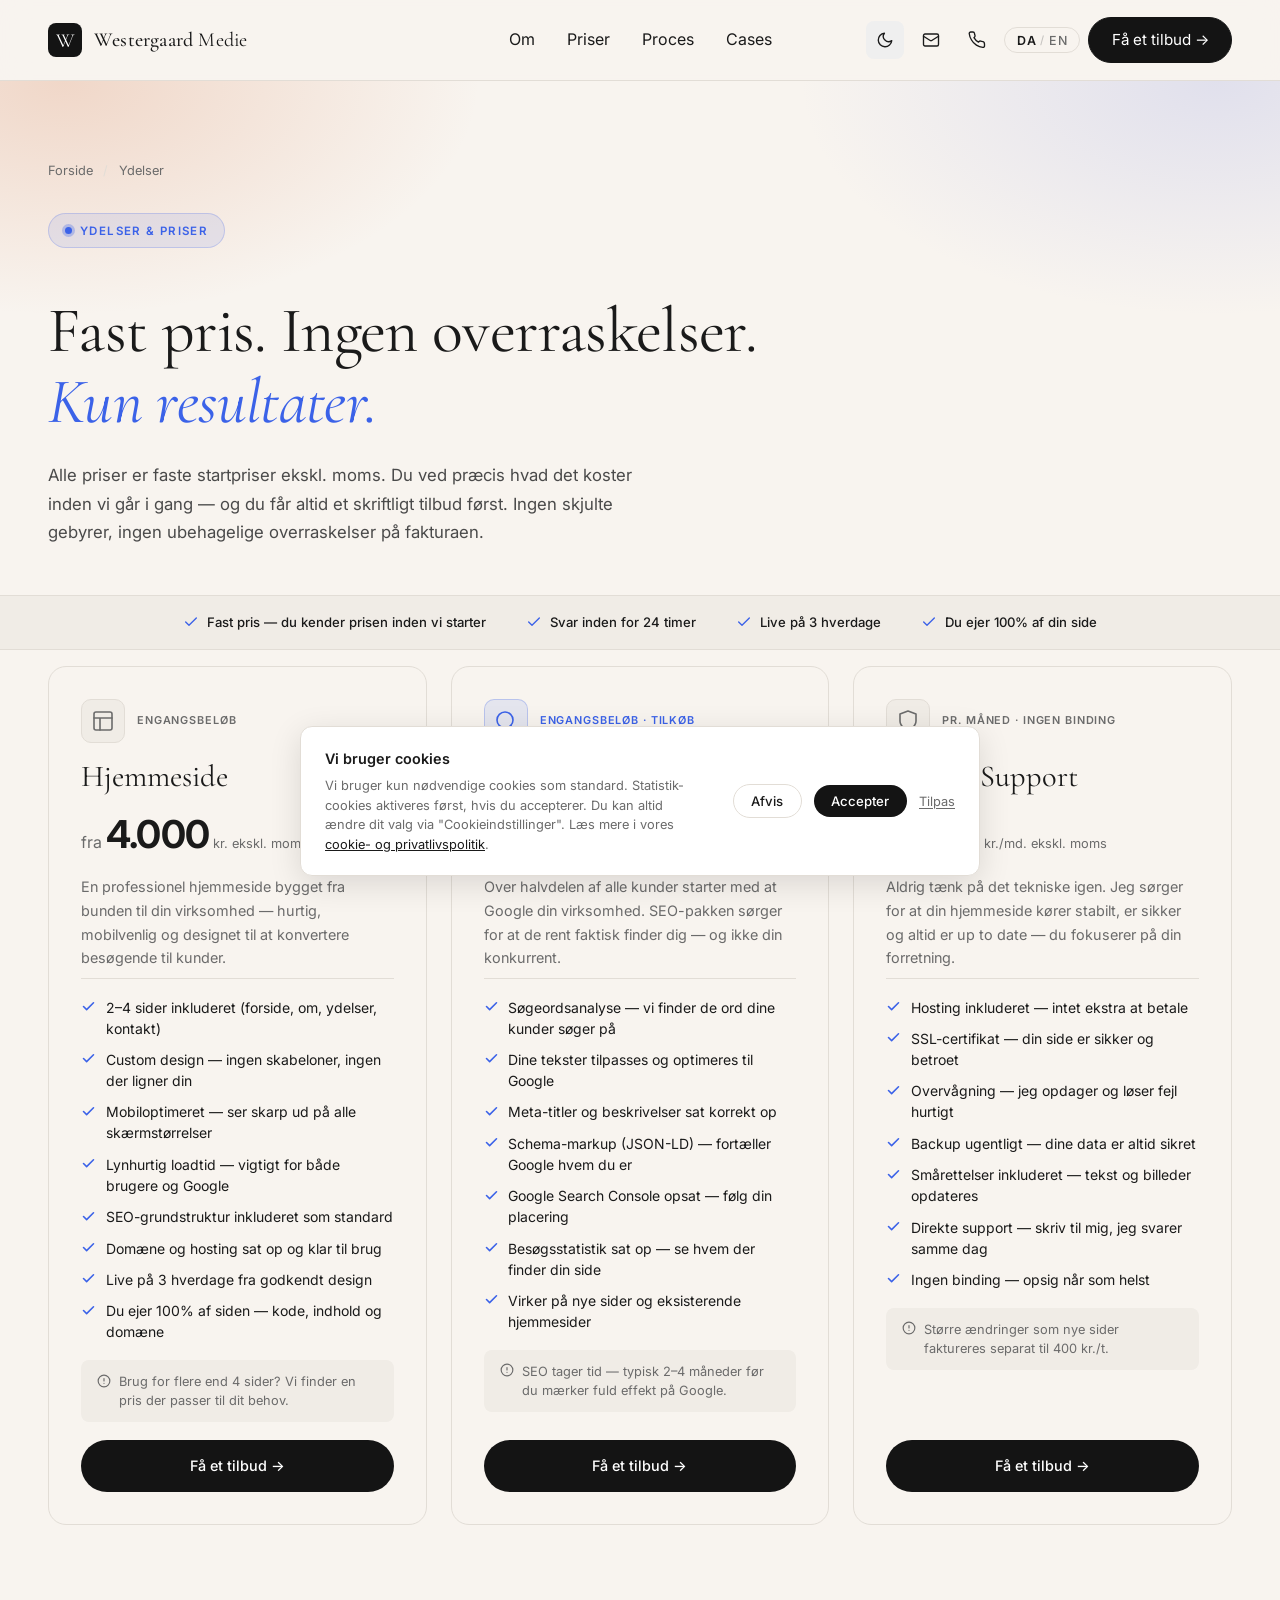
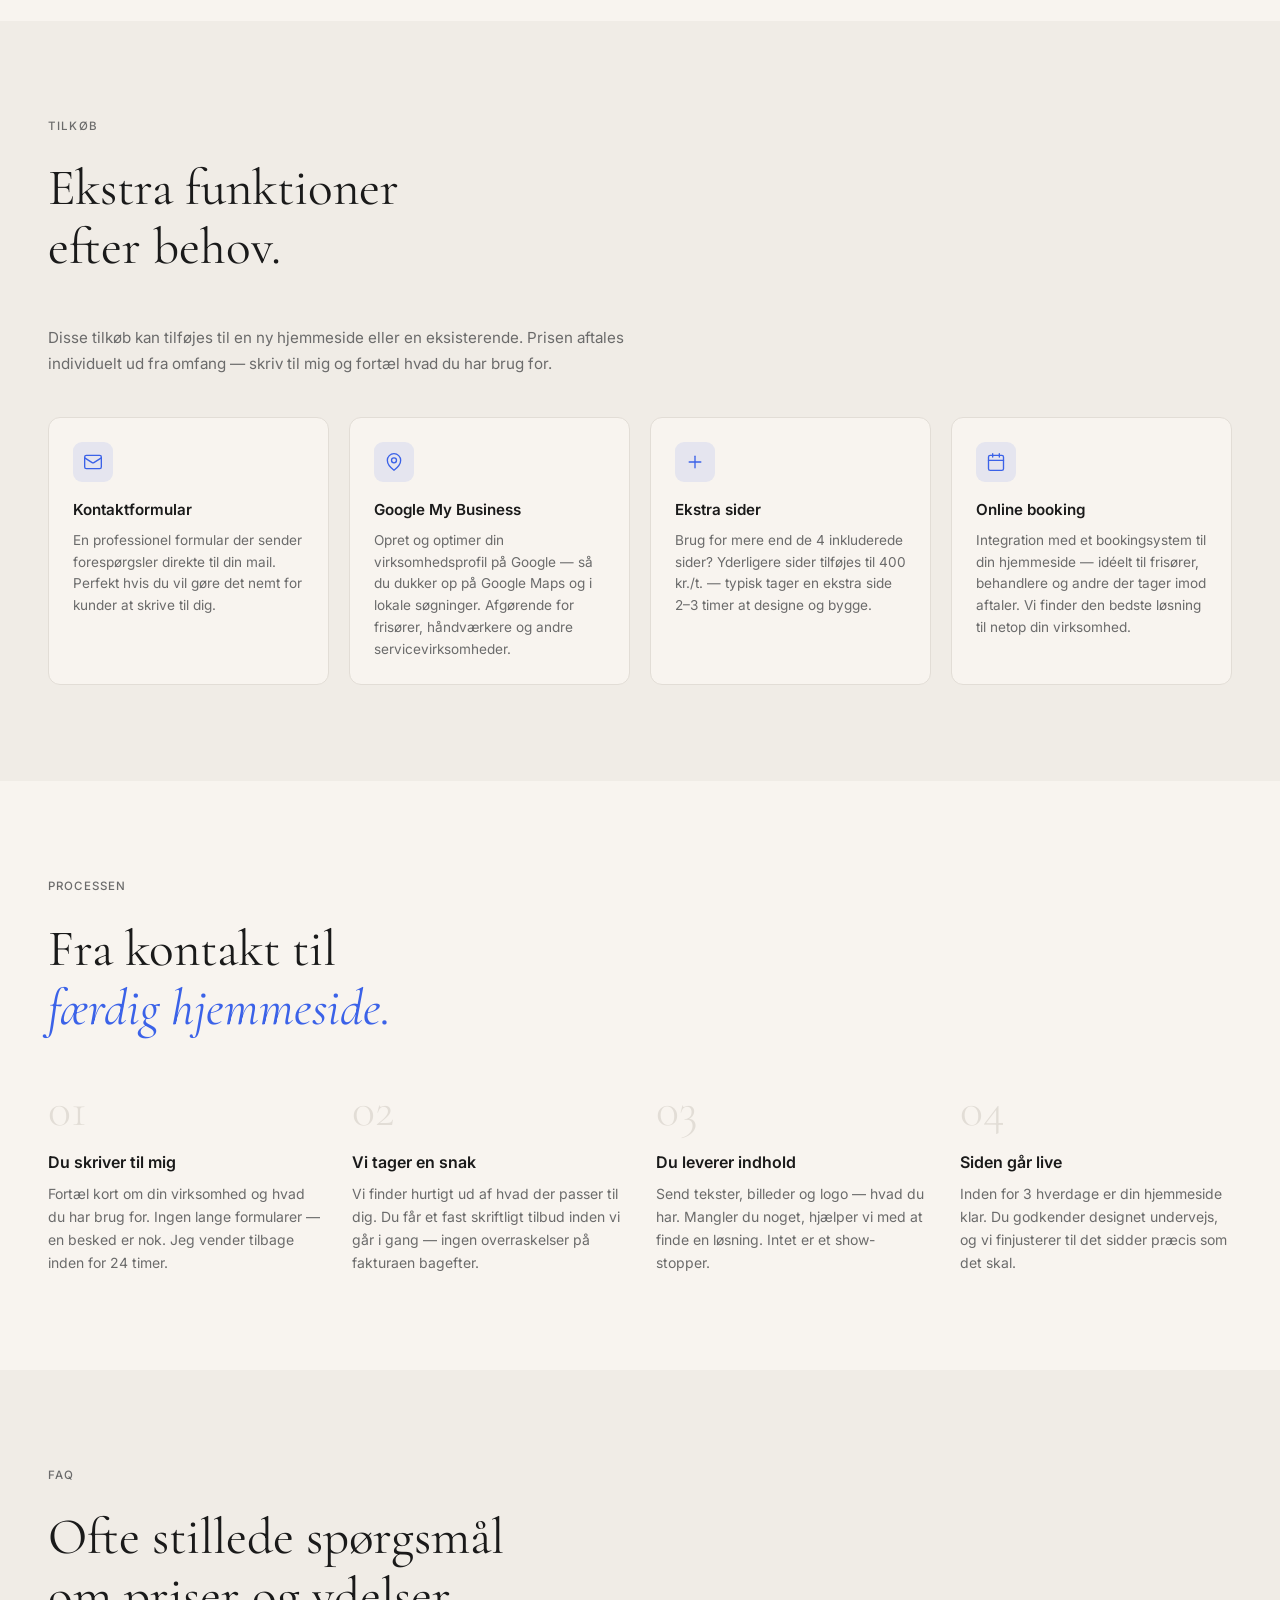
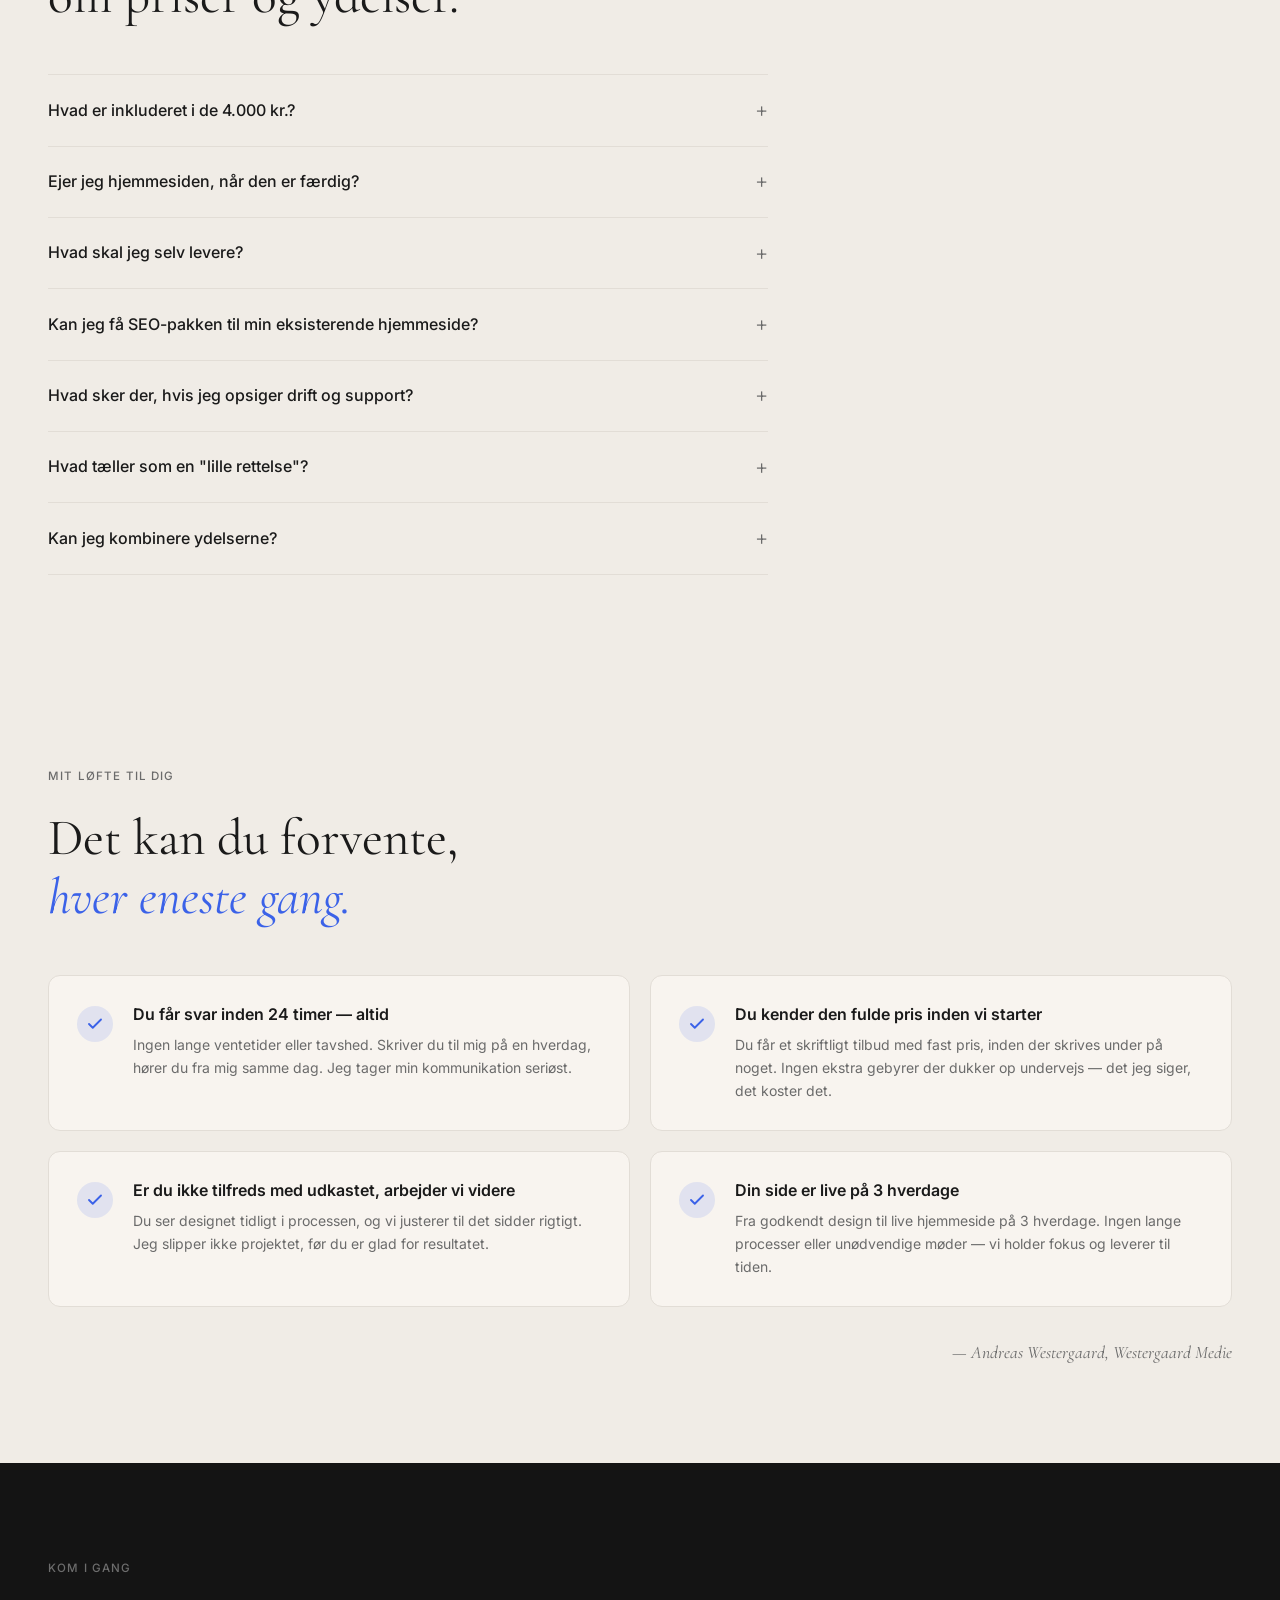
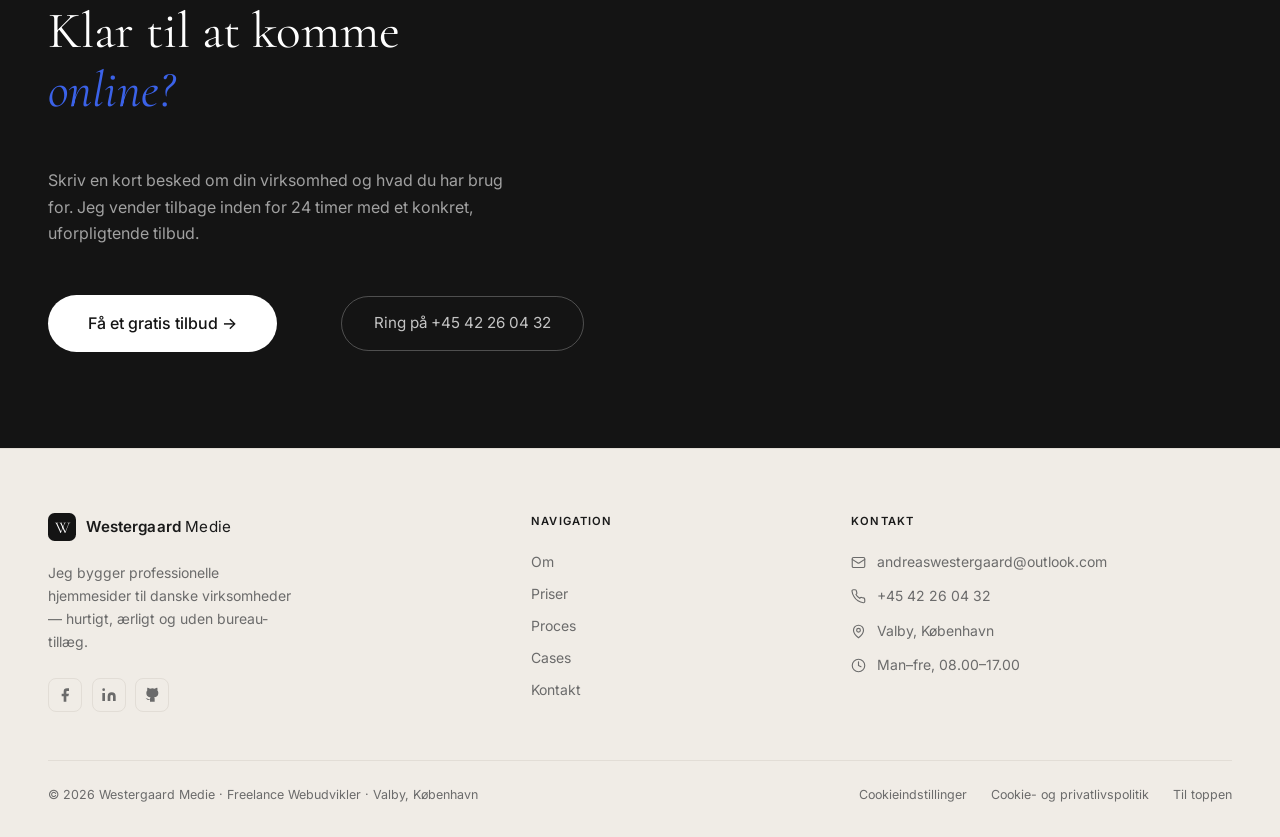
<file: ydelser.html>
<!doctype html>
<html lang="da">
  <head>
    <meta charset="UTF-8" />
    <meta name="viewport" content="width=device-width, initial-scale=1.0" />
    <title>Ydelser & Priser | Westergaard Medie</title>
    <meta name="description" content="Se hvad Westergaard Medie tilbyder — professionel hjemmeside fra 4.000 kr., SEO-pakke fra 750 kr. og månedlig drift & support fra 299 kr. Fast pris, ingen overraskelser." />
    <!-- Open Graph -->
    <meta property="og:type" content="website" />
    <meta property="og:site_name" content="Westergaard Medie" />
    <meta property="og:locale" content="da_DK" />
    <meta property="og:title" content="Priser & Ydelser — Westergaard Medie" />
    <meta property="og:description" content="Hjemmeside fra 4.000 kr., SEO-pakke fra 750 kr., Drift & Support fra 299 kr./md. Fast pris, ingen overraskelser, live på 3 hverdage." />
    <meta property="og:url" content="https://DITDOMÆNE.dk/ydelser.html" />
    <meta property="og:image" content="/assets/og-image.jpg" />
    <meta property="og:image:width" content="1200" />
    <meta property="og:image:height" content="630" />
    <meta property="og:image:alt" content="Westergaard Medie — Priser & Ydelser" />
    <!-- Twitter Card -->
    <meta name="twitter:card" content="summary_large_image" />
    <meta name="twitter:title" content="Priser & Ydelser — Westergaard Medie" />
    <meta name="twitter:description" content="Hjemmeside fra 4.000 kr., SEO-pakke fra 750 kr., Drift & Support fra 299 kr./md. Fast pris, ingen overraskelser, live på 3 hverdage." />
    <meta name="twitter:image" content="/assets/og-image.jpg" />
    <link rel="preconnect" href="https://fonts.googleapis.com" />
    <link rel="preconnect" href="https://fonts.gstatic.com" crossorigin />
    <link href="https://fonts.googleapis.com/css2?family=Cormorant+Garamond:ital,wght@0,300;0,400;0,500;1,300;1,400;1,500&family=Inter:wght@300;400;500;600&display=swap" rel="stylesheet" />
    <link rel="icon" type="image/svg+xml" href="favicon.svg" />
    <link rel="stylesheet" href="styles.css" />
  </head>
  <body>
    <a class="skip-link" href="#main">Spring til indhold</a>

    <header class="site-header">
      <div class="container header-inner">
        <a href="index.html" class="brand" aria-label="Westergaard Medie forside">
          <svg class="brand-logo" width="34" height="34" viewBox="0 0 34 34" fill="none" xmlns="http://www.w3.org/2000/svg" aria-hidden="true">
            <rect width="34" height="34" rx="8" fill="#141414"/>
            <text x="17" y="24" text-anchor="middle" font-family="Cormorant Garamond, Georgia, serif" font-size="20" font-weight="400" fill="white">W</text>
          </svg>
          <span class="brand-name"><strong>Westergaard</strong> Medie</span>
        </a>
        <nav id="main-nav" class="main-nav" aria-label="Hovedmenu">
          <a href="om.html" data-i18n="nav-om">Om</a>
          <a href="ydelser.html" aria-current="page" data-i18n="nav-ydelser">Priser</a>
          <a href="proces.html" data-i18n="nav-proces">Proces</a>
          <a href="cases.html" data-i18n="nav-cases">Cases</a>
        </nav>
        <div class="header-right">
          <button class="header-icon-btn theme-toggle" aria-label="Skift farvetema" id="theme-toggle">
            <svg class="icon-moon" width="18" height="18" viewBox="0 0 24 24" fill="none" stroke="currentColor" stroke-width="1.8" stroke-linecap="round" stroke-linejoin="round" aria-hidden="true"><path d="M21 12.79A9 9 0 1 1 11.21 3 7 7 0 0 0 21 12.79z"/></svg>
            <svg class="icon-sun" width="18" height="18" viewBox="0 0 24 24" fill="none" stroke="currentColor" stroke-width="1.8" stroke-linecap="round" stroke-linejoin="round" aria-hidden="true" style="display:none"><circle cx="12" cy="12" r="5"/><line x1="12" y1="1" x2="12" y2="3"/><line x1="12" y1="21" x2="12" y2="23"/><line x1="4.22" y1="4.22" x2="5.64" y2="5.64"/><line x1="18.36" y1="18.36" x2="19.78" y2="19.78"/><line x1="1" y1="12" x2="3" y2="12"/><line x1="21" y1="12" x2="23" y2="12"/><line x1="4.22" y1="19.78" x2="5.64" y2="18.36"/><line x1="18.36" y1="5.64" x2="19.78" y2="4.22"/></svg>
          </button>
          <a href="mailto:andreaswestergaard@outlook.com" class="header-icon-btn" aria-label="Send mail">
            <svg width="18" height="18" viewBox="0 0 24 24" fill="none" stroke="currentColor" stroke-width="1.8" stroke-linecap="round" stroke-linejoin="round" aria-hidden="true"><rect x="2" y="4" width="20" height="16" rx="2"/><path d="m22 7-8.97 5.7a1.94 1.94 0 0 1-2.06 0L2 7"/></svg>
          </a>
          <a href="tel:+4542260432" class="header-icon-btn" aria-label="Ring op">
            <svg width="18" height="18" viewBox="0 0 24 24" fill="none" stroke="currentColor" stroke-width="1.8" stroke-linecap="round" stroke-linejoin="round" aria-hidden="true"><path d="M22 16.92v3a2 2 0 0 1-2.18 2 19.79 19.79 0 0 1-8.63-3.07A19.5 19.5 0 0 1 4.69 12a19.79 19.79 0 0 1-3.07-8.67A2 2 0 0 1 3.6 1.27h3a2 2 0 0 1 2 1.72c.127.96.361 1.903.7 2.81a2 2 0 0 1-.45 2.11L7.91 8.91a16 16 0 0 0 6 6l.91-.91a2 2 0 0 1 2.11-.45c.907.339 1.85.573 2.81.7A2 2 0 0 1 21.73 16.92z"/></svg>
          </a>
          <button class="lang-toggle" id="lang-toggle" aria-label="Skift sprog">
            <span class="lang-da">DA</span>
            <span class="lang-divider">/</span>
            <span class="lang-en">EN</span>
          </button>
          <a href="kontakt.html" class="btn-outline-pill header-cta" data-i18n="header-cta">Få et tilbud →</a>
        </div>
        <button class="menu-toggle" aria-expanded="false" aria-controls="main-nav" aria-label="Åbn menu">
          <span></span><span></span><span></span>
        </button>
      </div>
    </header>

    <main id="main" class="ydelser-page">

      <!-- HERO -->
      <section class="kontakt-hero">
        <div class="container">
          <p class="breadcrumb"><a href="index.html">Forside</a> <span aria-hidden="true">/</span> Ydelser</p>
          <span class="pill-badge">
            <span class="pill-dot" aria-hidden="true"></span>
            YDELSER & PRISER
          </span>
          <h1 class="kontakt-heading">Fast pris. Ingen overraskelser.<br><em>Kun resultater.</em></h1>
          <p class="kontakt-lead">Alle priser er faste startpriser ekskl. moms. Du ved præcis hvad det koster inden vi går i gang — og du får altid et skriftligt tilbud først. Ingen skjulte gebyrer, ingen ubehagelige overraskelser på fakturaen.</p>
        </div>
      </section>

      <!-- TRUSTBAR -->
      <div class="ydelser-trustbar">
        <div class="container">
          <ul class="trustbar-list">
            <li>
              <svg width="16" height="16" viewBox="0 0 24 24" fill="none" stroke="currentColor" stroke-width="2" stroke-linecap="round" stroke-linejoin="round" aria-hidden="true"><polyline points="20 6 9 17 4 12"/></svg>
              Fast pris — du kender prisen inden vi starter
            </li>
            <li>
              <svg width="16" height="16" viewBox="0 0 24 24" fill="none" stroke="currentColor" stroke-width="2" stroke-linecap="round" stroke-linejoin="round" aria-hidden="true"><polyline points="20 6 9 17 4 12"/></svg>
              Svar inden for 24 timer
            </li>
            <li>
              <svg width="16" height="16" viewBox="0 0 24 24" fill="none" stroke="currentColor" stroke-width="2" stroke-linecap="round" stroke-linejoin="round" aria-hidden="true"><polyline points="20 6 9 17 4 12"/></svg>
              Live på 3 hverdage
            </li>
            <li>
              <svg width="16" height="16" viewBox="0 0 24 24" fill="none" stroke="currentColor" stroke-width="2" stroke-linecap="round" stroke-linejoin="round" aria-hidden="true"><polyline points="20 6 9 17 4 12"/></svg>
              Du ejer 100% af din side
            </li>
          </ul>
        </div>
      </div>

      <!-- PRICING CARDS -->
      <section class="ydelser-pricing section">
        <div class="container">
          <div class="ydelser-pricing-grid">

            <!-- HJEMMESIDE -->
            <article class="ydelse-pricing-card reveal" id="hjemmeside">
              <div class="ypc-top">
                <div class="ypc-icon">
                  <svg width="24" height="24" viewBox="0 0 24 24" fill="none" stroke="currentColor" stroke-width="1.6" stroke-linecap="round" stroke-linejoin="round"><rect x="3" y="3" width="18" height="18" rx="2"/><path d="M3 9h18M9 21V9"/></svg>
                </div>
                <span class="ypc-type">ENGANGSBELØB</span>
              </div>
              <h2 class="ypc-title">Hjemmeside</h2>
              <p class="ypc-price">fra <strong>4.000</strong> <span>kr. ekskl. moms</span></p>
              <p class="ypc-lead">En professionel hjemmeside bygget fra bunden til din virksomhed — hurtig, mobilvenlig og designet til at konvertere besøgende til kunder.</p>
              <ul class="ypc-features">
                <li>
                  <svg width="15" height="15" viewBox="0 0 24 24" fill="none" stroke="currentColor" stroke-width="2.5" stroke-linecap="round" stroke-linejoin="round" aria-hidden="true"><polyline points="20 6 9 17 4 12"/></svg>
                  <span>2–4 sider inkluderet (forside, om, ydelser, kontakt)</span>
                </li>
                <li>
                  <svg width="15" height="15" viewBox="0 0 24 24" fill="none" stroke="currentColor" stroke-width="2.5" stroke-linecap="round" stroke-linejoin="round" aria-hidden="true"><polyline points="20 6 9 17 4 12"/></svg>
                  <span>Custom design — ingen skabeloner, ingen der ligner din</span>
                </li>
                <li>
                  <svg width="15" height="15" viewBox="0 0 24 24" fill="none" stroke="currentColor" stroke-width="2.5" stroke-linecap="round" stroke-linejoin="round" aria-hidden="true"><polyline points="20 6 9 17 4 12"/></svg>
                  <span>Mobiloptimeret — ser skarp ud på alle skærmstørrelser</span>
                </li>
                <li>
                  <svg width="15" height="15" viewBox="0 0 24 24" fill="none" stroke="currentColor" stroke-width="2.5" stroke-linecap="round" stroke-linejoin="round" aria-hidden="true"><polyline points="20 6 9 17 4 12"/></svg>
                  <span>Lynhurtig loadtid — vigtigt for både brugere og Google</span>
                </li>
                <li>
                  <svg width="15" height="15" viewBox="0 0 24 24" fill="none" stroke="currentColor" stroke-width="2.5" stroke-linecap="round" stroke-linejoin="round" aria-hidden="true"><polyline points="20 6 9 17 4 12"/></svg>
                  <span>SEO-grundstruktur inkluderet som standard</span>
                </li>
                <li>
                  <svg width="15" height="15" viewBox="0 0 24 24" fill="none" stroke="currentColor" stroke-width="2.5" stroke-linecap="round" stroke-linejoin="round" aria-hidden="true"><polyline points="20 6 9 17 4 12"/></svg>
                  <span>Domæne og hosting sat op og klar til brug</span>
                </li>
                <li>
                  <svg width="15" height="15" viewBox="0 0 24 24" fill="none" stroke="currentColor" stroke-width="2.5" stroke-linecap="round" stroke-linejoin="round" aria-hidden="true"><polyline points="20 6 9 17 4 12"/></svg>
                  <span>Live på 3 hverdage fra godkendt design</span>
                </li>
                <li>
                  <svg width="15" height="15" viewBox="0 0 24 24" fill="none" stroke="currentColor" stroke-width="2.5" stroke-linecap="round" stroke-linejoin="round" aria-hidden="true"><polyline points="20 6 9 17 4 12"/></svg>
                  <span>Du ejer 100% af siden — kode, indhold og domæne</span>
                </li>
              </ul>
              <div class="ypc-note">
                <svg width="14" height="14" viewBox="0 0 24 24" fill="none" stroke="currentColor" stroke-width="2" stroke-linecap="round" stroke-linejoin="round" aria-hidden="true"><circle cx="12" cy="12" r="10"/><line x1="12" y1="8" x2="12" y2="12"/><line x1="12" y1="16" x2="12" y2="16"/></svg>
                <span>Brug for flere end 4 sider? Vi finder en pris der passer til dit behov.</span>
              </div>
              <a href="kontakt.html" class="btn-dark ypc-btn">Få et tilbud →</a>
            </article>

            <!-- SEO -->
            <article class="ydelse-pricing-card ydelse-pricing-card--featured reveal" id="seo">
              <div class="ypc-top">
                <div class="ypc-icon ypc-icon--blue">
                  <svg width="24" height="24" viewBox="0 0 24 24" fill="none" stroke="currentColor" stroke-width="1.6" stroke-linecap="round" stroke-linejoin="round"><circle cx="11" cy="11" r="8"/><line x1="21" y1="21" x2="16.65" y2="16.65"/></svg>
                </div>
                <span class="ypc-type">ENGANGSBELØB · TILKØB</span>
              </div>
              <h2 class="ypc-title">SEO-pakke</h2>
              <p class="ypc-price">fra <strong>750</strong> <span>kr. ekskl. moms</span></p>
              <p class="ypc-lead">Over halvdelen af alle kunder starter med at Google din virksomhed. SEO-pakken sørger for at de rent faktisk finder dig — og ikke din konkurrent.</p>
              <ul class="ypc-features">
                <li>
                  <svg width="15" height="15" viewBox="0 0 24 24" fill="none" stroke="currentColor" stroke-width="2.5" stroke-linecap="round" stroke-linejoin="round" aria-hidden="true"><polyline points="20 6 9 17 4 12"/></svg>
                  <span>Søgeordsanalyse — vi finder de ord dine kunder søger på</span>
                </li>
                <li>
                  <svg width="15" height="15" viewBox="0 0 24 24" fill="none" stroke="currentColor" stroke-width="2.5" stroke-linecap="round" stroke-linejoin="round" aria-hidden="true"><polyline points="20 6 9 17 4 12"/></svg>
                  <span>Dine tekster tilpasses og optimeres til Google</span>
                </li>
                <li>
                  <svg width="15" height="15" viewBox="0 0 24 24" fill="none" stroke="currentColor" stroke-width="2.5" stroke-linecap="round" stroke-linejoin="round" aria-hidden="true"><polyline points="20 6 9 17 4 12"/></svg>
                  <span>Meta-titler og beskrivelser sat korrekt op</span>
                </li>
                <li>
                  <svg width="15" height="15" viewBox="0 0 24 24" fill="none" stroke="currentColor" stroke-width="2.5" stroke-linecap="round" stroke-linejoin="round" aria-hidden="true"><polyline points="20 6 9 17 4 12"/></svg>
                  <span>Schema-markup (JSON-LD) — fortæller Google hvem du er</span>
                </li>
                <li>
                  <svg width="15" height="15" viewBox="0 0 24 24" fill="none" stroke="currentColor" stroke-width="2.5" stroke-linecap="round" stroke-linejoin="round" aria-hidden="true"><polyline points="20 6 9 17 4 12"/></svg>
                  <span>Google Search Console opsat — følg din placering</span>
                </li>
                <li>
                  <svg width="15" height="15" viewBox="0 0 24 24" fill="none" stroke="currentColor" stroke-width="2.5" stroke-linecap="round" stroke-linejoin="round" aria-hidden="true"><polyline points="20 6 9 17 4 12"/></svg>
                  <span>Besøgsstatistik sat op — se hvem der finder din side</span>
                </li>
                <li>
                  <svg width="15" height="15" viewBox="0 0 24 24" fill="none" stroke="currentColor" stroke-width="2.5" stroke-linecap="round" stroke-linejoin="round" aria-hidden="true"><polyline points="20 6 9 17 4 12"/></svg>
                  <span>Virker på nye sider og eksisterende hjemmesider</span>
                </li>
              </ul>
              <div class="ypc-note">
                <svg width="14" height="14" viewBox="0 0 24 24" fill="none" stroke="currentColor" stroke-width="2" stroke-linecap="round" stroke-linejoin="round" aria-hidden="true"><circle cx="12" cy="12" r="10"/><line x1="12" y1="8" x2="12" y2="12"/><line x1="12" y1="16" x2="12" y2="16"/></svg>
                <span>SEO tager tid — typisk 2–4 måneder før du mærker fuld effekt på Google.</span>
              </div>
              <a href="kontakt.html" class="btn-dark ypc-btn">Få et tilbud →</a>
            </article>

            <!-- DRIFT & SUPPORT -->
            <article class="ydelse-pricing-card reveal" id="drift">
              <div class="ypc-top">
                <div class="ypc-icon">
                  <svg width="24" height="24" viewBox="0 0 24 24" fill="none" stroke="currentColor" stroke-width="1.6" stroke-linecap="round" stroke-linejoin="round"><path d="M12 22s8-4 8-10V5l-8-3-8 3v7c0 6 8 10 8 10z"/></svg>
                </div>
                <span class="ypc-type">PR. MÅNED · INGEN BINDING</span>
              </div>
              <h2 class="ypc-title">Drift & Support</h2>
              <p class="ypc-price">fra <strong>299</strong> <span>kr./md. ekskl. moms</span></p>
              <p class="ypc-lead">Aldrig tænk på det tekniske igen. Jeg sørger for at din hjemmeside kører stabilt, er sikker og altid er up to date — du fokuserer på din forretning.</p>
              <ul class="ypc-features">
                <li>
                  <svg width="15" height="15" viewBox="0 0 24 24" fill="none" stroke="currentColor" stroke-width="2.5" stroke-linecap="round" stroke-linejoin="round" aria-hidden="true"><polyline points="20 6 9 17 4 12"/></svg>
                  <span>Hosting inkluderet — intet ekstra at betale</span>
                </li>
                <li>
                  <svg width="15" height="15" viewBox="0 0 24 24" fill="none" stroke="currentColor" stroke-width="2.5" stroke-linecap="round" stroke-linejoin="round" aria-hidden="true"><polyline points="20 6 9 17 4 12"/></svg>
                  <span>SSL-certifikat — din side er sikker og betroet</span>
                </li>
                <li>
                  <svg width="15" height="15" viewBox="0 0 24 24" fill="none" stroke="currentColor" stroke-width="2.5" stroke-linecap="round" stroke-linejoin="round" aria-hidden="true"><polyline points="20 6 9 17 4 12"/></svg>
                  <span>Overvågning — jeg opdager og løser fejl hurtigt</span>
                </li>
                <li>
                  <svg width="15" height="15" viewBox="0 0 24 24" fill="none" stroke="currentColor" stroke-width="2.5" stroke-linecap="round" stroke-linejoin="round" aria-hidden="true"><polyline points="20 6 9 17 4 12"/></svg>
                  <span>Backup ugentligt — dine data er altid sikret</span>
                </li>
                <li>
                  <svg width="15" height="15" viewBox="0 0 24 24" fill="none" stroke="currentColor" stroke-width="2.5" stroke-linecap="round" stroke-linejoin="round" aria-hidden="true"><polyline points="20 6 9 17 4 12"/></svg>
                  <span>Smårettelser inkluderet — tekst og billeder opdateres</span>
                </li>
                <li>
                  <svg width="15" height="15" viewBox="0 0 24 24" fill="none" stroke="currentColor" stroke-width="2.5" stroke-linecap="round" stroke-linejoin="round" aria-hidden="true"><polyline points="20 6 9 17 4 12"/></svg>
                  <span>Direkte support — skriv til mig, jeg svarer samme dag</span>
                </li>
                <li>
                  <svg width="15" height="15" viewBox="0 0 24 24" fill="none" stroke="currentColor" stroke-width="2.5" stroke-linecap="round" stroke-linejoin="round" aria-hidden="true"><polyline points="20 6 9 17 4 12"/></svg>
                  <span>Ingen binding — opsig når som helst</span>
                </li>
              </ul>
              <div class="ypc-note">
                <svg width="14" height="14" viewBox="0 0 24 24" fill="none" stroke="currentColor" stroke-width="2" stroke-linecap="round" stroke-linejoin="round" aria-hidden="true"><circle cx="12" cy="12" r="10"/><line x1="12" y1="8" x2="12" y2="12"/><line x1="12" y1="16" x2="12" y2="16"/></svg>
                <span>Større ændringer som nye sider faktureres separat til 400 kr./t.</span>
              </div>
              <a href="kontakt.html" class="btn-dark ypc-btn">Få et tilbud →</a>
            </article>

          </div>
        </div>
      </section>

      <!-- TILKØB -->
      <section class="ydelser-tilkoeb section section-gray">
        <div class="container">
          <p class="section-label">TILKØB</p>
          <h2 class="section-heading">Ekstra funktioner<br>efter behov.</h2>
          <p class="ydelser-tilkoeb-lead">Disse tilkøb kan tilføjes til en ny hjemmeside eller en eksisterende. Prisen aftales individuelt ud fra omfang — skriv til mig og fortæl hvad du har brug for.</p>
          <div class="tilkoeb-grid">
            <div class="tilkoeb-card reveal">
              <div class="tilkoeb-icon">
                <svg width="20" height="20" viewBox="0 0 24 24" fill="none" stroke="currentColor" stroke-width="1.6" stroke-linecap="round" stroke-linejoin="round"><rect x="2" y="4" width="20" height="16" rx="2"/><path d="m22 7-8.97 5.7a1.94 1.94 0 0 1-2.06 0L2 7"/></svg>
              </div>
              <h3>Kontaktformular</h3>
              <p>En professionel formular der sender forespørgsler direkte til din mail. Perfekt hvis du vil gøre det nemt for kunder at skrive til dig.</p>
            </div>
            <div class="tilkoeb-card reveal">
              <div class="tilkoeb-icon">
                <svg width="20" height="20" viewBox="0 0 24 24" fill="none" stroke="currentColor" stroke-width="1.6" stroke-linecap="round" stroke-linejoin="round"><path d="M20 10c0 6-8 12-8 12s-8-6-8-12a8 8 0 0 1 16 0z"/><circle cx="12" cy="10" r="3"/></svg>
              </div>
              <h3>Google My Business</h3>
              <p>Opret og optimer din virksomhedsprofil på Google — så du dukker op på Google Maps og i lokale søgninger. Afgørende for frisører, håndværkere og andre servicevirksomheder.</p>
            </div>
            <div class="tilkoeb-card reveal">
              <div class="tilkoeb-icon">
                <svg width="20" height="20" viewBox="0 0 24 24" fill="none" stroke="currentColor" stroke-width="1.6" stroke-linecap="round" stroke-linejoin="round"><line x1="12" y1="5" x2="12" y2="19"/><line x1="5" y1="12" x2="19" y2="12"/></svg>
              </div>
              <h3>Ekstra sider</h3>
              <p>Brug for mere end de 4 inkluderede sider? Yderligere sider tilføjes til 400 kr./t. — typisk tager en ekstra side 2–3 timer at designe og bygge.</p>
            </div>
            <div class="tilkoeb-card reveal">
              <div class="tilkoeb-icon">
                <svg width="20" height="20" viewBox="0 0 24 24" fill="none" stroke="currentColor" stroke-width="1.6" stroke-linecap="round" stroke-linejoin="round"><rect x="3" y="4" width="18" height="18" rx="2"/><line x1="16" y1="2" x2="16" y2="6"/><line x1="8" y1="2" x2="8" y2="6"/><line x1="3" y1="10" x2="21" y2="10"/></svg>
              </div>
              <h3>Online booking</h3>
              <p>Integration med et bookingsystem til din hjemmeside — idéelt til frisører, behandlere og andre der tager imod aftaler. Vi finder den bedste løsning til netop din virksomhed.</p>
            </div>
          </div>
        </div>
      </section>

      <!-- HVAD SKER DER EFTER JEG BESTILLER -->
      <section class="ydelser-process section">
        <div class="container">
          <p class="section-label">PROCESSEN</p>
          <h2 class="section-heading">Fra kontakt til<br><em>færdig hjemmeside.</em></h2>
          <div class="ydelser-process-grid">
            <div class="yp-step reveal">
              <span class="yp-num">01</span>
              <div>
                <h3>Du skriver til mig</h3>
                <p>Fortæl kort om din virksomhed og hvad du har brug for. Ingen lange formularer — en besked er nok. Jeg vender tilbage inden for 24 timer.</p>
              </div>
            </div>
            <div class="yp-step reveal">
              <span class="yp-num">02</span>
              <div>
                <h3>Vi tager en snak</h3>
                <p>Vi finder hurtigt ud af hvad der passer til dig. Du får et fast skriftligt tilbud inden vi går i gang — ingen overraskelser på fakturaen bagefter.</p>
              </div>
            </div>
            <div class="yp-step reveal">
              <span class="yp-num">03</span>
              <div>
                <h3>Du leverer indhold</h3>
                <p>Send tekster, billeder og logo — hvad du har. Mangler du noget, hjælper vi med at finde en løsning. Intet er et show-stopper.</p>
              </div>
            </div>
            <div class="yp-step reveal">
              <span class="yp-num">04</span>
              <div>
                <h3>Siden går live</h3>
                <p>Inden for 3 hverdage er din hjemmeside klar. Du godkender designet undervejs, og vi finjusterer til det sidder præcis som det skal.</p>
              </div>
            </div>
          </div>
        </div>
      </section>

      <!-- FAQ -->
      <section class="section section-gray">
        <div class="container">
          <p class="section-label">FAQ</p>
          <h2 class="section-heading">Ofte stillede spørgsmål<br>om priser og ydelser.</h2>
          <div class="faq-list">
            <details class="faq-item">
              <summary>Hvad er inkluderet i de 4.000 kr.?</summary>
              <p>Du får en komplet hjemmeside med 2–4 sider (typisk forside, om, ydelser og kontakt), custom design, mobiloptimering, SEO-grundstruktur og opsætning af domæne og hosting. Siden er klar til at tage imod kunder fra dag ét.</p>
            </details>
            <details class="faq-item">
              <summary>Ejer jeg hjemmesiden, når den er færdig?</summary>
              <p>Ja, 100%. Når siden er leveret, er alt dit — koden, indholdet og domænet. Du er ikke låst til mig på nogen måde. Vælger du drift og support, drifter jeg blot siden for dig, men du ejer stadig alt.</p>
            </details>
            <details class="faq-item">
              <summary>Hvad skal jeg selv levere?</summary>
              <p>Du leverer tekster til siden, billeder og dit logo — hvad du har. Har du ikke billeder, kan vi finde gratis stockfotos der passer til din branche. Har du ikke tekster, hjælper vi med at forme dem ud fra hvad du fortæller mig om din virksomhed.</p>
            </details>
            <details class="faq-item">
              <summary>Kan jeg få SEO-pakken til min eksisterende hjemmeside?</summary>
              <p>Ja. SEO-pakken virker på både nye hjemmesider og eksisterende. Skriv til mig med linket til din nuværende side, så ser jeg på hvad der kan forbedres.</p>
            </details>
            <details class="faq-item">
              <summary>Hvad sker der, hvis jeg opsiger drift og support?</summary>
              <p>Ingen problemer. Der er ingen binding og ingen ophørsgebyr. Jeg overfører din hjemmeside til dit eget hosting, så du kan fortsætte som normalt. Du mister ingen data eller indhold.</p>
            </details>
            <details class="faq-item">
              <summary>Hvad tæller som en "lille rettelse"?</summary>
              <p>Ændring af tekst, udskiftning af billeder, opdatering af åbningstider, priser og lignende er inkluderet i drift og support. Nye undersider, større designændringer eller nye funktioner faktureres separat til 400 kr./t.</p>
            </details>
            <details class="faq-item">
              <summary>Kan jeg kombinere ydelserne?</summary>
              <p>Ja — og det anbefaler jeg. En hjemmeside med SEO-pakken og drift og support er den komplette løsning: du får en professionel side, der kan findes på Google, og som altid kører fejlfrit. Mange vælger alle tre og sparer dermed tid og besvær fra dag ét.</p>
            </details>
          </div>
        </div>
      </section>

      <!-- MIT LØFTE -->
      <section class="ydelser-lofte section section-gray">
        <div class="container">
          <p class="section-label">MIT LØFTE TIL DIG</p>
          <h2 class="section-heading">Det kan du forvente,<br><em>hver eneste gang.</em></h2>
          <div class="lofte-grid">
            <div class="lofte-card reveal">
              <div class="lofte-check">
                <svg width="18" height="18" viewBox="0 0 24 24" fill="none" stroke="currentColor" stroke-width="2.5" stroke-linecap="round" stroke-linejoin="round" aria-hidden="true"><polyline points="20 6 9 17 4 12"/></svg>
              </div>
              <div>
                <h3>Du får svar inden 24 timer — altid</h3>
                <p>Ingen lange ventetider eller tavshed. Skriver du til mig på en hverdag, hører du fra mig samme dag. Jeg tager min kommunikation seriøst.</p>
              </div>
            </div>
            <div class="lofte-card reveal">
              <div class="lofte-check">
                <svg width="18" height="18" viewBox="0 0 24 24" fill="none" stroke="currentColor" stroke-width="2.5" stroke-linecap="round" stroke-linejoin="round" aria-hidden="true"><polyline points="20 6 9 17 4 12"/></svg>
              </div>
              <div>
                <h3>Du kender den fulde pris inden vi starter</h3>
                <p>Du får et skriftligt tilbud med fast pris, inden der skrives under på noget. Ingen ekstra gebyrer der dukker op undervejs — det jeg siger, det koster det.</p>
              </div>
            </div>
            <div class="lofte-card reveal">
              <div class="lofte-check">
                <svg width="18" height="18" viewBox="0 0 24 24" fill="none" stroke="currentColor" stroke-width="2.5" stroke-linecap="round" stroke-linejoin="round" aria-hidden="true"><polyline points="20 6 9 17 4 12"/></svg>
              </div>
              <div>
                <h3>Er du ikke tilfreds med udkastet, arbejder vi videre</h3>
                <p>Du ser designet tidligt i processen, og vi justerer til det sidder rigtigt. Jeg slipper ikke projektet, før du er glad for resultatet.</p>
              </div>
            </div>
            <div class="lofte-card reveal">
              <div class="lofte-check">
                <svg width="18" height="18" viewBox="0 0 24 24" fill="none" stroke="currentColor" stroke-width="2.5" stroke-linecap="round" stroke-linejoin="round" aria-hidden="true"><polyline points="20 6 9 17 4 12"/></svg>
              </div>
              <div>
                <h3>Din side er live på 3 hverdage</h3>
                <p>Fra godkendt design til live hjemmeside på 3 hverdage. Ingen lange processer eller unødvendige møder — vi holder fokus og leverer til tiden.</p>
              </div>
            </div>
          </div>
          <div class="lofte-signoff">
            <p>— Andreas Westergaard, Westergaard Medie</p>
          </div>
        </div>
      </section>

      <!-- CTA -->
      <section class="section section-dark">
        <div class="container">
          <p class="section-label section-label--light">KOM I GANG</p>
          <h2 class="section-heading section-heading--light">Klar til at komme<br><em>online?</em></h2>
          <p class="kontakt-sub">Skriv en kort besked om din virksomhed og hvad du har brug for. Jeg vender tilbage inden for 24 timer med et konkret, uforpligtende tilbud.</p>
          <div class="kontakt-row">
            <a href="kontakt.html" class="btn-dark btn-dark--large btn-dark--light">Få et gratis tilbud →</a>
            <a href="tel:+4542260432" class="btn-ghost btn-ghost--light">Ring på +45 42 26 04 32</a>
          </div>
        </div>
      </section>

    </main>

    <footer class="site-footer">
      <div class="container footer-inner">
        <div class="footer-cols">
          <div class="footer-col footer-col--brand">
            <a href="index.html" class="footer-brand">
              <svg width="28" height="28" viewBox="0 0 34 34" fill="none" xmlns="http://www.w3.org/2000/svg" aria-hidden="true">
                <rect width="34" height="34" rx="8" fill="#141414"/>
                <text x="17" y="24" text-anchor="middle" font-family="Cormorant Garamond, Georgia, serif" font-size="20" font-weight="400" fill="white">W</text>
              </svg>
              <span class="footer-brand-name"><strong>Westergaard</strong> Medie</span>
            </a>
            <p class="footer-bio" data-i18n="footer-bio">Jeg bygger professionelle hjemmesider til danske virksomheder — hurtigt, ærligt og uden bureau-tillæg.</p>
            <div class="footer-socials">
              <a href="https://www.facebook.com/profile.php?id=100009570580964" class="footer-social-btn" aria-label="Facebook" rel="noopener noreferrer" target="_blank">
                <svg width="16" height="16" viewBox="0 0 24 24" fill="currentColor" aria-hidden="true"><path d="M18 2h-3a5 5 0 0 0-5 5v3H7v4h3v8h4v-8h3l1-4h-4V7a1 1 0 0 1 1-1h3z"/></svg>
              </a>
              <a href="https://www.linkedin.com/in/andreas-boris-westergaard/" class="footer-social-btn" aria-label="LinkedIn" rel="noopener noreferrer" target="_blank">
                <svg width="16" height="16" viewBox="0 0 24 24" fill="currentColor" aria-hidden="true"><path d="M16 8a6 6 0 0 1 6 6v7h-4v-7a2 2 0 0 0-2-2 2 2 0 0 0-2 2v7h-4v-7a6 6 0 0 1 6-6z"/><rect x="2" y="9" width="4" height="12"/><circle cx="4" cy="4" r="2"/></svg>
              </a>
              <a href="https://github.com/andreaswestergaard-wq" class="footer-social-btn" aria-label="GitHub" rel="noopener noreferrer" target="_blank">
                <svg width="16" height="16" viewBox="0 0 24 24" fill="currentColor" aria-hidden="true"><path d="M9 19c-5 1.5-5-2.5-7-3m14 6v-3.87a3.37 3.37 0 0 0-.94-2.61c3.14-.35 6.44-1.54 6.44-7A5.44 5.44 0 0 0 20 4.77 5.07 5.07 0 0 0 19.91 1S18.73.65 16 2.48a13.38 13.38 0 0 0-7 0C6.27.65 5.09 1 5.09 1A5.07 5.07 0 0 0 5 4.77a5.44 5.44 0 0 0-1.5 3.78c0 5.42 3.3 6.61 6.44 7A3.37 3.37 0 0 0 9 18.13V22"/></svg>
              </a>
            </div>
          </div>
          <div class="footer-col">
            <p class="footer-col-heading" data-i18n="footer-nav-heading">NAVIGATION</p>
            <nav class="footer-col-links" aria-label="Footermenu">
              <a href="om.html" data-i18n="nav-om">Om</a>
              <a href="ydelser.html" data-i18n="nav-ydelser">Priser</a>
              <a href="proces.html" data-i18n="nav-proces">Proces</a>
              <a href="cases.html" data-i18n="nav-cases">Cases</a>
              <a href="kontakt.html" data-i18n="nav-kontakt-footer">Kontakt</a>
            </nav>
          </div>
          <div class="footer-col">
            <p class="footer-col-heading" data-i18n="footer-contact-heading">KONTAKT</p>
            <ul class="footer-contact-list">
              <li>
                <svg width="15" height="15" viewBox="0 0 24 24" fill="none" stroke="currentColor" stroke-width="1.8" stroke-linecap="round" stroke-linejoin="round" aria-hidden="true"><rect x="2" y="4" width="20" height="16" rx="2"/><path d="m22 7-8.97 5.7a1.94 1.94 0 0 1-2.06 0L2 7"/></svg>
                <a href="mailto:andreaswestergaard@outlook.com">andreaswestergaard@outlook.com</a>
              </li>
              <li>
                <svg width="15" height="15" viewBox="0 0 24 24" fill="none" stroke="currentColor" stroke-width="1.8" stroke-linecap="round" stroke-linejoin="round" aria-hidden="true"><path d="M22 16.92v3a2 2 0 0 1-2.18 2 19.79 19.79 0 0 1-8.63-3.07A19.5 19.5 0 0 1 4.69 12a19.79 19.79 0 0 1-3.07-8.67A2 2 0 0 1 3.6 1.27h3a2 2 0 0 1 2 1.72c.127.96.361 1.903.7 2.81a2 2 0 0 1-.45 2.11L7.91 8.91a16 16 0 0 0 6 6l.91-.91a2 2 0 0 1 2.11-.45c.907.339 1.85.573 2.81.7A2 2 0 0 1 21.73 16.92z"/></svg>
                <a href="tel:+4542260432">+45 42 26 04 32</a>
              </li>
              <li>
                <svg width="15" height="15" viewBox="0 0 24 24" fill="none" stroke="currentColor" stroke-width="1.8" stroke-linecap="round" stroke-linejoin="round" aria-hidden="true"><path d="M20 10c0 6-8 12-8 12s-8-6-8-12a8 8 0 0 1 16 0z"/><circle cx="12" cy="10" r="3"/></svg>
                <span data-i18n="footer-location">Valby, København</span>
              </li>
              <li>
                <svg width="15" height="15" viewBox="0 0 24 24" fill="none" stroke="currentColor" stroke-width="1.8" stroke-linecap="round" stroke-linejoin="round" aria-hidden="true"><circle cx="12" cy="12" r="10"/><polyline points="12 6 12 12 16 14"/></svg>
                <span data-i18n="footer-hours">Man–fre, 08.00–17.00</span>
              </li>
            </ul>
          </div>
        </div>
        <div class="footer-divider"></div>
        <div class="footer-bottom">
          <p>© <span id="year"></span> Westergaard Medie · <span data-i18n="footer-tagline">Freelance Webudvikler · Valby, København</span></p>
          <div class="footer-bottom-links">
            <button type="button" data-open-cookie-settings data-i18n="footer-cookie">Cookieindstillinger</button>
            <a href="cookie-og-privatliv.html" data-i18n="footer-privacy">Cookie- og privatlivspolitik</a>
            <a href="#top" data-i18n="footer-top">Til toppen</a>
          </div>
        </div>
      </div>
    </footer>

    <section class="cookie-banner" id="cookie-banner" aria-live="polite" hidden>
      <div class="cookie-inner">
        <div class="cookie-copy">
          <h2>Vi bruger cookies</h2>
          <p>Vi bruger kun nødvendige cookies som standard. Statistik-cookies aktiveres først, hvis du accepterer. Du kan altid ændre dit valg via "Cookieindstillinger". Læs mere i vores <a href="cookie-og-privatliv.html">cookie- og privatlivspolitik</a>.</p>
        </div>
        <div class="cookie-actions">
          <button class="btn btn-ghost cookie-btn" type="button" id="cookie-reject-all">Afvis</button>
          <button class="btn btn-primary cookie-btn" type="button" id="cookie-accept-all">Accepter</button>
          <button class="cookie-settings-toggle" type="button" id="cookie-open-settings" aria-expanded="false">Tilpas</button>
        </div>
      </div>
      <form class="cookie-settings" id="cookie-settings" hidden>
        <fieldset>
          <legend>Cookiekategorier</legend>
          <label class="cookie-option">
            <span>Nødvendige cookies</span>
            <input type="checkbox" checked disabled />
          </label>
          <label class="cookie-option">
            <span>Statistik (anonymiseret måling)</span>
            <input type="checkbox" id="cookie-analytics" />
          </label>
        </fieldset>
        <div class="cookie-settings-actions">
          <button class="btn btn-primary cookie-btn" type="submit">Gem valg</button>
        </div>
      </form>
    </section>

    <button class="cookie-fab" type="button" data-open-cookie-settings hidden>Cookieindstillinger</button>

    <script src="script.js"></script>
    <script src="translations.js"></script>
  </body>
</html>
</file>
<file: styles.css>
/* =============================================
   RESET & BASE
   ============================================= */
*, *::before, *::after {
  box-sizing: border-box;
  margin: 0;
  padding: 0;
}

:root {
  --font-serif: 'Cormorant Garamond', Georgia, serif;
  --font-sans:  'Inter', system-ui, -apple-system, sans-serif;
  --blue:       #3B62E8;
  --orange:     #E06030;
  --dark:       #141414;
  --bg:         #F8F4EF;
  --bg-gray:    #F0ECE6;
  --text:       #1A1A1A;
  --muted:      #6B6B6B;
  --border:     #E2DDD6;
  --radius:     12px;
  --max-w:      1380px;
}

html {
  scroll-behavior: smooth;
}

[data-theme="dark"] {
  --bg:      #111110;
  --bg-gray: #1A1918;
  --text:    #F0EDE8;
  --muted:   #888880;
  --border:  #2A2926;
  --dark:    #F0EDE8;
}

[data-theme="dark"] .site-header {
  background: rgba(17, 17, 16, 0.92);
}

[data-theme="dark"] .hero {
  background:
    radial-gradient(ellipse 55% 80% at 2% 55%, rgba(180, 100, 60, 0.22) 0%, transparent 65%),
    radial-gradient(ellipse 50% 70% at 98% 40%, rgba(100, 110, 180, 0.20) 0%, transparent 65%),
    var(--bg);
}

[data-theme="dark"] .brand-logo rect {
  fill: #F0EDE8;
}

[data-theme="dark"] .brand-logo text {
  fill: #111110;
}

[data-theme="dark"] .btn-outline-pill {
  background: #F0EDE8;
  border-color: #F0EDE8;
  color: #111110;
}

[data-theme="dark"] .btn-dark {
  background: #F0EDE8;
  color: #111110;
}

[data-theme="dark"] .om-card,
[data-theme="dark"] .ydelse-card,
[data-theme="dark"] .proces-card,
[data-theme="dark"] .price-card,
[data-theme="dark"] .info-card,
[data-theme="dark"] .info-card-mini,
[data-theme="dark"] .kontakt-form {
  background: #1A1918;
  border-color: #2A2926;
}

[data-theme="dark"] .kontakt-form input,
[data-theme="dark"] .kontakt-form textarea {
  background: #111110;
  border-color: #2A2926;
  color: #F0EDE8;
}

[data-theme="dark"] .section-dark {
  background: #000;
}

[data-theme="dark"] .site-footer {
  background: #0d0d0d;
  border-top: 1px solid rgba(255,255,255,.07);
}

[data-theme="dark"] .footer-brand-name {
  color: rgba(255,255,255,.85);
}

[data-theme="dark"] .footer-bio,
[data-theme="dark"] .footer-col-links a,
[data-theme="dark"] .footer-contact-list a,
[data-theme="dark"] .footer-contact-list span,
[data-theme="dark"] .footer-contact-list svg,
[data-theme="dark"] .footer-bottom-links a,
[data-theme="dark"] .footer-bottom-links button,
[data-theme="dark"] .footer-bottom p {
  color: rgba(255,255,255,.4);
}

[data-theme="dark"] .footer-col-links a:hover,
[data-theme="dark"] .footer-contact-list a:hover,
[data-theme="dark"] .footer-bottom-links a:hover,
[data-theme="dark"] .footer-bottom-links button:hover {
  color: rgba(255,255,255,.85);
}

[data-theme="dark"] .footer-col-heading {
  color: rgba(255,255,255,.7);
}

[data-theme="dark"] .footer-social-btn {
  border-color: rgba(255,255,255,.12);
  color: rgba(255,255,255,.4);
}

[data-theme="dark"] .footer-social-btn:hover {
  color: rgba(255,255,255,.85);
  border-color: rgba(255,255,255,.4);
  background: rgba(255,255,255,.05);
}

[data-theme="dark"] .footer-divider {
  background: rgba(255,255,255,.08);
}

[data-theme="dark"] .cookie-banner {
  background: #1A1918;
  border-color: #2A2926;
}

[data-theme="dark"] .cookie-copy p,
[data-theme="dark"] .cookie-copy h2 {
  color: #F0EDE8;
}

body {
  font-family: var(--font-sans);
  background: var(--bg);
  color: var(--text);
  line-height: 1.6;
  -webkit-font-smoothing: antialiased;
}

/* =============================================
   SKIP LINK
   ============================================= */
.skip-link {
  position: absolute;
  top: -100%;
  left: 1rem;
  background: var(--dark);
  color: #fff;
  padding: .5rem 1rem;
  border-radius: var(--radius);
  z-index: 999;
  font-size: .875rem;
  text-decoration: none;
}
.skip-link:focus {
  top: 1rem;
}

/* =============================================
   CONTAINER
   ============================================= */
.container {
  max-width: var(--max-w);
  margin: 0 auto;
  padding: 0 3rem;
}

/* =============================================
   HEADER
   ============================================= */
.site-header {
  position: sticky;
  top: 0;
  background: rgba(248, 244, 239, 0.92);
  backdrop-filter: blur(14px);
  -webkit-backdrop-filter: blur(14px);
  border-bottom: 1px solid var(--border);
  z-index: 100;
}

.header-inner {
  display: grid;
  grid-template-columns: 1fr auto 1fr;
  align-items: center;
  height: 80px;
  gap: 1rem;
}

.brand {
  display: flex;
  align-items: center;
  gap: .75rem;
  text-decoration: none;
  color: var(--text);
  justify-self: start;
}

.brand-logo {
  flex-shrink: 0;
  display: block;
}

.brand-name {
  font-family: var(--font-serif);
  font-size: 1.25rem;
  font-weight: 400;
  letter-spacing: .01em;
  line-height: 1;
}

.brand-name strong {
  font-weight: 500;
}

.main-nav {
  display: flex;
  gap: 2rem;
  justify-self: center;
}

.main-nav a {
  text-decoration: none;
  color: var(--text);
  font-size: 1rem;
  font-weight: 400;
  white-space: nowrap;
  transition: color .2s;
}

.main-nav a:hover {
  color: var(--blue);
}

.header-right {
  display: flex;
  align-items: center;
  gap: .5rem;
  justify-self: end;
}

.header-icon-btn {
  display: flex;
  align-items: center;
  justify-content: center;
  width: 38px;
  height: 38px;
  border-radius: 8px;
  color: var(--text);
  text-decoration: none;
  transition: background .2s, color .2s;
}

.header-icon-btn:hover {
  background: var(--bg-gray);
  color: var(--blue);
}

.theme-toggle {
  border: none;
  cursor: pointer;
  font-family: var(--font-sans);
}

.lang-toggle {
  display: flex;
  align-items: center;
  gap: .25rem;
  background: none;
  border: 1.5px solid var(--border);
  border-radius: 999px;
  padding: .3rem .75rem;
  font-size: .78rem;
  font-weight: 500;
  font-family: var(--font-sans);
  color: var(--muted);
  cursor: pointer;
  letter-spacing: .05em;
  transition: border-color .2s;
}

.lang-toggle:hover {
  border-color: var(--text);
}

.lang-divider {
  opacity: .35;
  font-size: .7rem;
}

.lang-active {
  color: var(--text);
  font-weight: 600;
}

.btn-outline-pill {
  display: inline-flex;
  align-items: center;
  padding: .6rem 1.4rem;
  background: var(--dark);
  border: 1.5px solid var(--dark);
  border-radius: 999px;
  font-size: .95rem;
  font-family: var(--font-sans);
  text-decoration: none;
  color: #fff;
  white-space: nowrap;
  transition: opacity .2s;
}

.btn-outline-pill:hover {
  opacity: .82;
}

.menu-toggle {
  display: none;
  flex-direction: column;
  justify-content: center;
  gap: 5px;
  background: none;
  border: none;
  cursor: pointer;
  padding: .5rem;
  margin-left: auto;
}

.menu-toggle span {
  display: block;
  width: 22px;
  height: 2px;
  background: var(--text);
  border-radius: 2px;
  transition: transform .25s, opacity .25s;
}

body.menu-open .menu-toggle span:nth-child(1) {
  transform: translateY(7px) rotate(45deg);
}
body.menu-open .menu-toggle span:nth-child(2) {
  opacity: 0;
}
body.menu-open .menu-toggle span:nth-child(3) {
  transform: translateY(-7px) rotate(-45deg);
}

/* =============================================
   HERO
   ============================================= */
.hero {
  display: grid;
  grid-template-rows: 1fr auto;
  min-height: calc(100vh - 80px);
  background:
    radial-gradient(ellipse 55% 80% at 2% 55%, rgba(220, 140, 100, 0.36) 0%, transparent 65%),
    radial-gradient(ellipse 50% 70% at 98% 40%, rgba(155, 165, 230, 0.30) 0%, transparent 65%),
    var(--bg);
}

.hero-content {
  display: flex;
  flex-direction: column;
  justify-content: center;
  padding: 1rem 0 0;
}

.pill-badge {
  display: inline-flex;
  align-self: flex-start;
  align-items: center;
  gap: .5rem;
  background: rgba(59, 98, 232, 0.10);
  border: 1px solid rgba(59, 98, 232, 0.22);
  color: var(--blue);
  font-size: .72rem;
  font-weight: 600;
  letter-spacing: .12em;
  text-transform: uppercase;
  padding: .45rem 1rem;
  border-radius: 999px;
  margin-bottom: 1.75rem;
}

.pill-dot {
  width: 7px;
  height: 7px;
  background: var(--blue);
  border-radius: 50%;
  flex-shrink: 0;
  position: relative;
}

.pill-dot::after {
  content: '';
  position: absolute;
  inset: -3px;
  border-radius: 50%;
  background: var(--blue);
  opacity: .3;
  animation: pulse 2s ease-out infinite;
}

@keyframes pulse {
  0%   { transform: scale(1);   opacity: .3; }
  70%  { transform: scale(2.2); opacity: 0;  }
  100% { transform: scale(2.2); opacity: 0;  }
}

.hero-badge {
  display: inline-flex;
  align-items: center;
  gap: .5rem;
  font-size: .72rem;
  font-weight: 500;
  letter-spacing: .1em;
  text-transform: uppercase;
  color: var(--text);
  margin-bottom: 2.25rem;
}

.badge-dot {
  width: 7px;
  height: 7px;
  background: var(--blue);
  border-radius: 50%;
  flex-shrink: 0;
}

.hero-heading {
  font-family: var(--font-serif);
  font-size: clamp(3rem, 6vw, 5.5rem);
  font-weight: 400;
  line-height: 1.15;
  letter-spacing: -.01em;
  color: var(--text);
  margin-bottom: 1.5rem;
}

.hero-heading em {
  font-style: italic;
  color: var(--blue);
  position: relative;
}

.hero-heading em::after {
  content: '';
  position: absolute;
  bottom: -10px;
  left: 0;
  right: 0;
  height: 3px;
  background: var(--orange);
  border-radius: 2px;
}

.hero-sub {
  max-width: 500px;
  font-size: 1rem;
  color: #4a4a4a;
  line-height: 1.625;
  margin-bottom: 1.5rem;
}

.hero-sub-link {
  text-decoration: underline;
  text-underline-offset: 3px;
  text-decoration-color: rgba(26, 26, 26, .35);
}

.hero-trust {
  list-style: none;
  display: flex;
  gap: 1.5rem;
  flex-wrap: wrap;
  margin-bottom: 2rem;
}

.hero-trust li {
  font-size: .72rem;
  font-weight: 500;
  letter-spacing: .1em;
  text-transform: uppercase;
  color: var(--muted);
  display: flex;
  align-items: center;
  gap: .35rem;
}

.trust-dot {
  color: var(--blue);
  font-size: .6rem;
}

.hero-actions {
  display: flex;
  gap: 1rem;
  flex-wrap: wrap;
}

.btn-dark {
  display: inline-flex;
  align-items: center;
  padding: .875rem 2rem;
  background: var(--dark);
  color: #fff;
  border-radius: 999px;
  font-family: var(--font-sans);
  font-size: .95rem;
  font-weight: 500;
  text-decoration: none;
  transition: opacity .2s;
}

.btn-dark:hover {
  opacity: .82;
}

.btn-ghost {
  display: inline-flex;
  align-items: center;
  padding: .875rem 2rem;
  border: 1.5px solid rgba(26, 26, 26, .28);
  color: var(--text);
  background: transparent;
  border-radius: 999px;
  font-family: var(--font-sans);
  font-size: .95rem;
  font-weight: 400;
  text-decoration: none;
  transition: border-color .2s, background .2s;
}

.btn-ghost:hover {
  border-color: var(--text);
  background: rgba(26, 26, 26, .04);
}

.stats-rule {
  height: 1px;
  background: var(--border);
  margin: 2.5rem 0 2rem;
}

.stats-grid {
  display: grid;
  grid-template-columns: repeat(4, 1fr);
  gap: 2rem;
  padding-bottom: 2.5rem;
}

.stat {
  display: flex;
  flex-direction: column;
  gap: .3rem;
}

.stat-num {
  font-family: var(--font-serif);
  font-size: clamp(1.75rem, 3vw, 2.4rem);
  font-weight: 400;
  color: var(--text);
  line-height: 1;
}

.stat-label {
  font-size: .78rem;
  color: var(--muted);
  line-height: 1.45;
}

/* =============================================
   SECTIONS — SHARED
   ============================================= */
.section {
  padding: 6rem 0;
}

.section-gray {
  background: var(--bg-gray);
}

.section-label {
  font-size: .72rem;
  font-weight: 500;
  letter-spacing: .1em;
  text-transform: uppercase;
  color: var(--muted);
  margin-bottom: 1.5rem;
}

.section-heading {
  font-family: var(--font-serif);
  font-size: clamp(2rem, 4vw, 3.4rem);
  font-weight: 400;
  line-height: 1.15;
  color: var(--text);
  margin-bottom: 3rem;
}

.section-heading em {
  font-style: italic;
  color: var(--blue);
}

/* =============================================
   OM
   ============================================= */
.om-grid {
  display: grid;
  grid-template-columns: 420px 1fr;
  gap: 5rem;
  align-items: start;
}

.om-photo {
  width: 100%;
  aspect-ratio: 3 / 4;
  object-fit: cover;
  object-position: top;
  border-radius: var(--radius);
  filter: grayscale(100%);
  display: block;
  transition: filter .5s ease;
}

.om-photo:hover {
  filter: grayscale(0%);
}

.om-photo-meta {
  display: flex;
  justify-content: space-between;
  margin-top: .75rem;
  font-size: .72rem;
  letter-spacing: .1em;
  text-transform: uppercase;
  color: var(--muted);
}

.om-socials {
  display: flex;
  gap: .6rem;
  margin-top: 1.25rem;
}

.social-btn {
  display: flex;
  align-items: center;
  justify-content: center;
  width: 42px;
  height: 42px;
  background: #fff;
  border: 1px solid var(--border);
  border-radius: 10px;
  color: #555;
  transition: border-color .2s, color .2s, background .2s;
}

.social-btn:hover {
  border-color: var(--text);
  color: var(--text);
  background: var(--bg-gray);
}

.om-copy h2 {
  font-family: var(--font-serif);
  font-size: clamp(1.7rem, 2.8vw, 2.5rem);
  font-weight: 400;
  line-height: 1.22;
  margin-bottom: 1.5rem;
}

.om-copy h2 em {
  font-style: italic;
  color: var(--blue);
}

.om-copy p {
  font-size: .95rem;
  color: #4a4a4a;
  line-height: 1.75;
  margin-bottom: 1rem;
}

.om-cards {
  display: grid;
  grid-template-columns: repeat(3, 1fr);
  gap: .875rem;
  margin-top: 2rem;
}

.om-card {
  background: #fff;
  border: 1px solid var(--border);
  border-radius: var(--radius);
  padding: 1.25rem;
}

.om-card-label {
  display: block;
  font-size: .68rem;
  font-weight: 600;
  letter-spacing: .1em;
  color: var(--blue);
  margin-bottom: .5rem;
}

.om-card p {
  font-size: .84rem;
  color: var(--text);
  line-height: 1.5;
  margin: 0;
}

.section-read-more {
  display: inline-flex;
  align-items: center;
  gap: .35rem;
  margin-top: 1.75rem;
  font-size: .9rem;
  font-weight: 500;
  color: var(--text);
  text-decoration: none;
  border-bottom: 1px solid var(--border);
  padding-bottom: .2rem;
  transition: color .2s, border-color .2s, gap .2s;
}

.section-read-more:hover {
  color: var(--blue);
  border-color: var(--blue);
  gap: .6rem;
}

/* =============================================
   YDELSER
   ============================================= */
.ydelser-grid {
  display: grid;
  grid-template-columns: repeat(3, 1fr);
  gap: 1.25rem;
}

.ydelse-card {
  background: #fff;
  border: 1px solid var(--border);
  border-radius: var(--radius);
  padding: 2rem;
}

.ydelse-header {
  display: flex;
  justify-content: space-between;
  align-items: flex-start;
  margin-bottom: 2rem;
}

.ydelse-num {
  font-size: .78rem;
  color: var(--muted);
}

.ydelse-arrow {
  font-size: 1.1rem;
  color: var(--muted);
  line-height: 1;
}

.ydelse-arrow--blue {
  color: var(--blue);
}

.ydelse-card h3 {
  font-family: var(--font-serif);
  font-size: 1.6rem;
  font-weight: 400;
  line-height: 1.2;
  margin-bottom: 1rem;
}

.ydelse-card p {
  font-size: .875rem;
  color: var(--muted);
  line-height: 1.65;
  margin-bottom: 1.5rem;
}

/* Feature list — shared */
.feature-list {
  list-style: none;
  display: flex;
  flex-direction: column;
  gap: .65rem;
}

.feature-list li {
  font-size: .875rem;
  color: var(--text);
  padding-left: 1.5rem;
  position: relative;
}

.feature-list li::before {
  content: '—';
  position: absolute;
  left: 0;
  color: var(--muted);
}

/* =============================================
   PRISER
   ============================================= */
.priser-grid {
  display: grid;
  grid-template-columns: repeat(3, 1fr);
  gap: 1.25rem;
  align-items: start;
  margin-bottom: 2rem;
}

.price-card {
  background: var(--bg-gray);
  border: 1px solid var(--border);
  border-radius: var(--radius);
  padding: 2rem;
  position: relative;
}

.price-card--featured {
  background: var(--dark);
  border-color: var(--dark);
  color: #fff;
  padding-top: 3rem;
}

.price-badge {
  position: absolute;
  top: -14px;
  left: 50%;
  transform: translateX(-50%);
  background: var(--orange);
  color: #fff;
  font-size: .68rem;
  font-weight: 600;
  letter-spacing: .1em;
  text-transform: uppercase;
  padding: .3rem 1rem;
  border-radius: 999px;
  white-space: nowrap;
}

.price-card-top {
  display: flex;
  justify-content: space-between;
  align-items: center;
  margin-bottom: 1.25rem;
}

.price-num {
  font-size: .78rem;
  color: var(--muted);
}

.price-card--featured .price-num {
  color: rgba(255, 255, 255, .45);
}

.price-type {
  font-size: .68rem;
  font-weight: 600;
  letter-spacing: .1em;
  text-transform: uppercase;
  color: var(--muted);
}

.price-card--featured .price-type {
  color: rgba(255, 255, 255, .45);
}

.price-card h3 {
  font-family: var(--font-serif);
  font-size: 1.5rem;
  font-weight: 400;
  margin-bottom: .75rem;
}

.price-amount {
  font-family: var(--font-serif);
  font-size: clamp(2.2rem, 3.5vw, 3rem);
  font-weight: 400;
  line-height: 1;
  margin-bottom: 1rem;
}

.price-amount span {
  font-family: var(--font-sans);
  font-size: .78rem;
  font-weight: 400;
  color: var(--muted);
}

.price-card--featured .price-amount span {
  color: rgba(255, 255, 255, .45);
}

.price-desc {
  font-size: .875rem;
  color: var(--muted);
  line-height: 1.6;
  margin-bottom: 1.5rem;
}

.price-card--featured .price-desc {
  color: rgba(255, 255, 255, .6);
}

.price-card--featured .feature-list li {
  color: rgba(255, 255, 255, .88);
}

.price-card--featured .feature-list li::before {
  color: rgba(255, 255, 255, .35);
}

.btn-price-outline {
  display: block;
  text-align: center;
  margin-top: 2rem;
  padding: .75rem 1.5rem;
  border: 1.5px solid var(--border);
  border-radius: 999px;
  font-size: .875rem;
  font-family: var(--font-sans);
  text-decoration: none;
  color: var(--text);
  transition: border-color .2s;
}

.btn-price-outline:hover {
  border-color: var(--text);
}

.btn-price-light {
  display: block;
  text-align: center;
  margin-top: 2rem;
  padding: .75rem 1.5rem;
  background: #fff;
  color: var(--dark);
  border-radius: 999px;
  font-family: var(--font-sans);
  font-size: .875rem;
  font-weight: 500;
  text-decoration: none;
  transition: opacity .2s;
}

.btn-price-light:hover {
  opacity: .88;
}

.priser-note {
  text-align: center;
  font-size: .9rem;
  color: var(--muted);
}

.priser-note a {
  color: var(--text);
  font-weight: 500;
  text-decoration: underline;
  text-underline-offset: 3px;
}

/* =============================================
   PROCES
   ============================================= */
.proces-grid {
  display: grid;
  grid-template-columns: repeat(4, 1fr);
  gap: 1.25rem;
}

.proces-card {
  background: #fff;
  border: 1px solid var(--border);
  border-radius: var(--radius);
  padding: 2rem;
}

.proces-num {
  display: block;
  font-size: .78rem;
  font-weight: 600;
  color: var(--blue);
  margin-bottom: 1.25rem;
  padding-bottom: 1.25rem;
  border-bottom: 1px solid var(--border);
}

.proces-card h3 {
  font-family: var(--font-serif);
  font-size: 1.35rem;
  font-weight: 400;
  margin-bottom: .75rem;
}

.proces-card p {
  font-size: .875rem;
  color: var(--muted);
  line-height: 1.65;
}

/* =============================================
   FAQ
   ============================================= */
.faq-list {
  max-width: 720px;
}

.faq-item {
  border-bottom: 1px solid var(--border);
}

.faq-item:first-child {
  border-top: 1px solid var(--border);
}

.faq-item summary {
  list-style: none;
  display: flex;
  justify-content: space-between;
  align-items: center;
  padding: 1.4rem 0;
  font-size: 1rem;
  font-weight: 500;
  cursor: pointer;
  user-select: none;
  gap: 1rem;
}

.faq-item summary::-webkit-details-marker {
  display: none;
}

.faq-item summary::after {
  content: '+';
  font-size: 1.3rem;
  font-weight: 300;
  color: var(--muted);
  flex-shrink: 0;
  transition: transform .22s;
  line-height: 1;
}

.faq-item[open] summary::after {
  transform: rotate(45deg);
}

.faq-item p {
  padding: 0 0 1.4rem;
  font-size: .9rem;
  color: var(--muted);
  line-height: 1.72;
  max-width: 600px;
}

/* =============================================
   KONTAKT
   ============================================= */
.section-dark {
  background: var(--dark);
}

.section-label--light {
  color: rgba(255, 255, 255, .38);
}

.section-heading--light {
  color: #fff;
}

.kontakt-sub {
  font-size: 1rem;
  color: rgba(255, 255, 255, .6);
  max-width: 460px;
  margin-bottom: 3rem;
  line-height: 1.65;
}

.kontakt-row {
  display: flex;
  align-items: center;
  gap: 4rem;
  flex-wrap: wrap;
}

.kontakt-links {
  display: flex;
  flex-direction: column;
  gap: .75rem;
}

.kontakt-link {
  color: rgba(255, 255, 255, .75);
  text-decoration: none;
  font-size: .95rem;
  padding-bottom: .2rem;
  border-bottom: 1px solid rgba(255, 255, 255, .2);
  transition: color .2s;
}

.kontakt-link:hover {
  color: #fff;
}

.btn-dark--large {
  padding: 1rem 2.5rem;
  font-size: 1rem;
}

.btn-dark--light {
  background: #fff;
  color: var(--dark);
}

.btn-dark--light:hover {
  opacity: .88;
}

/* =============================================
   FOOTER
   ============================================= */
.site-footer {
  background: var(--bg-gray);
  border-top: 1px solid var(--border);
  padding: 4rem 0 2rem;
}

.footer-inner {
  display: flex;
  flex-direction: column;
  gap: 0;
}

/* Three-column grid */
.footer-cols {
  display: grid;
  grid-template-columns: 1.6fr 1fr 1.4fr;
  gap: 3rem;
  padding-bottom: 3rem;
}

.footer-col {
  display: flex;
  flex-direction: column;
  gap: 1rem;
}

/* Col 1 – brand */
.footer-brand {
  display: flex;
  align-items: center;
  gap: .65rem;
  text-decoration: none;
  margin-bottom: .25rem;
}

.footer-brand-name {
  font-family: var(--font-sans);
  font-size: .95rem;
  font-weight: 400;
  color: var(--text);
  letter-spacing: .01em;
}

.footer-brand-name strong {
  font-weight: 600;
}

.footer-bio {
  font-size: .875rem;
  color: var(--muted);
  line-height: 1.65;
  max-width: 28ch;
  margin: 0;
}

.footer-socials {
  display: flex;
  gap: .6rem;
  margin-top: .5rem;
}

.footer-social-btn {
  display: flex;
  align-items: center;
  justify-content: center;
  width: 34px;
  height: 34px;
  border-radius: 8px;
  border: 1px solid var(--border);
  color: var(--muted);
  text-decoration: none;
  transition: color .2s, border-color .2s, background .2s;
}

.footer-social-btn:hover {
  color: var(--text);
  border-color: var(--text);
  background: var(--bg);
}

/* Col 2 & 3 – headings */
.footer-col-heading {
  font-size: .7rem;
  font-weight: 600;
  letter-spacing: .1em;
  color: var(--text);
  margin: 0 0 .25rem;
}

/* Col 2 – nav links */
.footer-col-links {
  display: flex;
  flex-direction: column;
  gap: .6rem;
}

.footer-col-links a {
  font-size: .875rem;
  color: var(--muted);
  text-decoration: none;
  font-family: var(--font-sans);
  transition: color .2s;
}

.footer-col-links a:hover {
  color: var(--text);
}

/* Col 3 – contact list */
.footer-contact-list {
  list-style: none;
  padding: 0;
  margin: 0;
  display: flex;
  flex-direction: column;
  gap: .75rem;
}

.footer-contact-list li {
  display: flex;
  align-items: center;
  gap: .65rem;
}

.footer-contact-list svg {
  flex-shrink: 0;
  color: var(--muted);
}

.footer-contact-list a,
.footer-contact-list span {
  font-size: .875rem;
  color: var(--muted);
  text-decoration: none;
  font-family: var(--font-sans);
  transition: color .2s;
}

.footer-contact-list a:hover {
  color: var(--text);
}

/* Divider */
.footer-divider {
  height: 1px;
  background: var(--border);
  margin-bottom: 1.5rem;
}

/* Bottom row */
.footer-bottom {
  display: flex;
  justify-content: space-between;
  align-items: center;
  flex-wrap: wrap;
  gap: 1rem;
}

.footer-bottom p {
  font-size: .78rem;
  color: var(--muted);
  font-family: var(--font-sans);
}

.footer-bottom-links {
  display: flex;
  gap: 1.5rem;
  flex-wrap: wrap;
  align-items: center;
}

.footer-bottom-links a,
.footer-bottom-links button {
  font-size: .78rem;
  color: var(--muted);
  text-decoration: none;
  background: none;
  border: none;
  cursor: pointer;
  font-family: var(--font-sans);
  padding: 0;
  transition: color .2s;
}

.footer-bottom-links a:hover,
.footer-bottom-links button:hover {
  color: var(--text);
}

/* =============================================
   OM PAGE
   ============================================= */

.om-page-body {
  padding-top: 1rem;
}

.om-page-grid {
  display: grid;
  grid-template-columns: 340px 1fr;
  gap: 5rem;
  align-items: start;
}

/* Venstre kolonne */
.om-page-aside {
  position: sticky;
  top: 100px;
  display: flex;
  flex-direction: column;
  gap: 1.5rem;
}

.om-page-photo-wrap {
  margin: 0;
  border-radius: var(--radius);
  overflow: hidden;
  position: relative;
}

.om-page-photo {
  width: 100%;
  aspect-ratio: 3 / 4;
  object-fit: cover;
  display: block;
  filter: grayscale(20%);
  transition: filter .4s ease;
}

.om-page-photo:hover {
  filter: grayscale(0%);
}

.om-page-photo-caption {
  position: absolute;
  bottom: 0;
  left: 0;
  right: 0;
  background: linear-gradient(to top, rgba(0,0,0,.65) 0%, transparent 100%);
  display: flex;
  justify-content: space-between;
  align-items: flex-end;
  padding: 1.5rem 1rem 1rem;
  font-size: .7rem;
  font-weight: 600;
  letter-spacing: .1em;
  color: rgba(255,255,255,.85);
}

.om-facts {
  display: flex;
  flex-direction: column;
  gap: 0;
  border: 1px solid var(--border);
  border-radius: var(--radius);
  overflow: hidden;
}

.om-fact {
  display: flex;
  justify-content: space-between;
  align-items: center;
  padding: .85rem 1.1rem;
  border-bottom: 1px solid var(--border);
  gap: 1rem;
}

.om-fact:last-child {
  border-bottom: none;
}

.om-fact-label {
  font-size: .68rem;
  font-weight: 600;
  letter-spacing: .09em;
  color: var(--muted);
  flex-shrink: 0;
}

.om-fact-value {
  font-size: .85rem;
  color: var(--text);
  text-align: right;
}

.om-page-socials {
  display: flex;
  gap: .6rem;
}

/* Højre kolonne */
.om-page-copy h2 {
  font-family: var(--font-serif);
  font-size: clamp(1.6rem, 2.5vw, 2.1rem);
  font-weight: 400;
  color: var(--text);
  margin: 0 0 1.25rem;
  line-height: 1.2;
}

.om-page-copy h2:not(:first-child) {
  margin-top: 2.5rem;
}

.om-page-copy p {
  font-size: 1rem;
  line-height: 1.8;
  color: var(--muted);
  margin: 0 0 1.1rem;
}

.om-quote {
  border-left: 3px solid var(--blue);
  padding: 1rem 1.5rem;
  margin: 2rem 0;
  background: color-mix(in srgb, var(--blue) 6%, transparent);
  border-radius: 0 var(--radius) var(--radius) 0;
  font-family: var(--font-serif);
  font-size: 1.2rem;
  font-style: italic;
  color: var(--text);
  line-height: 1.6;
}

.om-page-cards {
  display: grid;
  grid-template-columns: repeat(3, 1fr);
  gap: 1rem;
  margin-top: 2rem;
}

/* Skills section */
.om-skills-section {
  padding: 5rem 0;
}

.skills-grid {
  display: grid;
  grid-template-columns: repeat(3, 1fr);
  gap: 1.5rem;
  margin-top: 2.5rem;
}

.skill-card {
  background: var(--bg);
  border: 1px solid var(--border);
  border-radius: var(--radius);
  padding: 1.75rem;
  transition: transform .2s ease, box-shadow .2s ease;
}

.skill-card:hover {
  transform: translateY(-3px);
  box-shadow: 0 8px 30px rgba(0,0,0,.07);
}

.skill-icon {
  width: 44px;
  height: 44px;
  background: color-mix(in srgb, var(--blue) 10%, transparent);
  border-radius: 10px;
  display: flex;
  align-items: center;
  justify-content: center;
  color: var(--blue);
  margin-bottom: 1.1rem;
}

.skill-card h3 {
  font-family: var(--font-sans);
  font-size: .95rem;
  font-weight: 600;
  color: var(--text);
  margin: 0 0 .5rem;
}

.skill-card p {
  font-size: .875rem;
  color: var(--muted);
  line-height: 1.6;
  margin: 0;
}

[data-theme="dark"] .skill-card {
  background: var(--bg-gray);
}

[data-theme="dark"] .om-fact {
  background: var(--bg-gray);
}

/* Responsive om page */
@media (max-width: 960px) {
  .om-page-grid {
    grid-template-columns: 1fr;
    gap: 3rem;
  }

  .om-page-aside {
    position: static;
    display: grid;
    grid-template-columns: 280px 1fr;
    gap: 2rem;
    align-items: start;
  }

  .om-page-photo-wrap {
    grid-row: span 2;
  }

  .om-page-cards {
    grid-template-columns: 1fr;
  }

  .skills-grid {
    grid-template-columns: repeat(2, 1fr);
  }
}

@media (max-width: 600px) {
  .om-page-aside {
    grid-template-columns: 1fr;
  }

  .skills-grid {
    grid-template-columns: 1fr;
  }
}

/* =============================================
   KONTAKT PAGE
   ============================================= */
.kontakt-page {
  background: var(--bg);
}

.kontakt-hero {
  padding: 5rem 0 3rem;
  background:
    radial-gradient(ellipse 50% 70% at 5% 0%, rgba(220, 140, 100, 0.28) 0%, transparent 65%),
    radial-gradient(ellipse 50% 70% at 95% 0%, rgba(155, 165, 230, 0.25) 0%, transparent 65%),
    var(--bg);
}

.breadcrumb {
  font-size: .8rem;
  color: var(--muted);
  margin-bottom: 2rem;
}

.breadcrumb a {
  color: var(--muted);
  text-decoration: none;
  transition: color .2s;
}

.breadcrumb a:hover {
  color: var(--text);
}

.breadcrumb span {
  margin: 0 .4rem;
  color: var(--border);
}

.kontakt-heading {
  font-family: var(--font-serif);
  font-size: clamp(2.4rem, 5vw, 4rem);
  font-weight: 400;
  line-height: 1.1;
  letter-spacing: -.01em;
  color: var(--text);
  margin: 1.25rem 0 1.5rem;
  max-width: 800px;
}

.kontakt-heading em {
  font-style: italic;
  color: var(--blue);
}

.kontakt-lead {
  font-size: 1.05rem;
  color: #4a4a4a;
  line-height: 1.7;
  max-width: 620px;
}

.kontakt-body {
  padding: 3rem 0 7rem;
}

.kontakt-grid {
  display: grid;
  grid-template-columns: 1.15fr 1fr;
  gap: 4rem;
  align-items: start;
}

.kontakt-subheading {
  font-family: var(--font-serif);
  font-size: 1.65rem;
  font-weight: 400;
  margin-bottom: .75rem;
}

.kontakt-form-intro {
  font-size: .95rem;
  color: var(--muted);
  margin-bottom: 2rem;
  line-height: 1.65;
}

.kontakt-form {
  display: flex;
  flex-direction: column;
  gap: 1.25rem;
  background: #fff;
  border: 1px solid var(--border);
  border-radius: var(--radius);
  padding: 2rem;
}

.form-field {
  display: flex;
  flex-direction: column;
  gap: .4rem;
}

.form-label {
  font-size: .82rem;
  font-weight: 500;
  color: var(--text);
}

.form-optional {
  color: var(--muted);
  font-weight: 400;
  font-size: .76rem;
}

.kontakt-form input,
.kontakt-form textarea {
  font-family: var(--font-sans);
  font-size: .95rem;
  color: var(--text);
  background: var(--bg);
  border: 1px solid var(--border);
  border-radius: 8px;
  padding: .75rem .9rem;
  transition: border-color .2s, background .2s;
  width: 100%;
}

.kontakt-form input:focus,
.kontakt-form textarea:focus {
  outline: none;
  border-color: var(--blue);
  background: #fff;
}

.kontakt-form textarea {
  resize: vertical;
  min-height: 120px;
}

.btn-form {
  align-self: flex-start;
  border: none;
  cursor: pointer;
  margin-top: .5rem;
}

.form-disclaimer {
  font-size: .78rem;
  color: var(--muted);
  margin-top: -.25rem;
}

.form-disclaimer a {
  color: var(--muted);
  text-decoration: underline;
  text-underline-offset: 2px;
}

/* Ydelsesvalg */
.form-services {
  display: grid;
  grid-template-columns: repeat(3, 1fr);
  gap: .75rem;
  margin-top: .35rem;
}

.form-service-card {
  position: relative;
}

.form-service-input {
  position: absolute;
  opacity: 0;
  width: 0;
  height: 0;
}

.form-service-label {
  display: flex;
  flex-direction: column;
  gap: .3rem;
  padding: .9rem 1rem;
  border: 1.5px solid var(--border);
  border-radius: var(--radius);
  cursor: pointer;
  transition: border-color .2s, background .2s;
  user-select: none;
  height: 100%;
}

.form-service-label:hover {
  border-color: var(--blue);
}

.form-service-input:checked + .form-service-label {
  border-color: var(--blue);
  background: color-mix(in srgb, var(--blue) 6%, transparent);
}

.form-service-input:focus-visible + .form-service-label {
  outline: 2px solid var(--blue);
  outline-offset: 2px;
}

.fsl-name {
  font-size: .9rem;
  font-weight: 600;
  color: var(--text);
  transition: color .2s;
}

.form-service-input:checked + .form-service-label .fsl-name {
  color: var(--blue);
}

.fsl-price {
  font-size: .875rem;
  font-weight: 500;
  color: var(--blue);
}

.fsl-type {
  font-size: .65rem;
  font-weight: 600;
  letter-spacing: .08em;
  text-transform: uppercase;
  color: var(--muted);
}

/* Form success */
.form-success {
  display: flex;
  flex-direction: column;
  align-items: center;
  text-align: center;
  padding: 3rem 2rem;
  gap: 1rem;
}

.form-success-icon {
  width: 60px;
  height: 60px;
  background: color-mix(in srgb, var(--blue) 12%, transparent);
  border-radius: 50%;
  display: flex;
  align-items: center;
  justify-content: center;
  color: var(--blue);
}

.form-success h3 {
  font-family: var(--font-serif);
  font-size: 1.9rem;
  font-weight: 400;
  color: var(--text);
  margin: 0;
}

.form-success p {
  font-size: .95rem;
  color: var(--muted);
  line-height: 1.65;
  margin: 0;
  max-width: 36ch;
}

@media (max-width: 540px) {
  .form-services {
    grid-template-columns: 1fr;
  }
}

/* Info column */
.kontakt-info-col {
  display: flex;
  flex-direction: column;
  gap: 1rem;
}

.kontakt-photo-wrap {
  margin: 0;
}

.kontakt-photo {
  width: 100%;
  aspect-ratio: 4 / 5;
  object-fit: cover;
  object-position: top;
  border-radius: var(--radius);
  filter: grayscale(100%);
  display: block;
  transition: filter .5s ease;
}

.kontakt-photo:hover {
  filter: grayscale(0%);
}

.kontakt-photo-caption {
  display: flex;
  justify-content: space-between;
  margin-top: .75rem;
  font-size: .72rem;
  letter-spacing: .1em;
  text-transform: uppercase;
  color: var(--muted);
}

.info-card {
  background: #fff;
  border: 1px solid var(--border);
  border-radius: var(--radius);
  padding: 1.5rem;
}

.info-card-label {
  display: block;
  font-size: .68rem;
  font-weight: 600;
  letter-spacing: .12em;
  text-transform: uppercase;
  color: var(--blue);
  margin-bottom: .6rem;
}

.info-card-value {
  display: block;
  font-family: var(--font-serif);
  font-size: 1.3rem;
  font-weight: 400;
  color: var(--text);
  text-decoration: none;
  margin-bottom: .5rem;
  word-break: break-word;
  transition: color .2s;
}

.info-card-value:hover {
  color: var(--blue);
}

.info-card-note {
  font-size: .85rem;
  color: var(--muted);
  line-height: 1.55;
}

.info-card-grid {
  display: grid;
  grid-template-columns: 1fr 1fr;
  gap: .75rem;
}

.info-card-mini {
  background: #fff;
  border: 1px solid var(--border);
  border-radius: var(--radius);
  padding: 1.1rem;
}

.info-card-mini .info-card-label {
  text-transform: none;
  letter-spacing: 0;
  font-size: .9rem;
  font-weight: 600;
  color: var(--text);
  margin-bottom: .3rem;
}

.info-card-mini p {
  font-size: .8rem;
  color: var(--muted);
  line-height: 1.5;
}

@media (max-width: 860px) {
  .kontakt-grid {
    grid-template-columns: 1fr;
    gap: 2.5rem;
  }
  .info-card-grid {
    grid-template-columns: 1fr;
  }
  .kontakt-body {
    padding-bottom: 4rem;
  }
}

/* =============================================
   COOKIE BANNER
   ============================================= */
.cookie-banner {
  position: fixed;
  bottom: 1.5rem;
  left: 50%;
  transform: translateX(-50%);
  width: min(680px, calc(100vw - 2rem));
  background: #fff;
  border: 1px solid var(--border);
  border-radius: var(--radius);
  box-shadow: 0 8px 32px rgba(0, 0, 0, .12);
  z-index: 200;
  overflow: hidden;
}

.cookie-inner {
  display: flex;
  gap: 2rem;
  align-items: center;
  padding: 1.25rem 1.5rem;
  flex-wrap: wrap;
}

.cookie-copy {
  flex: 1;
  min-width: 200px;
}

.cookie-copy h2 {
  font-size: .9rem;
  font-weight: 600;
  margin-bottom: .35rem;
}

.cookie-copy p {
  font-size: .8rem;
  color: var(--muted);
  line-height: 1.55;
}

.cookie-copy a {
  color: var(--text);
}

.cookie-actions {
  display: flex;
  gap: .75rem;
  flex-wrap: wrap;
  align-items: center;
  flex-shrink: 0;
}

.btn {
  display: inline-flex;
  align-items: center;
  padding: .5rem 1.1rem;
  border-radius: 999px;
  font-size: .825rem;
  font-family: var(--font-sans);
  font-weight: 500;
  cursor: pointer;
  border: none;
  transition: opacity .2s;
}

.btn-primary {
  background: var(--dark);
  color: #fff;
}

.btn-ghost {
  background: transparent;
  border: 1.5px solid var(--border);
  color: var(--text);
}

.btn:hover {
  opacity: .82;
}

.cookie-settings-toggle {
  font-size: .8rem;
  font-family: var(--font-sans);
  background: none;
  border: none;
  color: var(--muted);
  cursor: pointer;
  text-decoration: underline;
  text-underline-offset: 2px;
  padding: 0;
}

.cookie-settings {
  border-top: 1px solid var(--border);
  padding: 1.25rem 1.5rem;
}

.cookie-settings fieldset {
  border: none;
  display: flex;
  flex-direction: column;
  gap: .75rem;
  margin-bottom: 1rem;
}

.cookie-settings legend {
  font-size: .85rem;
  font-weight: 600;
  margin-bottom: .75rem;
}

.cookie-option {
  display: flex;
  justify-content: space-between;
  align-items: center;
  font-size: .85rem;
  cursor: pointer;
}

.cookie-settings-actions {
  display: flex;
  justify-content: flex-end;
}

.cookie-fab {
  position: fixed;
  bottom: 1.5rem;
  left: 1.5rem;
  background: #fff;
  border: 1px solid var(--border);
  border-radius: 999px;
  font-size: .78rem;
  font-family: var(--font-sans);
  color: var(--text);
  padding: .5rem 1rem;
  cursor: pointer;
  box-shadow: 0 2px 12px rgba(0, 0, 0, .08);
  z-index: 150;
  transition: box-shadow .2s;
}

.cookie-fab:hover {
  box-shadow: 0 4px 18px rgba(0, 0, 0, .14);
}

/* =============================================
   SCROLL REVEAL
   ============================================= */
.reveal {
  opacity: 0;
  transform: translateY(22px);
  transition: opacity .55s ease, transform .55s ease;
}

.reveal.in-view {
  opacity: 1;
  transform: translateY(0);
}

/* =============================================
   RESPONSIVE — TABLET
   ============================================= */
@media (max-width: 1024px) {
  .om-grid {
    grid-template-columns: 1fr 1.5fr;
    gap: 3rem;
  }

  .stats-grid {
    grid-template-columns: repeat(2, 1fr);
    gap: 1.5rem;
  }

  .priser-grid {
    grid-template-columns: 1fr;
    max-width: 480px;
  }

  .proces-grid {
    grid-template-columns: repeat(2, 1fr);
  }
}

@media (max-width: 860px) {
  .ydelser-grid {
    grid-template-columns: 1fr;
  }

  .om-grid {
    grid-template-columns: 1fr;
    gap: 2.5rem;
  }

  .om-photo {
    max-width: 340px;
    aspect-ratio: 1 / 1;
  }

  .om-cards {
    grid-template-columns: 1fr;
  }
}

/* =============================================
   RESPONSIVE — MOBILE
   ============================================= */
@media (max-width: 768px) {
  .header-inner {
    grid-template-columns: 1fr auto;
  }

  .main-nav,
  .header-cta {
    display: none;
  }

  .menu-toggle {
    display: flex;
  }

  body.menu-open .main-nav {
    display: flex;
    flex-direction: column;
    position: fixed;
    inset: 64px 0 0;
    background: var(--bg);
    padding: 2.5rem 2rem;
    gap: 1.75rem;
    z-index: 99;
    overflow-y: auto;
  }

  body.menu-open .main-nav a {
    font-size: 1.3rem;
  }

  .hero {
    padding-top: 3rem;
  }

  .hero-content {
    padding-bottom: 2rem;
  }

  .stats-grid {
    grid-template-columns: repeat(2, 1fr);
    gap: 1.25rem;
  }

  .section {
    padding: 4rem 0;
  }

  .section-heading {
    margin-bottom: 2.5rem;
  }

  .proces-grid {
    grid-template-columns: 1fr;
  }

  .priser-grid {
    max-width: 100%;
  }

  .kontakt-row {
    flex-direction: column;
    align-items: flex-start;
    gap: 2rem;
  }

  .cookie-inner {
    flex-direction: column;
    align-items: flex-start;
    gap: 1rem;
  }
}

@media (max-width: 480px) {
  .container {
    padding: 0 1.5rem;
  }

  .hero-heading {
    font-size: clamp(2.2rem, 9vw, 3rem);
  }

  .hero-actions {
    flex-direction: column;
  }

  .btn-dark,
  .btn-ghost {
    text-align: center;
    justify-content: center;
  }
}

/* =============================================
   YDELSER PAGE
   ============================================= */

.ydelser-pricing {
  padding-top: 1rem;
}

.ydelser-pricing-grid {
  display: grid;
  grid-template-columns: repeat(3, 1fr);
  gap: 1.5rem;
  align-items: stretch;
}

.ydelse-pricing-card {
  background: var(--bg);
  border: 1px solid var(--border);
  border-radius: calc(var(--radius) * 1.5);
  padding: 2rem;
  display: flex;
  flex-direction: column;
  gap: 1.1rem;
  height: 100%;
  transition: box-shadow .25s ease, transform .25s ease;
}

.ydelse-pricing-card:hover {
  box-shadow: 0 12px 40px rgba(0,0,0,.08);
  transform: translateY(-4px);
}

.ydelse-pricing-card--featured .ypc-title {
  color: var(--blue);
}

.ydelse-pricing-card--featured .ypc-price strong {
  color: var(--blue);
}

.ypc-top {
  display: flex;
  align-items: center;
  gap: .75rem;
  flex-wrap: wrap;
}

.ypc-icon {
  width: 44px;
  height: 44px;
  background: var(--bg-gray);
  border: 1px solid var(--border);
  border-radius: 10px;
  display: flex;
  align-items: center;
  justify-content: center;
  color: var(--muted);
  flex-shrink: 0;
}

.ypc-icon--blue {
  background: color-mix(in srgb, var(--blue) 10%, transparent);
  border-color: color-mix(in srgb, var(--blue) 25%, transparent);
  color: var(--blue);
}

.ypc-type {
  font-size: .68rem;
  font-weight: 600;
  letter-spacing: .08em;
  color: var(--muted);
  text-transform: uppercase;
}

.ydelse-pricing-card--featured .ypc-type {
  color: var(--blue);
}

.ypc-title {
  font-family: var(--font-serif);
  font-size: 1.9rem;
  font-weight: 400;
  color: var(--text);
  margin: 0;
  line-height: 1.1;
}

.ypc-price {
  font-family: var(--font-sans);
  font-size: 1rem;
  color: var(--muted);
  margin: 0;
  line-height: 1.2;
}

.ypc-price strong {
  font-size: 2.4rem;
  font-weight: 700;
  color: var(--text);
  letter-spacing: -.02em;
}

.ypc-price span {
  font-size: .8rem;
  color: var(--muted);
}

.ypc-lead {
  font-size: .9rem;
  color: var(--muted);
  line-height: 1.65;
  margin: 0;
  padding-bottom: .5rem;
  border-bottom: 1px solid var(--border);
}

.ypc-features {
  list-style: none;
  padding: 0;
  margin: 0;
  display: flex;
  flex-direction: column;
  gap: .65rem;
}

.ypc-features li {
  display: flex;
  align-items: flex-start;
  gap: .6rem;
  font-size: .875rem;
  color: var(--text);
  line-height: 1.5;
}

.ypc-features li svg {
  flex-shrink: 0;
  margin-top: .15rem;
  color: var(--blue);
}

.ypc-note {
  display: flex;
  align-items: flex-start;
  gap: .5rem;
  background: var(--bg-gray);
  border-radius: 8px;
  padding: .75rem 1rem;
  font-size: .8rem;
  color: var(--muted);
  line-height: 1.5;
}

.ypc-note svg {
  flex-shrink: 0;
  margin-top: .1rem;
  color: var(--muted);
}

.ypc-btn {
  display: block;
  text-align: center;
  margin-top: auto;
  padding: .9rem 1.5rem;
  border-radius: 999px;
  font-size: .9rem;
  font-weight: 500;
  text-decoration: none;
  background: var(--dark);
  color: #fff;
  transition: background .2s, transform .15s;
}

.ypc-btn:hover {
  background: #2a2a2a;
  transform: translateY(-1px);
}

/* Trustbar */
.ydelser-trustbar {
  background: var(--bg-gray);
  border-top: 1px solid var(--border);
  border-bottom: 1px solid var(--border);
  padding: 1rem 0;
}

.trustbar-list {
  list-style: none;
  padding: 0;
  margin: 0;
  display: flex;
  justify-content: center;
  flex-wrap: wrap;
  gap: .75rem 2.5rem;
}

.trustbar-list li {
  display: flex;
  align-items: center;
  gap: .5rem;
  font-size: .82rem;
  font-weight: 500;
  color: var(--text);
  font-family: var(--font-sans);
}

.trustbar-list li svg {
  color: var(--blue);
  flex-shrink: 0;
}

/* Mit løfte */
.lofte-grid {
  display: grid;
  grid-template-columns: repeat(2, 1fr);
  gap: 1.25rem;
  margin-top: 2.5rem;
}

.lofte-card {
  display: flex;
  gap: 1.25rem;
  align-items: flex-start;
  background: var(--bg);
  border: 1px solid var(--border);
  border-radius: var(--radius);
  padding: 1.75rem;
  transition: transform .2s ease, box-shadow .2s ease;
}

.lofte-card:hover {
  transform: translateY(-3px);
  box-shadow: 0 8px 28px rgba(0,0,0,.07);
}

.lofte-check {
  flex-shrink: 0;
  width: 36px;
  height: 36px;
  background: color-mix(in srgb, var(--blue) 12%, transparent);
  border-radius: 50%;
  display: flex;
  align-items: center;
  justify-content: center;
  color: var(--blue);
  margin-top: .1rem;
}

.lofte-card h3 {
  font-family: var(--font-sans);
  font-size: 1rem;
  font-weight: 600;
  color: var(--text);
  margin: 0 0 .5rem;
  line-height: 1.3;
}

.lofte-card p {
  font-size: .875rem;
  color: var(--muted);
  line-height: 1.65;
  margin: 0;
}

.lofte-signoff {
  margin-top: 2rem;
  text-align: right;
}

.lofte-signoff p {
  font-family: var(--font-serif);
  font-size: 1.1rem;
  font-style: italic;
  color: var(--muted);
}

.btn-ghost--light {
  color: rgba(255,255,255,.75);
  border-color: rgba(255,255,255,.25);
}

.btn-ghost--light:hover {
  color: #fff;
  border-color: rgba(255,255,255,.6);
  background: rgba(255,255,255,.08);
}

[data-theme="dark"] .lofte-card {
  background: color-mix(in srgb, var(--bg-gray) 60%, transparent);
}

@media (max-width: 720px) {
  .lofte-grid {
    grid-template-columns: 1fr;
  }

  .lofte-signoff {
    text-align: left;
  }
}

/* Tilkøb */
.ydelser-tilkoeb-lead {
  font-size: .95rem;
  color: var(--muted);
  max-width: 60ch;
  margin: 1rem 0 2.5rem;
  line-height: 1.7;
}

.tilkoeb-grid {
  display: grid;
  grid-template-columns: repeat(4, 1fr);
  gap: 1.25rem;
}

.tilkoeb-card {
  background: var(--bg);
  border: 1px solid var(--border);
  border-radius: var(--radius);
  padding: 1.5rem;
  transition: transform .2s ease, box-shadow .2s ease;
}

.tilkoeb-card:hover {
  transform: translateY(-3px);
  box-shadow: 0 8px 28px rgba(0,0,0,.07);
}

.tilkoeb-icon {
  width: 40px;
  height: 40px;
  background: color-mix(in srgb, var(--blue) 10%, transparent);
  border-radius: 9px;
  display: flex;
  align-items: center;
  justify-content: center;
  color: var(--blue);
  margin-bottom: 1rem;
}

.tilkoeb-card h3 {
  font-family: var(--font-sans);
  font-size: .95rem;
  font-weight: 600;
  color: var(--text);
  margin: 0 0 .5rem;
}

.tilkoeb-card p {
  font-size: .85rem;
  color: var(--muted);
  line-height: 1.6;
  margin: 0;
}

/* Process steps */
.ydelser-process-grid {
  display: grid;
  grid-template-columns: repeat(4, 1fr);
  gap: 2rem;
  margin-top: 2.5rem;
}

.yp-step {
  display: flex;
  flex-direction: column;
  gap: 1rem;
}

.yp-num {
  font-family: var(--font-serif);
  font-size: 3rem;
  font-weight: 300;
  color: var(--border);
  line-height: 1;
}

.yp-step h3 {
  font-family: var(--font-sans);
  font-size: 1rem;
  font-weight: 600;
  color: var(--text);
  margin: 0 0 .4rem;
}

.yp-step p {
  font-size: .875rem;
  color: var(--muted);
  line-height: 1.65;
  margin: 0;
}

[data-theme="dark"] .ydelse-pricing-card,
[data-theme="dark"] .tilkoeb-card {
  background: var(--bg-gray);
}

[data-theme="dark"] .ypc-icon {
  background: rgba(255,255,255,.06);
}

[data-theme="dark"] .ypc-note {
  background: rgba(255,255,255,.05);
}

[data-theme="dark"] .tilkoeb-card:hover,
[data-theme="dark"] .ydelse-pricing-card:hover {
  box-shadow: 0 12px 40px rgba(0,0,0,.3);
}

@media (max-width: 1100px) {
  .tilkoeb-grid {
    grid-template-columns: repeat(2, 1fr);
  }

  .ydelser-process-grid {
    grid-template-columns: repeat(2, 1fr);
  }
}

@media (max-width: 860px) {
  .ydelser-pricing-grid {
    grid-template-columns: 1fr;
    max-width: 520px;
    margin: 0 auto;
  }
}

@media (max-width: 600px) {
  .tilkoeb-grid {
    grid-template-columns: 1fr;
  }

  .ydelser-process-grid {
    grid-template-columns: 1fr;
    gap: 1.5rem;
  }
}

/* =============================================
   POLICY PAGE (cookie & privatliv)
   ============================================= */

.policy-grid {
  display: grid;
  grid-template-columns: 220px 1fr;
  gap: 5rem;
  align-items: start;
}

/* Sticky TOC */
.policy-toc {
  position: sticky;
  top: 100px;
}

.policy-toc-heading {
  font-size: .68rem;
  font-weight: 600;
  letter-spacing: .1em;
  text-transform: uppercase;
  color: var(--muted);
  margin: 0 0 .75rem;
}

.policy-toc-list {
  list-style: none;
  padding: 0;
  margin: 0;
  display: flex;
  flex-direction: column;
  gap: .1rem;
  counter-reset: none;
}

.policy-toc-list li a {
  font-size: .875rem;
  color: var(--muted);
  text-decoration: none;
  display: block;
  padding: .35rem 0;
  border-left: 2px solid var(--border);
  padding-left: .85rem;
  transition: color .2s, border-color .2s;
  line-height: 1.4;
}

.policy-toc-list li a:hover {
  color: var(--text);
  border-color: var(--blue);
}

/* Body */
.policy-body {
  display: flex;
  flex-direction: column;
  gap: 0;
}

.policy-section {
  padding: 2.5rem 0;
  border-bottom: 1px solid var(--border);
}

.policy-section:first-child {
  padding-top: 0;
}

.policy-section:last-child {
  border-bottom: none;
}

.policy-section h2 {
  font-family: var(--font-serif);
  font-size: 1.6rem;
  font-weight: 400;
  color: var(--text);
  margin: 0 0 1.25rem;
  line-height: 1.2;
}

.policy-section h3 {
  font-family: var(--font-sans);
  font-size: .95rem;
  font-weight: 600;
  color: var(--text);
  margin: 1.5rem 0 .6rem;
}

.policy-section p {
  font-size: .925rem;
  color: var(--muted);
  line-height: 1.75;
  margin: 0 0 .75rem;
}

.policy-section p:last-child {
  margin-bottom: 0;
}

.policy-section ul {
  padding-left: 1.5rem;
  margin: .5rem 0 .75rem;
  display: flex;
  flex-direction: column;
  gap: .4rem;
}

.policy-section ul li {
  font-size: .925rem;
  color: var(--muted);
  line-height: 1.65;
}

.policy-section a {
  color: var(--text);
  text-decoration: underline;
  text-underline-offset: 3px;
  text-decoration-color: var(--border);
  transition: color .2s, text-decoration-color .2s;
}

.policy-section a:hover {
  color: var(--blue);
  text-decoration-color: var(--blue);
}

.policy-section code {
  font-family: 'Courier New', monospace;
  font-size: .82rem;
  background: var(--bg-gray);
  border: 1px solid var(--border);
  border-radius: 4px;
  padding: .1em .4em;
  color: var(--text);
}

.policy-info-box {
  background: var(--bg-gray);
  border: 1px solid var(--border);
  border-radius: var(--radius);
  padding: 1.25rem 1.5rem;
  margin: .75rem 0 1rem;
}

.policy-info-box p {
  margin: 0;
  line-height: 1.8;
}

.policy-table {
  width: 100%;
  border-collapse: collapse;
  font-size: .875rem;
  margin: .75rem 0 1rem;
}

.policy-table th {
  text-align: left;
  font-weight: 600;
  font-size: .78rem;
  letter-spacing: .05em;
  color: var(--text);
  padding: .65rem 1rem;
  background: var(--bg-gray);
  border: 1px solid var(--border);
}

.policy-table td {
  padding: .65rem 1rem;
  border: 1px solid var(--border);
  color: var(--muted);
  vertical-align: top;
  line-height: 1.55;
}

.policy-table tr:nth-child(even) td {
  background: color-mix(in srgb, var(--bg-gray) 50%, transparent);
}

[data-theme="dark"] .policy-table th {
  background: var(--bg-gray);
}

[data-theme="dark"] .policy-info-box {
  background: var(--bg-gray);
}

[data-theme="dark"] .policy-section code {
  background: var(--bg-gray);
}

@media (max-width: 900px) {
  .policy-grid {
    grid-template-columns: 1fr;
    gap: 2.5rem;
  }

  .policy-toc {
    position: static;
    background: var(--bg-gray);
    border: 1px solid var(--border);
    border-radius: var(--radius);
    padding: 1.25rem 1.5rem;
  }
}

@media (max-width: 600px) {
  .policy-table {
    display: block;
    overflow-x: auto;
  }
}

/* =============================================
   PROCES PAGE
   ============================================= */

/* Process steps — editorial numbered list */
.proces-steps {
  display: flex;
  flex-direction: column;
  gap: 0;
}

.proces-step {
  display: grid;
  grid-template-columns: 90px 1fr;
  gap: 3rem;
  padding: 3rem 0;
  border-bottom: 1px solid var(--border);
  align-items: start;
}

.proces-step:first-child {
  border-top: 1px solid var(--border);
}

.ps-num {
  font-family: var(--font-serif);
  font-size: 3.5rem;
  font-weight: 300;
  color: var(--border);
  line-height: 1;
  padding-top: .35rem;
  transition: color .3s ease;
}

.proces-step:hover .ps-num {
  color: var(--blue);
}

.ps-body {
  display: flex;
  flex-direction: column;
  gap: .65rem;
}

.ps-tag {
  font-size: .68rem;
  font-weight: 600;
  letter-spacing: .1em;
  text-transform: uppercase;
  color: var(--blue);
}

.ps-title {
  font-family: var(--font-serif);
  font-size: clamp(1.5rem, 2.5vw, 2rem);
  font-weight: 400;
  color: var(--text);
  margin: 0;
  line-height: 1.15;
}

.ps-desc {
  font-size: .95rem;
  color: var(--muted);
  line-height: 1.75;
  max-width: 62ch;
  margin: .25rem 0 .5rem;
}

.ps-list {
  list-style: none;
  padding: 0;
  display: flex;
  flex-direction: column;
  gap: .45rem;
}

.ps-list li {
  font-size: .875rem;
  color: var(--text);
  padding-left: 1.4rem;
  position: relative;
  line-height: 1.5;
}

.ps-list li::before {
  content: '→';
  position: absolute;
  left: 0;
  color: var(--blue);
  font-size: .78rem;
  top: .1rem;
}

/* Prep section */
.prep-lead {
  font-size: .95rem;
  color: var(--muted);
  max-width: 60ch;
  margin: 1rem 0 2.5rem;
  line-height: 1.7;
}

.prep-grid {
  display: grid;
  grid-template-columns: repeat(3, 1fr);
  gap: 1.25rem;
}

.prep-card {
  background: var(--bg);
  border: 1px solid var(--border);
  border-radius: var(--radius);
  padding: 1.75rem;
  transition: transform .2s ease, box-shadow .2s ease;
}

.prep-card:hover {
  transform: translateY(-3px);
  box-shadow: 0 8px 28px rgba(0,0,0,.07);
}

.prep-icon {
  width: 42px;
  height: 42px;
  background: color-mix(in srgb, var(--blue) 10%, transparent);
  border-radius: 10px;
  display: flex;
  align-items: center;
  justify-content: center;
  color: var(--blue);
  margin-bottom: 1rem;
}

.prep-card h3 {
  font-family: var(--font-sans);
  font-size: .95rem;
  font-weight: 600;
  color: var(--text);
  margin: 0 0 .45rem;
}

.prep-card p {
  font-size: .875rem;
  color: var(--muted);
  line-height: 1.6;
  margin: 0;
}

/* Betaling section */
.betaling-grid {
  display: flex;
  align-items: center;
  gap: 2rem;
  margin-top: 2.5rem;
}

.betaling-card {
  flex: 1;
  background: var(--bg-gray);
  border: 1px solid var(--border);
  border-radius: calc(var(--radius) * 1.5);
  padding: 2rem;
  display: flex;
  gap: 1.5rem;
  align-items: flex-start;
  transition: transform .2s ease, box-shadow .2s ease;
}

.betaling-card:hover {
  transform: translateY(-3px);
  box-shadow: 0 10px 32px rgba(0,0,0,.07);
}

.betaling-step-num {
  font-family: var(--font-serif);
  font-size: 2.8rem;
  font-weight: 300;
  color: var(--blue);
  line-height: 1;
  flex-shrink: 0;
  padding-top: .1rem;
}

.betaling-step-body h3 {
  font-family: var(--font-sans);
  font-size: 1rem;
  font-weight: 600;
  color: var(--text);
  margin: 0 0 .5rem;
}

.betaling-step-body p {
  font-size: .875rem;
  color: var(--muted);
  line-height: 1.65;
  margin: 0 0 .75rem;
}

.betaling-when {
  display: inline-block;
  font-size: .72rem;
  font-weight: 600;
  letter-spacing: .08em;
  text-transform: uppercase;
  color: var(--blue);
}

.betaling-arrow {
  color: var(--border);
  flex-shrink: 0;
}

.betaling-note {
  margin-top: 1.5rem;
  font-size: .875rem;
  color: var(--muted);
  text-align: center;
}

[data-theme="dark"] .prep-card {
  background: var(--bg-gray);
}

[data-theme="dark"] .betaling-card {
  background: var(--bg-gray);
}

@media (max-width: 860px) {
  .proces-step {
    grid-template-columns: 60px 1fr;
    gap: 1.5rem;
  }

  .ps-num {
    font-size: 2.5rem;
  }

  .prep-grid {
    grid-template-columns: repeat(2, 1fr);
  }

  .betaling-grid {
    flex-direction: column;
    gap: 1rem;
  }

  .betaling-arrow {
    transform: rotate(90deg);
  }
}

@media (max-width: 540px) {
  .proces-step {
    grid-template-columns: 1fr;
    gap: .75rem;
  }

  .ps-num {
    font-size: 2rem;
  }

  .prep-grid {
    grid-template-columns: 1fr;
  }
}

/* =============================================
   CASES PAGE
   ============================================= */

.cases-body {
  padding: 4rem 0 6rem;
}

.cases-coming-soon {
  display: flex;
  align-items: center;
  gap: 1.25rem;
  background: var(--bg-gray);
  border: 1px solid var(--border);
  border-radius: var(--radius);
  padding: 1.25rem 1.75rem;
  margin-bottom: 3.5rem;
  flex-wrap: wrap;
}

.cases-coming-soon p {
  font-size: .95rem;
  color: var(--muted);
  margin: 0;
  flex: 1;
  min-width: 200px;
}

.cases-coming-soon a {
  color: var(--text);
  text-decoration: underline;
  text-underline-offset: 3px;
}

.cases-grid {
  display: grid;
  grid-template-columns: repeat(3, 1fr);
  gap: 1.5rem;
}

.case-card {
  border: 1px solid var(--border);
  border-radius: var(--radius);
  overflow: hidden;
  background: var(--bg);
  transition: transform .2s ease, box-shadow .2s ease;
}

.case-card:hover {
  transform: translateY(-4px);
  box-shadow: 0 12px 40px rgba(0,0,0,.08);
}

.case-card--placeholder {
  opacity: .7;
}

.case-card-img {
  aspect-ratio: 16 / 10;
  background: var(--bg-gray);
  border-bottom: 1px solid var(--border);
  display: flex;
  align-items: center;
  justify-content: center;
}

.case-placeholder-inner {
  display: flex;
  align-items: center;
  justify-content: center;
  color: var(--border);
}

.case-card-body {
  padding: 1.5rem;
}

.case-card-meta {
  display: flex;
  align-items: center;
  justify-content: space-between;
  margin-bottom: .75rem;
}

.case-tag {
  font-size: .72rem;
  font-weight: 600;
  letter-spacing: .07em;
  text-transform: uppercase;
  color: var(--blue);
  background: color-mix(in srgb, var(--blue) 10%, transparent);
  padding: .25rem .65rem;
  border-radius: 999px;
}

.case-year {
  font-size: .8rem;
  color: var(--muted);
  font-family: var(--font-sans);
}

.case-card h3 {
  font-family: var(--font-serif);
  font-size: 1.35rem;
  font-weight: 400;
  color: var(--text);
  margin: 0 0 .5rem;
}

.case-card p {
  font-size: .9rem;
  color: var(--muted);
  line-height: 1.6;
  margin: 0;
}

.cases-cta {
  padding: 6rem 0;
}

[data-theme="dark"] .case-card {
  background: var(--bg-gray);
}

[data-theme="dark"] .case-card-img {
  background: color-mix(in srgb, var(--border) 40%, transparent);
}

@media (max-width: 900px) {
  .cases-grid {
    grid-template-columns: repeat(2, 1fr);
  }

  .footer-cols {
    grid-template-columns: 1fr 1fr;
    gap: 2.5rem;
  }

  .footer-col--brand {
    grid-column: 1 / -1;
  }

  .footer-bio {
    max-width: 100%;
  }
}

@media (max-width: 600px) {
  .cases-grid {
    grid-template-columns: 1fr;
  }

  .cases-coming-soon {
    flex-direction: column;
    align-items: flex-start;
  }

  .footer-cols {
    grid-template-columns: 1fr;
    gap: 2rem;
  }

  .footer-col--brand {
    grid-column: auto;
  }

  .footer-bottom {
    flex-direction: column;
    align-items: flex-start;
    gap: .75rem;
  }

  .footer-bottom-links {
    gap: 1rem;
  }
}

/* =============================================
   CONTACT WIZARD
   ============================================= */

/* Step indicator */
.wizard-indicator {
  display: flex;
  align-items: center;
  gap: 0;
  margin-bottom: 2.2rem;
}

.wi-step {
  display: flex;
  flex-direction: column;
  align-items: center;
  gap: .4rem;
  flex-shrink: 0;
}

.wi-step-circle {
  width: 36px;
  height: 36px;
  border-radius: 50%;
  border: 2px solid var(--border);
  background: var(--bg);
  color: var(--muted);
  font-size: .75rem;
  font-weight: 600;
  font-family: var(--font-sans);
  display: flex;
  align-items: center;
  justify-content: center;
  transition: background .25s, border-color .25s, color .25s;
}

.wi-step--active .wi-step-circle {
  background: var(--blue);
  border-color: var(--blue);
  color: #fff;
}

.wi-step--done .wi-step-circle {
  background: var(--blue);
  border-color: var(--blue);
  color: #fff;
}

.wi-step-label {
  font-size: .68rem;
  font-weight: 500;
  letter-spacing: .06em;
  text-transform: uppercase;
  color: var(--muted);
  transition: color .25s;
}

.wi-step--active .wi-step-label,
.wi-step--done .wi-step-label {
  color: var(--blue);
}

.wi-line {
  flex: 1;
  height: 2px;
  background: var(--border);
  margin: 0 .5rem;
  margin-bottom: 1.2rem;
  transition: background .25s;
}

.wi-line--done {
  background: var(--blue);
}

/* Wizard steps */
.wizard-step {
  animation: wizardFadeIn .28s ease;
}

@keyframes wizardFadeIn {
  from { opacity: 0; transform: translateY(10px); }
  to   { opacity: 1; transform: translateY(0); }
}

.wizard-step[hidden] {
  display: none;
}

.wizard-step-tag {
  font-size: .68rem;
  font-weight: 600;
  letter-spacing: .1em;
  text-transform: uppercase;
  color: var(--blue);
  margin-bottom: .6rem;
}

.wizard-step-title {
  font-family: var(--font-serif);
  font-size: 1.7rem;
  font-weight: 400;
  color: var(--text);
  margin-bottom: .4rem;
  line-height: 1.2;
}

.wizard-step-desc {
  font-size: .9rem;
  color: var(--muted);
  margin-bottom: 1.5rem;
}

.wizard-extra-field {
  margin-top: 1.25rem;
}

.wizard-nav {
  display: flex;
  align-items: center;
  gap: 1rem;
  margin-top: 1.75rem;
}

/* Field error message */
.field-error {
  font-size: .78rem;
  color: #d0392b;
  margin-top: .3rem;
  display: none;
}

.input-error {
  border-color: #d0392b !important;
}

[data-theme="dark"] .wi-step-circle {
  background: var(--bg-gray);
}

[data-theme="dark"] .wi-line {
  background: var(--border);
}

/* =============================================
   CASES — KUNDEPROJEKTER SECTION
   ============================================= */

.cases-kundeprojekter {
  padding: 5rem 0;
}

.cases-kp-grid {
  display: grid;
  grid-template-columns: 1fr 1.5fr;
  gap: 4rem;
  align-items: start;
}

.cases-kp-intro .section-heading {
  margin-bottom: 1.2rem;
}

.cases-kp-intro p {
  color: var(--muted);
  line-height: 1.75;
  margin-bottom: .8rem;
  font-size: .95rem;
}

.cases-kp-actions {
  display: flex;
  gap: 1rem;
  flex-wrap: wrap;
  margin-top: 1.75rem;
}

.cases-kp-cards {
  display: grid;
  grid-template-columns: 1fr 1fr;
  gap: 1.25rem;
}

@media (max-width: 960px) {
  .cases-kp-grid {
    grid-template-columns: 1fr;
    gap: 2.5rem;
  }
}

@media (max-width: 540px) {
  .cases-kp-cards {
    grid-template-columns: 1fr;
  }
}

/* =============================================
   CASES — DEMO CARDS
   ============================================= */

.demos-intro-text {
  max-width: 580px;
  color: var(--muted);
  line-height: 1.75;
  font-size: .95rem;
  margin-top: .75rem;
  margin-bottom: 3rem;
}

.demos-grid {
  display: grid;
  grid-template-columns: repeat(2, 1fr);
  gap: 2rem;
}

.demos-disclaimer {
  font-size: .75rem;
  color: var(--muted);
  margin-top: 2.5rem;
  opacity: .7;
}

/* The card */
.demo-card {
  background: var(--bg);
  border: 1px solid var(--border);
  border-radius: var(--radius);
  overflow: hidden;
  transition: transform .22s ease, box-shadow .22s ease;
}

.demo-card:hover {
  transform: translateY(-5px);
  box-shadow: 0 16px 48px rgba(0, 0, 0, .1);
}

/* Browser chrome bar */
.demo-preview {
  overflow: hidden;
  background: #e8e4de;
  user-select: none;
}

.demo-chrome {
  height: 26px;
  background: #dedad4;
  display: flex;
  align-items: center;
  gap: 8px;
  padding: 0 10px;
  border-bottom: 1px solid #ccc8c2;
}

.demo-chrome-dots {
  width: 8px;
  height: 8px;
  border-radius: 50%;
  background: #ff6b6b;
  box-shadow: 13px 0 0 #ffd93d, 26px 0 0 #6bcb77;
  flex-shrink: 0;
}

.demo-chrome-url {
  flex: 1;
  height: 15px;
  background: rgba(255, 255, 255, .7);
  border-radius: 8px;
  font-size: .58rem;
  color: #777;
  display: flex;
  align-items: center;
  padding: 0 8px;
  font-family: var(--font-sans);
  margin-left: 18px;
}

/* Site mockup */
.demo-site {
  display: flex;
  flex-direction: column;
  height: 210px;
}

.demo-site-nav {
  height: 28px;
  background: var(--da, #141414);
  display: flex;
  align-items: center;
  padding: 0 12px;
  gap: 6px;
  flex-shrink: 0;
}

.dsn-logo {
  width: 46px;
  height: 8px;
  background: rgba(255, 255, 255, .75);
  border-radius: 3px;
}

.dsn-links {
  display: flex;
  gap: 6px;
  margin-left: auto;
}

.dsn-link {
  width: 22px;
  height: 5px;
  background: rgba(255, 255, 255, .35);
  border-radius: 3px;
}

.dsn-cta {
  width: 38px;
  height: 14px;
  border: 1px solid rgba(255, 255, 255, .45);
  border-radius: 4px;
  margin-left: 6px;
}

.demo-site-hero {
  background: linear-gradient(140deg, var(--da, #141414), var(--da-l, #2a2a2a));
  flex: 1;
  display: flex;
  flex-direction: column;
  justify-content: center;
  padding: 16px 16px 12px;
  gap: 8px;
}

.dsh-line {
  height: 8px;
  background: rgba(255, 255, 255, .78);
  border-radius: 4px;
}

.dsh-line--lg  { width: 64%; }
.dsh-line--md  { width: 44%; opacity: .52; }

.dsh-btn {
  width: 76px;
  height: 20px;
  background: rgba(255, 255, 255, .88);
  border-radius: 5px;
  margin-top: 5px;
}

.demo-site-features {
  height: 52px;
  background: var(--bg);
  display: flex;
  gap: 8px;
  padding: 10px 12px;
  align-items: center;
  flex-shrink: 0;
  border-top: 1px solid var(--border);
}

.dsf-card {
  flex: 1;
  height: 32px;
  background: var(--bg-gray);
  border-radius: 6px;
  border: 1px solid var(--border);
}

/* Card body */
.demo-body {
  padding: 1.25rem 1.35rem 1.5rem;
}

.demo-top {
  display: flex;
  align-items: center;
  gap: .75rem;
  margin-bottom: .6rem;
}

.demo-badge {
  font-size: .58rem;
  font-weight: 700;
  letter-spacing: .1em;
  text-transform: uppercase;
  background: rgba(59, 98, 232, .1);
  color: var(--blue);
  padding: .18rem .5rem;
  border-radius: 4px;
  flex-shrink: 0;
}

.demo-industry {
  font-size: .7rem;
  font-weight: 600;
  letter-spacing: .06em;
  text-transform: uppercase;
  color: var(--muted);
  margin: 0;
}

.demo-title {
  font-family: var(--font-serif);
  font-size: 1.45rem;
  font-weight: 400;
  color: var(--text);
  margin-bottom: .5rem;
  line-height: 1.2;
}

.demo-desc {
  font-size: .875rem;
  color: var(--muted);
  line-height: 1.65;
  margin-bottom: 1rem;
}

.demo-tags {
  display: flex;
  flex-wrap: wrap;
  gap: .4rem;
}

/* Dark mode tweaks */
[data-theme="dark"] .demo-card {
  background: var(--bg-gray);
}

[data-theme="dark"] .demo-chrome {
  background: #222220;
  border-bottom-color: #333330;
}

[data-theme="dark"] .demo-chrome-url {
  background: rgba(255, 255, 255, .08);
  color: #666;
}

[data-theme="dark"] .demo-site-features {
  background: var(--bg);
  border-top-color: var(--border);
}

[data-theme="dark"] .dsf-card {
  background: var(--bg-gray);
  border-color: var(--border);
}

@media (max-width: 860px) {
  .demos-grid {
    grid-template-columns: 1fr;
  }
}

@media (max-width: 540px) {
  .demos-grid {
    gap: 1.5rem;
  }
}

/* =============================================
   404 PAGE
   ============================================= */

.not-found-page {
  min-height: calc(100vh - 72px);
  display: flex;
  align-items: center;
}

.not-found-inner {
  padding-top: 6rem;
  padding-bottom: 7rem;
  text-align: center;
  max-width: 640px;
  margin-inline: auto;
}

.not-found-eyebrow {
  font-size: .68rem;
  font-weight: 600;
  letter-spacing: .14em;
  text-transform: uppercase;
  color: var(--blue);
  margin-bottom: 1rem;
}

.not-found-number {
  font-family: var(--font-serif);
  font-size: clamp(6rem, 18vw, 11rem);
  font-weight: 300;
  line-height: 1;
  color: var(--border);
  margin-bottom: .5rem;
  user-select: none;
  letter-spacing: -.02em;
}

.not-found-heading {
  font-family: var(--font-serif);
  font-size: clamp(1.8rem, 4vw, 2.6rem);
  font-weight: 400;
  color: var(--text);
  line-height: 1.2;
  margin-bottom: 1.2rem;
}

.not-found-heading em {
  font-style: italic;
  color: var(--blue);
}

.not-found-desc {
  font-size: 1rem;
  color: var(--muted);
  line-height: 1.7;
  margin-bottom: 2.2rem;
  max-width: 480px;
  margin-inline: auto;
}

.not-found-actions {
  display: flex;
  align-items: center;
  justify-content: center;
  gap: 1rem;
  flex-wrap: wrap;
  margin-bottom: 2.5rem;
}

.not-found-links {
  display: flex;
  flex-direction: column;
  align-items: center;
  gap: .6rem;
}

.not-found-links-label {
  font-size: .78rem;
  color: var(--muted);
  letter-spacing: .04em;
  text-transform: uppercase;
  font-weight: 500;
}

.not-found-links nav {
  display: flex;
  align-items: center;
  gap: .75rem;
  flex-wrap: wrap;
  justify-content: center;
}

.not-found-links nav a {
  font-size: .9rem;
  color: var(--text);
  text-decoration: none;
  border-bottom: 1px solid var(--border);
  padding-bottom: 1px;
  transition: color .2s, border-color .2s;
}

.not-found-links nav a:hover {
  color: var(--blue);
  border-color: var(--blue);
}

.not-found-links nav span {
  color: var(--border);
  font-size: .8rem;
}

@media (max-width: 540px) {
  .not-found-actions {
    flex-direction: column;
    align-items: stretch;
  }

  .not-found-actions a {
    text-align: center;
  }
}
</file>
<file: demo-base.css>
/* ─────────────────────────────────────────────
   Westergaard Medie · Shared Demo Base Styles
   ───────────────────────────────────────────── */

*, *::before, *::after { box-sizing: border-box; margin: 0; padding: 0; }

:root {
  --c1:     #1b3d6b;
  --c2:     #2a5a96;
  --ca:     #e8b84b;
  --bg:     #ffffff;
  --bg2:    #f5f7fb;
  --text:   #1a1a1a;
  --muted:  #5a6478;
  --border: #e2e8f0;
  --r:      8px;
}

body {
  font-family: 'Inter', sans-serif;
  color: var(--text);
  background: var(--bg);
  line-height: 1.6;
  padding-bottom: 52px;
  -webkit-font-smoothing: antialiased;
}

a { color: inherit; text-decoration: none; }
img { max-width: 100%; display: block; }

.container { max-width: 1100px; margin: 0 auto; padding: 0 1.5rem; }

/* ── Header ─────────────────────────── */
.site-hd {
  position: sticky; top: 0; z-index: 100;
  background: var(--bg);
  border-bottom: 1px solid var(--border);
  padding: .9rem 0;
}
.hd-inner { display: flex; align-items: center; justify-content: space-between; gap: 1rem; }
.hd-logo  { font-size: 1.05rem; font-weight: 700; color: var(--c1); letter-spacing: -.01em; }
.hd-logo em { font-style: normal; color: var(--ca); }
.hd-nav   { display: flex; gap: 2rem; }
.hd-nav a { font-size: .875rem; font-weight: 500; color: var(--muted); }
.hd-nav a:hover { color: var(--c1); }
.hd-cta   {
  background: var(--c1); color: #fff;
  padding: .55rem 1.3rem; border-radius: var(--r);
  font-size: .875rem; font-weight: 600;
}
.hd-cta:hover { background: var(--c2); }

/* ── Hero ───────────────────────────── */
.hero { background: var(--c1); color: #fff; padding: 5.5rem 0 4.5rem; }
.hero-badge {
  display: inline-flex; align-items: center; gap: .5rem;
  background: rgba(255,255,255,.12); color: rgba(255,255,255,.9);
  font-size: .7rem; font-weight: 700; letter-spacing: .1em;
  padding: .32rem .9rem; border-radius: 999px; margin-bottom: 1.5rem;
}
.hero-badge::before {
  content: ''; width: 7px; height: 7px;
  background: var(--ca); border-radius: 50%;
}
.hero h1 { font-size: clamp(2rem, 4vw, 3rem); font-weight: 700; line-height: 1.2; margin-bottom: 1.25rem; }
.hero h1 em { font-style: normal; color: var(--ca); }
.hero-sub { font-size: 1rem; color: rgba(255,255,255,.78); max-width: 540px; margin-bottom: 2rem; line-height: 1.78; }
.hero-btns { display: flex; gap: 1rem; flex-wrap: wrap; }

.btn-ca {
  background: var(--ca); color: #111;
  padding: .85rem 1.75rem; border-radius: var(--r);
  font-weight: 700; font-size: .9rem;
  display: inline-flex; align-items: center; gap: .45rem;
}
.btn-ca:hover { filter: brightness(1.07); }
.btn-ghost-w {
  border: 2px solid rgba(255,255,255,.35); color: #fff;
  padding: .85rem 1.75rem; border-radius: var(--r);
  font-weight: 600; font-size: .9rem;
}
.btn-ghost-w:hover { border-color: rgba(255,255,255,.65); background: rgba(255,255,255,.06); }

.hero-trust {
  display: flex; gap: 2.5rem; flex-wrap: wrap;
  margin-top: 3rem; padding-top: 2rem;
  border-top: 1px solid rgba(255,255,255,.15);
}
.ht-item { display: flex; align-items: center; gap: .5rem; }
.ht-dot  { width: 7px; height: 7px; background: var(--ca); border-radius: 50%; flex-shrink: 0; }
.ht-item span { font-size: .75rem; font-weight: 600; letter-spacing: .06em; color: rgba(255,255,255,.75); }

/* ── Section base ───────────────────── */
section { padding: 5rem 0; }
.sec-label { font-size: .7rem; font-weight: 700; letter-spacing: .12em; color: var(--c1); text-transform: uppercase; margin-bottom: .65rem; }
.sec-h     { font-size: clamp(1.5rem, 3vw, 2.1rem); font-weight: 700; line-height: 1.25; margin-bottom: .85rem; }
.sec-sub   { color: var(--muted); max-width: 520px; font-size: .95rem; line-height: 1.75; margin-bottom: 2.5rem; }
.sec-bg    { background: var(--bg2); }

/* ── Card grids ─────────────────────── */
.grid-2 { display: grid; grid-template-columns: 1fr 1fr; gap: 4rem; align-items: center; }
.grid-3 { display: grid; grid-template-columns: repeat(3, 1fr); gap: 1.5rem; }
.grid-4 { display: grid; grid-template-columns: repeat(4, 1fr); gap: 1.25rem; }

.card {
  background: var(--bg); border: 1px solid var(--border);
  border-radius: var(--r); padding: 1.75rem;
}
.card-icon {
  width: 44px; height: 44px; background: var(--c1); border-radius: var(--r);
  display: flex; align-items: center; justify-content: center; margin-bottom: 1.25rem;
}
.card-icon svg { color: #fff; }
.card h3  { font-size: .95rem; font-weight: 700; color: var(--c1); margin-bottom: .45rem; }
.card p   { font-size: .865rem; color: var(--muted); line-height: 1.65; }

/* ── About grid ─────────────────────── */
.ab-photo {
  background: var(--bg2); border: 1px solid var(--border);
  border-radius: var(--r); aspect-ratio: 4/3;
  display: flex; align-items: center; justify-content: center;
  color: var(--border);
}
.ab-text h2 { font-size: clamp(1.4rem, 2.5vw, 2rem); font-weight: 700; line-height: 1.3; margin-bottom: .9rem; }
.ab-text p  { color: var(--muted); line-height: 1.75; margin-bottom: .85rem; font-size: .9rem; }
.ab-stats   { display: grid; grid-template-columns: 1fr 1fr; gap: .9rem; margin-top: 1.75rem; }
.ab-stat    { background: var(--bg2); border: 1px solid var(--border); border-radius: var(--r); padding: 1.1rem; }
.ab-stat strong { display: block; font-size: 1.4rem; font-weight: 700; color: var(--c1); }
.ab-stat span   { font-size: .78rem; color: var(--muted); }

/* ── Testimonials ───────────────────── */
.t-card { background: var(--bg); border: 1px solid var(--border); border-radius: var(--r); padding: 1.75rem; }
.t-stars { color: var(--ca); letter-spacing: .04em; font-size: .95rem; margin-bottom: .7rem; }
.t-card blockquote { font-size: .885rem; color: var(--text); line-height: 1.72; font-style: italic; margin-bottom: .9rem; quotes: none; }
.t-card cite { font-size: .78rem; font-weight: 600; color: var(--muted); font-style: normal; }

/* ── Contact ────────────────────────── */
.contact-grid { display: grid; grid-template-columns: 1fr 1fr; gap: 4rem; align-items: start; }
.contact-text h2 { font-size: clamp(1.4rem, 2.5vw, 2rem); font-weight: 700; margin-bottom: .85rem; }
.contact-text > p { color: var(--muted); line-height: 1.75; margin-bottom: 1.75rem; font-size: .9rem; }
.c-list     { list-style: none; display: flex; flex-direction: column; gap: .9rem; }
.c-list li  { display: flex; align-items: center; gap: .7rem; font-size: .875rem; color: var(--muted); }
.c-list svg { color: var(--c1); flex-shrink: 0; }
.c-list a   { color: var(--c1); font-weight: 500; }
.form-wrap  { background: var(--bg2); border: 1px solid var(--border); border-radius: var(--r); padding: 2rem; }
.fg         { margin-bottom: .9rem; }
.fg label   { display: block; font-size: .72rem; font-weight: 700; letter-spacing: .08em; text-transform: uppercase; color: var(--muted); margin-bottom: .3rem; }
.fg input, .fg textarea, .fg select {
  width: 100%; padding: .72rem 1rem;
  border: 1px solid var(--border); border-radius: var(--r);
  font-family: inherit; font-size: .875rem;
  background: var(--bg); color: var(--text);
}
.fg textarea { min-height: 95px; resize: vertical; }
.btn-submit {
  background: var(--c1); color: #fff; padding: .85rem;
  border-radius: var(--r); font-weight: 700; font-size: .9rem;
  border: none; cursor: pointer; width: 100%;
}
.btn-submit:hover { background: var(--c2); }

/* ── FAQ ────────────────────────────── */
.faq-list    { display: flex; flex-direction: column; gap: 0; border: 1px solid var(--border); border-radius: var(--r); overflow: hidden; max-width: 700px; }
.faq-item    { border-bottom: 1px solid var(--border); }
.faq-item:last-child { border-bottom: none; }
.faq-item summary {
  padding: 1.1rem 1.5rem; font-weight: 600; font-size: .9rem;
  cursor: pointer; list-style: none; display: flex; justify-content: space-between; align-items: center;
}
.faq-item summary::after { content: '+'; font-size: 1.1rem; color: var(--c1); font-weight: 400; }
.faq-item[open] summary::after { content: '−'; }
.faq-item p { padding: 0 1.5rem 1.25rem; font-size: .875rem; color: var(--muted); line-height: 1.7; }

/* ── Footer ─────────────────────────── */
.site-footer {
  background: var(--c1); color: rgba(255,255,255,.65);
  padding: 2.5rem 0; text-align: center; font-size: .83rem;
}
.site-footer strong { color: #fff; }
.site-footer p + p  { margin-top: .4rem; }

/* ── Demo Bar ───────────────────────── */
.demo-bar {
  position: fixed; bottom: 0; left: 0; right: 0; z-index: 9999;
  background: #141414; color: rgba(255,255,255,.8);
  padding: .62rem 1.5rem;
  display: flex; align-items: center; justify-content: center; gap: 1.5rem;
  font-size: .78rem; border-top: 1px solid rgba(255,255,255,.08);
}
.demo-bar-label { opacity: .5; }
.demo-bar a     { color: #fff; font-weight: 700; text-decoration: underline; text-underline-offset: 2px; white-space: nowrap; }
.demo-bar a:hover { opacity: .85; }

/* ── Responsive ─────────────────────── */
@media (max-width: 860px) {
  .hd-nav   { display: none; }
  .grid-3   { grid-template-columns: 1fr 1fr; }
  .grid-4   { grid-template-columns: 1fr 1fr; }
  .grid-2, .contact-grid { grid-template-columns: 1fr; gap: 2.5rem; }
  .hero-trust { gap: 1.5rem; }
}
@media (max-width: 540px) {
  .grid-3 { grid-template-columns: 1fr; }
  .ab-stats { grid-template-columns: 1fr 1fr; }
}
</file>
